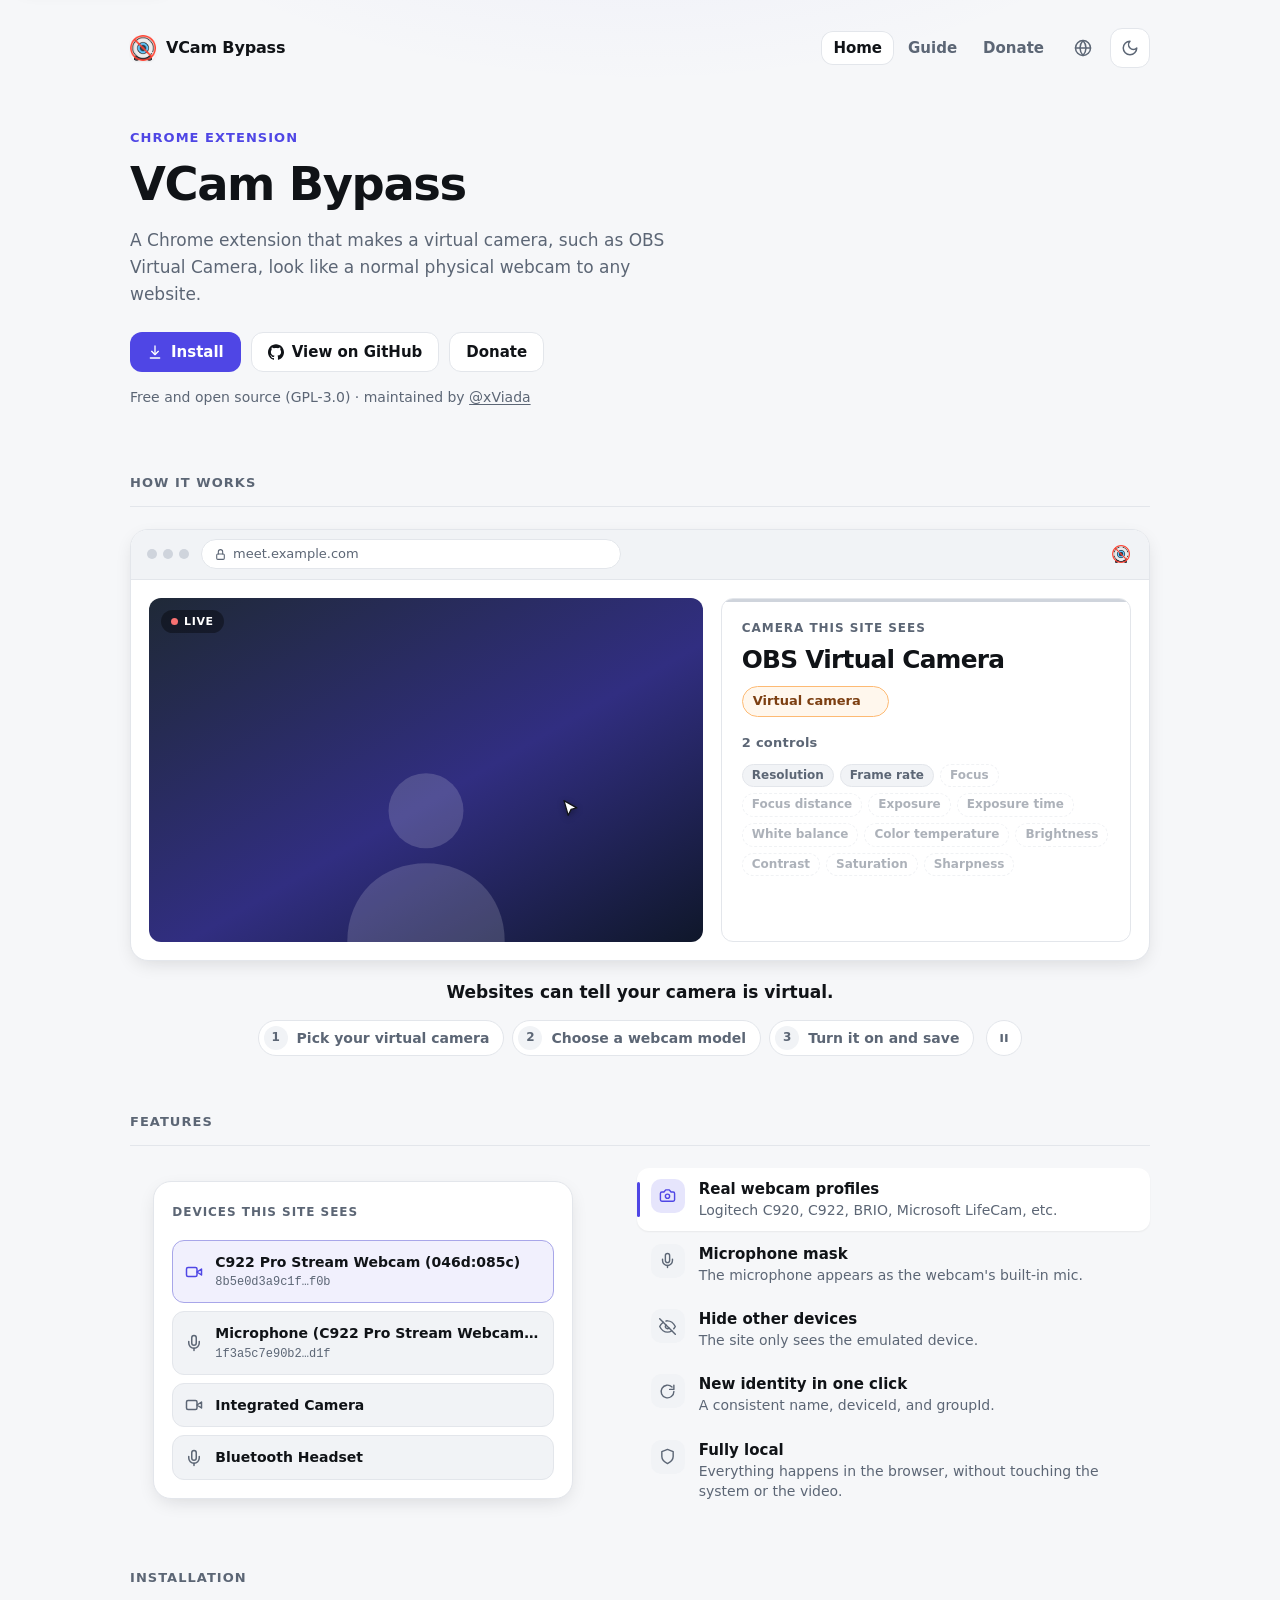
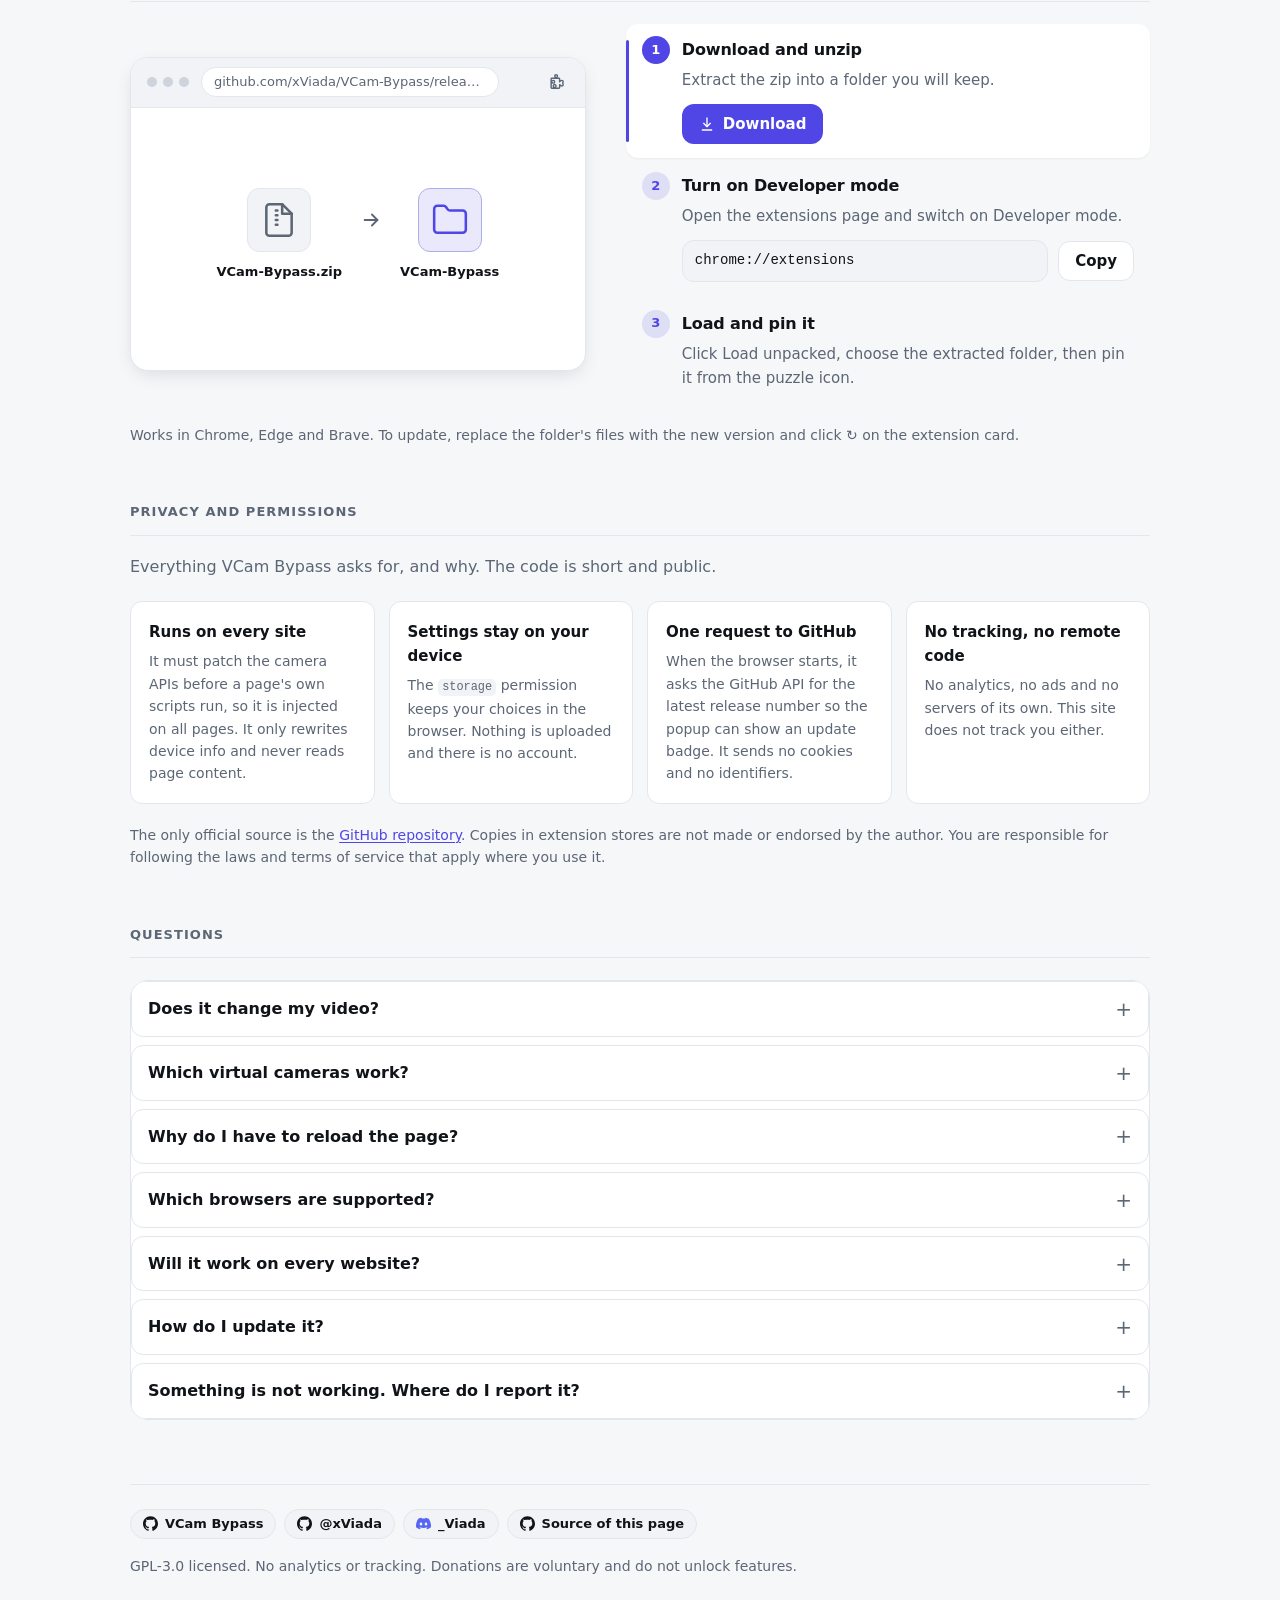
<file: index.html>
<!DOCTYPE html>
<html lang="en">
<head>
  <meta charset="utf-8">
  <meta name="viewport" content="width=device-width, initial-scale=1">
  <title>VCam Bypass</title>
  <meta name="description" content="A Chrome extension that makes any virtual camera appear to a website as a normal physical webcam.">
  <meta name="color-scheme" content="light dark">
  <meta name="theme-color" content="#ffffff" media="(prefers-color-scheme: light)">
  <meta name="theme-color" content="#0b0d10" media="(prefers-color-scheme: dark)">

  <link rel="canonical" href="https://xviada.github.io/VCam-Bypass/">
  <link rel="alternate" hreflang="en" href="https://xviada.github.io/VCam-Bypass/">
  <link rel="alternate" hreflang="es" href="https://xviada.github.io/VCam-Bypass/es/">
  <link rel="alternate" hreflang="pt-BR" href="https://xviada.github.io/VCam-Bypass/pt/">
  <link rel="alternate" hreflang="x-default" href="https://xviada.github.io/VCam-Bypass/">
  <meta property="og:type" content="website">
  <meta property="og:site_name" content="VCam Bypass">
  <meta property="og:url" content="https://xviada.github.io/VCam-Bypass/">
  <meta property="og:title" content="VCam Bypass">
  <meta property="og:description" content="A Chrome extension that makes any virtual camera appear to a website as a normal physical webcam.">
  <meta property="og:image" content="https://xviada.github.io/VCam-Bypass/assets/og-image.png">
  <meta property="og:image:width" content="1200">
  <meta property="og:image:height" content="630">
  <meta property="og:image:alt" content="VCam Bypass: virtual camera in, physical webcam out.">
  <meta name="twitter:card" content="summary_large_image">
  <meta name="twitter:image" content="https://xviada.github.io/VCam-Bypass/assets/og-image.png">

  <script type="application/ld+json">
  {
    "@context": "https://schema.org",
    "@type": "SoftwareApplication",
    "name": "VCam Bypass",
    "description": "A Chrome extension that makes any virtual camera appear to a website as a normal physical webcam.",
    "applicationCategory": "BrowserApplication",
    "operatingSystem": "Chrome, Edge, Brave",
    "url": "https://xviada.github.io/VCam-Bypass/",
    "license": "https://www.gnu.org/licenses/gpl-3.0.html",
    "codeRepository": "https://github.com/xViada/VCam-Bypass",
    "author": { "@type": "Person", "name": "xViada", "url": "https://github.com/xViada" },
    "offers": { "@type": "Offer", "price": "0", "priceCurrency": "USD" }
  }
  </script>

  <link rel="icon" href="assets/favicon.png" type="image/png">
  <link rel="stylesheet" href="assets/css/styles.css">

  <script>
    (function () {
      try {
        var saved = localStorage.getItem('funding-theme');
        if (saved === 'dark' || saved === 'light') {
          document.documentElement.setAttribute('data-theme', saved);
        }
      } catch (e) {}
    })();
  </script>
</head>
<body>
  <a class="skip-link" href="#main">Skip to content</a>

  <div class="page">
    <header class="topbar">
      <a class="brand" href="./">
        <img class="brand-mark" src="assets/favicon.png" alt="" width="26" height="26">
        <span class="brand-text">VCam Bypass</span>
      </a>
      <div class="topbar-actions">
        <nav class="nav" aria-label="Primary">
          <a href="./" aria-current="page">Home</a>
          <a href="guide/">Guide</a>
          <a href="donate/">Donate</a>
        </nav>
        <details class="lang"><summary aria-label="Language"><svg xmlns="http://www.w3.org/2000/svg" viewBox="0 0 24 24" fill="none" stroke="currentColor" stroke-width="2" stroke-linecap="round" stroke-linejoin="round" aria-hidden="true" focusable="false"><circle cx="12" cy="12" r="10"/><path d="M2 12h20"/><path d="M12 2a15.3 15.3 0 0 1 4 10 15.3 15.3 0 0 1-4 10 15.3 15.3 0 0 1-4-10 15.3 15.3 0 0 1 4-10z"/></svg></summary><div class="lang-menu"><a href="./" hreflang="en" lang="en" aria-current="true">English</a><a href="es/" hreflang="es" lang="es">Español</a><a href="pt/" hreflang="pt-BR" lang="pt-BR">Português</a></div></details>
        <button type="button" class="icon-button" id="theme-toggle" aria-label="Toggle theme" hidden>
          <span class="icon" id="theme-icon" aria-hidden="true"></span>
        </button>
      </div>
    </header>

    <main id="main">
      <section class="hero">
        <p class="eyebrow">Chrome extension</p>
        <h1 class="hero-title">VCam Bypass</h1>
        <p class="hero-lede">
          A Chrome extension that makes a virtual camera, such as OBS Virtual Camera, look like a normal physical webcam to any website.
        </p>
        <div class="hero-actions">
          <a class="button button-primary" href="#install">
            <span class="icon" aria-hidden="true"><svg xmlns="http://www.w3.org/2000/svg" viewBox="0 0 24 24" fill="none" stroke="currentColor" stroke-width="2" stroke-linecap="round" stroke-linejoin="round" aria-hidden="true" focusable="false"><path d="M12 3v12"/><path d="m7 11 5 5 5-5"/><path d="M5 21h14"/></svg></span>
            Install
          </a>
          <a class="button button-ghost" href="https://github.com/xViada/VCam-Bypass" target="_blank" rel="noopener noreferrer">
            <span class="icon" aria-hidden="true">
              <svg xmlns="http://www.w3.org/2000/svg" viewBox="0 0 24 24" fill="currentColor" aria-hidden="true" focusable="false"><path d="M12 .297c-6.63 0-12 5.373-12 12 0 5.303 3.438 9.8 8.205 11.385.6.113.82-.258.82-.577 0-.285-.01-1.04-.015-2.04-3.338.724-4.042-1.61-4.042-1.61C4.422 18.07 3.633 17.7 3.633 17.7c-1.087-.744.084-.729.084-.729 1.205.084 1.838 1.236 1.838 1.236 1.07 1.835 2.809 1.305 3.495.998.108-.776.417-1.305.76-1.605-2.665-.3-5.466-1.332-5.466-5.93 0-1.31.465-2.38 1.235-3.22-.135-.303-.54-1.523.105-3.176 0 0 1.005-.322 3.3 1.23.96-.267 1.98-.399 3-.405 1.02.006 2.04.138 3 .405 2.28-1.552 3.285-1.23 3.285-1.23.645 1.653.24 2.873.12 3.176.765.84 1.23 1.91 1.23 3.22 0 4.61-2.805 5.625-5.475 5.92.42.36.81 1.096.81 2.22 0 1.606-.015 2.896-.015 3.286 0 .315.21.69.825.57C20.565 22.092 24 17.592 24 12.297c0-6.627-5.373-12-12-12"/></svg>
            </span>
            View on GitHub<span class="hero-stars" id="hero-stars" hidden></span>
          </a>
          <a class="button button-ghost" href="donate/">Donate</a>
        </div>
        <p class="hero-meta">Free and open source (GPL-3.0) · <span id="hero-version" hidden>version <span data-release-version></span> · </span>maintained by <a href="https://github.com/xViada" target="_blank" rel="noopener noreferrer">@xViada</a></p>
      </section>

      <section class="section" id="how-it-works" aria-labelledby="how-it-works-title">
        <h2 class="section-title" id="how-it-works-title">How it works</h2>
        <div class="demo" id="demo" data-scene="before">
          <div class="browser" role="img" aria-label="Animation: a video call site detects OBS Virtual Camera with 2 controls. In the VCam Bypass popup the user selects OBS Virtual Camera as the target webcam, chooses the Logitech C920 model, turns the extension on and saves. The site now sees HD Pro Webcam C920, a physical webcam with 12 controls, while the video stays the same.">
            <div class="browser-bar">
              <span class="browser-dots" aria-hidden="true"><i></i><i></i><i></i></span>
              <span class="browser-address">
                <svg xmlns="http://www.w3.org/2000/svg" viewBox="0 0 24 24" fill="none" stroke="currentColor" stroke-width="2" stroke-linecap="round" stroke-linejoin="round" aria-hidden="true" focusable="false"><rect x="5" y="11" width="14" height="10" rx="2"/><path d="M8 11V7a4 4 0 0 1 8 0v4"/></svg>
                meet.example.com
              </span>
              <span class="browser-ext" data-demo-target="ext">
                <img src="assets/favicon.png" alt="" width="18" height="18">
              </span>
            </div>

            <div class="browser-page">
              <div class="call-video">
                <svg class="call-person" viewBox="0 0 160 120" aria-hidden="true" focusable="false"><circle cx="80" cy="50" r="20"/><path d="M38 120c0-26 19-42 42-42s42 16 42 42z"/></svg>
                <span class="call-live"><i></i>Live</span>
                <span class="call-note">Your video is never touched</span>
              </div>

              <div class="device">
                <p class="device-kicker">Camera this site sees</p>
                <p class="device-name">
                  <span class="device-swap is-before">OBS Virtual Camera</span>
                  <span class="device-swap is-after">HD Pro Webcam C920</span>
                </p>
                <p class="device-status">
                  <span class="device-swap is-before">Virtual camera</span>
                  <span class="device-swap is-after">Physical webcam</span>
                </p>
                <p class="device-count"><span id="demo-count">2</span> controls</p>
                <ul class="device-controls">
                  <li>Resolution</li>
                  <li>Frame rate</li>
                  <li class="is-extra" style="--i: 0">Focus</li>
                  <li class="is-extra" style="--i: 1">Focus distance</li>
                  <li class="is-extra" style="--i: 2">Exposure</li>
                  <li class="is-extra" style="--i: 3">Exposure time</li>
                  <li class="is-extra" style="--i: 4">White balance</li>
                  <li class="is-extra" style="--i: 5">Color temperature</li>
                  <li class="is-extra" style="--i: 6">Brightness</li>
                  <li class="is-extra" style="--i: 7">Contrast</li>
                  <li class="is-extra" style="--i: 8">Saturation</li>
                  <li class="is-extra" style="--i: 9">Sharpness</li>
                </ul>
              </div>
            </div>

            <div class="vp" aria-hidden="true">
              <div class="vp-header">
                <img src="assets/favicon.png" alt="" width="30" height="30">
                <div class="vp-header-text">
                  <div class="vp-h1">VCam Bypass</div>
                  <p>Rewrites the device info exposed</p>
                </div>
                <div class="vp-header-actions">
                  <span class="vp-switch" data-demo-target="switch"><span class="vp-slider"></span></span>
                </div>
              </div>

              <div class="vp-card">
                <div class="vp-card-title">
                  <svg xmlns="http://www.w3.org/2000/svg" width="13" height="13" viewBox="0 0 24 24" fill="none" stroke="currentColor" stroke-width="2" stroke-linecap="round" stroke-linejoin="round"><path d="m22 8-6 4 6 4V8Z"/><rect width="14" height="12" x="2" y="6" rx="2" ry="2"/></svg>
                  Camera
                </div>
                <div class="vp-row">
                  <div class="vp-label">Target webcam</div>
                  <div class="vp-select" data-demo-target="target" data-demo-menu="target">
                    <span class="vp-value" data-empty="Select a webcam" data-full="OBS Virtual Camera"></span>
                  </div>
                  <ul class="vp-menu" data-menu="target">
                    <li>Select a webcam</li>
                    <li>Integrated Camera</li>
                    <li data-demo-target="target-pick">OBS Virtual Camera</li>
                  </ul>
                </div>
                <div class="vp-row">
                  <div class="vp-label">Emulated model (capabilities)</div>
                  <div class="vp-select" data-demo-target="model" data-demo-menu="model">
                    <span class="vp-value" data-empty="Generic webcam" data-full="Logitech C920 (1080p)"></span>
                  </div>
                  <ul class="vp-menu" data-menu="model">
                    <li>Generic webcam</li>
                    <li data-demo-target="model-pick">Logitech C920 (1080p)</li>
                    <li>Logitech C922 Pro (1080p/720p60)</li>
                    <li>Logitech BRIO (4K)</li>
                    <li>Microsoft LifeCam HD-3000 (720p)</li>
                  </ul>
                </div>
              </div>

              <div class="vp-actions">
                <span class="vp-save" data-demo-target="save">Save changes</span>
              </div>
              <div class="vp-status">Saved. Reload the page to apply.</div>

              <p class="vp-gh-link">
                <svg xmlns="http://www.w3.org/2000/svg" width="12" height="12" viewBox="0 0 24 24" fill="currentColor"><path d="M12 0C5.37 0 0 5.37 0 12c0 5.3 3.438 9.8 8.205 11.385.6.113.82-.258.82-.577 0-.285-.01-1.04-.015-2.04-3.338.724-4.042-1.61-4.042-1.61-.546-1.385-1.335-1.755-1.335-1.755-1.087-.744.084-.729.084-.729 1.205.084 1.838 1.236 1.838 1.236 1.07 1.835 2.809 1.305 3.495.998.108-.776.417-1.305.76-1.605-2.665-.3-5.466-1.332-5.466-5.93 0-1.31.465-2.38 1.235-3.22-.135-.303-.54-1.523.105-3.176 0 0 1.005-.322 3.3 1.23.96-.267 1.98-.399 3-.405 1.02.006 2.04.138 3 .405 2.28-1.552 3.285-1.23 3.285-1.23.645 1.653.24 2.873.12 3.176.765.84 1.23 1.91 1.23 3.22 0 4.61-2.805 5.625-5.475 5.92.42.36.81 1.096.81 2.22 0 1.606-.015 2.896-.015 3.286 0 .315.21.69.825.57C20.565 21.795 24 17.295 24 12c0-6.63-5.37-12-12-12z"/></svg>
                VCam Bypass by xViada
              </p>
            </div>

            <span class="demo-cursor" aria-hidden="true"><svg viewBox="0 0 24 24" focusable="false"><path d="M5 3l14 8-6.2 1.6L9.6 19z"/></svg></span>
          </div>

          <p class="demo-caption" id="demo-caption" aria-live="polite"></p>

          <div class="demo-controls">
            <ol class="demo-steps">
              <li><button type="button" class="demo-step" data-step="1"><span class="demo-step-num">1</span>Pick your virtual camera</button></li>
              <li><button type="button" class="demo-step" data-step="2"><span class="demo-step-num">2</span>Choose a webcam model</button></li>
              <li><button type="button" class="demo-step" data-step="3"><span class="demo-step-num">3</span>Turn it on and save</button></li>
            </ol>
            <button type="button" class="icon-button demo-pause" id="demo-pause" aria-label="Pause animation" aria-pressed="false" hidden>
              <svg class="icon-pause" xmlns="http://www.w3.org/2000/svg" viewBox="0 0 24 24" fill="currentColor" aria-hidden="true" focusable="false"><rect x="6" y="5" width="4" height="14" rx="1"/><rect x="14" y="5" width="4" height="14" rx="1"/></svg>
              <svg class="icon-play" xmlns="http://www.w3.org/2000/svg" viewBox="0 0 24 24" fill="currentColor" aria-hidden="true" focusable="false"><path d="M8 5.5v13a1 1 0 0 0 1.5.86l10.5-6.5a1 1 0 0 0 0-1.72L9.5 4.64A1 1 0 0 0 8 5.5z"/></svg>
            </button>
          </div>
        </div>
      </section>

      <section class="section" id="features" aria-labelledby="features-title">
        <h2 class="section-title" id="features-title">Features</h2>
        <div class="feat" id="feat" data-feature="profiles">
          <div class="feat-visual" aria-hidden="true">
            <div class="feat-card">
              <div class="feat-card-head">
                <span>Devices this site sees</span>
                <span class="feat-badge feat-badge-local">
                  <svg xmlns="http://www.w3.org/2000/svg" viewBox="0 0 24 24" fill="none" stroke="currentColor" stroke-width="2" stroke-linecap="round" stroke-linejoin="round" focusable="false"><path d="M12 22s8-4 8-10V5l-8-3-8 3v7c0 6 8 10 8 10z"/></svg>
                  Local only
                </span>
              </div>
              <ul class="feat-rows">
                <li class="feat-row" data-row="camera">
                  <svg xmlns="http://www.w3.org/2000/svg" viewBox="0 0 24 24" fill="none" stroke="currentColor" stroke-width="2" stroke-linecap="round" stroke-linejoin="round" focusable="false"><path d="m22 8-6 4 6 4V8Z"/><rect width="14" height="12" x="2" y="6" rx="2"/></svg>
                  <span class="feat-row-text">
                    <span class="feat-row-label" id="feat-cam-label">HD Pro Webcam C920 (046d:082d)</span>
                    <span class="feat-row-id" id="feat-cam-id">8b5e0d3a9c1f…f0b</span>
                  </span>
                </li>
                <li class="feat-row" data-row="mic">
                  <svg xmlns="http://www.w3.org/2000/svg" viewBox="0 0 24 24" fill="none" stroke="currentColor" stroke-width="2" stroke-linecap="round" stroke-linejoin="round" focusable="false"><path d="M12 2a3 3 0 0 0-3 3v7a3 3 0 0 0 6 0V5a3 3 0 0 0-3-3z"/><path d="M19 10v2a7 7 0 0 1-14 0v-2"/><path d="M12 19v3"/></svg>
                  <span class="feat-row-text">
                    <span class="feat-row-label" id="feat-mic-label" data-real="Microphone (Realtek Audio)">Microphone (HD Pro Webcam C920) (046d:082d)</span>
                    <span class="feat-row-id" id="feat-mic-id">1f3a5c7e90b2…d1f</span>
                  </span>
                </li>
                <li class="feat-row feat-row-other" data-row="other">
                  <svg xmlns="http://www.w3.org/2000/svg" viewBox="0 0 24 24" fill="none" stroke="currentColor" stroke-width="2" stroke-linecap="round" stroke-linejoin="round" focusable="false"><path d="m22 8-6 4 6 4V8Z"/><rect width="14" height="12" x="2" y="6" rx="2"/></svg>
                  <span class="feat-row-text"><span class="feat-row-label">Integrated Camera</span></span>
                </li>
                <li class="feat-row feat-row-other" data-row="other">
                  <svg xmlns="http://www.w3.org/2000/svg" viewBox="0 0 24 24" fill="none" stroke="currentColor" stroke-width="2" stroke-linecap="round" stroke-linejoin="round" focusable="false"><path d="M12 2a3 3 0 0 0-3 3v7a3 3 0 0 0 6 0V5a3 3 0 0 0-3-3z"/><path d="M19 10v2a7 7 0 0 1-14 0v-2"/><path d="M12 19v3"/></svg>
                  <span class="feat-row-text"><span class="feat-row-label">Bluetooth Headset</span></span>
                </li>
              </ul>
            </div>
          </div>

          <ul class="feat-list">
            <li><button type="button" class="feat-item" data-feature="profiles">
              <span class="feat-icon" aria-hidden="true"><svg xmlns="http://www.w3.org/2000/svg" viewBox="0 0 24 24" fill="none" stroke="currentColor" stroke-width="2" stroke-linecap="round" stroke-linejoin="round" focusable="false"><path d="M14.5 4h-5L7 7H4a2 2 0 0 0-2 2v9a2 2 0 0 0 2 2h16a2 2 0 0 0 2-2V9a2 2 0 0 0-2-2h-3l-2.5-3z"/><circle cx="12" cy="13" r="3"/></svg></span>
              <span class="feat-copy"><strong>Real webcam profiles</strong><span>Logitech C920, C922, BRIO, Microsoft LifeCam, etc.</span></span>
            </button></li>
            <li><button type="button" class="feat-item" data-feature="mic">
              <span class="feat-icon" aria-hidden="true"><svg xmlns="http://www.w3.org/2000/svg" viewBox="0 0 24 24" fill="none" stroke="currentColor" stroke-width="2" stroke-linecap="round" stroke-linejoin="round" focusable="false"><path d="M12 2a3 3 0 0 0-3 3v7a3 3 0 0 0 6 0V5a3 3 0 0 0-3-3z"/><path d="M19 10v2a7 7 0 0 1-14 0v-2"/><path d="M12 19v3"/></svg></span>
              <span class="feat-copy"><strong>Microphone mask</strong><span>The microphone appears as the webcam's built-in mic.</span></span>
            </button></li>
            <li><button type="button" class="feat-item" data-feature="hide">
              <span class="feat-icon" aria-hidden="true"><svg xmlns="http://www.w3.org/2000/svg" viewBox="0 0 24 24" fill="none" stroke="currentColor" stroke-width="2" stroke-linecap="round" stroke-linejoin="round" focusable="false"><path d="M17.94 17.94A10.07 10.07 0 0 1 12 20c-7 0-11-8-11-8a18.45 18.45 0 0 1 5.06-5.94"/><path d="M9.9 4.24A9.12 9.12 0 0 1 12 4c7 0 11 8 11 8a18.5 18.5 0 0 1-2.16 3.19"/><path d="M1 1l22 22"/><path d="M14.12 14.12a3 3 0 1 1-4.24-4.24"/></svg></span>
              <span class="feat-copy"><strong>Hide other devices</strong><span>The site only sees the emulated device.</span></span>
            </button></li>
            <li><button type="button" class="feat-item" data-feature="identity">
              <span class="feat-icon" aria-hidden="true"><svg xmlns="http://www.w3.org/2000/svg" viewBox="0 0 24 24" fill="none" stroke="currentColor" stroke-width="2" stroke-linecap="round" stroke-linejoin="round" focusable="false"><path d="M21 12a9 9 0 1 1-2.64-6.36"/><path d="M21 3v6h-6"/></svg></span>
              <span class="feat-copy"><strong>New identity in one click</strong><span>A consistent name, deviceId, and groupId.</span></span>
            </button></li>
            <li><button type="button" class="feat-item" data-feature="local">
              <span class="feat-icon" aria-hidden="true"><svg xmlns="http://www.w3.org/2000/svg" viewBox="0 0 24 24" fill="none" stroke="currentColor" stroke-width="2" stroke-linecap="round" stroke-linejoin="round" focusable="false"><path d="M12 22s8-4 8-10V5l-8-3-8 3v7c0 6 8 10 8 10z"/></svg></span>
              <span class="feat-copy"><strong>Fully local</strong><span>Everything happens in the browser, without touching the system or the video.</span></span>
            </button></li>
          </ul>
        </div>
      </section>

      <section class="section" id="install" aria-labelledby="install-title">
        <h2 class="section-title" id="install-title">Installation</h2>
        <div class="inst" id="inst" data-step="1">
          <div class="inst-visual" aria-hidden="true">
            <div class="browser inst-browser">
              <div class="browser-bar">
                <span class="browser-dots"><i></i><i></i><i></i></span>
                <span class="browser-address">
                  <span class="inst-addr inst-addr-release">github.com/xViada/VCam-Bypass/releases</span>
                  <span class="inst-addr inst-addr-ext">chrome://extensions</span>
                </span>
                <span class="inst-toolbar">
                  <span class="inst-pinned"><img src="assets/favicon.png" alt="" width="18" height="18"></span>
                  <span class="inst-puzzle">
                    <svg xmlns="http://www.w3.org/2000/svg" viewBox="0 0 24 24" fill="none" stroke="currentColor" stroke-width="2" stroke-linecap="round" stroke-linejoin="round" focusable="false"><path d="M19.44 12.33c.36-.36.56-.85.56-1.37 0-1.07-.87-1.94-1.94-1.94-.52 0-1.01.2-1.37.56L15 11V7a1 1 0 0 0-1-1h-4l1.41-1.69c.36-.36.56-.85.56-1.37C11.97 1.87 11.1 1 10.03 1S8.09 1.87 8.09 2.94c0 .52.2 1.01.56 1.37L10 6H4a1 1 0 0 0-1 1v4l1.69-1.41c.36-.36.85-.56 1.37-.56 1.07 0 1.94.87 1.94 1.94S7.13 12.91 6.06 12.91c-.52 0-1.01-.2-1.37-.56L3 11v8a1 1 0 0 0 1 1h4l-1.41-1.69a1.94 1.94 0 1 1 2.75 0L8 20h6a1 1 0 0 0 1-1v-4l1.69 1.41c.36.36.85.56 1.37.56 1.07 0 1.94-.87 1.94-1.94 0-.52-.2-1.01-.56-1.37z"/></svg>
                  </span>
                </span>
              </div>

              <div class="inst-page">
                <div class="inst-files">
                  <div class="inst-file">
                    <svg xmlns="http://www.w3.org/2000/svg" viewBox="0 0 24 24" fill="none" stroke="currentColor" stroke-width="1.6" stroke-linecap="round" stroke-linejoin="round" focusable="false"><path d="M14 2H6a2 2 0 0 0-2 2v16a2 2 0 0 0 2 2h12a2 2 0 0 0 2-2V8z"/><path d="M14 2v6h6"/><path d="M10 6h1M10 9h1M10 12h1M10 15h1"/></svg>
                    <span data-release-file>VCam-Bypass.zip</span>
                  </div>
                  <svg class="inst-arrow" xmlns="http://www.w3.org/2000/svg" viewBox="0 0 24 24" fill="none" stroke="currentColor" stroke-width="2" stroke-linecap="round" stroke-linejoin="round" focusable="false"><path d="M5 12h14"/><path d="m13 6 6 6-6 6"/></svg>
                  <div class="inst-file inst-folder">
                    <svg xmlns="http://www.w3.org/2000/svg" viewBox="0 0 24 24" fill="none" stroke="currentColor" stroke-width="1.6" stroke-linecap="round" stroke-linejoin="round" focusable="false"><path d="M4 20h16a2 2 0 0 0 2-2V8a2 2 0 0 0-2-2h-7.93a2 2 0 0 1-1.66-.9l-.82-1.2A2 2 0 0 0 7.93 3H4a2 2 0 0 0-2 2v13c0 1.1.9 2 2 2z"/></svg>
                    <span data-release-folder>VCam-Bypass</span>
                  </div>
                </div>

                <div class="inst-ext">
                  <div class="xp-head">
                    <span class="xp-title">Extensions</span>
                    <span class="xp-search"></span>
                    <span class="xp-dev">Developer mode <span class="xp-toggle xp-dev-toggle"></span></span>
                  </div>
                  <div class="xp-tools">
                    <span class="xp-tool xp-load">Load unpacked</span>
                    <span class="xp-tool">Pack extension</span>
                    <span class="xp-tool">Update</span>
                  </div>
                  <div class="xp-cards">
                    <div class="xp-card xp-card-other">
                      <div class="xp-card-top"><span class="xp-icon"></span><span class="xp-lines"><i></i><i></i></span></div>
                      <div class="xp-card-foot"><span class="xp-link">Details</span><span class="xp-link">Remove</span><span class="xp-toggle is-on"></span></div>
                    </div>
                    <div class="xp-card xp-card-vcam">
                      <div class="xp-card-top">
                        <img src="assets/favicon.png" alt="" width="32" height="32">
                        <span class="xp-card-text">
                          <span class="xp-name">VCam Bypass <span class="xp-version" data-release-version></span></span>
                          <span class="xp-desc">Makes any virtual camera appear in the browser as a physical webcam.</span>
                        </span>
                      </div>
                      <div class="xp-card-foot">
                        <span class="xp-link">Details</span><span class="xp-link">Remove</span>
                        <svg class="xp-reload" xmlns="http://www.w3.org/2000/svg" viewBox="0 0 24 24" fill="none" stroke="currentColor" stroke-width="2" stroke-linecap="round" stroke-linejoin="round" focusable="false"><path d="M21 12a9 9 0 1 1-2.64-6.36"/><path d="M21 3v6h-6"/></svg>
                        <span class="xp-toggle is-on"></span>
                      </div>
                    </div>
                  </div>
                </div>
              </div>

              <div class="xp-menu">
                <div class="xp-menu-title">Extensions</div>
                <div class="xp-menu-row">
                  <img src="assets/favicon.png" alt="" width="16" height="16">
                  <span>VCam Bypass</span>
                  <svg class="xp-pin" xmlns="http://www.w3.org/2000/svg" viewBox="0 0 24 24" fill="none" stroke="currentColor" stroke-width="2" stroke-linecap="round" stroke-linejoin="round" focusable="false"><path d="M12 17v5"/><path d="M9 10.76a2 2 0 0 1-1.11 1.79l-1.78.9A2 2 0 0 0 5 15.24V16a1 1 0 0 0 1 1h12a1 1 0 0 0 1-1v-.76a2 2 0 0 0-1.11-1.79l-1.78-.9A2 2 0 0 1 15 10.76V7a1 1 0 0 1 1-1 2 2 0 0 0 0-4H8a2 2 0 0 0 0 4 1 1 0 0 1 1 1z"/></svg>
                </div>
              </div>
            </div>
          </div>

          <ol class="inst-list">
            <li class="inst-item" data-step="1">
              <button type="button" class="inst-head"><span class="inst-num">1</span>Download and unzip</button>
              <div class="inst-body">
                <p>Extract the zip into a folder you will keep.</p>
                <a class="button button-primary" id="download-latest" href="https://github.com/xViada/VCam-Bypass/releases/latest/download/VCam-Bypass.zip" target="_blank" rel="noopener noreferrer">
                  <span class="icon" aria-hidden="true"><svg xmlns="http://www.w3.org/2000/svg" viewBox="0 0 24 24" fill="none" stroke="currentColor" stroke-width="2" stroke-linecap="round" stroke-linejoin="round" focusable="false"><path d="M12 3v12"/><path d="m7 11 5 5 5-5"/><path d="M5 21h14"/></svg></span>
                  <span id="download-label">Download</span>
                </a>
              </div>
            </li>
            <li class="inst-item" data-step="2">
              <button type="button" class="inst-head"><span class="inst-num">2</span>Turn on Developer mode</button>
              <div class="inst-body">
                <p>Open the extensions page and switch on Developer mode.</p>
                <div class="code-copy">
                  <pre class="code-copy-block"><code>chrome://extensions</code></pre>
                  <button type="button" class="button button-ghost" id="copy-extensions" hidden>Copy</button>
                </div>
              </div>
            </li>
            <li class="inst-item" data-step="3">
              <button type="button" class="inst-head"><span class="inst-num">3</span>Load and pin it</button>
              <div class="inst-body">
                <p>Click Load unpacked, choose the extracted folder, then pin it from the puzzle icon.</p>
              </div>
            </li>
          </ol>
        </div>
        <p class="inst-note">Works in Chrome, Edge and Brave. To update, replace the folder's files with the new version and click <span aria-hidden="true">↻</span><span class="visually-hidden">reload</span> on the extension card.</p>
      </section>
      <section class="section" id="privacy" aria-labelledby="privacy-title">
        <h2 class="section-title" id="privacy-title">Privacy and permissions</h2>
        <p class="section-lede">Everything VCam Bypass asks for, and why. The code is short and public.</p>
        <ul class="facts">
          <li class="fact">
            <h3>Runs on every site</h3>
            <p>It must patch the camera APIs before a page's own scripts run, so it is injected on all pages. It only rewrites device info and never reads page content.</p>
          </li>
          <li class="fact">
            <h3>Settings stay on your device</h3>
            <p>The <code>storage</code> permission keeps your choices in the browser. Nothing is uploaded and there is no account.</p>
          </li>
          <li class="fact">
            <h3>One request to GitHub</h3>
            <p>When the browser starts, it asks the GitHub API for the latest release number so the popup can show an update badge. It sends no cookies and no identifiers.</p>
          </li>
          <li class="fact">
            <h3>No tracking, no remote code</h3>
            <p>No analytics, no ads and no servers of its own. This site does not track you either.</p>
          </li>
        </ul>
        <p class="inst-note">The only official source is the <a href="https://github.com/xViada/VCam-Bypass" target="_blank" rel="noopener noreferrer">GitHub repository</a>. Copies in extension stores are not made or endorsed by the author. You are responsible for following the laws and terms of service that apply where you use it.</p>
      </section>

      <section class="section" id="faq" aria-labelledby="faq-title">
        <h2 class="section-title" id="faq-title">Questions</h2>
        <div class="faq">
          <details>
            <summary>Does it change my video?</summary>
            <p>No. It only rewrites the device information the browser reports: name, IDs and capabilities. The stream keeps its real resolution and frame rate, so the video looks exactly as it does without the extension.</p>
          </details>
          <details>
            <summary>Which virtual cameras work?</summary>
            <p>Any virtual camera that shows up as a webcam in Chrome, such as OBS Virtual Camera, ManyCam, DroidCam, iVCam or Snap Camera. It must be installed and running before you pick it.</p>
          </details>
          <details>
            <summary>Why do I have to reload the page?</summary>
            <p>The mask is applied when a page starts loading. After installing the extension or changing a setting, reload the tab where you use the camera.</p>
          </details>
          <details>
            <summary>Which browsers are supported?</summary>
            <p>Chrome, Edge and Brave, or any Chromium browser that supports Manifest V3 extensions.</p>
          </details>
          <details>
            <summary>Will it work on every website?</summary>
            <p>It changes what the browser's camera APIs report to the page. A service that identifies virtual cameras in some other way, for example on its own servers or outside the browser, is out of its reach. Use the Test it button to check what a site sees.</p>
          </details>
          <details>
            <summary>How do I update it?</summary>
            <p>When a new release is out, the popup shows a badge. Replace the folder's files with the new version and click reload on the extension card.</p>
          </details>
          <details>
            <summary>Something is not working. Where do I report it?</summary>
            <p>Open an issue on <a href="https://github.com/xViada/VCam-Bypass/issues" target="_blank" rel="noopener noreferrer">GitHub</a> with your browser version, the virtual camera you use and what the Test it page shows.</p>
          </details>
        </div>
      </section>
    </main>

    <footer class="footer">
      <div class="chip-row" id="footer-links"><a class="chip chip-github" href="https://github.com/xViada/VCam-Bypass" target="_blank" rel="noopener noreferrer"><span class="icon" aria-hidden="true"><svg xmlns="http://www.w3.org/2000/svg" viewBox="0 0 24 24" fill="currentColor" aria-hidden="true" focusable="false"><path d="M12 .297c-6.63 0-12 5.373-12 12 0 5.303 3.438 9.8 8.205 11.385.6.113.82-.258.82-.577 0-.285-.01-1.04-.015-2.04-3.338.724-4.042-1.61-4.042-1.61C4.422 18.07 3.633 17.7 3.633 17.7c-1.087-.744.084-.729.084-.729 1.205.084 1.838 1.236 1.838 1.236 1.07 1.835 2.809 1.305 3.495.998.108-.776.417-1.305.76-1.605-2.665-.3-5.466-1.332-5.466-5.93 0-1.31.465-2.38 1.235-3.22-.135-.303-.54-1.523.105-3.176 0 0 1.005-.322 3.3 1.23.96-.267 1.98-.399 3-.405 1.02.006 2.04.138 3 .405 2.28-1.552 3.285-1.23 3.285-1.23.645 1.653.24 2.873.12 3.176.765.84 1.23 1.91 1.23 3.22 0 4.61-2.805 5.625-5.475 5.92.42.36.81 1.096.81 2.22 0 1.606-.015 2.896-.015 3.286 0 .315.21.69.825.57C20.565 22.092 24 17.592 24 12.297c0-6.627-5.373-12-12-12"></path></svg></span><span>VCam Bypass</span></a><a class="chip chip-github" href="https://github.com/xViada" target="_blank" rel="noopener noreferrer"><span class="icon" aria-hidden="true"><svg xmlns="http://www.w3.org/2000/svg" viewBox="0 0 24 24" fill="currentColor" aria-hidden="true" focusable="false"><path d="M12 .297c-6.63 0-12 5.373-12 12 0 5.303 3.438 9.8 8.205 11.385.6.113.82-.258.82-.577 0-.285-.01-1.04-.015-2.04-3.338.724-4.042-1.61-4.042-1.61C4.422 18.07 3.633 17.7 3.633 17.7c-1.087-.744.084-.729.084-.729 1.205.084 1.838 1.236 1.838 1.236 1.07 1.835 2.809 1.305 3.495.998.108-.776.417-1.305.76-1.605-2.665-.3-5.466-1.332-5.466-5.93 0-1.31.465-2.38 1.235-3.22-.135-.303-.54-1.523.105-3.176 0 0 1.005-.322 3.3 1.23.96-.267 1.98-.399 3-.405 1.02.006 2.04.138 3 .405 2.28-1.552 3.285-1.23 3.285-1.23.645 1.653.24 2.873.12 3.176.765.84 1.23 1.91 1.23 3.22 0 4.61-2.805 5.625-5.475 5.92.42.36.81 1.096.81 2.22 0 1.606-.015 2.896-.015 3.286 0 .315.21.69.825.57C20.565 22.092 24 17.592 24 12.297c0-6.627-5.373-12-12-12"></path></svg></span><span>@xViada</span></a><a class="chip chip-discord" href="https://discordapp.com/users/675421408612057089" target="_blank" rel="noopener noreferrer"><span class="icon" aria-hidden="true"><svg xmlns="http://www.w3.org/2000/svg" viewBox="0 0 24 24" fill="currentColor" aria-hidden="true" focusable="false"><path d="M20.317 4.3698a19.7913 19.7913 0 0 0-4.8851-1.5152.0741.0741 0 0 0-.0785.0371c-.211.3753-.4447.8648-.6083 1.2495-1.8447-.2762-3.68-.2762-5.4868 0-.1636-.3933-.4058-.8742-.6177-1.2495a.077.077 0 0 0-.0785-.037 19.7363 19.7363 0 0 0-4.8852 1.515.0699.0699 0 0 0-.0321.0277C.5334 9.0458-.319 13.5799.0992 18.0578a.0824.0824 0 0 0 .0312.0561c2.0528 1.5076 4.0413 2.4228 5.9929 3.0294a.0777.0777 0 0 0 .0842-.0276c.4616-.6304.8731-1.2952 1.226-1.9942a.076.076 0 0 0-.0416-.1057c-.6528-.2476-1.2743-.5495-1.8722-.8923a.077.077 0 0 1-.0076-.1277c.1258-.0943.2517-.1923.3718-.2914a.0743.0743 0 0 1 .0776-.0105c3.9278 1.7933 8.18 1.7933 12.0614 0a.0739.0739 0 0 1 .0785.0095c.1202.099.246.1981.3728.2924a.077.077 0 0 1-.0066.1276 12.2986 12.2986 0 0 1-1.873.8914.0766.0766 0 0 0-.0407.1067c.3604.698.7719 1.3628 1.225 1.9932a.076.076 0 0 0 .0842.0286c1.961-.6067 3.9495-1.5219 6.0023-3.0294a.077.077 0 0 0 .0313-.0552c.5004-5.177-.8382-9.6739-3.5485-13.6604a.061.061 0 0 0-.0312-.0286zM8.02 15.3312c-1.1825 0-2.1569-1.0857-2.1569-2.419 0-1.3332.9555-2.4189 2.157-2.4189 1.2108 0 2.1757 1.0952 2.1568 2.419 0 1.3332-.9555 2.4189-2.1569 2.4189zm7.9748 0c-1.1825 0-2.1569-1.0857-2.1569-2.419 0-1.3332.9554-2.4189 2.1569-2.4189 1.2108 0 2.1757 1.0952 2.1568 2.419 0 1.3332-.946 2.4189-2.1568 2.4189Z"></path></svg></span><span>_Viada</span></a><a class="chip chip-github" href="https://github.com/xViada/VCam-Bypass/tree/gh-pages" target="_blank" rel="noopener noreferrer"><span class="icon" aria-hidden="true"><svg xmlns="http://www.w3.org/2000/svg" viewBox="0 0 24 24" fill="currentColor" aria-hidden="true" focusable="false"><path d="M12 .297c-6.63 0-12 5.373-12 12 0 5.303 3.438 9.8 8.205 11.385.6.113.82-.258.82-.577 0-.285-.01-1.04-.015-2.04-3.338.724-4.042-1.61-4.042-1.61C4.422 18.07 3.633 17.7 3.633 17.7c-1.087-.744.084-.729.084-.729 1.205.084 1.838 1.236 1.838 1.236 1.07 1.835 2.809 1.305 3.495.998.108-.776.417-1.305.76-1.605-2.665-.3-5.466-1.332-5.466-5.93 0-1.31.465-2.38 1.235-3.22-.135-.303-.54-1.523.105-3.176 0 0 1.005-.322 3.3 1.23.96-.267 1.98-.399 3-.405 1.02.006 2.04.138 3 .405 2.28-1.552 3.285-1.23 3.285-1.23.645 1.653.24 2.873.12 3.176.765.84 1.23 1.91 1.23 3.22 0 4.61-2.805 5.625-5.475 5.92.42.36.81 1.096.81 2.22 0 1.606-.015 2.896-.015 3.286 0 .315.21.69.825.57C20.565 22.092 24 17.592 24 12.297c0-6.627-5.373-12-12-12"></path></svg></span><span>Source of this page</span></a></div>
      <p id="footer-text">GPL-3.0 licensed. No analytics or tracking. Donations are voluntary and do not unlock features.</p>
    
    </footer>
  </div>

  <script src="assets/js/theme.js"></script>
  <script src="assets/js/demo.js"></script>
  <script>
    (function () {
      var copyButton = document.getElementById('copy-extensions');
      if (copyButton) {
        copyButton.hidden = false;
        var copyTimer;
        copyButton.addEventListener('click', function () {
          var text = 'chrome://extensions';
          var original = 'Copy';

          function copied() {
            window.clearTimeout(copyTimer);
            copyButton.textContent = 'Copied!';
            copyTimer = window.setTimeout(function () {
              copyButton.textContent = original;
            }, 1500);
          }

          function fallbackCopy() {
            var area = document.createElement('textarea');
            area.value = text;
            area.setAttribute('readonly', '');
            area.style.position = 'fixed';
            area.style.left = '-9999px';
            document.body.appendChild(area);
            area.select();
            var ok = false;
            try {
              ok = document.execCommand('copy');
            } catch (e) {}
            document.body.removeChild(area);
            if (ok) copied();
          }

          if (navigator.clipboard && window.isSecureContext) {
            navigator.clipboard.writeText(text).then(copied).catch(fallbackCopy);
          } else {
            fallbackCopy();
          }
        });
      }
    })();
  </script>
</body>
</html>
</file>
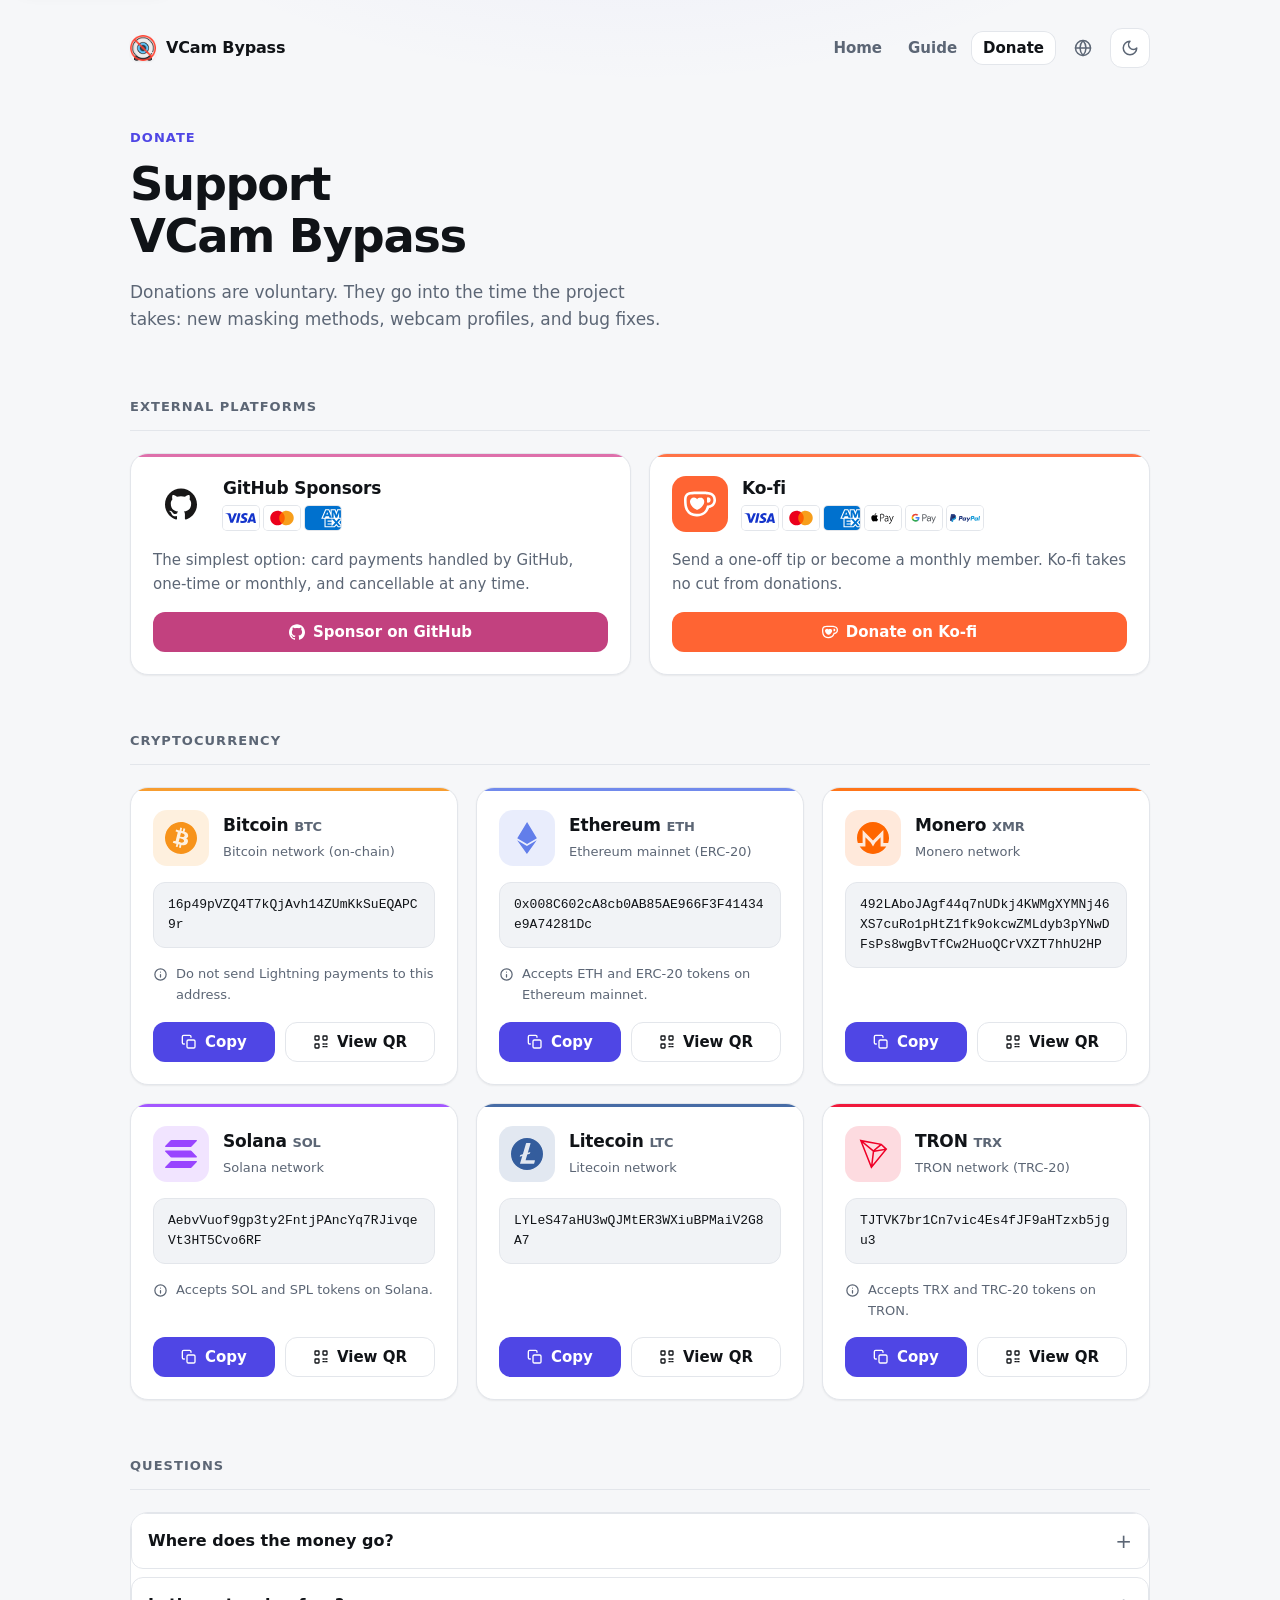
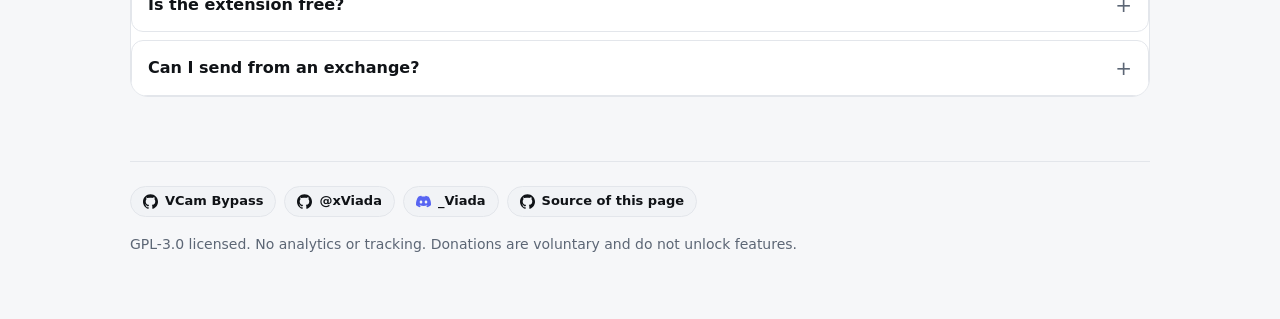
<file: donate/index.html>
<!DOCTYPE html>
<html lang="en">
<head>
  <meta charset="utf-8">
  <meta name="viewport" content="width=device-width, initial-scale=1">
  <title>Support VCam Bypass</title>
  <meta name="description" content="Ways to support VCam Bypass: GitHub Sponsors, Ko-fi and donations in Bitcoin, Ethereum, Monero, Solana, Litecoin, and TRON.">
  <meta name="color-scheme" content="light dark">
  <meta name="theme-color" content="#ffffff" media="(prefers-color-scheme: light)">
  <meta name="theme-color" content="#0b0d10" media="(prefers-color-scheme: dark)">

  <meta property="og:type" content="website">
  <meta property="og:title" content="Support VCam Bypass">
  <meta property="og:description" content="GitHub Sponsors, Ko-fi and donations in Bitcoin, Ethereum, Monero, Solana, Litecoin, and TRON.">
  <link rel="canonical" href="https://xviada.github.io/VCam-Bypass/donate/">
  <link rel="alternate" hreflang="en" href="https://xviada.github.io/VCam-Bypass/donate/">
  <link rel="alternate" hreflang="es" href="https://xviada.github.io/VCam-Bypass/es/donate/">
  <link rel="alternate" hreflang="pt-BR" href="https://xviada.github.io/VCam-Bypass/pt/donate/">
  <link rel="alternate" hreflang="x-default" href="https://xviada.github.io/VCam-Bypass/donate/">
  <meta property="og:url" content="https://xviada.github.io/VCam-Bypass/donate/">
  <meta property="og:image" content="https://xviada.github.io/VCam-Bypass/assets/og-image.png">
  <meta name="twitter:card" content="summary_large_image">
  <meta name="twitter:image" content="https://xviada.github.io/VCam-Bypass/assets/og-image.png">

  <link rel="icon" href="../assets/favicon.png" type="image/png">
  <link rel="stylesheet" href="../assets/css/styles.css">

  <script>
    (function () {
      try {
        var saved = localStorage.getItem('funding-theme');
        if (saved === 'dark' || saved === 'light') {
          document.documentElement.setAttribute('data-theme', saved);
        }
      } catch (e) {}
    })();
  </script>
</head>
<body>
  <a class="skip-link" href="#main">Skip to content</a>

  <div class="page">
    <header class="topbar">
      <a class="brand" href="../">
        <img class="brand-mark" src="../assets/favicon.png" alt="" width="26" height="26">
        <span class="brand-text" id="brand-text">VCam Bypass</span>
      </a>
      <div class="topbar-actions">
        <nav class="nav" aria-label="Primary">
          <a href="../">Home</a>
          <a href="../guide/">Guide</a>
          <a href="./" aria-current="page">Donate</a>
        </nav>
        <details class="lang"><summary aria-label="Language"><svg xmlns="http://www.w3.org/2000/svg" viewBox="0 0 24 24" fill="none" stroke="currentColor" stroke-width="2" stroke-linecap="round" stroke-linejoin="round" aria-hidden="true" focusable="false"><circle cx="12" cy="12" r="10"/><path d="M2 12h20"/><path d="M12 2a15.3 15.3 0 0 1 4 10 15.3 15.3 0 0 1-4 10 15.3 15.3 0 0 1-4-10 15.3 15.3 0 0 1 4-10z"/></svg></summary><div class="lang-menu"><a href="./" hreflang="en" lang="en" aria-current="true">English</a><a href="../es/donate/" hreflang="es" lang="es">Español</a><a href="../pt/donate/" hreflang="pt-BR" lang="pt-BR">Português</a></div></details>
        <button type="button" class="icon-button" id="theme-toggle" aria-label="Toggle theme" hidden>
          <span class="icon" id="theme-icon" aria-hidden="true"></span>
        </button>
      </div>
    </header>

    <main id="main">
      <section class="hero">
        <p class="eyebrow">Donate</p>
        <h1 class="hero-title" id="hero-title">Support VCam Bypass</h1>
        <p class="hero-lede" id="hero-summary">Donations are voluntary. They go into the time the project takes: new masking methods, webcam profiles, and bug fixes.</p>
      </section>

      <section class="section" id="platforms-section" aria-labelledby="platforms-title">
        <h2 class="section-title" id="platforms-title">External platforms</h2>
        <div class="grid" id="platforms"><article class="card card-sponsors"><div class="card-head"><span class="card-logo"><svg xmlns="http://www.w3.org/2000/svg" viewBox="0 0 24 24" fill="currentColor" aria-hidden="true" focusable="false"><path d="M12 .297c-6.63 0-12 5.373-12 12 0 5.303 3.438 9.8 8.205 11.385.6.113.82-.258.82-.577 0-.285-.01-1.04-.015-2.04-3.338.724-4.042-1.61-4.042-1.61C4.422 18.07 3.633 17.7 3.633 17.7c-1.087-.744.084-.729.084-.729 1.205.084 1.838 1.236 1.838 1.236 1.07 1.835 2.809 1.305 3.495.998.108-.776.417-1.305.76-1.605-2.665-.3-5.466-1.332-5.466-5.93 0-1.31.465-2.38 1.235-3.22-.135-.303-.54-1.523.105-3.176 0 0 1.005-.322 3.3 1.23.96-.267 1.98-.399 3-.405 1.02.006 2.04.138 3 .405 2.28-1.552 3.285-1.23 3.285-1.23.645 1.653.24 2.873.12 3.176.765.84 1.23 1.91 1.23 3.22 0 4.61-2.805 5.625-5.475 5.92.42.36.81 1.096.81 2.22 0 1.606-.015 2.896-.015 3.286 0 .315.21.69.825.57C20.565 22.092 24 17.592 24 12.297c0-6.627-5.373-12-12-12"></path></svg></span><div class="card-meta"><div class="card-name">GitHub Sponsors</div><div class="pay-methods" role="img" aria-label="Accepted: Visa, Mastercard, American Express"><span class="pay-mark pay-mark-visa" title="Visa"><svg aria-hidden="true" focusable="false" id="Ebene_1" data-name="Ebene 1" xmlns="http://www.w3.org/2000/svg" viewBox="0 0 120 80"> <rect width="120" height="80" rx="4" style="fill: #fff"></rect> <path d="M46.61,24.32,33.26,56.18H24.54L18,30.76c-.41-1.57-.75-2.14-2-2.8a34.65,34.65,0,0,0-8.14-2.71l.2-.93h14a3.84,3.84,0,0,1,3.8,3.25L29.38,46,38,24.32ZM80.75,45.78c0-8.41-11.63-8.86-11.55-12.62,0-1.15,1.11-2.37,3.49-2.67a15.46,15.46,0,0,1,8.13,1.42l1.45-6.76a22.2,22.2,0,0,0-7.71-1.41c-8.15,0-13.88,4.34-13.93,10.54-.05,4.58,4.09,7.14,7.22,8.67s4.28,2.56,4.27,4c0,2.14-2.56,3.07-4.93,3.11a17.23,17.23,0,0,1-8.47-2l-1.49,7a25.05,25.05,0,0,0,9.17,1.7c8.65,0,14.32-4.29,14.35-10.91m21.51,10.4h7.62l-6.65-31.86h-7a3.77,3.77,0,0,0-3.51,2.34L80.32,56.18H89l1.72-4.75h10.57ZM93.06,44.9l4.34-12,2.5,12ZM58.39,24.32,51.57,56.18H43.32l6.83-31.86Z" style="fill: #1434CB"></path> </svg></span><span class="pay-mark pay-mark-mastercard" title="Mastercard"><svg aria-hidden="true" focusable="false" id="Ebene_1" data-name="Ebene 1" xmlns="http://www.w3.org/2000/svg" viewBox="0 0 120 80"> <rect y="0" width="120" height="80" rx="4" ry="4" style="fill: #fff;"></rect> <g> <rect x="48.38" y="21.01" width="23.25" height="37.98" style="fill: #ff5f00;"></rect> <path d="M50.77,40c0-7.41,3.4-14.41,9.22-18.99-10.49-8.24-25.67-6.42-33.91,4.07-8.24,10.49-6.42,25.67,4.07,33.91,8.76,6.88,21.09,6.88,29.85,0-5.83-4.58-9.23-11.58-9.22-18.99Z" style="fill: #eb001b;"></path> <path d="M96.77,54.97v-.78h.34v-.16h-.8v.16h.32v.78h.15Zm1.55,0v-.94h-.24l-.28,.67-.28-.67h-.24v.94h.17v-.71l.26,.61h.18l.26-.61v.71h.17Z" style="fill: #f79e1b;"></path> <path d="M99.08,40c0,13.34-10.81,24.15-24.15,24.15-5.41,0-10.67-1.82-14.93-5.17,10.49-8.24,12.31-23.43,4.07-33.91-1.19-1.51-2.55-2.88-4.07-4.07,10.49-8.24,25.67-6.43,33.91,4.06,3.35,4.26,5.17,9.51,5.17,14.93h0Z" style="fill: #f79e1b;"></path> </g> </svg></span><span class="pay-mark pay-mark-amex" title="American Express"><svg aria-hidden="true" focusable="false" id="Ebene_1" data-name="Ebene 1" xmlns="http://www.w3.org/2000/svg" viewBox="0 0 120 80"> <rect x="48" y="7.34" width="72" height="66" style="fill: #fff;"></rect> <g> <g> <path d="M109.97,70.99l-5.32-6.13-5.53,6.13h-34.2v-28.55h-10.85l13.52-31.94h13.11l4.71,11V10.5h16.38l2.87,8.25,2.87-8.25h12.49V5.63c0-2.96-2.25-5.29-5.12-5.29H5.12C2.25,.34,0,2.67,0,5.63V74.37c0,2.96,2.25,5.29,5.12,5.29H114.88c2.87,0,5.12-2.33,5.12-5.29v-3.38h-10.03Z" style="fill: #0071ce;"></path> <g> <polygon points="111.4 67.6 120 67.6 108.74 55.12 120 42.86 111.6 42.86 104.44 50.89 97.47 42.86 88.87 42.86 100.34 55.33 88.87 67.6 97.27 67.6 104.44 59.56 111.4 67.6" style="fill: #0071ce;"></polygon> <polygon points="75.15 61.89 75.15 58.08 88.67 58.08 88.67 52.37 75.15 52.37 75.15 48.57 88.87 48.57 88.87 42.86 68.6 42.86 68.6 67.6 88.87 67.6 88.87 61.89 75.15 61.89" style="fill: #0071ce;"></polygon> <polygon points="113.65 39.26 119.8 39.26 119.8 14.3 109.97 14.51 104.64 29.95 99.11 14.51 88.87 14.51 88.87 39.26 95.43 39.26 95.43 21.92 101.57 39.26 107.3 39.26 113.65 21.92 113.65 39.26" style="fill: #0071ce;"></polygon> <path d="M78.43,14.51h-8.4l-10.65,24.75h7.17l2.05-4.86h11.06l2.05,4.86h7.37l-10.65-24.75Zm-7.58,14.17l3.28-8.04,3.28,8.04h-6.55Z" style="fill: #0071ce;"></path> </g> </g> <polygon points="114.06 54.49 120 61.26 120 47.72 114.06 54.49" style="fill: #0071ce;"></polygon> </g> </svg></span></div></div></div><p class="card-text">The simplest option: card payments handled by GitHub, one-time or monthly, and cancellable at any time.</p><div class="card-body"><a class="button button-brand" href="https://github.com/sponsors/xViada" target="_blank" rel="noopener noreferrer"><span class="icon"><svg xmlns="http://www.w3.org/2000/svg" viewBox="0 0 24 24" fill="currentColor" aria-hidden="true" focusable="false"><path d="M12 .297c-6.63 0-12 5.373-12 12 0 5.303 3.438 9.8 8.205 11.385.6.113.82-.258.82-.577 0-.285-.01-1.04-.015-2.04-3.338.724-4.042-1.61-4.042-1.61C4.422 18.07 3.633 17.7 3.633 17.7c-1.087-.744.084-.729.084-.729 1.205.084 1.838 1.236 1.838 1.236 1.07 1.835 2.809 1.305 3.495.998.108-.776.417-1.305.76-1.605-2.665-.3-5.466-1.332-5.466-5.93 0-1.31.465-2.38 1.235-3.22-.135-.303-.54-1.523.105-3.176 0 0 1.005-.322 3.3 1.23.96-.267 1.98-.399 3-.405 1.02.006 2.04.138 3 .405 2.28-1.552 3.285-1.23 3.285-1.23.645 1.653.24 2.873.12 3.176.765.84 1.23 1.91 1.23 3.22 0 4.61-2.805 5.625-5.475 5.92.42.36.81 1.096.81 2.22 0 1.606-.015 2.896-.015 3.286 0 .315.21.69.825.57C20.565 22.092 24 17.592 24 12.297c0-6.627-5.373-12-12-12"></path></svg></span><span>Sponsor on GitHub</span></a></div></article><article class="card card-kofi"><div class="card-head"><span class="card-logo"><svg xmlns="http://www.w3.org/2000/svg" viewBox="71.7 139 512 396.1" fill="currentColor" aria-hidden="true" focusable="false"><path d="M313.8 139C403.6 139 426.8 140.1 460.1 143.4C538.2 151.2 583.7 199.4 583.7 268.6L583.7 277.5C583.7 341.8 536.6 394.4 472.9 399.9C467.9 416.5 460.1 433.1 449.6 449.8C425.2 487.5 376.5 535.1 286.7 535.1L269 535.1C195.9 535.1 139.3 503.5 105.5 445.9C75.6 395.5 71.7 339.5 71.7 264.7C71.7 191 116.1 151.1 168.1 144.5C207.4 139.5 256.2 139 313.8 139zM313.8 180.6C253.4 180.6 210.2 181.1 177.5 186.1C131.5 192.8 113.2 218.8 113.2 265.3L113.4 291C114.6 348.3 120.5 388.1 140.9 425.5C167.5 474.8 215.7 493.7 270.6 493.7L287.8 493.7C359.8 493.7 394.8 458.8 414.1 428.3C423.5 412.8 431.8 395.6 436.3 374L439.6 360.2L459.5 360.2C503.8 360.2 542.1 324.2 542.1 278.2L542.1 269.9C542.1 218.4 509.9 191.2 454 184.6C422.4 181.8 403.6 180.7 313.8 180.7zM331 233.2C369.2 233.2 395.8 264.8 395.8 300.2C395.8 332.9 377.5 361.2 353.7 383.3C338.7 398.3 314.4 413.8 297.8 423.8C293.4 426.6 287.8 428.2 281.1 428.2C275.6 428.2 270.6 426.5 265.6 423.8C249 413.8 224.6 398.3 209.1 383.3C187.3 362.5 169.9 336.4 167.8 306.3L167.6 300.2C167.6 264.7 193.1 233.2 231.9 233.2C254.6 233.2 270.7 244.8 281.2 260.9C292.8 244.8 308.4 233.2 331.1 233.2zM453.5 229.3C481.8 229.3 497.3 245.9 497.3 272.5C497.3 299.1 481.8 315.2 453.5 315.2C444.6 315.2 439.7 310.2 439.7 303.5L439.7 240.9C439.7 234.2 444.7 229.3 453.5 229.3z"></path></svg></span><div class="card-meta"><div class="card-name">Ko-fi</div><div class="pay-methods" role="img" aria-label="Accepted: Visa, Mastercard, American Express, Apple Pay, Google Pay, PayPal"><span class="pay-mark pay-mark-visa" title="Visa"><svg aria-hidden="true" focusable="false" id="Ebene_1" data-name="Ebene 1" xmlns="http://www.w3.org/2000/svg" viewBox="0 0 120 80"> <rect width="120" height="80" rx="4" style="fill: #fff"></rect> <path d="M46.61,24.32,33.26,56.18H24.54L18,30.76c-.41-1.57-.75-2.14-2-2.8a34.65,34.65,0,0,0-8.14-2.71l.2-.93h14a3.84,3.84,0,0,1,3.8,3.25L29.38,46,38,24.32ZM80.75,45.78c0-8.41-11.63-8.86-11.55-12.62,0-1.15,1.11-2.37,3.49-2.67a15.46,15.46,0,0,1,8.13,1.42l1.45-6.76a22.2,22.2,0,0,0-7.71-1.41c-8.15,0-13.88,4.34-13.93,10.54-.05,4.58,4.09,7.14,7.22,8.67s4.28,2.56,4.27,4c0,2.14-2.56,3.07-4.93,3.11a17.23,17.23,0,0,1-8.47-2l-1.49,7a25.05,25.05,0,0,0,9.17,1.7c8.65,0,14.32-4.29,14.35-10.91m21.51,10.4h7.62l-6.65-31.86h-7a3.77,3.77,0,0,0-3.51,2.34L80.32,56.18H89l1.72-4.75h10.57ZM93.06,44.9l4.34-12,2.5,12ZM58.39,24.32,51.57,56.18H43.32l6.83-31.86Z" style="fill: #1434CB"></path> </svg></span><span class="pay-mark pay-mark-mastercard" title="Mastercard"><svg aria-hidden="true" focusable="false" id="Ebene_1" data-name="Ebene 1" xmlns="http://www.w3.org/2000/svg" viewBox="0 0 120 80"> <rect y="0" width="120" height="80" rx="4" ry="4" style="fill: #fff;"></rect> <g> <rect x="48.38" y="21.01" width="23.25" height="37.98" style="fill: #ff5f00;"></rect> <path d="M50.77,40c0-7.41,3.4-14.41,9.22-18.99-10.49-8.24-25.67-6.42-33.91,4.07-8.24,10.49-6.42,25.67,4.07,33.91,8.76,6.88,21.09,6.88,29.85,0-5.83-4.58-9.23-11.58-9.22-18.99Z" style="fill: #eb001b;"></path> <path d="M96.77,54.97v-.78h.34v-.16h-.8v.16h.32v.78h.15Zm1.55,0v-.94h-.24l-.28,.67-.28-.67h-.24v.94h.17v-.71l.26,.61h.18l.26-.61v.71h.17Z" style="fill: #f79e1b;"></path> <path d="M99.08,40c0,13.34-10.81,24.15-24.15,24.15-5.41,0-10.67-1.82-14.93-5.17,10.49-8.24,12.31-23.43,4.07-33.91-1.19-1.51-2.55-2.88-4.07-4.07,10.49-8.24,25.67-6.43,33.91,4.06,3.35,4.26,5.17,9.51,5.17,14.93h0Z" style="fill: #f79e1b;"></path> </g> </svg></span><span class="pay-mark pay-mark-amex" title="American Express"><svg aria-hidden="true" focusable="false" id="Ebene_1" data-name="Ebene 1" xmlns="http://www.w3.org/2000/svg" viewBox="0 0 120 80"> <rect x="48" y="7.34" width="72" height="66" style="fill: #fff;"></rect> <g> <g> <path d="M109.97,70.99l-5.32-6.13-5.53,6.13h-34.2v-28.55h-10.85l13.52-31.94h13.11l4.71,11V10.5h16.38l2.87,8.25,2.87-8.25h12.49V5.63c0-2.96-2.25-5.29-5.12-5.29H5.12C2.25,.34,0,2.67,0,5.63V74.37c0,2.96,2.25,5.29,5.12,5.29H114.88c2.87,0,5.12-2.33,5.12-5.29v-3.38h-10.03Z" style="fill: #0071ce;"></path> <g> <polygon points="111.4 67.6 120 67.6 108.74 55.12 120 42.86 111.6 42.86 104.44 50.89 97.47 42.86 88.87 42.86 100.34 55.33 88.87 67.6 97.27 67.6 104.44 59.56 111.4 67.6" style="fill: #0071ce;"></polygon> <polygon points="75.15 61.89 75.15 58.08 88.67 58.08 88.67 52.37 75.15 52.37 75.15 48.57 88.87 48.57 88.87 42.86 68.6 42.86 68.6 67.6 88.87 67.6 88.87 61.89 75.15 61.89" style="fill: #0071ce;"></polygon> <polygon points="113.65 39.26 119.8 39.26 119.8 14.3 109.97 14.51 104.64 29.95 99.11 14.51 88.87 14.51 88.87 39.26 95.43 39.26 95.43 21.92 101.57 39.26 107.3 39.26 113.65 21.92 113.65 39.26" style="fill: #0071ce;"></polygon> <path d="M78.43,14.51h-8.4l-10.65,24.75h7.17l2.05-4.86h11.06l2.05,4.86h7.37l-10.65-24.75Zm-7.58,14.17l3.28-8.04,3.28,8.04h-6.55Z" style="fill: #0071ce;"></path> </g> </g> <polygon points="114.06 54.49 120 61.26 120 47.72 114.06 54.49" style="fill: #0071ce;"></polygon> </g> </svg></span><span class="pay-mark pay-mark-applepay" title="Apple Pay"><svg aria-hidden="true" focusable="false" id="Ebene_1" xmlns="http://www.w3.org/2000/svg" x="0px" y="0px" viewBox="0 0 120 80"> <g id="export-badges"> <g id="production-final" transform="translate(-36.000000, -6018.000000)"> <g id="card_google_pay" transform="translate(36.000000, 6018.000000)"> <path id="Rectangle-11" style="fill-rule:evenodd;clip-rule:evenodd;fill:#FFFFFF;" d="M4,0h112c2.2,0,4,1.8,4,4v72c0,2.2-1.8,4-4,4H4c-2.2,0-4-1.8-4-4V4C0,1.8,1.8,0,4,0z"></path> </g> <g transform="translate(0.000000,400.000000) scale(0.100000,-0.100000)"> <path d="M726.4-56417.9c-21.4-5.5-41.9-28.7-45.5-51.8c-1.7-10.4-1.7-10.4,6-10.4c23.4,0,50.1,31.1,47.7,55.6 C733.9-56416.2,733.7-56416,726.4-56417.9z"></path> <path d="M903.7-56440.3c-1.9-0.5-10.8-1.7-19.8-2.4l-16.4-1.7v-126.2v-126.2h10.8h10.8v52.8v52.8l28.4,1 c24.1,0.7,30.1,1.7,41.4,7c18.5,8.7,29.9,19.3,37.8,35.4c5.5,11.8,6.5,16.9,6.7,35.4c0,17.8-1,23.6-5.5,33 c-7.5,14.9-23.6,28.9-39.3,34C947.1-56441.7,911.5-56438.4,903.7-56440.3z M956-56467.5c19-9.9,29.1-31.3,26-54.4 c-4.3-33-26.5-49.6-66.2-49.6c-10.4,0-20.5,0.7-22.6,1.4c-3.4,1.2-3.9,8.4-3.9,53.7c0,28.9,0.7,53.2,1.9,54.2 c1,1,13.7,1.4,28.2,1C940.8-56462,947.8-56463.2,956-56467.5z"></path> <path d="M623.1-56487c-48.7-12-67.5-74-42.6-140.9c7.5-20.2,25.3-47.9,38.5-59.7c12-10.8,23.1-12,43.4-4.3c16.1,6,34.7,6,48.4,0 c13.2-6,28.2-6,38.1-0.2c9.9,6.3,24.8,26,35.4,47.7c8.9,17.8,10.1,22.4,6.7,22.4c-1.2,0-6.7,4.1-12.5,8.9 c-28.7,24.6-28.9,70.1-0.5,94.9l8.7,7.7l-10.1,9.2c-19,16.6-44.3,21-69.9,11.6c-21-7.9-25.1-7.9-44.6-1.2 C643.6-56484.9,636.1-56483.9,623.1-56487z"></path> <path d="M1053.1-56512.3c-11.6-3.1-25.5-9.9-27.2-13c-1.7-2.4,5.1-18.1,7.2-16.9c27.2,14,48.4,16.4,63.6,7.7 c10.1-5.8,19-22.6,19-35.9v-9.9l-23.6-2.6c-13-1.7-29.9-5.3-37.6-8.2c-40-15.4-55.2-61.7-29.6-90.6 c10.4-11.8,23.8-17.6,41.4-17.6c15.4,0,33.7,7,43.8,16.6c2.9,2.7,6,5.1,6.5,5.1c0.7,0,2.2-4.3,2.9-9.9c1.7-9.6,1.7-9.6,11.6-8.9 c7.2,0.5,9.6,1.7,8.9,4.3c-0.2,1.9-1.4,34.4-2.4,72.3c-1.4,65.3-1.7,69.1-7.2,80.2C1117.9-56514,1086.8-56502.9,1053.1-56512.3z M1115.7-56623.4c0-25.1-2.2-31.8-13.7-42.6c-20.2-19.3-52.3-17.8-62.6,2.9c-4.8,9.6-3.9,28.4,1.9,37.8 c8.7,14,34.2,23.6,64.3,24.6l10.1,0.2V-56623.4z"></path> <path d="M1160.3-56516.2c0.7-1.2,16.1-40.7,34-87.2l32.3-84.8l-7-14.7c-9.6-20.5-24.3-38.1-39.7-47.5 c-7.5-4.3-13.5-9.2-13.5-10.8c0-5.1,5.5-15.2,8.2-15.2c5.3,0,27,14.2,35.7,23.4c12,12.3,28.9,42.4,40.2,71.8 c5.3,13.2,19.8,50.6,32.3,83.1c12.5,32.5,25.1,64.8,27.9,71.8l5.1,12.5h-11.8h-11.8l-7-18.6c-4.1-10.4-15.7-42.9-26.3-72.3 c-17.6-49.9-22.4-60.2-22.6-49.4c-0.2,2.2-11.8,34.4-26,71.5l-26,67.5l-12.8,0.7C1162.7-56513.8,1159.1-56514.3,1160.3-56516.2z"></path> </g> </g> </g> </svg></span><span class="pay-mark pay-mark-googlepay" title="Google Pay"><svg aria-hidden="true" focusable="false" viewBox="0 0 120 80" xmlns="http://www.w3.org/2000/svg"> <g id="export-badges" stroke="none" stroke-width="1" fill="none" fill-rule="evenodd"> <g id="production-final" transform="translate(-36.000000, -6018.000000)"> <g id="card_google_pay" transform="translate(36.000000, 6018.000000)"> <rect id="Rectangle-11" fill="#FFFFFF" x="0" y="0" width="120" height="80" rx="4"></rect> <g id="download" transform="translate(18.000000, 25.000000)"> <path d="M39.052,5.27 L39.052,13.436 L44.088,13.436 C45.288,13.436 46.28,13.032 47.064,12.226 C47.87,11.422 48.274,10.462 48.274,9.352 C48.274,8.264 47.87,7.316 47.064,6.508 C46.28,5.682 45.288,5.268 44.088,5.268 L39.052,5.268 L39.052,5.27 Z M39.052,16.31 L39.052,25.782 L36.044,25.782 L36.044,2.396 L44.024,2.396 C46.05,2.396 47.77,3.07 49.188,4.42 C50.628,5.77 51.348,7.414 51.348,9.352 C51.348,11.334 50.628,12.99 49.188,14.316 C47.794,15.646 46.07,16.308 44.022,16.308 L39.052,16.308 L39.052,16.31 Z M54.388,20.884 C54.388,21.668 54.72,22.32 55.386,22.844 C56.05,23.364 56.83,23.626 57.722,23.626 C58.988,23.626 60.114,23.158 61.106,22.224 C62.1,21.286 62.594,20.186 62.594,18.924 C61.656,18.184 60.348,17.814 58.67,17.814 C57.45,17.814 56.43,18.11 55.614,18.698 C54.796,19.286 54.388,20.012 54.388,20.884 Z M58.28,9.254 C60.504,9.254 62.258,9.848 63.546,11.034 C64.83,12.222 65.474,13.85 65.474,15.918 L65.474,25.782 L62.596,25.782 L62.596,23.562 L62.466,23.562 C61.222,25.39 59.566,26.306 57.494,26.306 C55.73,26.306 54.252,25.782 53.064,24.738 C51.876,23.692 51.282,22.386 51.282,20.818 C51.282,19.162 51.908,17.846 53.162,16.866 C54.416,15.886 56.088,15.396 58.182,15.396 C59.966,15.396 61.44,15.722 62.594,16.376 L62.594,15.688 C62.594,14.644 62.18,13.756 61.352,13.028 C60.5542391,12.3101177 59.5151104,11.9194625 58.442,11.934 C56.762,11.934 55.434,12.64 54.452,14.058 L51.804,12.39 C53.264,10.3 55.424,9.254 58.28,9.254 Z M81.986,9.778 L71.946,32.838 L68.84,32.838 L72.568,24.77 L65.964,9.778 L69.234,9.778 L74.008,21.276 L74.072,21.276 L78.716,9.776 L81.986,9.778 Z" id="Shape" fill="#5F6368" fill-rule="nonzero"></path> <path d="M26.896,14.268 C26.896,13.322 26.816,12.408 26.664,11.536 L13.976,11.536 L13.976,16.712 L21.244,16.712 C20.9430287,18.3831748 19.9719035,19.8586493 18.556,20.796 L18.556,24.156 L22.894,24.156 C25.434,21.816 26.896,18.356 26.896,14.268" id="Shape" fill="#4285F4" fill-rule="nonzero"></path> <path d="M13.976,27.4 C17.608,27.4 20.664,26.21 22.894,24.158 L18.556,20.796 C17.35,21.608 15.796,22.082 13.976,22.082 C10.468,22.082 7.488,19.718 6.424,16.534 L1.956,16.534 L1.956,19.996 C4.24184797,24.5371718 8.89197185,27.4022981 13.976,27.402" id="Shape" fill="#34A853" fill-rule="nonzero"></path> <path d="M6.424,16.534 C5.86273911,14.8652626 5.86273911,13.0587374 6.424,11.39 L6.424,7.928 L1.956,7.928 C1.0114615,9.79834617 0.520226421,11.8646851 0.522,13.96 C0.522,16.13 1.042,18.18 1.956,19.994 L6.424,16.532 L6.424,16.534 Z" id="Shape" fill="#FABB05" fill-rule="nonzero"></path> <path d="M13.976,5.842 C15.96,5.842 17.736,6.522 19.136,7.858 L19.136,7.86 L22.976,4.024 C20.648,1.856 17.608,0.524 13.978,0.524 C8.89441559,0.523321579 4.24440402,3.38760491 1.958,7.928 L6.426,11.39 C7.49,8.206 10.47,5.842 13.978,5.842" id="Shape" fill="#E94235" fill-rule="nonzero"></path> <polygon id="Shape" points="0 0 82.57 0 82.57 36 0 36"></polygon> </g> </g> </g> </g> </svg></span><span class="pay-mark pay-mark-paypal" title="PayPal"><svg aria-hidden="true" focusable="false" id="Ebene_1" data-name="Ebene 1" xmlns="http://www.w3.org/2000/svg" viewBox="0 0 120 80"> <rect y="0" width="120" height="80" rx="4" ry="4" style="fill: #fff;"></rect> <g> <path d="M47.39,33.25h-5.53c-.38,0-.7,.28-.76,.65l-2.24,14.19c-.04,.28,.17,.53,.46,.53h2.64c.38,0,.7-.28,.76-.65l.6-3.83c.06-.37,.38-.65,.76-.65h1.75c3.65,0,5.75-1.76,6.3-5.26,.25-1.53,.01-2.73-.71-3.57-.79-.92-2.18-1.41-4.03-1.41Zm.64,5.18c-.3,1.99-1.82,1.99-3.29,1.99h-.84l.59-3.71c.03-.22,.23-.39,.46-.39h.38c1,0,1.94,0,2.43,.57,.29,.34,.38,.84,.27,1.54Z" style="fill: #253b80;"></path> <path d="M63.93,38.37h-2.65c-.23,0-.42,.17-.46,.39l-.12,.74-.19-.27c-.57-.83-1.85-1.11-3.13-1.11-2.93,0-5.43,2.22-5.92,5.33-.25,1.55,.11,3.04,.99,4.07,.81,.95,1.96,1.35,3.34,1.35,2.36,0,3.67-1.52,3.67-1.52l-.12,.74c-.04,.28,.17,.53,.45,.53h2.39c.38,0,.7-.28,.76-.65l1.43-9.07c.05-.28-.17-.53-.45-.53Zm-3.69,5.16c-.26,1.51-1.46,2.53-2.99,2.53-.77,0-1.38-.25-1.78-.71-.39-.46-.54-1.13-.42-1.86,.24-1.5,1.46-2.55,2.97-2.55,.75,0,1.36,.25,1.77,.72,.4,.48,.56,1.14,.45,1.87Z" style="fill: #253b80;"></path> <path d="M78.05,38.37h-2.66c-.25,0-.49,.13-.64,.34l-3.67,5.41-1.56-5.2c-.1-.33-.4-.55-.74-.55h-2.62c-.32,0-.54,.31-.44,.61l2.93,8.61-2.76,3.89c-.22,.31,0,.73,.38,.73h2.66c.25,0,.49-.12,.63-.33l8.86-12.78c.21-.31,0-.72-.38-.72Z" style="fill: #253b80;"></path> <path d="M86.86,33.25h-5.53c-.38,0-.7,.28-.76,.65l-2.24,14.19c-.04,.28,.17,.53,.45,.53h2.84c.26,0,.49-.19,.53-.45l.64-4.02c.06-.37,.38-.65,.76-.65h1.75c3.65,0,5.75-1.76,6.3-5.26,.25-1.53,0-2.73-.71-3.57-.79-.92-2.18-1.41-4.03-1.41Zm.64,5.18c-.3,1.99-1.82,1.99-3.29,1.99h-.83l.59-3.71c.03-.22,.23-.39,.45-.39h.38c1,0,1.94,0,2.43,.57,.29,.34,.38,.84,.27,1.54Z" style="fill: #179bd7;"></path> <path d="M103.4,38.37h-2.65c-.23,0-.42,.17-.45,.39l-.12,.74-.19-.27c-.57-.83-1.85-1.11-3.13-1.11-2.93,0-5.43,2.22-5.92,5.33-.25,1.55,.11,3.04,.99,4.07,.81,.95,1.96,1.35,3.34,1.35,2.36,0,3.67-1.52,3.67-1.52l-.12,.74c-.04,.28,.17,.53,.46,.53h2.39c.38,0,.7-.28,.76-.65l1.43-9.07c.04-.28-.17-.53-.46-.53Zm-3.69,5.16c-.25,1.51-1.46,2.53-2.99,2.53-.77,0-1.38-.25-1.78-.71-.39-.46-.54-1.13-.42-1.86,.24-1.5,1.46-2.55,2.97-2.55,.75,0,1.36,.25,1.77,.72,.41,.48,.57,1.14,.45,1.87Z" style="fill: #179bd7;"></path> <path d="M106.53,33.64l-2.27,14.45c-.04,.28,.17,.53,.45,.53h2.28c.38,0,.7-.28,.76-.65l2.24-14.19c.04-.28-.17-.53-.45-.53h-2.56c-.23,0-.42,.17-.45,.39Z" style="fill: #179bd7;"></path> <path d="M15.88,51.38l.42-2.69-.94-.02h-4.5l3.13-19.83c0-.06,.04-.12,.09-.16,.05-.04,.11-.06,.17-.06h7.59c2.52,0,4.26,.52,5.17,1.56,.43,.49,.7,.99,.83,1.55,.14,.59,.14,1.29,0,2.14v.06s0,.55,0,.55l.43,.24c.36,.19,.64,.41,.86,.66,.36,.42,.6,.94,.7,1.57,.1,.64,.07,1.41-.1,2.28-.19,1-.51,1.87-.93,2.58-.39,.65-.89,1.2-1.48,1.62-.56,.4-1.23,.7-1.99,.9-.73,.19-1.57,.29-2.49,.29h-.59c-.42,0-.83,.15-1.15,.42-.32,.28-.54,.66-.6,1.07l-.04,.24-.75,4.74-.03,.17c0,.06-.02,.08-.05,.1-.02,.02-.05,.03-.08,.03h-3.65Z" style="fill: #253b80;"></path> <path d="M28.65,33.99h0c-.02,.14-.05,.29-.08,.45-1,5.14-4.43,6.91-8.8,6.91h-2.23c-.53,0-.99,.39-1.07,.92h0l-1.14,7.23-.32,2.05c-.05,.35,.21,.66,.56,.66h3.95c.47,0,.86-.34,.94-.8l.04-.2,.74-4.72,.05-.26c.07-.46,.47-.8,.94-.8h.59c3.83,0,6.82-1.55,7.7-6.05,.37-1.88,.18-3.45-.79-4.55-.29-.33-.66-.61-1.08-.83Z" style="fill: #179bd7;"></path> <path d="M27.6,33.58c-.15-.04-.31-.08-.47-.12-.16-.04-.33-.07-.5-.09-.6-.1-1.26-.14-1.96-.14h-5.95c-.15,0-.29,.03-.41,.09-.27,.13-.48,.39-.53,.71l-1.27,8.02-.04,.23c.08-.53,.53-.92,1.07-.92h2.23c4.37,0,7.8-1.78,8.8-6.91,.03-.15,.06-.3,.08-.45-.25-.13-.53-.25-.82-.35-.07-.02-.15-.05-.22-.07Z" style="fill: #222d65;"></path> <path d="M17.78,34.02c.05-.32,.25-.58,.53-.71,.13-.06,.26-.09,.41-.09h5.95c.7,0,1.36,.05,1.96,.14,.17,.03,.34,.06,.5,.09,.16,.04,.32,.08,.47,.12,.08,.02,.15,.05,.22,.07,.3,.1,.57,.21,.82,.35,.3-1.9,0-3.19-1.03-4.36-1.13-1.29-3.18-1.84-5.79-1.84h-7.59c-.53,0-.99,.39-1.07,.92l-3.16,20.04c-.06,.4,.24,.75,.64,.75h4.69l1.18-7.46,1.27-8.02Z" style="fill: #253b80;"></path> </g> </svg></span></div></div></div><p class="card-text">Send a one-off tip or become a monthly member. Ko-fi takes no cut from donations.</p><div class="card-body"><a class="button button-brand" href="https://ko-fi.com/Y8Y21TF3N2" target="_blank" rel="noopener noreferrer"><span class="icon"><svg xmlns="http://www.w3.org/2000/svg" viewBox="71.7 139 512 396.1" fill="currentColor" aria-hidden="true" focusable="false"><path d="M313.8 139C403.6 139 426.8 140.1 460.1 143.4C538.2 151.2 583.7 199.4 583.7 268.6L583.7 277.5C583.7 341.8 536.6 394.4 472.9 399.9C467.9 416.5 460.1 433.1 449.6 449.8C425.2 487.5 376.5 535.1 286.7 535.1L269 535.1C195.9 535.1 139.3 503.5 105.5 445.9C75.6 395.5 71.7 339.5 71.7 264.7C71.7 191 116.1 151.1 168.1 144.5C207.4 139.5 256.2 139 313.8 139zM313.8 180.6C253.4 180.6 210.2 181.1 177.5 186.1C131.5 192.8 113.2 218.8 113.2 265.3L113.4 291C114.6 348.3 120.5 388.1 140.9 425.5C167.5 474.8 215.7 493.7 270.6 493.7L287.8 493.7C359.8 493.7 394.8 458.8 414.1 428.3C423.5 412.8 431.8 395.6 436.3 374L439.6 360.2L459.5 360.2C503.8 360.2 542.1 324.2 542.1 278.2L542.1 269.9C542.1 218.4 509.9 191.2 454 184.6C422.4 181.8 403.6 180.7 313.8 180.7zM331 233.2C369.2 233.2 395.8 264.8 395.8 300.2C395.8 332.9 377.5 361.2 353.7 383.3C338.7 398.3 314.4 413.8 297.8 423.8C293.4 426.6 287.8 428.2 281.1 428.2C275.6 428.2 270.6 426.5 265.6 423.8C249 413.8 224.6 398.3 209.1 383.3C187.3 362.5 169.9 336.4 167.8 306.3L167.6 300.2C167.6 264.7 193.1 233.2 231.9 233.2C254.6 233.2 270.7 244.8 281.2 260.9C292.8 244.8 308.4 233.2 331.1 233.2zM453.5 229.3C481.8 229.3 497.3 245.9 497.3 272.5C497.3 299.1 481.8 315.2 453.5 315.2C444.6 315.2 439.7 310.2 439.7 303.5L439.7 240.9C439.7 234.2 444.7 229.3 453.5 229.3z"></path></svg></span><span>Donate on Ko-fi</span></a></div></article></div>
      </section>

      <section class="section" id="crypto-section" aria-labelledby="crypto-title">
        <h2 class="section-title" id="crypto-title">Cryptocurrency</h2>
        <div class="grid" id="wallets"><article class="card" style="--card-accent: #f7931a;"><div class="card-head"><span class="card-logo"><svg xmlns="http://www.w3.org/2000/svg" viewBox="0 0 24 24" fill="currentColor" aria-hidden="true" focusable="false"><path d="M23.638 14.904c-1.602 6.43-8.113 10.34-14.542 8.736C2.67 22.05-1.244 15.525.362 9.105 1.962 2.67 8.475-1.243 14.9.358c6.43 1.605 10.342 8.115 8.738 14.548zm-6.35-4.613c.24-1.59-.974-2.45-2.64-3.03l.54-2.153-1.315-.33-.525 2.107c-.345-.087-.705-.167-1.064-.25l.526-2.127-1.32-.33-.54 2.165c-.285-.067-.565-.132-.84-.2l-1.815-.45-.35 1.407s.975.225.955.236c.535.136.63.486.615.766l-.615 2.477c.037.01.084.023.138.043l-.14-.035-.86 3.437c-.065.162-.23.404-.6.313.02.03-.955-.24-.955-.24l-.655 1.51 1.815.45c.34.085.67.174.996.258l-.54 2.19 1.317.328.54-2.17c.36.1.705.19 1.05.273l-.51 2.154 1.32.33.545-2.19c2.24.427 3.93.257 4.64-1.774.57-1.637-.03-2.58-1.217-3.196.854-.193 1.5-.76 1.68-1.93zm-3.01 4.22c-.404 1.64-3.157.75-4.05.53l.72-2.9c.896.23 3.757.67 3.33 2.37zm.41-4.24c-.37 1.49-2.662.735-3.405.55l.66-2.65c.744.18 3.137.52 2.745 2.1z"></path></svg></span><div class="card-meta"><div class="card-name">Bitcoin <span class="card-network">BTC</span></div><div class="card-network">Bitcoin network (on-chain)</div></div></div><p class="address">16p49pVZQ4T7kQjAvh14ZUmKkSuEQAPC9r</p><p class="card-note"><span class="icon"><svg xmlns="http://www.w3.org/2000/svg" viewBox="0 0 24 24" fill="none" stroke="currentColor" stroke-width="2" stroke-linecap="round" stroke-linejoin="round" aria-hidden="true" focusable="false"><circle cx="12" cy="12" r="9"></circle><path d="M12 16v-4M12 8h.01"></path></svg></span><span>Do not send Lightning payments to this address.</span></p></article><article class="card" style="--card-accent: #627eea;"><div class="card-head"><span class="card-logo"><svg xmlns="http://www.w3.org/2000/svg" viewBox="0 0 24 24" fill="currentColor" aria-hidden="true" focusable="false"><path d="M11.944 17.97 4.58 13.62 11.943 24l7.37-10.38-7.372 4.35zM12.056 0 4.69 12.223l7.365 4.354 7.365-4.35z"></path></svg></span><div class="card-meta"><div class="card-name">Ethereum <span class="card-network">ETH</span></div><div class="card-network">Ethereum mainnet (ERC-20)</div></div></div><p class="address">0x008C602cA8cb0AB85AE966F3F41434e9A74281Dc</p><p class="card-note"><span class="icon"><svg xmlns="http://www.w3.org/2000/svg" viewBox="0 0 24 24" fill="none" stroke="currentColor" stroke-width="2" stroke-linecap="round" stroke-linejoin="round" aria-hidden="true" focusable="false"><circle cx="12" cy="12" r="9"></circle><path d="M12 16v-4M12 8h.01"></path></svg></span><span>Accepts ETH and ERC-20 tokens on Ethereum mainnet.</span></p></article><article class="card" style="--card-accent: #ff6600;"><div class="card-head"><span class="card-logo"><svg xmlns="http://www.w3.org/2000/svg" viewBox="0 0 24 24" fill="currentColor" aria-hidden="true" focusable="false"><path d="M12 0C5.373 0 0 5.373 0 12c0 1.335.228 2.607.629 3.8h3.585V6.006L12 13.792l7.786-7.786V15.8h3.585c.402-1.192.63-2.465.63-3.799C24 5.373 18.626 0 12 0m-1.629 15.585L6.31 11.522v6.939H2.032C4.153 21.812 7.82 24 12 24s7.847-2.188 9.968-5.539H17.69v-6.939l-4.062 4.063L12 18.309z"></path></svg></span><div class="card-meta"><div class="card-name">Monero <span class="card-network">XMR</span></div><div class="card-network">Monero network</div></div></div><p class="address">492LAboJAgf44q7nUDkj4KWMgXYMNj46XS7cuRo1pHtZ1fk9okcwZMLdyb3pYNwDFsPs8wgBvTfCw2HuoQCrVXZT7hhU2HP</p></article><article class="card" style="--card-accent: #9945ff;"><div class="card-head"><span class="card-logo"><svg xmlns="http://www.w3.org/2000/svg" viewBox="0 0 24 24" fill="currentColor" aria-hidden="true" focusable="false"><path d="m23.8764 18.0313-3.962 4.1393a.9201.9201 0 0 1-.306.2106.9407.9407 0 0 1-.367.0742H.4599a.4689.4689 0 0 1-.2522-.0733.4513.4513 0 0 1-.1696-.1962.4375.4375 0 0 1-.0314-.2545.4438.4438 0 0 1 .117-.2298l3.9649-4.1393a.92.92 0 0 1 .3052-.2102.9407.9407 0 0 1 .3658-.0746H23.54a.4692.4692 0 0 1 .2523.0734.4531.4531 0 0 1 .1697.196.438.438 0 0 1 .0313.2547.4442.4442 0 0 1-.1169.2297zm-3.962-8.3355a.9202.9202 0 0 0-.306-.2106.941.941 0 0 0-.367-.0742H.4599a.4687.4687 0 0 0-.2522.0734.4513.4513 0 0 0-.1696.1961.4376.4376 0 0 0-.0314.2546.444.444 0 0 0 .117.2297l3.9649 4.1394a.9204.9204 0 0 0 .3052.2102c.1154.049.24.0744.3658.0746H23.54a.469.469 0 0 0 .2523-.0734.453.453 0 0 0 .1697-.1961.4382.4382 0 0 0 .0313-.2546.4444.4444 0 0 0-.1169-.2297zM.46 6.7225h18.7815a.9411.9411 0 0 0 .367-.0742.9202.9202 0 0 0 .306-.2106l3.962-4.1394a.4442.4442 0 0 0 .117-.2297.4378.4378 0 0 0-.0314-.2546.453.453 0 0 0-.1697-.196.469.469 0 0 0-.2523-.0734H4.7596a.941.941 0 0 0-.3658.0745.9203.9203 0 0 0-.3052.2102L.1246 5.9687a.4438.4438 0 0 0-.1169.2295.4375.4375 0 0 0 .0312.2544.4512.4512 0 0 0 .1692.196.4689.4689 0 0 0 .2518.0739z"></path></svg></span><div class="card-meta"><div class="card-name">Solana <span class="card-network">SOL</span></div><div class="card-network">Solana network</div></div></div><p class="address">AebvVuof9gp3ty2FntjPAncYq7RJivqeVt3HT5Cvo6RF</p><p class="card-note"><span class="icon"><svg xmlns="http://www.w3.org/2000/svg" viewBox="0 0 24 24" fill="none" stroke="currentColor" stroke-width="2" stroke-linecap="round" stroke-linejoin="round" aria-hidden="true" focusable="false"><circle cx="12" cy="12" r="9"></circle><path d="M12 16v-4M12 8h.01"></path></svg></span><span>Accepts SOL and SPL tokens on Solana.</span></p></article><article class="card" style="--card-accent: #345d9d;"><div class="card-head"><span class="card-logo"><svg xmlns="http://www.w3.org/2000/svg" viewBox="0 0 24 24" fill="currentColor" aria-hidden="true" focusable="false"><path d="M12 0a12 12 0 1012 12A12 12 0 0012 0zm-.2617 3.6777h2.584a.3425.3425 0 01.33.4356l-2.0312 6.918 1.9062-.582-.4082 1.3847-1.9238.5605-1.248 4.213h6.6757a.3425.3425 0 01.3282.4374l-.582 2a.4586.4586 0 01-.4395.3301H6.7324l1.7227-5.8223-1.9063.5801.42-1.3613 1.9101-.58 2.4219-8.1798a.4557.4557 0 01.4375-.334Z"></path></svg></span><div class="card-meta"><div class="card-name">Litecoin <span class="card-network">LTC</span></div><div class="card-network">Litecoin network</div></div></div><p class="address">LYLeS47aHU3wQJMtER3WXiuBPMaiV2G8A7</p></article><article class="card" style="--card-accent: #ef0027;"><div class="card-head"><span class="card-logo"><svg xmlns="http://www.w3.org/2000/svg" viewBox="6.5 5.2 19.6 21" fill="currentColor" aria-hidden="true" focusable="false"><g transform="translate(7.5 6.25)"><path d="M14.432 2.663L0 .007 7.595 19.12 18.178 6.225l-3.746-3.562zm-.232 1.17l2.208 2.099-6.038 1.093 3.83-3.192zM9.058 6.806L2.694 1.528l10.402 1.914-4.038 3.364zm-.453.934l-1.038 8.58L1.972 2.237 8.605 7.74zm.96.455l6.687-1.21-7.67 9.343.983-8.133z"></path></g></svg></span><div class="card-meta"><div class="card-name">TRON <span class="card-network">TRX</span></div><div class="card-network">TRON network (TRC-20)</div></div></div><p class="address">TJTVK7br1Cn7vic4Es4fJF9aHTzxb5jgu3</p><p class="card-note"><span class="icon"><svg xmlns="http://www.w3.org/2000/svg" viewBox="0 0 24 24" fill="none" stroke="currentColor" stroke-width="2" stroke-linecap="round" stroke-linejoin="round" aria-hidden="true" focusable="false"><circle cx="12" cy="12" r="9"></circle><path d="M12 16v-4M12 8h.01"></path></svg></span><span>Accepts TRX and TRC-20 tokens on TRON.</span></p></article></div>
      </section>

      <section class="section" aria-labelledby="faq-title">
        <h2 class="section-title" id="faq-title">Questions</h2>
        <div class="faq">
          <details>
            <summary>Where does the money go?</summary>
            <p>
              Into the time the project takes: looking for new masking methods, adding 
              webcam profiles, keeping up with changes to the Chrome extension APIs, 
              fixing bugs, etc.
            </p>
          </details>
          <details>
            <summary>Is the extension free?</summary>
            <p>
              Yes, and it stays that way. It is GPL-3.0 licensed, so you can use, fork, and modify
              it. Donations are voluntary and do not unlock features or grant priority
              support. If you need something specific, open an issue on the repository or
              message me on Discord: <a class="chip chip-discord" href="https://discordapp.com/users/675421408612057089" target="_blank" rel="noopener noreferrer"><span class="icon" aria-hidden="true"><svg xmlns="http://www.w3.org/2000/svg" viewBox="0 0 24 24" fill="currentColor" aria-hidden="true" focusable="false"><path d="M20.317 4.3698a19.7913 19.7913 0 0 0-4.8851-1.5152.0741.0741 0 0 0-.0785.0371c-.211.3753-.4447.8648-.6083 1.2495-1.8447-.2762-3.68-.2762-5.4868 0-.1636-.3933-.4058-.8742-.6177-1.2495a.077.077 0 0 0-.0785-.037 19.7363 19.7363 0 0 0-4.8852 1.515.0699.0699 0 0 0-.0321.0277C.5334 9.0458-.319 13.5799.0992 18.0578a.0824.0824 0 0 0 .0312.0561c2.0528 1.5076 4.0413 2.4228 5.9929 3.0294a.0777.0777 0 0 0 .0842-.0276c.4616-.6304.8731-1.2952 1.226-1.9942a.076.076 0 0 0-.0416-.1057c-.6528-.2476-1.2743-.5495-1.8722-.8923a.077.077 0 0 1-.0076-.1277c.1258-.0943.2517-.1923.3718-.2914a.0743.0743 0 0 1 .0776-.0105c3.9278 1.7933 8.18 1.7933 12.0614 0a.0739.0739 0 0 1 .0785.0095c.1202.099.246.1981.3728.2924a.077.077 0 0 1-.0066.1276 12.2986 12.2986 0 0 1-1.873.8914.0766.0766 0 0 0-.0407.1067c.3604.698.7719 1.3628 1.225 1.9932a.076.076 0 0 0 .0842.0286c1.961-.6067 3.9495-1.5219 6.0023-3.0294a.077.077 0 0 0 .0313-.0552c.5004-5.177-.8382-9.6739-3.5485-13.6604a.061.061 0 0 0-.0312-.0286zM8.02 15.3312c-1.1825 0-2.1569-1.0857-2.1569-2.419 0-1.3332.9555-2.4189 2.157-2.4189 1.2108 0 2.1757 1.0952 2.1568 2.419 0 1.3332-.9555 2.4189-2.1569 2.4189zm7.9748 0c-1.1825 0-2.1569-1.0857-2.1569-2.419 0-1.3332.9554-2.4189 2.1569-2.4189 1.2108 0 2.1757 1.0952 2.1568 2.419 0 1.3332-.946 2.4189-2.1568 2.4189Z"></path></svg></span><span>_Viada</span></a>
            </p>
          </details>
          <details>
            <summary>Can I send from an exchange?</summary>
            <p>
              Yes, but confirm that the exchange allows withdrawals to an external wallet on that
              specific network. Sending an asset on the wrong network usually means the funds
              are lost for good.
            </p>
          </details>
        </div>
      </section>
    </main>

    <footer class="footer">
      <div class="chip-row" id="footer-links"><a class="chip chip-github" href="https://github.com/xViada/VCam-Bypass" target="_blank" rel="noopener noreferrer"><span class="icon" aria-hidden="true"><svg xmlns="http://www.w3.org/2000/svg" viewBox="0 0 24 24" fill="currentColor" aria-hidden="true" focusable="false"><path d="M12 .297c-6.63 0-12 5.373-12 12 0 5.303 3.438 9.8 8.205 11.385.6.113.82-.258.82-.577 0-.285-.01-1.04-.015-2.04-3.338.724-4.042-1.61-4.042-1.61C4.422 18.07 3.633 17.7 3.633 17.7c-1.087-.744.084-.729.084-.729 1.205.084 1.838 1.236 1.838 1.236 1.07 1.835 2.809 1.305 3.495.998.108-.776.417-1.305.76-1.605-2.665-.3-5.466-1.332-5.466-5.93 0-1.31.465-2.38 1.235-3.22-.135-.303-.54-1.523.105-3.176 0 0 1.005-.322 3.3 1.23.96-.267 1.98-.399 3-.405 1.02.006 2.04.138 3 .405 2.28-1.552 3.285-1.23 3.285-1.23.645 1.653.24 2.873.12 3.176.765.84 1.23 1.91 1.23 3.22 0 4.61-2.805 5.625-5.475 5.92.42.36.81 1.096.81 2.22 0 1.606-.015 2.896-.015 3.286 0 .315.21.69.825.57C20.565 22.092 24 17.592 24 12.297c0-6.627-5.373-12-12-12"></path></svg></span><span>VCam Bypass</span></a><a class="chip chip-github" href="https://github.com/xViada" target="_blank" rel="noopener noreferrer"><span class="icon" aria-hidden="true"><svg xmlns="http://www.w3.org/2000/svg" viewBox="0 0 24 24" fill="currentColor" aria-hidden="true" focusable="false"><path d="M12 .297c-6.63 0-12 5.373-12 12 0 5.303 3.438 9.8 8.205 11.385.6.113.82-.258.82-.577 0-.285-.01-1.04-.015-2.04-3.338.724-4.042-1.61-4.042-1.61C4.422 18.07 3.633 17.7 3.633 17.7c-1.087-.744.084-.729.084-.729 1.205.084 1.838 1.236 1.838 1.236 1.07 1.835 2.809 1.305 3.495.998.108-.776.417-1.305.76-1.605-2.665-.3-5.466-1.332-5.466-5.93 0-1.31.465-2.38 1.235-3.22-.135-.303-.54-1.523.105-3.176 0 0 1.005-.322 3.3 1.23.96-.267 1.98-.399 3-.405 1.02.006 2.04.138 3 .405 2.28-1.552 3.285-1.23 3.285-1.23.645 1.653.24 2.873.12 3.176.765.84 1.23 1.91 1.23 3.22 0 4.61-2.805 5.625-5.475 5.92.42.36.81 1.096.81 2.22 0 1.606-.015 2.896-.015 3.286 0 .315.21.69.825.57C20.565 22.092 24 17.592 24 12.297c0-6.627-5.373-12-12-12"></path></svg></span><span>@xViada</span></a><a class="chip chip-discord" href="https://discordapp.com/users/675421408612057089" target="_blank" rel="noopener noreferrer"><span class="icon" aria-hidden="true"><svg xmlns="http://www.w3.org/2000/svg" viewBox="0 0 24 24" fill="currentColor" aria-hidden="true" focusable="false"><path d="M20.317 4.3698a19.7913 19.7913 0 0 0-4.8851-1.5152.0741.0741 0 0 0-.0785.0371c-.211.3753-.4447.8648-.6083 1.2495-1.8447-.2762-3.68-.2762-5.4868 0-.1636-.3933-.4058-.8742-.6177-1.2495a.077.077 0 0 0-.0785-.037 19.7363 19.7363 0 0 0-4.8852 1.515.0699.0699 0 0 0-.0321.0277C.5334 9.0458-.319 13.5799.0992 18.0578a.0824.0824 0 0 0 .0312.0561c2.0528 1.5076 4.0413 2.4228 5.9929 3.0294a.0777.0777 0 0 0 .0842-.0276c.4616-.6304.8731-1.2952 1.226-1.9942a.076.076 0 0 0-.0416-.1057c-.6528-.2476-1.2743-.5495-1.8722-.8923a.077.077 0 0 1-.0076-.1277c.1258-.0943.2517-.1923.3718-.2914a.0743.0743 0 0 1 .0776-.0105c3.9278 1.7933 8.18 1.7933 12.0614 0a.0739.0739 0 0 1 .0785.0095c.1202.099.246.1981.3728.2924a.077.077 0 0 1-.0066.1276 12.2986 12.2986 0 0 1-1.873.8914.0766.0766 0 0 0-.0407.1067c.3604.698.7719 1.3628 1.225 1.9932a.076.076 0 0 0 .0842.0286c1.961-.6067 3.9495-1.5219 6.0023-3.0294a.077.077 0 0 0 .0313-.0552c.5004-5.177-.8382-9.6739-3.5485-13.6604a.061.061 0 0 0-.0312-.0286zM8.02 15.3312c-1.1825 0-2.1569-1.0857-2.1569-2.419 0-1.3332.9555-2.4189 2.157-2.4189 1.2108 0 2.1757 1.0952 2.1568 2.419 0 1.3332-.9555 2.4189-2.1569 2.4189zm7.9748 0c-1.1825 0-2.1569-1.0857-2.1569-2.419 0-1.3332.9554-2.4189 2.1569-2.4189 1.2108 0 2.1757 1.0952 2.1568 2.419 0 1.3332-.946 2.4189-2.1568 2.4189Z"></path></svg></span><span>_Viada</span></a><a class="chip chip-github" href="https://github.com/xViada/VCam-Bypass/tree/gh-pages" target="_blank" rel="noopener noreferrer"><span class="icon" aria-hidden="true"><svg xmlns="http://www.w3.org/2000/svg" viewBox="0 0 24 24" fill="currentColor" aria-hidden="true" focusable="false"><path d="M12 .297c-6.63 0-12 5.373-12 12 0 5.303 3.438 9.8 8.205 11.385.6.113.82-.258.82-.577 0-.285-.01-1.04-.015-2.04-3.338.724-4.042-1.61-4.042-1.61C4.422 18.07 3.633 17.7 3.633 17.7c-1.087-.744.084-.729.084-.729 1.205.084 1.838 1.236 1.838 1.236 1.07 1.835 2.809 1.305 3.495.998.108-.776.417-1.305.76-1.605-2.665-.3-5.466-1.332-5.466-5.93 0-1.31.465-2.38 1.235-3.22-.135-.303-.54-1.523.105-3.176 0 0 1.005-.322 3.3 1.23.96-.267 1.98-.399 3-.405 1.02.006 2.04.138 3 .405 2.28-1.552 3.285-1.23 3.285-1.23.645 1.653.24 2.873.12 3.176.765.84 1.23 1.91 1.23 3.22 0 4.61-2.805 5.625-5.475 5.92.42.36.81 1.096.81 2.22 0 1.606-.015 2.896-.015 3.286 0 .315.21.69.825.57C20.565 22.092 24 17.592 24 12.297c0-6.627-5.373-12-12-12"></path></svg></span><span>Source of this page</span></a></div>
      <p id="footer-text">GPL-3.0 licensed. No analytics or tracking. Donations are voluntary and do not unlock features.</p>
    
    </footer>
  </div>

  <div class="modal" id="qr-modal" hidden>
    <div class="modal-backdrop" data-close-modal></div>
    <div class="modal-dialog" role="dialog" aria-modal="true" aria-labelledby="modal-title">
      <div class="modal-header">
        <div>
          <h2 class="modal-title" id="modal-title"></h2>
          <p class="modal-subtitle" id="modal-network"></p>
        </div>
        <button type="button" class="icon-button" data-close-modal aria-label="Close">
          <span class="icon" id="modal-close-icon" aria-hidden="true"></span>
        </button>
      </div>
      <div class="qr-frame">
        <canvas id="qr-canvas" width="264" height="264" role="img"></canvas>
      </div>
      <p class="address address-modal" id="modal-address"></p>
      <div class="modal-actions">
        <button type="button" class="button button-primary" id="modal-copy"></button>
        <a class="button button-ghost" id="modal-open" href="#"></a>
        <button type="button" class="button button-ghost" id="modal-download"></button>
      </div>
    </div>
  </div>

  <div class="toast" id="toast" role="status" aria-live="polite"></div>

  <script src="../assets/js/theme.js"></script>
  <script src="../assets/vendor/qrcode.js"></script>
  <script src="../assets/js/config.js"></script>
  <script src="../assets/js/app.js"></script>
</body>
</html>
</file>
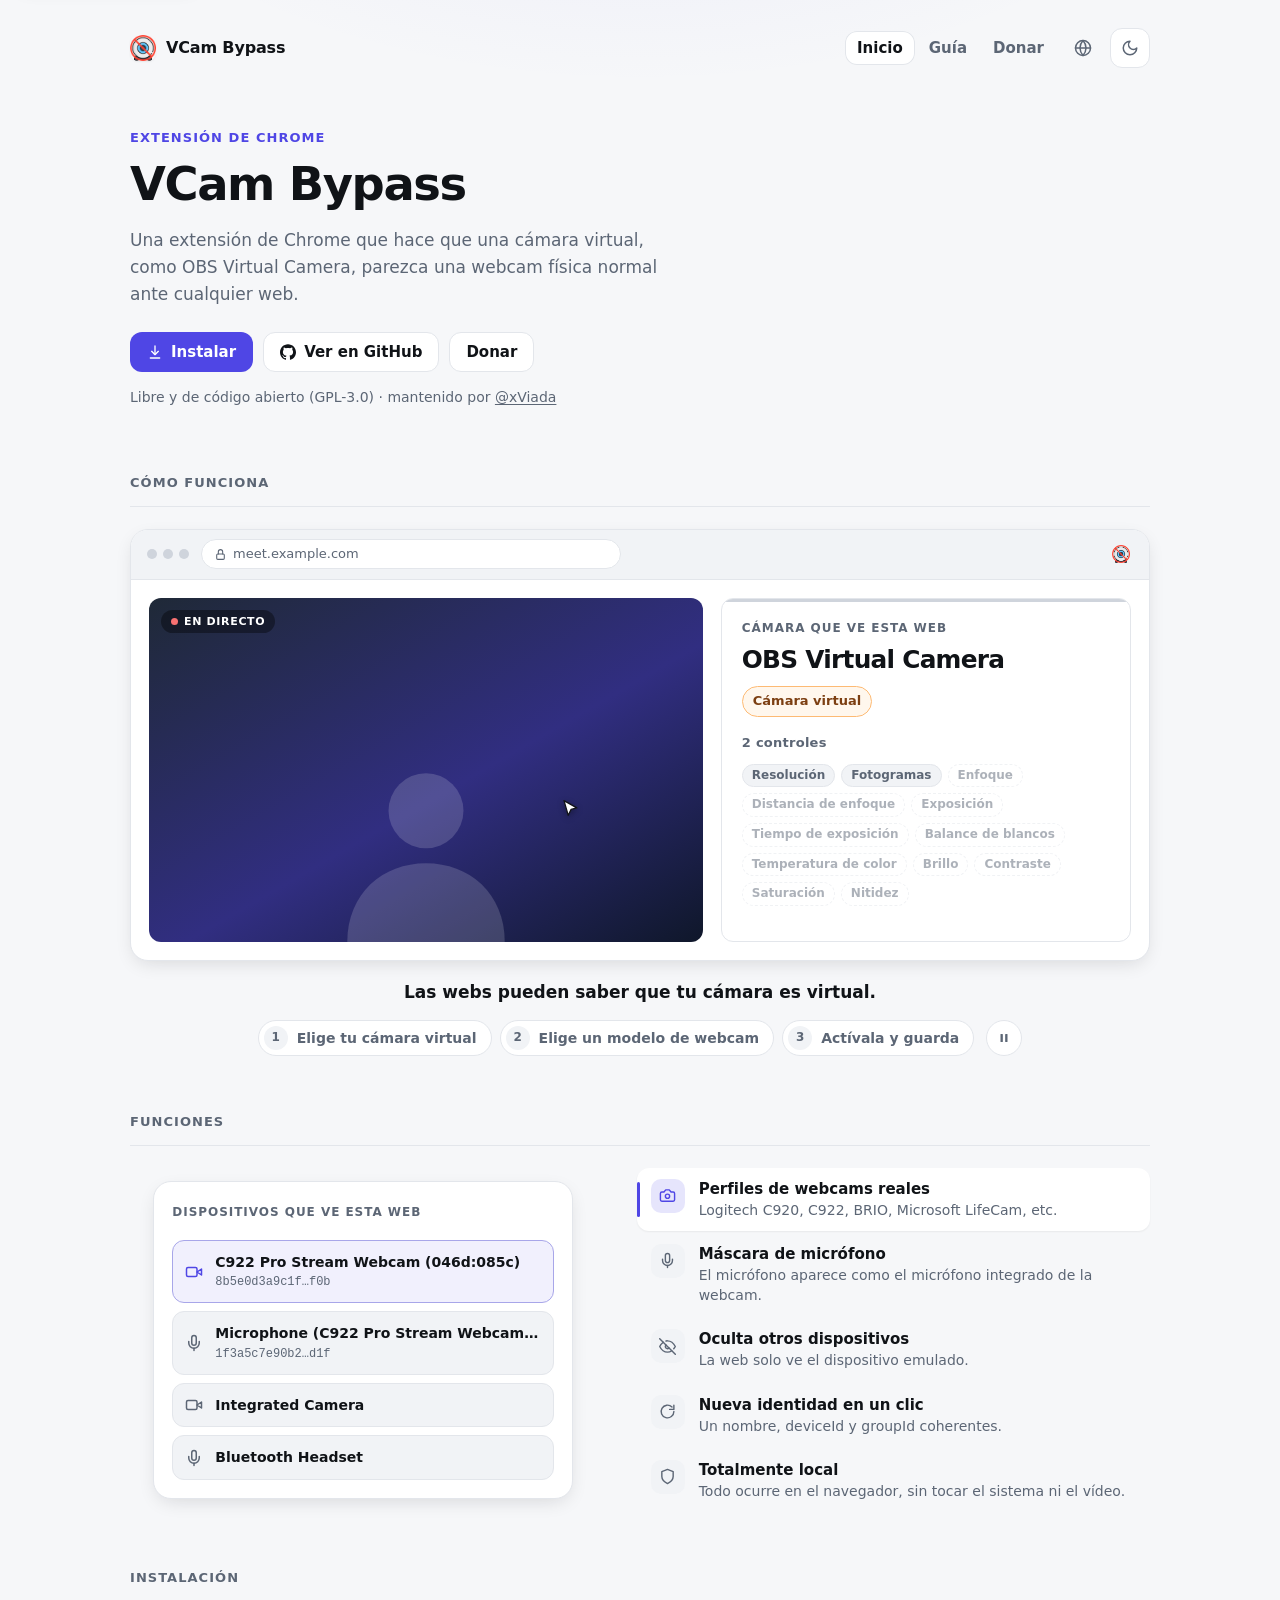
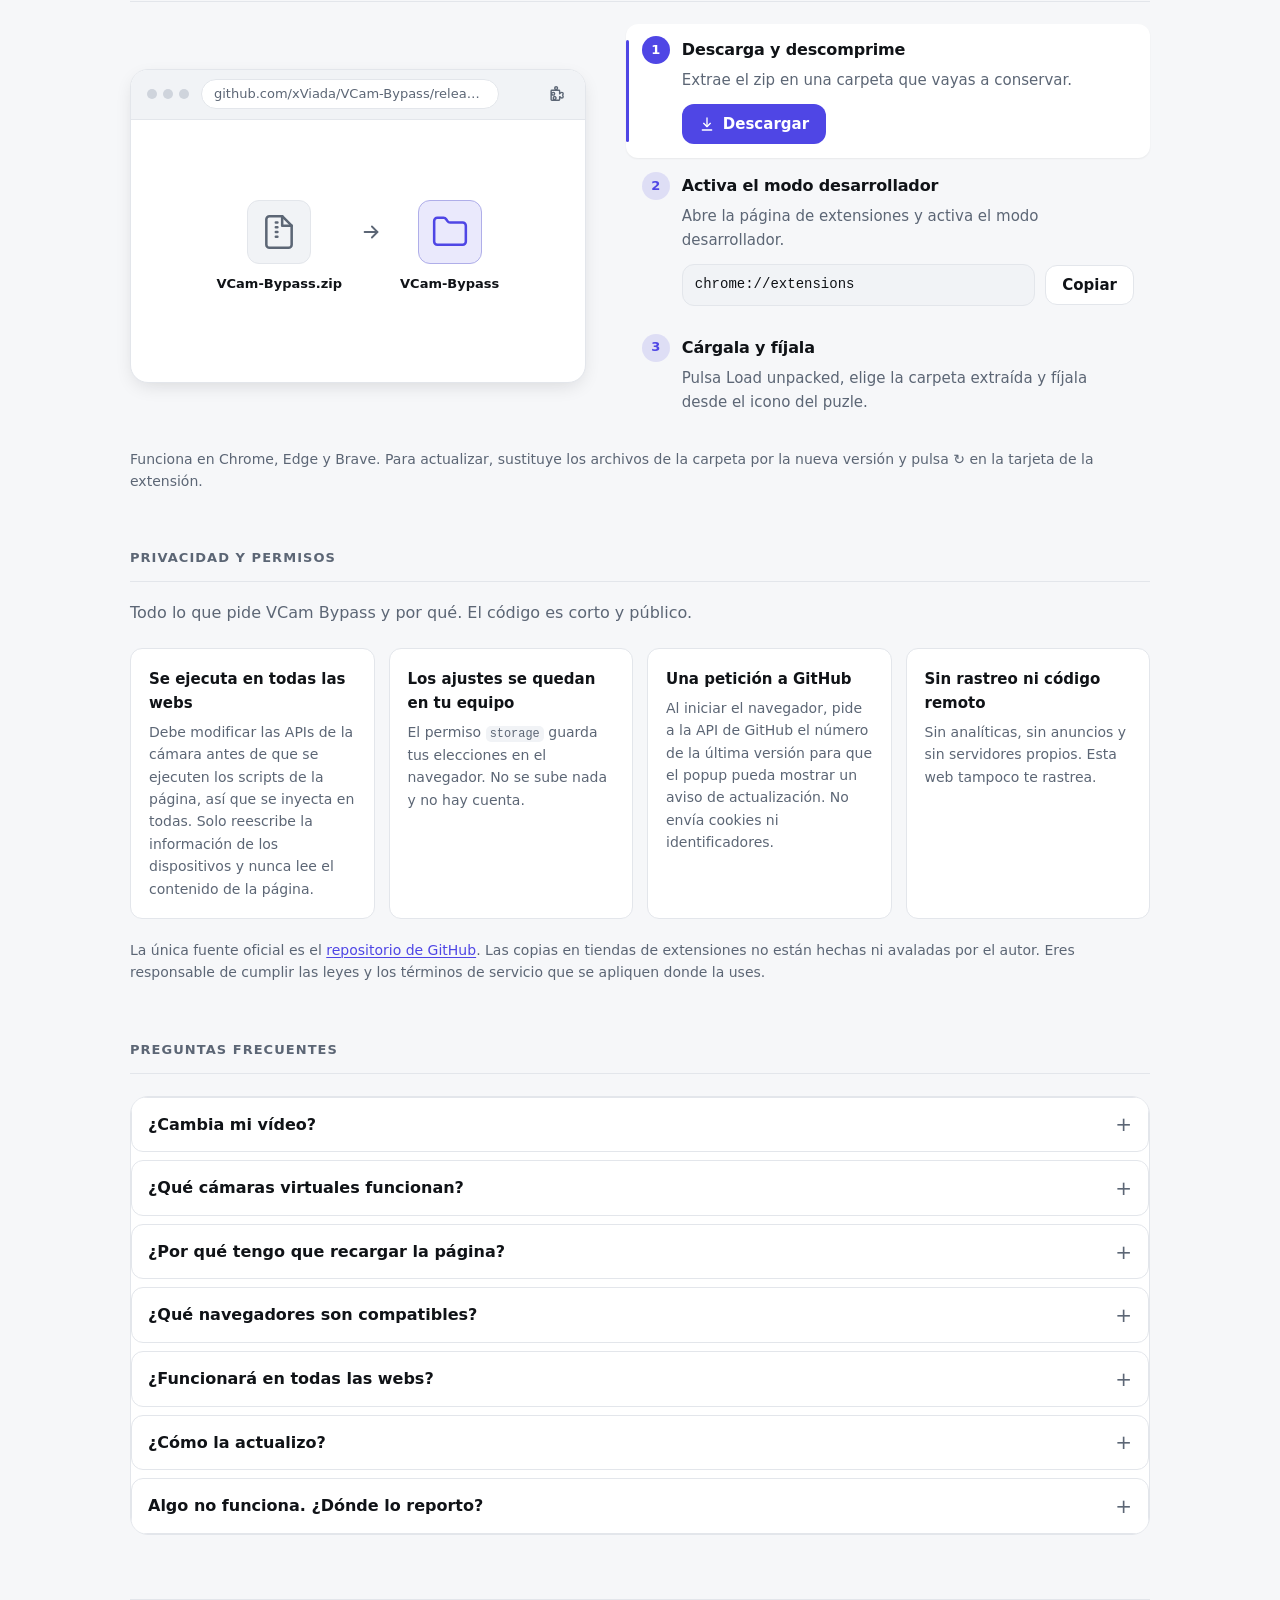
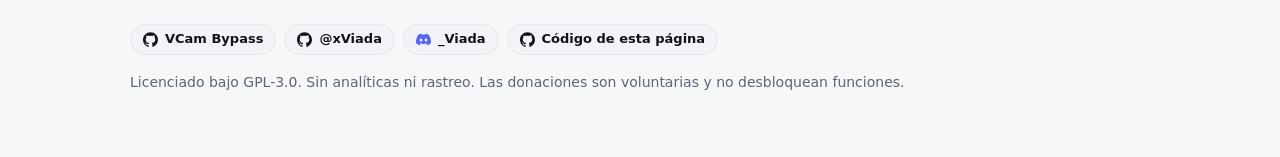
<file: es/index.html>
<!DOCTYPE html>
<html lang="es">
<head>
  <meta charset="utf-8">
  <meta name="viewport" content="width=device-width, initial-scale=1">
  <title>VCam Bypass: haz que tu cámara virtual parezca una webcam real</title>
  <meta name="description" content="Extensión de Chrome que hace que cualquier cámara virtual aparezca ante una web como una webcam física normal.">
  <meta name="color-scheme" content="light dark">
  <meta name="theme-color" content="#ffffff" media="(prefers-color-scheme: light)">
  <meta name="theme-color" content="#0b0d10" media="(prefers-color-scheme: dark)">

  <link rel="canonical" href="https://xviada.github.io/VCam-Bypass/es/">
  <link rel="alternate" hreflang="en" href="https://xviada.github.io/VCam-Bypass/">
  <link rel="alternate" hreflang="es" href="https://xviada.github.io/VCam-Bypass/es/">
  <link rel="alternate" hreflang="pt-BR" href="https://xviada.github.io/VCam-Bypass/pt/">
  <link rel="alternate" hreflang="x-default" href="https://xviada.github.io/VCam-Bypass/">
  <meta property="og:type" content="website">
  <meta property="og:locale" content="es_ES">
  <meta property="og:site_name" content="VCam Bypass">
  <meta property="og:url" content="https://xviada.github.io/VCam-Bypass/es/">
  <meta property="og:title" content="VCam Bypass">
  <meta property="og:description" content="Extensión de Chrome que hace que cualquier cámara virtual aparezca ante una web como una webcam física normal.">
  <meta property="og:image" content="https://xviada.github.io/VCam-Bypass/assets/og-image.png">
  <meta property="og:image:width" content="1200">
  <meta property="og:image:height" content="630">
  <meta property="og:image:alt" content="VCam Bypass: virtual camera in, physical webcam out.">
  <meta name="twitter:card" content="summary_large_image">
  <meta name="twitter:image" content="https://xviada.github.io/VCam-Bypass/assets/og-image.png">

  <script type="application/ld+json">
  {
    "@context": "https://schema.org",
    "@type": "SoftwareApplication",
    "inLanguage": "es",
    "name": "VCam Bypass",
    "description": "Extensión de Chrome que hace que cualquier cámara virtual aparezca ante una web como una webcam física normal.",
    "applicationCategory": "BrowserApplication",
    "operatingSystem": "Chrome, Edge, Brave",
    "url": "https://xviada.github.io/VCam-Bypass/",
    "license": "https://www.gnu.org/licenses/gpl-3.0.html",
    "codeRepository": "https://github.com/xViada/VCam-Bypass",
    "author": { "@type": "Person", "name": "xViada", "url": "https://github.com/xViada" },
    "offers": { "@type": "Offer", "price": "0", "priceCurrency": "USD" }
  }
  </script>

  <link rel="icon" href="../assets/favicon.png" type="image/png">
  <link rel="stylesheet" href="../assets/css/styles.css">

  <script>
    (function () {
      try {
        var saved = localStorage.getItem('funding-theme');
        if (saved === 'dark' || saved === 'light') {
          document.documentElement.setAttribute('data-theme', saved);
        }
      } catch (e) {}
    })();
  </script>
</head>
<body>
  <a class="skip-link" href="#main">Saltar al contenido</a>

  <div class="page">
    <header class="topbar">
      <a class="brand" href="./">
        <img class="brand-mark" src="../assets/favicon.png" alt="" width="26" height="26">
        <span class="brand-text">VCam Bypass</span>
      </a>
      <div class="topbar-actions">
        <nav class="nav" aria-label="Principal">
          <a href="./" aria-current="page">Inicio</a>
          <a href="guide/">Guía</a>
          <a href="donate/">Donar</a>
        </nav>
        <details class="lang"><summary aria-label="Idioma"><svg xmlns="http://www.w3.org/2000/svg" viewBox="0 0 24 24" fill="none" stroke="currentColor" stroke-width="2" stroke-linecap="round" stroke-linejoin="round" aria-hidden="true" focusable="false"><circle cx="12" cy="12" r="10"/><path d="M2 12h20"/><path d="M12 2a15.3 15.3 0 0 1 4 10 15.3 15.3 0 0 1-4 10 15.3 15.3 0 0 1-4-10 15.3 15.3 0 0 1 4-10z"/></svg></summary><div class="lang-menu"><a href="../" hreflang="en" lang="en">English</a><a href="./" hreflang="es" lang="es" aria-current="true">Español</a><a href="../pt/" hreflang="pt-BR" lang="pt-BR">Português</a></div></details>
        <button type="button" class="icon-button" id="theme-toggle" aria-label="Cambiar tema" hidden>
          <span class="icon" id="theme-icon" aria-hidden="true"></span>
        </button>
      </div>
    </header>

    <main id="main">
      <section class="hero">
        <p class="eyebrow">Extensión de Chrome</p>
        <h1 class="hero-title">VCam Bypass</h1>
        <p class="hero-lede">
          Una extensión de Chrome que hace que una cámara virtual, como OBS Virtual Camera, parezca una webcam física normal ante cualquier web.
        </p>
        <div class="hero-actions">
          <a class="button button-primary" href="#install">
            <span class="icon" aria-hidden="true"><svg xmlns="http://www.w3.org/2000/svg" viewBox="0 0 24 24" fill="none" stroke="currentColor" stroke-width="2" stroke-linecap="round" stroke-linejoin="round" aria-hidden="true" focusable="false"><path d="M12 3v12"/><path d="m7 11 5 5 5-5"/><path d="M5 21h14"/></svg></span>
            Instalar
          </a>
          <a class="button button-ghost" href="https://github.com/xViada/VCam-Bypass" target="_blank" rel="noopener noreferrer">
            <span class="icon" aria-hidden="true">
              <svg xmlns="http://www.w3.org/2000/svg" viewBox="0 0 24 24" fill="currentColor" aria-hidden="true" focusable="false"><path d="M12 .297c-6.63 0-12 5.373-12 12 0 5.303 3.438 9.8 8.205 11.385.6.113.82-.258.82-.577 0-.285-.01-1.04-.015-2.04-3.338.724-4.042-1.61-4.042-1.61C4.422 18.07 3.633 17.7 3.633 17.7c-1.087-.744.084-.729.084-.729 1.205.084 1.838 1.236 1.838 1.236 1.07 1.835 2.809 1.305 3.495.998.108-.776.417-1.305.76-1.605-2.665-.3-5.466-1.332-5.466-5.93 0-1.31.465-2.38 1.235-3.22-.135-.303-.54-1.523.105-3.176 0 0 1.005-.322 3.3 1.23.96-.267 1.98-.399 3-.405 1.02.006 2.04.138 3 .405 2.28-1.552 3.285-1.23 3.285-1.23.645 1.653.24 2.873.12 3.176.765.84 1.23 1.91 1.23 3.22 0 4.61-2.805 5.625-5.475 5.92.42.36.81 1.096.81 2.22 0 1.606-.015 2.896-.015 3.286 0 .315.21.69.825.57C20.565 22.092 24 17.592 24 12.297c0-6.627-5.373-12-12-12"/></svg>
            </span>
            Ver en GitHub<span class="hero-stars" id="hero-stars" hidden></span>
          </a>
          <a class="button button-ghost" href="donate/">Donar</a>
        </div>
        <p class="hero-meta">Libre y de código abierto (GPL-3.0) · <span id="hero-version" hidden>versión <span data-release-version></span> · </span>mantenido por <a href="https://github.com/xViada" target="_blank" rel="noopener noreferrer">@xViada</a></p>
      </section>

      <section class="section" id="how-it-works" aria-labelledby="how-it-works-title">
        <h2 class="section-title" id="how-it-works-title">Cómo funciona</h2>
        <div class="demo" id="demo" data-scene="before">
          <div class="browser" role="img" aria-label="Animación: una web de videollamadas detecta OBS Virtual Camera con 2 controles. En el popup de VCam Bypass el usuario elige OBS Virtual Camera como webcam objetivo, escoge el modelo Logitech C920, activa la extensión y guarda. La web ahora ve HD Pro Webcam C920, una webcam física con 12 controles, mientras el vídeo sigue igual.">
            <div class="browser-bar">
              <span class="browser-dots" aria-hidden="true"><i></i><i></i><i></i></span>
              <span class="browser-address">
                <svg xmlns="http://www.w3.org/2000/svg" viewBox="0 0 24 24" fill="none" stroke="currentColor" stroke-width="2" stroke-linecap="round" stroke-linejoin="round" aria-hidden="true" focusable="false"><rect x="5" y="11" width="14" height="10" rx="2"/><path d="M8 11V7a4 4 0 0 1 8 0v4"/></svg>
                meet.example.com
              </span>
              <span class="browser-ext" data-demo-target="ext">
                <img src="../assets/favicon.png" alt="" width="18" height="18">
              </span>
            </div>

            <div class="browser-page">
              <div class="call-video">
                <svg class="call-person" viewBox="0 0 160 120" aria-hidden="true" focusable="false"><circle cx="80" cy="50" r="20"/><path d="M38 120c0-26 19-42 42-42s42 16 42 42z"/></svg>
                <span class="call-live"><i></i>En directo</span>
                <span class="call-note">Tu vídeo nunca se toca</span>
              </div>

              <div class="device">
                <p class="device-kicker">Cámara que ve esta web</p>
                <p class="device-name">
                  <span class="device-swap is-before">OBS Virtual Camera</span>
                  <span class="device-swap is-after">HD Pro Webcam C920</span>
                </p>
                <p class="device-status">
                  <span class="device-swap is-before">Cámara virtual</span>
                  <span class="device-swap is-after">Webcam física</span>
                </p>
                <p class="device-count"><span id="demo-count">2</span> controles</p>
                <ul class="device-controls">
                  <li>Resolución</li>
                  <li>Fotogramas</li>
                  <li class="is-extra" style="--i: 0">Enfoque</li>
                  <li class="is-extra" style="--i: 1">Distancia de enfoque</li>
                  <li class="is-extra" style="--i: 2">Exposición</li>
                  <li class="is-extra" style="--i: 3">Tiempo de exposición</li>
                  <li class="is-extra" style="--i: 4">Balance de blancos</li>
                  <li class="is-extra" style="--i: 5">Temperatura de color</li>
                  <li class="is-extra" style="--i: 6">Brillo</li>
                  <li class="is-extra" style="--i: 7">Contraste</li>
                  <li class="is-extra" style="--i: 8">Saturación</li>
                  <li class="is-extra" style="--i: 9">Nitidez</li>
                </ul>
              </div>
            </div>

            <div class="vp" aria-hidden="true">
              <div class="vp-header">
                <img src="../assets/favicon.png" alt="" width="30" height="30">
                <div class="vp-header-text">
                  <div class="vp-h1">VCam Bypass</div>
                  <p>Rewrites the device info exposed</p>
                </div>
                <div class="vp-header-actions">
                  <span class="vp-switch" data-demo-target="switch"><span class="vp-slider"></span></span>
                </div>
              </div>

              <div class="vp-card">
                <div class="vp-card-title">
                  <svg xmlns="http://www.w3.org/2000/svg" width="13" height="13" viewBox="0 0 24 24" fill="none" stroke="currentColor" stroke-width="2" stroke-linecap="round" stroke-linejoin="round"><path d="m22 8-6 4 6 4V8Z"/><rect width="14" height="12" x="2" y="6" rx="2" ry="2"/></svg>
                  Camera
                </div>
                <div class="vp-row">
                  <div class="vp-label">Target webcam</div>
                  <div class="vp-select" data-demo-target="target" data-demo-menu="target">
                    <span class="vp-value" data-empty="Select a webcam" data-full="OBS Virtual Camera"></span>
                  </div>
                  <ul class="vp-menu" data-menu="target">
                    <li>Select a webcam</li>
                    <li>Integrated Camera</li>
                    <li data-demo-target="target-pick">OBS Virtual Camera</li>
                  </ul>
                </div>
                <div class="vp-row">
                  <div class="vp-label">Emulated model (capabilities)</div>
                  <div class="vp-select" data-demo-target="model" data-demo-menu="model">
                    <span class="vp-value" data-empty="Generic webcam" data-full="Logitech C920 (1080p)"></span>
                  </div>
                  <ul class="vp-menu" data-menu="model">
                    <li>Generic webcam</li>
                    <li data-demo-target="model-pick">Logitech C920 (1080p)</li>
                    <li>Logitech C922 Pro (1080p/720p60)</li>
                    <li>Logitech BRIO (4K)</li>
                    <li>Microsoft LifeCam HD-3000 (720p)</li>
                  </ul>
                </div>
              </div>

              <div class="vp-actions">
                <span class="vp-save" data-demo-target="save">Save changes</span>
              </div>
              <div class="vp-status">Saved. Reload the page to apply.</div>

              <p class="vp-gh-link">
                <svg xmlns="http://www.w3.org/2000/svg" width="12" height="12" viewBox="0 0 24 24" fill="currentColor"><path d="M12 0C5.37 0 0 5.37 0 12c0 5.3 3.438 9.8 8.205 11.385.6.113.82-.258.82-.577 0-.285-.01-1.04-.015-2.04-3.338.724-4.042-1.61-4.042-1.61-.546-1.385-1.335-1.755-1.335-1.755-1.087-.744.084-.729.084-.729 1.205.084 1.838 1.236 1.838 1.236 1.07 1.835 2.809 1.305 3.495.998.108-.776.417-1.305.76-1.605-2.665-.3-5.466-1.332-5.466-5.93 0-1.31.465-2.38 1.235-3.22-.135-.303-.54-1.523.105-3.176 0 0 1.005-.322 3.3 1.23.96-.267 1.98-.399 3-.405 1.02.006 2.04.138 3 .405 2.28-1.552 3.285-1.23 3.285-1.23.645 1.653.24 2.873.12 3.176.765.84 1.23 1.91 1.23 3.22 0 4.61-2.805 5.625-5.475 5.92.42.36.81 1.096.81 2.22 0 1.606-.015 2.896-.015 3.286 0 .315.21.69.825.57C20.565 21.795 24 17.295 24 12c0-6.63-5.37-12-12-12z"/></svg>
                VCam Bypass by xViada
              </p>
            </div>

            <span class="demo-cursor" aria-hidden="true"><svg viewBox="0 0 24 24" focusable="false"><path d="M5 3l14 8-6.2 1.6L9.6 19z"/></svg></span>
          </div>

          <p class="demo-caption" id="demo-caption" aria-live="polite"></p>

          <div class="demo-controls">
            <ol class="demo-steps">
              <li><button type="button" class="demo-step" data-step="1"><span class="demo-step-num">1</span>Elige tu cámara virtual</button></li>
              <li><button type="button" class="demo-step" data-step="2"><span class="demo-step-num">2</span>Elige un modelo de webcam</button></li>
              <li><button type="button" class="demo-step" data-step="3"><span class="demo-step-num">3</span>Actívala y guarda</button></li>
            </ol>
            <button type="button" class="icon-button demo-pause" id="demo-pause" aria-label="Pausar animación" aria-pressed="false" hidden>
              <svg class="icon-pause" xmlns="http://www.w3.org/2000/svg" viewBox="0 0 24 24" fill="currentColor" aria-hidden="true" focusable="false"><rect x="6" y="5" width="4" height="14" rx="1"/><rect x="14" y="5" width="4" height="14" rx="1"/></svg>
              <svg class="icon-play" xmlns="http://www.w3.org/2000/svg" viewBox="0 0 24 24" fill="currentColor" aria-hidden="true" focusable="false"><path d="M8 5.5v13a1 1 0 0 0 1.5.86l10.5-6.5a1 1 0 0 0 0-1.72L9.5 4.64A1 1 0 0 0 8 5.5z"/></svg>
            </button>
          </div>
        </div>
      </section>

      <section class="section" id="features" aria-labelledby="features-title">
        <h2 class="section-title" id="features-title">Funciones</h2>
        <div class="feat" id="feat" data-feature="profiles">
          <div class="feat-visual" aria-hidden="true">
            <div class="feat-card">
              <div class="feat-card-head">
                <span>Dispositivos que ve esta web</span>
                <span class="feat-badge feat-badge-local">
                  <svg xmlns="http://www.w3.org/2000/svg" viewBox="0 0 24 24" fill="none" stroke="currentColor" stroke-width="2" stroke-linecap="round" stroke-linejoin="round" focusable="false"><path d="M12 22s8-4 8-10V5l-8-3-8 3v7c0 6 8 10 8 10z"/></svg>
                  Solo local
                </span>
              </div>
              <ul class="feat-rows">
                <li class="feat-row" data-row="camera">
                  <svg xmlns="http://www.w3.org/2000/svg" viewBox="0 0 24 24" fill="none" stroke="currentColor" stroke-width="2" stroke-linecap="round" stroke-linejoin="round" focusable="false"><path d="m22 8-6 4 6 4V8Z"/><rect width="14" height="12" x="2" y="6" rx="2"/></svg>
                  <span class="feat-row-text">
                    <span class="feat-row-label" id="feat-cam-label">HD Pro Webcam C920 (046d:082d)</span>
                    <span class="feat-row-id" id="feat-cam-id">8b5e0d3a9c1f…f0b</span>
                  </span>
                </li>
                <li class="feat-row" data-row="mic">
                  <svg xmlns="http://www.w3.org/2000/svg" viewBox="0 0 24 24" fill="none" stroke="currentColor" stroke-width="2" stroke-linecap="round" stroke-linejoin="round" focusable="false"><path d="M12 2a3 3 0 0 0-3 3v7a3 3 0 0 0 6 0V5a3 3 0 0 0-3-3z"/><path d="M19 10v2a7 7 0 0 1-14 0v-2"/><path d="M12 19v3"/></svg>
                  <span class="feat-row-text">
                    <span class="feat-row-label" id="feat-mic-label" data-real="Microphone (Realtek Audio)">Microphone (HD Pro Webcam C920) (046d:082d)</span>
                    <span class="feat-row-id" id="feat-mic-id">1f3a5c7e90b2…d1f</span>
                  </span>
                </li>
                <li class="feat-row feat-row-other" data-row="other">
                  <svg xmlns="http://www.w3.org/2000/svg" viewBox="0 0 24 24" fill="none" stroke="currentColor" stroke-width="2" stroke-linecap="round" stroke-linejoin="round" focusable="false"><path d="m22 8-6 4 6 4V8Z"/><rect width="14" height="12" x="2" y="6" rx="2"/></svg>
                  <span class="feat-row-text"><span class="feat-row-label">Integrated Camera</span></span>
                </li>
                <li class="feat-row feat-row-other" data-row="other">
                  <svg xmlns="http://www.w3.org/2000/svg" viewBox="0 0 24 24" fill="none" stroke="currentColor" stroke-width="2" stroke-linecap="round" stroke-linejoin="round" focusable="false"><path d="M12 2a3 3 0 0 0-3 3v7a3 3 0 0 0 6 0V5a3 3 0 0 0-3-3z"/><path d="M19 10v2a7 7 0 0 1-14 0v-2"/><path d="M12 19v3"/></svg>
                  <span class="feat-row-text"><span class="feat-row-label">Bluetooth Headset</span></span>
                </li>
              </ul>
            </div>
          </div>

          <ul class="feat-list">
            <li><button type="button" class="feat-item" data-feature="profiles">
              <span class="feat-icon" aria-hidden="true"><svg xmlns="http://www.w3.org/2000/svg" viewBox="0 0 24 24" fill="none" stroke="currentColor" stroke-width="2" stroke-linecap="round" stroke-linejoin="round" focusable="false"><path d="M14.5 4h-5L7 7H4a2 2 0 0 0-2 2v9a2 2 0 0 0 2 2h16a2 2 0 0 0 2-2V9a2 2 0 0 0-2-2h-3l-2.5-3z"/><circle cx="12" cy="13" r="3"/></svg></span>
              <span class="feat-copy"><strong>Perfiles de webcams reales</strong><span>Logitech C920, C922, BRIO, Microsoft LifeCam, etc.</span></span>
            </button></li>
            <li><button type="button" class="feat-item" data-feature="mic">
              <span class="feat-icon" aria-hidden="true"><svg xmlns="http://www.w3.org/2000/svg" viewBox="0 0 24 24" fill="none" stroke="currentColor" stroke-width="2" stroke-linecap="round" stroke-linejoin="round" focusable="false"><path d="M12 2a3 3 0 0 0-3 3v7a3 3 0 0 0 6 0V5a3 3 0 0 0-3-3z"/><path d="M19 10v2a7 7 0 0 1-14 0v-2"/><path d="M12 19v3"/></svg></span>
              <span class="feat-copy"><strong>Máscara de micrófono</strong><span>El micrófono aparece como el micrófono integrado de la webcam.</span></span>
            </button></li>
            <li><button type="button" class="feat-item" data-feature="hide">
              <span class="feat-icon" aria-hidden="true"><svg xmlns="http://www.w3.org/2000/svg" viewBox="0 0 24 24" fill="none" stroke="currentColor" stroke-width="2" stroke-linecap="round" stroke-linejoin="round" focusable="false"><path d="M17.94 17.94A10.07 10.07 0 0 1 12 20c-7 0-11-8-11-8a18.45 18.45 0 0 1 5.06-5.94"/><path d="M9.9 4.24A9.12 9.12 0 0 1 12 4c7 0 11 8 11 8a18.5 18.5 0 0 1-2.16 3.19"/><path d="M1 1l22 22"/><path d="M14.12 14.12a3 3 0 1 1-4.24-4.24"/></svg></span>
              <span class="feat-copy"><strong>Oculta otros dispositivos</strong><span>La web solo ve el dispositivo emulado.</span></span>
            </button></li>
            <li><button type="button" class="feat-item" data-feature="identity">
              <span class="feat-icon" aria-hidden="true"><svg xmlns="http://www.w3.org/2000/svg" viewBox="0 0 24 24" fill="none" stroke="currentColor" stroke-width="2" stroke-linecap="round" stroke-linejoin="round" focusable="false"><path d="M21 12a9 9 0 1 1-2.64-6.36"/><path d="M21 3v6h-6"/></svg></span>
              <span class="feat-copy"><strong>Nueva identidad en un clic</strong><span>Un nombre, deviceId y groupId coherentes.</span></span>
            </button></li>
            <li><button type="button" class="feat-item" data-feature="local">
              <span class="feat-icon" aria-hidden="true"><svg xmlns="http://www.w3.org/2000/svg" viewBox="0 0 24 24" fill="none" stroke="currentColor" stroke-width="2" stroke-linecap="round" stroke-linejoin="round" focusable="false"><path d="M12 22s8-4 8-10V5l-8-3-8 3v7c0 6 8 10 8 10z"/></svg></span>
              <span class="feat-copy"><strong>Totalmente local</strong><span>Todo ocurre en el navegador, sin tocar el sistema ni el vídeo.</span></span>
            </button></li>
          </ul>
        </div>
      </section>

      <section class="section" id="install" aria-labelledby="install-title">
        <h2 class="section-title" id="install-title">Instalación</h2>
        <div class="inst" id="inst" data-step="1">
          <div class="inst-visual" aria-hidden="true">
            <div class="browser inst-browser">
              <div class="browser-bar">
                <span class="browser-dots"><i></i><i></i><i></i></span>
                <span class="browser-address">
                  <span class="inst-addr inst-addr-release">github.com/xViada/VCam-Bypass/releases</span>
                  <span class="inst-addr inst-addr-ext">chrome://extensions</span>
                </span>
                <span class="inst-toolbar">
                  <span class="inst-pinned"><img src="../assets/favicon.png" alt="" width="18" height="18"></span>
                  <span class="inst-puzzle">
                    <svg xmlns="http://www.w3.org/2000/svg" viewBox="0 0 24 24" fill="none" stroke="currentColor" stroke-width="2" stroke-linecap="round" stroke-linejoin="round" focusable="false"><path d="M19.44 12.33c.36-.36.56-.85.56-1.37 0-1.07-.87-1.94-1.94-1.94-.52 0-1.01.2-1.37.56L15 11V7a1 1 0 0 0-1-1h-4l1.41-1.69c.36-.36.56-.85.56-1.37C11.97 1.87 11.1 1 10.03 1S8.09 1.87 8.09 2.94c0 .52.2 1.01.56 1.37L10 6H4a1 1 0 0 0-1 1v4l1.69-1.41c.36-.36.85-.56 1.37-.56 1.07 0 1.94.87 1.94 1.94S7.13 12.91 6.06 12.91c-.52 0-1.01-.2-1.37-.56L3 11v8a1 1 0 0 0 1 1h4l-1.41-1.69a1.94 1.94 0 1 1 2.75 0L8 20h6a1 1 0 0 0 1-1v-4l1.69 1.41c.36.36.85.56 1.37.56 1.07 0 1.94-.87 1.94-1.94 0-.52-.2-1.01-.56-1.37z"/></svg>
                  </span>
                </span>
              </div>

              <div class="inst-page">
                <div class="inst-files">
                  <div class="inst-file">
                    <svg xmlns="http://www.w3.org/2000/svg" viewBox="0 0 24 24" fill="none" stroke="currentColor" stroke-width="1.6" stroke-linecap="round" stroke-linejoin="round" focusable="false"><path d="M14 2H6a2 2 0 0 0-2 2v16a2 2 0 0 0 2 2h12a2 2 0 0 0 2-2V8z"/><path d="M14 2v6h6"/><path d="M10 6h1M10 9h1M10 12h1M10 15h1"/></svg>
                    <span data-release-file>VCam-Bypass.zip</span>
                  </div>
                  <svg class="inst-arrow" xmlns="http://www.w3.org/2000/svg" viewBox="0 0 24 24" fill="none" stroke="currentColor" stroke-width="2" stroke-linecap="round" stroke-linejoin="round" focusable="false"><path d="M5 12h14"/><path d="m13 6 6 6-6 6"/></svg>
                  <div class="inst-file inst-folder">
                    <svg xmlns="http://www.w3.org/2000/svg" viewBox="0 0 24 24" fill="none" stroke="currentColor" stroke-width="1.6" stroke-linecap="round" stroke-linejoin="round" focusable="false"><path d="M4 20h16a2 2 0 0 0 2-2V8a2 2 0 0 0-2-2h-7.93a2 2 0 0 1-1.66-.9l-.82-1.2A2 2 0 0 0 7.93 3H4a2 2 0 0 0-2 2v13c0 1.1.9 2 2 2z"/></svg>
                    <span data-release-folder>VCam-Bypass</span>
                  </div>
                </div>

                <div class="inst-ext">
                  <div class="xp-head">
                    <span class="xp-title">Extensions</span>
                    <span class="xp-search"></span>
                    <span class="xp-dev">Developer mode <span class="xp-toggle xp-dev-toggle"></span></span>
                  </div>
                  <div class="xp-tools">
                    <span class="xp-tool xp-load">Load unpacked</span>
                    <span class="xp-tool">Pack extension</span>
                    <span class="xp-tool">Update</span>
                  </div>
                  <div class="xp-cards">
                    <div class="xp-card xp-card-other">
                      <div class="xp-card-top"><span class="xp-icon"></span><span class="xp-lines"><i></i><i></i></span></div>
                      <div class="xp-card-foot"><span class="xp-link">Details</span><span class="xp-link">Remove</span><span class="xp-toggle is-on"></span></div>
                    </div>
                    <div class="xp-card xp-card-vcam">
                      <div class="xp-card-top">
                        <img src="../assets/favicon.png" alt="" width="32" height="32">
                        <span class="xp-card-text">
                          <span class="xp-name">VCam Bypass <span class="xp-version" data-release-version></span></span>
                          <span class="xp-desc">Makes any virtual camera appear in the browser as a physical webcam.</span>
                        </span>
                      </div>
                      <div class="xp-card-foot">
                        <span class="xp-link">Details</span><span class="xp-link">Remove</span>
                        <svg class="xp-reload" xmlns="http://www.w3.org/2000/svg" viewBox="0 0 24 24" fill="none" stroke="currentColor" stroke-width="2" stroke-linecap="round" stroke-linejoin="round" focusable="false"><path d="M21 12a9 9 0 1 1-2.64-6.36"/><path d="M21 3v6h-6"/></svg>
                        <span class="xp-toggle is-on"></span>
                      </div>
                    </div>
                  </div>
                </div>
              </div>

              <div class="xp-menu">
                <div class="xp-menu-title">Extensions</div>
                <div class="xp-menu-row">
                  <img src="../assets/favicon.png" alt="" width="16" height="16">
                  <span>VCam Bypass</span>
                  <svg class="xp-pin" xmlns="http://www.w3.org/2000/svg" viewBox="0 0 24 24" fill="none" stroke="currentColor" stroke-width="2" stroke-linecap="round" stroke-linejoin="round" focusable="false"><path d="M12 17v5"/><path d="M9 10.76a2 2 0 0 1-1.11 1.79l-1.78.9A2 2 0 0 0 5 15.24V16a1 1 0 0 0 1 1h12a1 1 0 0 0 1-1v-.76a2 2 0 0 0-1.11-1.79l-1.78-.9A2 2 0 0 1 15 10.76V7a1 1 0 0 1 1-1 2 2 0 0 0 0-4H8a2 2 0 0 0 0 4 1 1 0 0 1 1 1z"/></svg>
                </div>
              </div>
            </div>
          </div>

          <ol class="inst-list">
            <li class="inst-item" data-step="1">
              <button type="button" class="inst-head"><span class="inst-num">1</span>Descarga y descomprime</button>
              <div class="inst-body">
                <p>Extrae el zip en una carpeta que vayas a conservar.</p>
                <a class="button button-primary" id="download-latest" href="https://github.com/xViada/VCam-Bypass/releases/latest/download/VCam-Bypass.zip" target="_blank" rel="noopener noreferrer">
                  <span class="icon" aria-hidden="true"><svg xmlns="http://www.w3.org/2000/svg" viewBox="0 0 24 24" fill="none" stroke="currentColor" stroke-width="2" stroke-linecap="round" stroke-linejoin="round" focusable="false"><path d="M12 3v12"/><path d="m7 11 5 5 5-5"/><path d="M5 21h14"/></svg></span>
                  <span id="download-label">Descargar</span>
                </a>
              </div>
            </li>
            <li class="inst-item" data-step="2">
              <button type="button" class="inst-head"><span class="inst-num">2</span>Activa el modo desarrollador</button>
              <div class="inst-body">
                <p>Abre la página de extensiones y activa el modo desarrollador.</p>
                <div class="code-copy">
                  <pre class="code-copy-block"><code>chrome://extensions</code></pre>
                  <button type="button" class="button button-ghost" id="copy-extensions" hidden>Copiar</button>
                </div>
              </div>
            </li>
            <li class="inst-item" data-step="3">
              <button type="button" class="inst-head"><span class="inst-num">3</span>Cárgala y fíjala</button>
              <div class="inst-body">
                <p>Pulsa Load unpacked, elige la carpeta extraída y fíjala desde el icono del puzle.</p>
              </div>
            </li>
          </ol>
        </div>
        <p class="inst-note">Funciona en Chrome, Edge y Brave. Para actualizar, sustituye los archivos de la carpeta por la nueva versión y pulsa <span aria-hidden="true">↻</span><span class="visually-hidden">recargar</span> en la tarjeta de la extensión.</p>
      </section>
      <section class="section" id="privacy" aria-labelledby="privacy-title">
        <h2 class="section-title" id="privacy-title">Privacidad y permisos</h2>
        <p class="section-lede">Todo lo que pide VCam Bypass y por qué. El código es corto y público.</p>
        <ul class="facts">
          <li class="fact">
            <h3>Se ejecuta en todas las webs</h3>
            <p>Debe modificar las APIs de la cámara antes de que se ejecuten los scripts de la página, así que se inyecta en todas. Solo reescribe la información de los dispositivos y nunca lee el contenido de la página.</p>
          </li>
          <li class="fact">
            <h3>Los ajustes se quedan en tu equipo</h3>
            <p>El permiso <code>storage</code> guarda tus elecciones en el navegador. No se sube nada y no hay cuenta.</p>
          </li>
          <li class="fact">
            <h3>Una petición a GitHub</h3>
            <p>Al iniciar el navegador, pide a la API de GitHub el número de la última versión para que el popup pueda mostrar un aviso de actualización. No envía cookies ni identificadores.</p>
          </li>
          <li class="fact">
            <h3>Sin rastreo ni código remoto</h3>
            <p>Sin analíticas, sin anuncios y sin servidores propios. Esta web tampoco te rastrea.</p>
          </li>
        </ul>
        <p class="inst-note">La única fuente oficial es el <a href="https://github.com/xViada/VCam-Bypass" target="_blank" rel="noopener noreferrer">repositorio de GitHub</a>. Las copias en tiendas de extensiones no están hechas ni avaladas por el autor. Eres responsable de cumplir las leyes y los términos de servicio que se apliquen donde la uses.</p>
      </section>

      <section class="section" id="faq" aria-labelledby="faq-title">
        <h2 class="section-title" id="faq-title">Preguntas frecuentes</h2>
        <div class="faq">
          <details>
            <summary>¿Cambia mi vídeo?</summary>
            <p>No. Solo reescribe la información de dispositivo que informa el navegador: nombre, IDs y capacidades. El flujo conserva su resolución y tasa de fotogramas reales, así que el vídeo se ve igual que sin la extensión.</p>
          </details>
          <details>
            <summary>¿Qué cámaras virtuales funcionan?</summary>
            <p>Cualquier cámara virtual que aparezca como webcam en Chrome, como OBS Virtual Camera, ManyCam, DroidCam, iVCam o Snap Camera. Debe estar instalada y en marcha antes de elegirla.</p>
          </details>
          <details>
            <summary>¿Por qué tengo que recargar la página?</summary>
            <p>La máscara se aplica cuando una página empieza a cargarse. Tras instalar la extensión o cambiar un ajuste, recarga la pestaña donde usas la cámara.</p>
          </details>
          <details>
            <summary>¿Qué navegadores son compatibles?</summary>
            <p>Chrome, Edge y Brave, o cualquier navegador Chromium que admita extensiones Manifest V3.</p>
          </details>
          <details>
            <summary>¿Funcionará en todas las webs?</summary>
            <p>Cambia lo que las APIs de cámara del navegador informan a la página. Un servicio que identifique cámaras virtuales de otra forma, por ejemplo en sus propios servidores o fuera del navegador, queda fuera de su alcance. Usa el botón Test it para comprobar lo que ve una web.</p>
          </details>
          <details>
            <summary>¿Cómo la actualizo?</summary>
            <p>Cuando hay una versión nueva, el popup muestra un aviso. Sustituye los archivos de la carpeta por la nueva versión y pulsa recargar en la tarjeta de la extensión.</p>
          </details>
          <details>
            <summary>Algo no funciona. ¿Dónde lo reporto?</summary>
            <p>Abre una incidencia en <a href="https://github.com/xViada/VCam-Bypass/issues" target="_blank" rel="noopener noreferrer">GitHub</a> con la versión de tu navegador, la cámara virtual que usas y lo que muestra la página Test it.</p>
          </details>
        </div>
      </section>
    </main>

    <footer class="footer">
      <div class="chip-row" id="footer-links"><a class="chip chip-github" href="https://github.com/xViada/VCam-Bypass" target="_blank" rel="noopener noreferrer"><span class="icon" aria-hidden="true"><svg xmlns="http://www.w3.org/2000/svg" viewBox="0 0 24 24" fill="currentColor" aria-hidden="true" focusable="false"><path d="M12 .297c-6.63 0-12 5.373-12 12 0 5.303 3.438 9.8 8.205 11.385.6.113.82-.258.82-.577 0-.285-.01-1.04-.015-2.04-3.338.724-4.042-1.61-4.042-1.61C4.422 18.07 3.633 17.7 3.633 17.7c-1.087-.744.084-.729.084-.729 1.205.084 1.838 1.236 1.838 1.236 1.07 1.835 2.809 1.305 3.495.998.108-.776.417-1.305.76-1.605-2.665-.3-5.466-1.332-5.466-5.93 0-1.31.465-2.38 1.235-3.22-.135-.303-.54-1.523.105-3.176 0 0 1.005-.322 3.3 1.23.96-.267 1.98-.399 3-.405 1.02.006 2.04.138 3 .405 2.28-1.552 3.285-1.23 3.285-1.23.645 1.653.24 2.873.12 3.176.765.84 1.23 1.91 1.23 3.22 0 4.61-2.805 5.625-5.475 5.92.42.36.81 1.096.81 2.22 0 1.606-.015 2.896-.015 3.286 0 .315.21.69.825.57C20.565 22.092 24 17.592 24 12.297c0-6.627-5.373-12-12-12"></path></svg></span><span>VCam Bypass</span></a><a class="chip chip-github" href="https://github.com/xViada" target="_blank" rel="noopener noreferrer"><span class="icon" aria-hidden="true"><svg xmlns="http://www.w3.org/2000/svg" viewBox="0 0 24 24" fill="currentColor" aria-hidden="true" focusable="false"><path d="M12 .297c-6.63 0-12 5.373-12 12 0 5.303 3.438 9.8 8.205 11.385.6.113.82-.258.82-.577 0-.285-.01-1.04-.015-2.04-3.338.724-4.042-1.61-4.042-1.61C4.422 18.07 3.633 17.7 3.633 17.7c-1.087-.744.084-.729.084-.729 1.205.084 1.838 1.236 1.838 1.236 1.07 1.835 2.809 1.305 3.495.998.108-.776.417-1.305.76-1.605-2.665-.3-5.466-1.332-5.466-5.93 0-1.31.465-2.38 1.235-3.22-.135-.303-.54-1.523.105-3.176 0 0 1.005-.322 3.3 1.23.96-.267 1.98-.399 3-.405 1.02.006 2.04.138 3 .405 2.28-1.552 3.285-1.23 3.285-1.23.645 1.653.24 2.873.12 3.176.765.84 1.23 1.91 1.23 3.22 0 4.61-2.805 5.625-5.475 5.92.42.36.81 1.096.81 2.22 0 1.606-.015 2.896-.015 3.286 0 .315.21.69.825.57C20.565 22.092 24 17.592 24 12.297c0-6.627-5.373-12-12-12"></path></svg></span><span>@xViada</span></a><a class="chip chip-discord" href="https://discordapp.com/users/675421408612057089" target="_blank" rel="noopener noreferrer"><span class="icon" aria-hidden="true"><svg xmlns="http://www.w3.org/2000/svg" viewBox="0 0 24 24" fill="currentColor" aria-hidden="true" focusable="false"><path d="M20.317 4.3698a19.7913 19.7913 0 0 0-4.8851-1.5152.0741.0741 0 0 0-.0785.0371c-.211.3753-.4447.8648-.6083 1.2495-1.8447-.2762-3.68-.2762-5.4868 0-.1636-.3933-.4058-.8742-.6177-1.2495a.077.077 0 0 0-.0785-.037 19.7363 19.7363 0 0 0-4.8852 1.515.0699.0699 0 0 0-.0321.0277C.5334 9.0458-.319 13.5799.0992 18.0578a.0824.0824 0 0 0 .0312.0561c2.0528 1.5076 4.0413 2.4228 5.9929 3.0294a.0777.0777 0 0 0 .0842-.0276c.4616-.6304.8731-1.2952 1.226-1.9942a.076.076 0 0 0-.0416-.1057c-.6528-.2476-1.2743-.5495-1.8722-.8923a.077.077 0 0 1-.0076-.1277c.1258-.0943.2517-.1923.3718-.2914a.0743.0743 0 0 1 .0776-.0105c3.9278 1.7933 8.18 1.7933 12.0614 0a.0739.0739 0 0 1 .0785.0095c.1202.099.246.1981.3728.2924a.077.077 0 0 1-.0066.1276 12.2986 12.2986 0 0 1-1.873.8914.0766.0766 0 0 0-.0407.1067c.3604.698.7719 1.3628 1.225 1.9932a.076.076 0 0 0 .0842.0286c1.961-.6067 3.9495-1.5219 6.0023-3.0294a.077.077 0 0 0 .0313-.0552c.5004-5.177-.8382-9.6739-3.5485-13.6604a.061.061 0 0 0-.0312-.0286zM8.02 15.3312c-1.1825 0-2.1569-1.0857-2.1569-2.419 0-1.3332.9555-2.4189 2.157-2.4189 1.2108 0 2.1757 1.0952 2.1568 2.419 0 1.3332-.9555 2.4189-2.1569 2.4189zm7.9748 0c-1.1825 0-2.1569-1.0857-2.1569-2.419 0-1.3332.9554-2.4189 2.1569-2.4189 1.2108 0 2.1757 1.0952 2.1568 2.419 0 1.3332-.946 2.4189-2.1568 2.4189Z"></path></svg></span><span>_Viada</span></a><a class="chip chip-github" href="https://github.com/xViada/VCam-Bypass/tree/gh-pages" target="_blank" rel="noopener noreferrer"><span class="icon" aria-hidden="true"><svg xmlns="http://www.w3.org/2000/svg" viewBox="0 0 24 24" fill="currentColor" aria-hidden="true" focusable="false"><path d="M12 .297c-6.63 0-12 5.373-12 12 0 5.303 3.438 9.8 8.205 11.385.6.113.82-.258.82-.577 0-.285-.01-1.04-.015-2.04-3.338.724-4.042-1.61-4.042-1.61C4.422 18.07 3.633 17.7 3.633 17.7c-1.087-.744.084-.729.084-.729 1.205.084 1.838 1.236 1.838 1.236 1.07 1.835 2.809 1.305 3.495.998.108-.776.417-1.305.76-1.605-2.665-.3-5.466-1.332-5.466-5.93 0-1.31.465-2.38 1.235-3.22-.135-.303-.54-1.523.105-3.176 0 0 1.005-.322 3.3 1.23.96-.267 1.98-.399 3-.405 1.02.006 2.04.138 3 .405 2.28-1.552 3.285-1.23 3.285-1.23.645 1.653.24 2.873.12 3.176.765.84 1.23 1.91 1.23 3.22 0 4.61-2.805 5.625-5.475 5.92.42.36.81 1.096.81 2.22 0 1.606-.015 2.896-.015 3.286 0 .315.21.69.825.57C20.565 22.092 24 17.592 24 12.297c0-6.627-5.373-12-12-12"></path></svg></span><span>Código de esta página</span></a></div>
      <p id="footer-text">Licenciado bajo GPL-3.0. Sin analíticas ni rastreo. Las donaciones son voluntarias y no desbloquean funciones.</p>
    
    </footer>
  </div>

  <script src="../assets/js/theme.js"></script>
  <script src="../assets/js/demo.js"></script>
  <script>
    (function () {
      var copyButton = document.getElementById('copy-extensions');
      if (copyButton) {
        copyButton.hidden = false;
        var copyTimer;
        copyButton.addEventListener('click', function () {
          var text = 'chrome://extensions';
          var original = 'Copiar';

          function copied() {
            window.clearTimeout(copyTimer);
            copyButton.textContent = '¡Copiado!';
            copyTimer = window.setTimeout(function () {
              copyButton.textContent = original;
            }, 1500);
          }

          function fallbackCopy() {
            var area = document.createElement('textarea');
            area.value = text;
            area.setAttribute('readonly', '');
            area.style.position = 'fixed';
            area.style.left = '-9999px';
            document.body.appendChild(area);
            area.select();
            var ok = false;
            try {
              ok = document.execCommand('copy');
            } catch (e) {}
            document.body.removeChild(area);
            if (ok) copied();
          }

          if (navigator.clipboard && window.isSecureContext) {
            navigator.clipboard.writeText(text).then(copied).catch(fallbackCopy);
          } else {
            fallbackCopy();
          }
        });
      }
    })();
  </script>
</body>
</html>
</file>
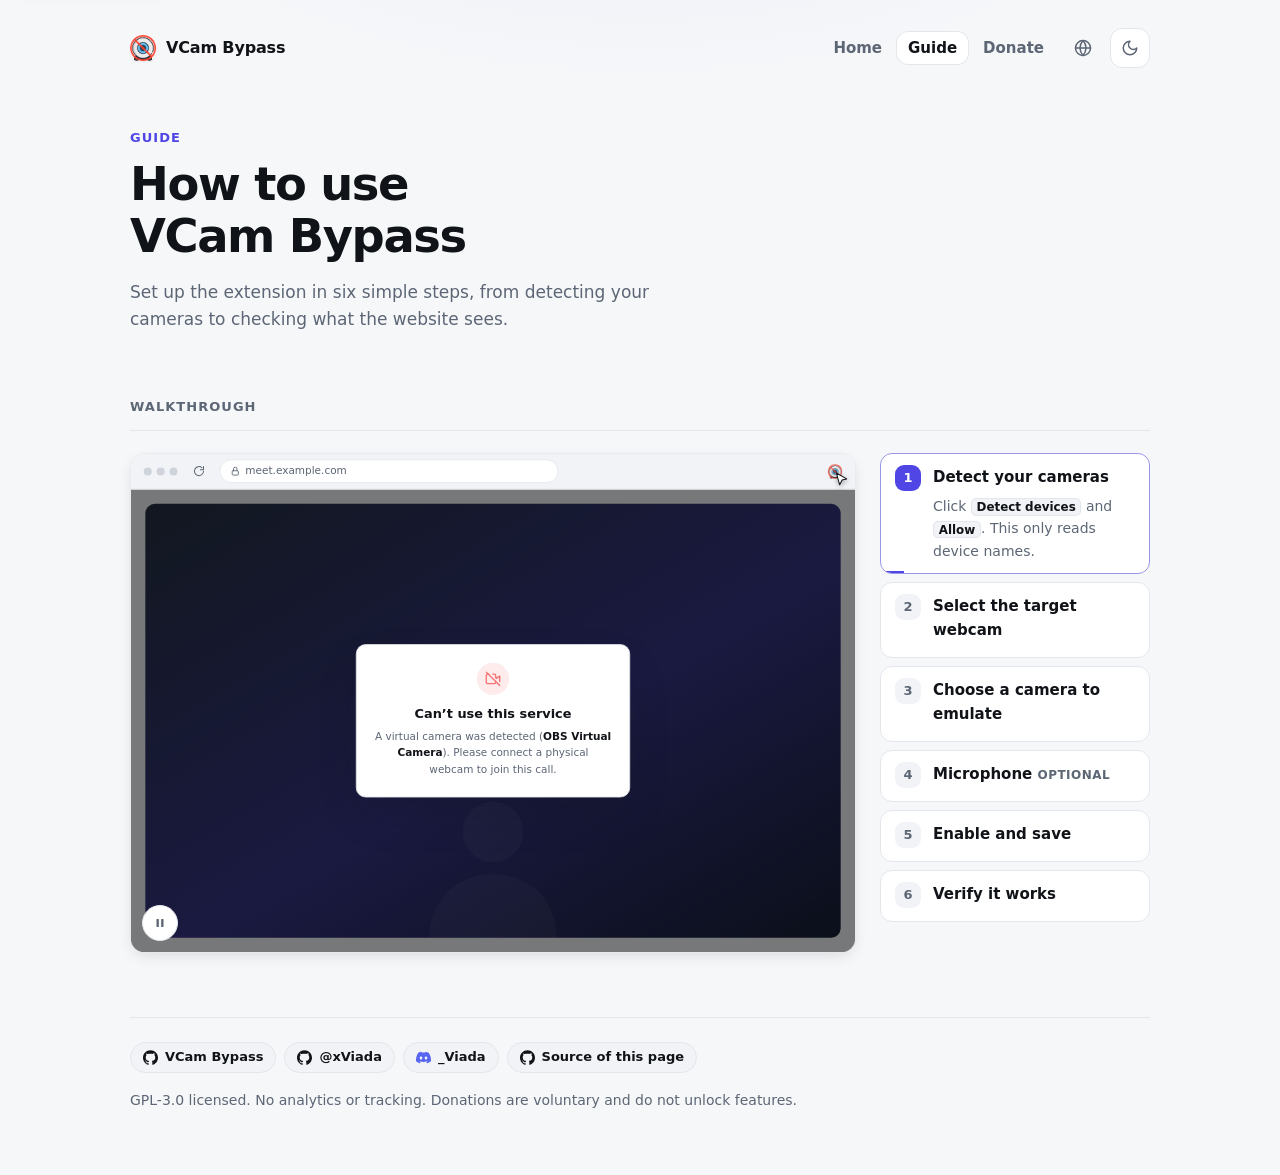
<file: guide/index.html>
<!DOCTYPE html>
<html lang="en">
<head>
  <meta charset="utf-8">
  <meta name="viewport" content="width=device-width, initial-scale=1">
  <title>How to use VCam Bypass</title>
  <meta name="description" content="How to make a virtual camera look like a real webcam with VCam Bypass.">
  <meta name="color-scheme" content="light dark">
  <meta name="theme-color" content="#ffffff" media="(prefers-color-scheme: light)">
  <meta name="theme-color" content="#0b0d10" media="(prefers-color-scheme: dark)">

  <meta property="og:type" content="website">
  <meta property="og:title" content="How to use VCam Bypass">
  <meta property="og:description" content="How to make a virtual camera look like a real webcam with VCam Bypass.">
  <link rel="canonical" href="https://xviada.github.io/VCam-Bypass/guide/">
  <link rel="alternate" hreflang="en" href="https://xviada.github.io/VCam-Bypass/guide/">
  <link rel="alternate" hreflang="es" href="https://xviada.github.io/VCam-Bypass/es/guide/">
  <link rel="alternate" hreflang="pt-BR" href="https://xviada.github.io/VCam-Bypass/pt/guide/">
  <link rel="alternate" hreflang="x-default" href="https://xviada.github.io/VCam-Bypass/guide/">
  <meta property="og:url" content="https://xviada.github.io/VCam-Bypass/guide/">
  <meta property="og:image" content="https://xviada.github.io/VCam-Bypass/assets/og-image.png">
  <meta name="twitter:card" content="summary_large_image">
  <meta name="twitter:image" content="https://xviada.github.io/VCam-Bypass/assets/og-image.png">

  <link rel="icon" href="../assets/favicon.png" type="image/png">
  <link rel="stylesheet" href="../assets/css/styles.css">
  <link rel="stylesheet" href="../assets/css/guide.css">

  <script>
    (function () {
      try {
        var saved = localStorage.getItem('funding-theme');
        if (saved === 'dark' || saved === 'light') {
          document.documentElement.setAttribute('data-theme', saved);
        }
      } catch (e) {}
    })();
  </script>
</head>
<body>
  <a class="skip-link" href="#main">Skip to content</a>

  <div class="page">
    <header class="topbar">
      <a class="brand" href="../">
        <img class="brand-mark" src="../assets/favicon.png" alt="" width="26" height="26">
        <span class="brand-text">VCam Bypass</span>
      </a>
      <div class="topbar-actions">
        <nav class="nav" aria-label="Primary">
          <a href="../">Home</a>
          <a href="./" aria-current="page">Guide</a>
          <a href="../donate/">Donate</a>
        </nav>
        <details class="lang"><summary aria-label="Language"><svg xmlns="http://www.w3.org/2000/svg" viewBox="0 0 24 24" fill="none" stroke="currentColor" stroke-width="2" stroke-linecap="round" stroke-linejoin="round" aria-hidden="true" focusable="false"><circle cx="12" cy="12" r="10"/><path d="M2 12h20"/><path d="M12 2a15.3 15.3 0 0 1 4 10 15.3 15.3 0 0 1-4 10 15.3 15.3 0 0 1-4-10 15.3 15.3 0 0 1 4-10z"/></svg></summary><div class="lang-menu"><a href="./" hreflang="en" lang="en" aria-current="true">English</a><a href="../es/guide/" hreflang="es" lang="es">Español</a><a href="../pt/guide/" hreflang="pt-BR" lang="pt-BR">Português</a></div></details>
        <button type="button" class="icon-button" id="theme-toggle" aria-label="Toggle theme" hidden>
          <span class="icon" id="theme-icon" aria-hidden="true"></span>
        </button>
      </div>
    </header>

    <main id="main">
      <section class="hero">
        <p class="eyebrow">Guide</p>
        <h1 class="hero-title">How to use VCam Bypass</h1>
        <p class="hero-lede">
          Set up the extension in six simple steps, from detecting your cameras to checking what the website sees.
        </p>
      </section>

      <section class="section" aria-labelledby="guide-title">
        <h2 class="section-title" id="guide-title">Walkthrough</h2>

        <div class="gd" id="gd" data-scene="site" data-site="idle">
          <div class="gd-main">
          <div class="gd-viewport">
            <div class="gd-stage" role="img" aria-label="Animated walkthrough of the six setup steps. In the VCam Bypass popup the user clicks Detect devices and allows camera access, picks the virtual camera as the target webcam, chooses a webcam model to emulate, optionally masks a microphone, turns the extension on, hides the other devices and saves, then opens the test page, which confirms the site sees the emulated webcam and microphone. Back on the site, which had blocked the virtual camera, a reload makes the warning disappear.">
              <div class="gd-bar">
                <span class="gd-dots" aria-hidden="true"><i></i><i></i><i></i></span>
                <span class="gd-reload" data-t="reload">
                  <svg xmlns="http://www.w3.org/2000/svg" viewBox="0 0 24 24" fill="none" stroke="currentColor" stroke-width="2" stroke-linecap="round" stroke-linejoin="round" focusable="false"><path d="M21 12a9 9 0 1 1-3-6.7"/><path d="M21 3v6h-6"/></svg>
                </span>
                <span class="gd-address">
                  <svg class="gd-address-lock" xmlns="http://www.w3.org/2000/svg" viewBox="0 0 24 24" fill="none" stroke="currentColor" stroke-width="2" stroke-linecap="round" stroke-linejoin="round" focusable="false"><rect x="5" y="11" width="14" height="10" rx="2"/><path d="M8 11V7a4 4 0 0 1 8 0v4"/></svg>
                  <svg class="gd-address-ext" xmlns="http://www.w3.org/2000/svg" viewBox="0 0 24 24" fill="none" stroke="currentColor" stroke-width="2" stroke-linecap="round" stroke-linejoin="round" focusable="false"><circle cx="12" cy="12" r="9"/><path d="M12 11v5M12 8h.01"/></svg>
                  <span class="gd-address-text">meet.example.com</span>
                </span>
                <span class="gd-ext" data-t="ext">
                  <img src="../assets/favicon.png" alt="" width="18" height="18">
                </span>
              </div>

              <div class="gd-view">
                <!-- Any site: shows what the page sees before and after the mask. -->
                <div class="gd-layer gd-site">
                  <div class="gd-call">
                    <svg class="gd-person" viewBox="0 0 160 120" aria-hidden="true" focusable="false"><circle cx="80" cy="50" r="20"/><path d="M38 120c0-26 19-42 42-42s42 16 42 42z"/></svg>
                    <span class="gd-live"><i></i>Live</span>
                    <span class="gd-cam-chip">HD Pro Webcam C920</span>
                  </div>
                  <div class="gd-block">
                    <div class="gd-block-card">
                      <span class="gd-block-icon">
                        <svg xmlns="http://www.w3.org/2000/svg" viewBox="0 0 24 24" fill="none" stroke="currentColor" stroke-width="2" stroke-linecap="round" stroke-linejoin="round" focusable="false"><path d="M16 16v1a2 2 0 0 1-2 2H4a2 2 0 0 1-2-2V7a2 2 0 0 1 2-2h2m5.66 0H14a2 2 0 0 1 2 2v3.34l1 1L22 8v8"/><path d="m2 2 20 20"/></svg>
                      </span>
                      <h4 class="gd-block-title">Can’t use this service</h4>
                      <p>A virtual camera was detected (<strong>OBS Virtual Camera</strong>). Please connect a physical webcam to join this call.</p>
                    </div>
                  </div>
                </div>

                <!-- request.html -->
                <div class="gd-layer gd-ext-page xr">
                  <div class="xr-card">
                    <h4 class="xr-title">Detect devices</h4>
                    <p>When Chrome asks, click <strong>Allow</strong> to grant camera and microphone access. This is only used to read the names of your devices so you can choose which ones to mask. Nothing is recorded or sent anywhere.</p>
                    <div class="xr-status">
                      <span class="xr-wait">Requesting permission...</span>
                      <span class="xr-done">Permission granted. Detected devices:</span>
                    </div>
                    <div class="xr-list">
                      <p>Cameras:</p>
                      <ul><li>Integrated Camera</li><li>OBS Virtual Camera</li></ul>
                      <p>Microphones:</p>
                      <ul><li>Microphone (Realtek Audio)</li><li>CABLE Output (VB-Audio Virtual Cable)</li></ul>
                      <p>You can now close this tab and pick devices in the popup.</p>
                    </div>
                    <span class="xr-retry">Retry</span>
                  </div>
                </div>

                <!-- test.html -->
                <div class="gd-layer gd-ext-page xt">
                  <div class="xt-scroll">
                    <div class="xt-hero">
                      <img src="../assets/favicon.png" alt="" width="44" height="44">
                      <div>
                        <h4 class="xt-h1">Test the mask</h4>
                        <p>This page shows exactly what a website sees when it opens your camera and microphone.</p>
                      </div>
                    </div>

                    <div class="xt-label" data-t="cam">
                      <svg xmlns="http://www.w3.org/2000/svg" width="14" height="14" viewBox="0 0 24 24" fill="none" stroke="currentColor" stroke-width="2" stroke-linecap="round" stroke-linejoin="round"><path d="m22 8-6 4 6 4V8Z"/><rect width="14" height="12" x="2" y="6" rx="2" ry="2"/></svg>
                      Camera
                    </div>
                    <div class="xt-card">
                      <div class="xt-verdict pending" data-v="cam">
                        <span class="xt-dot"></span>
                        <span class="xt-vbody"><span class="xt-vtitle"></span><span class="xt-vtext"></span></span>
                      </div>
                      <div class="xt-controls">
                        <span class="xt-clabel">Camera</span>
                        <span class="xt-select">HD Pro Webcam C920 (046d:082d)</span>
                        <span class="xt-btn">Refresh devices</span>
                      </div>
                      <p class="xt-hint">Pick the camera you masked (it appears with the fake name) and the values below update on the spot.</p>
                    </div>
                    <div class="xt-grid" data-t="camreport">
                      <div class="xt-card">
                        <p class="xt-ctitle">Live preview</p>
                        <div class="xt-video">
                          <svg viewBox="0 0 160 120" aria-hidden="true" focusable="false"><circle cx="80" cy="50" r="20"/><path d="M38 120c0-26 19-42 42-42s42 16 42 42z"/></svg>
                        </div>
                      </div>
                      <div class="xt-card">
                        <p class="xt-ctitle">What the site sees (camera)</p>
                        <p class="xt-empty">Run the test to see the reported identity, settings and capabilities.</p>
                        <div class="xt-rows">
                          <div class="xt-kv"><span class="k">label</span><span class="v">HD Pro Webcam C920 (046d:082d)</span></div>
                          <div class="xt-kv"><span class="k">deviceId</span><span class="v">e41b7c09…5d2a8f</span></div>
                          <div class="xt-kv"><span class="k">groupId</span><span class="v">a27f03d1…c96e14</span></div>
                          <div class="xt-kv"><span class="k">resolution</span><span class="v">1920 × 1080 @ 30 fps</span></div>
                          <div class="xt-kv"><span class="k">facingMode</span><span class="v">(none)</span></div>
                          <div class="xt-kv"><span class="k">image controls</span><span class="v good">10 exposed</span></div>
                          <div class="xt-kv"><span class="k">⤷ which</span><span class="v muted">brightness, contrast, saturation, sharpness, colorTemperature, exposureTime, exposureMode, whiteBalanceMode, focusMode, focusDistance</span></div>
                        </div>
                      </div>
                    </div>

                    <div class="xt-label" data-t="mic">
                      <svg xmlns="http://www.w3.org/2000/svg" width="14" height="14" viewBox="0 0 24 24" fill="none" stroke="currentColor" stroke-width="2" stroke-linecap="round" stroke-linejoin="round"><path d="M12 2a3 3 0 0 0-3 3v7a3 3 0 0 0 6 0V5a3 3 0 0 0-3-3Z"/><path d="M19 10v2a7 7 0 0 1-14 0v-2"/><line x1="12" x2="12" y1="19" y2="22"/></svg>
                      Microphone
                    </div>
                    <div class="xt-card">
                      <div class="xt-verdict pending" data-v="mic">
                        <span class="xt-dot"></span>
                        <span class="xt-vbody"><span class="xt-vtitle"></span><span class="xt-vtext"></span></span>
                      </div>
                      <div class="xt-controls">
                        <span class="xt-clabel">Microphone</span>
                        <span class="xt-select">Microphone (HD Pro Webcam C920) (046d:082d)</span>
                      </div>
                      <p class="xt-hint">Pick the microphone you masked (it appears with the fake name). If mic mask is off, this shows your real mic identity.</p>
                    </div>
                    <div class="xt-grid">
                      <div class="xt-card">
                        <p class="xt-ctitle">Audio input</p>
                        <div class="xt-meter">
                          <svg viewBox="0 0 400 100" preserveAspectRatio="none" aria-hidden="true" focusable="false">
                            <defs>
                              <linearGradient id="gd-wave-grad" x1="0" x2="1" y1="0" y2="0">
                                <stop offset="0" stop-color="rgba(91,140,255,0.6)"/>
                                <stop offset="0.5" stop-color="rgba(138,108,255,0.8)"/>
                                <stop offset="1" stop-color="rgba(74,222,128,0.6)"/>
                              </linearGradient>
                            </defs>
                            <g class="xt-wave"><path class="xt-wave-path" fill="none" stroke="url(#gd-wave-grad)" stroke-width="2" stroke-linecap="round" stroke-linejoin="round" vector-effect="non-scaling-stroke"/></g>
                          </svg>
                          <div class="xt-meter-over"><span class="xt-meter-hint">Speak or make a sound</span><span class="xt-meter-level">—</span></div>
                        </div>
                      </div>
                      <div class="xt-card">
                        <p class="xt-ctitle">What the site sees (microphone)</p>
                        <p class="xt-empty">Run the test to see the reported identity and settings.</p>
                        <div class="xt-rows">
                          <div class="xt-kv"><span class="k">label</span><span class="v">Microphone (HD Pro Webcam C920) (046d:082d)</span></div>
                          <div class="xt-kv"><span class="k">deviceId</span><span class="v">7c20e5b8…19f3a0</span></div>
                          <div class="xt-kv"><span class="k">groupId</span><span class="v">a27f03d1…c96e14</span></div>
                          <div class="xt-kv"><span class="k">sampleRate</span><span class="v">48000 Hz</span></div>
                          <div class="xt-kv"><span class="k">channels</span><span class="v">1</span></div>
                          <div class="xt-kv"><span class="k">processing</span><span class="v muted">echo cancel, noise suppress, auto gain</span></div>
                        </div>
                      </div>
                    </div>
                  </div>
                </div>

                <!-- Chrome's permission prompt -->
                <div class="gd-perm">
                  <p class="gd-perm-title">This extension wants to</p>
                  <ul>
                    <li><svg xmlns="http://www.w3.org/2000/svg" viewBox="0 0 24 24" fill="none" stroke="currentColor" stroke-width="2" stroke-linecap="round" stroke-linejoin="round"><path d="m22 8-6 4 6 4V8Z"/><rect width="14" height="12" x="2" y="6" rx="2" ry="2"/></svg>Use your cameras</li>
                    <li><svg xmlns="http://www.w3.org/2000/svg" viewBox="0 0 24 24" fill="none" stroke="currentColor" stroke-width="2" stroke-linecap="round" stroke-linejoin="round"><path d="M12 2a3 3 0 0 0-3 3v7a3 3 0 0 0 6 0V5a3 3 0 0 0-3-3Z"/><path d="M19 10v2a7 7 0 0 1-14 0v-2"/><line x1="12" x2="12" y1="19" y2="22"/></svg>Use your microphones</li>
                  </ul>
                  <div class="gd-perm-actions">
                    <span class="gd-perm-allow" data-t="allow">Allow</span>
                    <span class="gd-perm-deny">Don’t allow</span>
                  </div>
                </div>

                <!-- popup.html -->
                <div class="gd-popup gp">
                  <div class="gp-header">
                    <img src="../assets/favicon.png" alt="" width="30" height="30">
                    <div class="gp-header-text">
                      <div class="gp-h1">VCam Bypass</div>
                      <p>Rewrites the device info exposed</p>
                    </div>
                    <div class="gp-header-actions">
                      <span class="gp-icon">
                        <svg xmlns="http://www.w3.org/2000/svg" width="14" height="14" viewBox="0 0 24 24" fill="none" stroke="currentColor" stroke-width="2" stroke-linecap="round" stroke-linejoin="round"><path d="M19 14c1.49-1.46 3-3.21 3-5.5A5.5 5.5 0 0 0 16.5 3c-1.76 0-3 .5-4.5 2-1.5-1.5-2.74-2-4.5-2A5.5 5.5 0 0 0 2 8.5c0 2.3 1.5 4.05 3 5.5l7 7Z"/></svg>
                      </span>
                      <span class="gp-icon" data-t="eye">
                        <svg xmlns="http://www.w3.org/2000/svg" width="14" height="14" viewBox="0 0 24 24" fill="none" stroke="currentColor" stroke-width="2" stroke-linecap="round" stroke-linejoin="round"><path d="M2 12s3.6-7 10-7 10 7 10 7-3.6 7-10 7-10-7-10-7Z"/><circle cx="12" cy="12" r="3"/></svg>
                      </span>
                      <span class="gp-switch" data-t="switch"><span class="gp-slider"></span></span>
                    </div>
                  </div>

                  <div class="gp-card">
                    <div class="gp-card-title">
                      <svg xmlns="http://www.w3.org/2000/svg" width="13" height="13" viewBox="0 0 24 24" fill="none" stroke="currentColor" stroke-width="2" stroke-linecap="round" stroke-linejoin="round"><path d="m22 8-6 4 6 4V8Z"/><rect width="14" height="12" x="2" y="6" rx="2" ry="2"/></svg>
                      Camera
                    </div>
                    <div class="gp-row">
                      <div class="gp-label">Target webcam</div>
                      <div class="gp-select" data-t="target"><span class="gp-value"></span></div>
                      <ul class="gp-menu" data-menu="target">
                        <li>Select a webcam</li>
                        <li>Integrated Camera</li>
                        <li data-t="target-pick">OBS Virtual Camera</li>
                      </ul>
                      <span class="gp-detect" data-t="detect">Detect devices (grant permission)</span>
                    </div>
                    <div class="gp-row">
                      <div class="gp-row-head">
                        <div class="gp-label">Emulated model (capabilities)</div>
                        <span class="gp-id-btn" data-t="newid"><span class="gp-dice">&#127922;</span><span>New identity</span></span>
                      </div>
                      <div class="gp-select" data-t="model"><span class="gp-value"></span></div>
                      <ul class="gp-menu" data-menu="model">
                        <li>Generic webcam</li>
                        <li data-t="model-pick">Logitech C920 (1080p)</li>
                        <li>Logitech C922 Pro (1080p/720p60)</li>
                        <li>Logitech BRIO (4K)</li>
                        <li>Microsoft LifeCam HD-3000 (720p)</li>
                        <li>Integrated laptop webcam (720p)</li>
                      </ul>
                      <span class="gp-advanced"><span>&#9656;</span> Advanced capabilities</span>
                    </div>
                  </div>

                  <div class="gp-card">
                    <div class="gp-card-title">
                      <svg xmlns="http://www.w3.org/2000/svg" width="13" height="13" viewBox="0 0 24 24" fill="none" stroke="currentColor" stroke-width="2" stroke-linecap="round" stroke-linejoin="round"><path d="M12 2a3 3 0 0 0-3 3v7a3 3 0 0 0 6 0V5a3 3 0 0 0-3-3Z"/><path d="M19 10v2a7 7 0 0 1-14 0v-2"/><line x1="12" x2="12" y1="19" y2="22"/></svg>
                      Microphone
                    </div>
                    <div class="gp-row">
                      <div class="gp-mic-grid">
                        <div class="gp-mic-mode">
                          <div class="gp-label">Mic mask</div>
                          <div class="gp-select" data-t="micmode"><span class="gp-value"></span></div>
                          <ul class="gp-menu" data-menu="micmode">
                            <li>Off</li>
                            <li data-t="micmode-pick">Auto</li>
                            <li>Custom</li>
                          </ul>
                        </div>
                        <div class="gp-mic-target">
                          <div class="gp-label">Target microphone</div>
                          <div class="gp-select" data-t="micsel"><span class="gp-value"></span></div>
                          <ul class="gp-menu gp-menu-wide" data-menu="micsel">
                            <li>Select a microphone</li>
                            <li data-t="micsel-pick">Microphone (Realtek Audio)</li>
                            <li>CABLE Output (VB-Audio Virtual Cable)</li>
                          </ul>
                        </div>
                      </div>
                      <p class="gp-hint"></p>
                    </div>
                  </div>

                  <div class="gp-tools">
                    <span class="gp-tool" data-t="test">
                      <svg xmlns="http://www.w3.org/2000/svg" width="13" height="13" viewBox="0 0 24 24" fill="none" stroke="currentColor" stroke-width="2" stroke-linecap="round" stroke-linejoin="round"><path d="M9 12l2 2 4-4"/><path d="M12 3a9 9 0 1 0 9 9"/><path d="M21 3v6h-6"/></svg>
                      Test it
                    </span>
                    <span class="gp-tool">
                      <svg xmlns="http://www.w3.org/2000/svg" width="13" height="13" viewBox="0 0 24 24" fill="none" stroke="currentColor" stroke-width="2" stroke-linecap="round" stroke-linejoin="round"><path d="M2 3h6a4 4 0 0 1 4 4v14a3 3 0 0 0-3-3H2z"/><path d="M22 3h-6a4 4 0 0 0-4 4v14a3 3 0 0 1 3-3h7z"/></svg>
                      How to use
                    </span>
                  </div>

                  <div class="gp-actions"><span class="gp-save" data-t="save">Save changes</span></div>
                  <div class="gp-status">Saved. Reload the page to apply.</div>

                  <p class="gp-gh">
                    <svg xmlns="http://www.w3.org/2000/svg" width="12" height="12" viewBox="0 0 24 24" fill="currentColor"><path d="M12 0C5.37 0 0 5.37 0 12c0 5.3 3.438 9.8 8.205 11.385.6.113.82-.258.82-.577 0-.285-.01-1.04-.015-2.04-3.338.724-4.042-1.61-4.042-1.61-.546-1.385-1.335-1.755-1.335-1.755-1.087-.744.084-.729.084-.729 1.205.084 1.838 1.236 1.838 1.236 1.07 1.835 2.809 1.305 3.495.998.108-.776.417-1.305.76-1.605-2.665-.3-5.466-1.332-5.466-5.93 0-1.31.465-2.38 1.235-3.22-.135-.303-.54-1.523.105-3.176 0 0 1.005-.322 3.3 1.23.96-.267 1.98-.399 3-.405 1.02.006 2.04.138 3 .405 2.28-1.552 3.285-1.23 3.285-1.23.645 1.653.24 2.873.12 3.176.765.84 1.23 1.91 1.23 3.22 0 4.61-2.805 5.625-5.475 5.92.42.36.81 1.096.81 2.22 0 1.606-.015 2.896-.015 3.286 0 .315.21.69.825.57C20.565 21.795 24 17.295 24 12c0-6.63-5.37-12-12-12z"/></svg>
                    VCam Bypass by xViada · © 2026 · GPL-3.0
                  </p>
                </div>
              </div>

              <span class="gd-cursor" aria-hidden="true"><svg viewBox="0 0 24 24" focusable="false"><path d="M5 3l14 8-6.2 1.6L9.6 19z"/></svg></span>
            </div>
            <button type="button" class="icon-button gd-pause" id="gd-pause" aria-label="Pause animation" aria-pressed="false" hidden>
              <svg class="icon-pause" xmlns="http://www.w3.org/2000/svg" viewBox="0 0 24 24" fill="currentColor" aria-hidden="true" focusable="false"><rect x="6" y="5" width="4" height="14" rx="1"/><rect x="14" y="5" width="4" height="14" rx="1"/></svg>
              <svg class="icon-play" xmlns="http://www.w3.org/2000/svg" viewBox="0 0 24 24" fill="currentColor" aria-hidden="true" focusable="false"><path d="M8 5.5v13a1 1 0 0 0 1.5.86l10.5-6.5a1 1 0 0 0 0-1.72L9.5 4.64A1 1 0 0 0 8 5.5z"/></svg>
            </button>
          </div>
          </div>

          <div class="gd-controls">
            <div class="gd-caption" aria-live="polite">
              <span class="gd-step-num gd-caption-num">1</span>
              <div class="gd-step-body">
                <span class="gd-step-title gd-caption-title"></span>
                <span class="gd-step-text gd-caption-text"></span>
              </div>
            </div>
            <ol class="gd-steps">
              <li>
                <button type="button" class="gd-step" data-step="1">
                  <span class="gd-step-num">1</span>
                  <span class="gd-step-body">
                    <span class="gd-step-title">Detect your cameras</span>
                    <span class="gd-step-text">Click <span class="pill">Detect devices</span> and <span class="pill">Allow</span>. This only reads device names.</span>
                  </span>
                </button>
              </li>
              <li>
                <button type="button" class="gd-step" data-step="2">
                  <span class="gd-step-num">2</span>
                  <span class="gd-step-body">
                    <span class="gd-step-title">Select the target webcam</span>
                    <span class="gd-step-text">Open <span class="pill">Target webcam</span> and pick your virtual camera. A target is required.</span>
                  </span>
                </button>
              </li>
              <li>
                <button type="button" class="gd-step" data-step="3">
                  <span class="gd-step-num">3</span>
                  <span class="gd-step-body">
                    <span class="gd-step-title">Choose a camera to emulate</span>
                    <span class="gd-step-text">Pick a real model under <span class="pill">Emulated model</span>, or hit <span class="pill">New identity</span>.</span>
                  </span>
                </button>
              </li>
              <li>
                <button type="button" class="gd-step" data-step="4">
                  <span class="gd-step-num">4</span>
                  <span class="gd-step-body">
                    <span class="gd-step-title">Microphone <span class="guide-optional">optional</span></span>
                    <span class="gd-step-text">Pick the mic to mask. <span class="pill">Auto</span> passes it off as the emulated camera's built-in mic, <span class="pill">Custom</span> gives it a name and IDs of your own, and <span class="pill">Off</span> leaves microphones alone.</span>
                  </span>
                </button>
              </li>
              <li>
                <button type="button" class="gd-step" data-step="5">
                  <span class="gd-step-num">5</span>
                  <span class="gd-step-body">
                    <span class="gd-step-title">Enable and save</span>
                    <span class="gd-step-text">Flip the switch <span class="pill">on</span> and click <span class="pill">Save changes</span>. The eye button hides your other cameras and mics from websites, so they only see the emulated ones.</span>
                  </span>
                </button>
              </li>
              <li>
                <button type="button" class="gd-step" data-step="6">
                  <span class="gd-step-num">6</span>
                  <span class="gd-step-body">
                    <span class="gd-step-title">Verify it works</span>
                    <span class="gd-step-text">Open <span class="pill">Test it</span> from the popup to confirm the site sees the emulated webcam. Reload the page to apply the changes.</span>
                  </span>
                </button>
              </li>
            </ol>
          </div>
        </div>
      </section>
    </main>

    <footer class="footer">
      <div class="chip-row" id="footer-links"><a class="chip chip-github" href="https://github.com/xViada/VCam-Bypass" target="_blank" rel="noopener noreferrer"><span class="icon" aria-hidden="true"><svg xmlns="http://www.w3.org/2000/svg" viewBox="0 0 24 24" fill="currentColor" aria-hidden="true" focusable="false"><path d="M12 .297c-6.63 0-12 5.373-12 12 0 5.303 3.438 9.8 8.205 11.385.6.113.82-.258.82-.577 0-.285-.01-1.04-.015-2.04-3.338.724-4.042-1.61-4.042-1.61C4.422 18.07 3.633 17.7 3.633 17.7c-1.087-.744.084-.729.084-.729 1.205.084 1.838 1.236 1.838 1.236 1.07 1.835 2.809 1.305 3.495.998.108-.776.417-1.305.76-1.605-2.665-.3-5.466-1.332-5.466-5.93 0-1.31.465-2.38 1.235-3.22-.135-.303-.54-1.523.105-3.176 0 0 1.005-.322 3.3 1.23.96-.267 1.98-.399 3-.405 1.02.006 2.04.138 3 .405 2.28-1.552 3.285-1.23 3.285-1.23.645 1.653.24 2.873.12 3.176.765.84 1.23 1.91 1.23 3.22 0 4.61-2.805 5.625-5.475 5.92.42.36.81 1.096.81 2.22 0 1.606-.015 2.896-.015 3.286 0 .315.21.69.825.57C20.565 22.092 24 17.592 24 12.297c0-6.627-5.373-12-12-12"></path></svg></span><span>VCam Bypass</span></a><a class="chip chip-github" href="https://github.com/xViada" target="_blank" rel="noopener noreferrer"><span class="icon" aria-hidden="true"><svg xmlns="http://www.w3.org/2000/svg" viewBox="0 0 24 24" fill="currentColor" aria-hidden="true" focusable="false"><path d="M12 .297c-6.63 0-12 5.373-12 12 0 5.303 3.438 9.8 8.205 11.385.6.113.82-.258.82-.577 0-.285-.01-1.04-.015-2.04-3.338.724-4.042-1.61-4.042-1.61C4.422 18.07 3.633 17.7 3.633 17.7c-1.087-.744.084-.729.084-.729 1.205.084 1.838 1.236 1.838 1.236 1.07 1.835 2.809 1.305 3.495.998.108-.776.417-1.305.76-1.605-2.665-.3-5.466-1.332-5.466-5.93 0-1.31.465-2.38 1.235-3.22-.135-.303-.54-1.523.105-3.176 0 0 1.005-.322 3.3 1.23.96-.267 1.98-.399 3-.405 1.02.006 2.04.138 3 .405 2.28-1.552 3.285-1.23 3.285-1.23.645 1.653.24 2.873.12 3.176.765.84 1.23 1.91 1.23 3.22 0 4.61-2.805 5.625-5.475 5.92.42.36.81 1.096.81 2.22 0 1.606-.015 2.896-.015 3.286 0 .315.21.69.825.57C20.565 22.092 24 17.592 24 12.297c0-6.627-5.373-12-12-12"></path></svg></span><span>@xViada</span></a><a class="chip chip-discord" href="https://discordapp.com/users/675421408612057089" target="_blank" rel="noopener noreferrer"><span class="icon" aria-hidden="true"><svg xmlns="http://www.w3.org/2000/svg" viewBox="0 0 24 24" fill="currentColor" aria-hidden="true" focusable="false"><path d="M20.317 4.3698a19.7913 19.7913 0 0 0-4.8851-1.5152.0741.0741 0 0 0-.0785.0371c-.211.3753-.4447.8648-.6083 1.2495-1.8447-.2762-3.68-.2762-5.4868 0-.1636-.3933-.4058-.8742-.6177-1.2495a.077.077 0 0 0-.0785-.037 19.7363 19.7363 0 0 0-4.8852 1.515.0699.0699 0 0 0-.0321.0277C.5334 9.0458-.319 13.5799.0992 18.0578a.0824.0824 0 0 0 .0312.0561c2.0528 1.5076 4.0413 2.4228 5.9929 3.0294a.0777.0777 0 0 0 .0842-.0276c.4616-.6304.8731-1.2952 1.226-1.9942a.076.076 0 0 0-.0416-.1057c-.6528-.2476-1.2743-.5495-1.8722-.8923a.077.077 0 0 1-.0076-.1277c.1258-.0943.2517-.1923.3718-.2914a.0743.0743 0 0 1 .0776-.0105c3.9278 1.7933 8.18 1.7933 12.0614 0a.0739.0739 0 0 1 .0785.0095c.1202.099.246.1981.3728.2924a.077.077 0 0 1-.0066.1276 12.2986 12.2986 0 0 1-1.873.8914.0766.0766 0 0 0-.0407.1067c.3604.698.7719 1.3628 1.225 1.9932a.076.076 0 0 0 .0842.0286c1.961-.6067 3.9495-1.5219 6.0023-3.0294a.077.077 0 0 0 .0313-.0552c.5004-5.177-.8382-9.6739-3.5485-13.6604a.061.061 0 0 0-.0312-.0286zM8.02 15.3312c-1.1825 0-2.1569-1.0857-2.1569-2.419 0-1.3332.9555-2.4189 2.157-2.4189 1.2108 0 2.1757 1.0952 2.1568 2.419 0 1.3332-.9555 2.4189-2.1569 2.4189zm7.9748 0c-1.1825 0-2.1569-1.0857-2.1569-2.419 0-1.3332.9554-2.4189 2.1569-2.4189 1.2108 0 2.1757 1.0952 2.1568 2.419 0 1.3332-.946 2.4189-2.1568 2.4189Z"></path></svg></span><span>_Viada</span></a><a class="chip chip-github" href="https://github.com/xViada/VCam-Bypass/tree/gh-pages" target="_blank" rel="noopener noreferrer"><span class="icon" aria-hidden="true"><svg xmlns="http://www.w3.org/2000/svg" viewBox="0 0 24 24" fill="currentColor" aria-hidden="true" focusable="false"><path d="M12 .297c-6.63 0-12 5.373-12 12 0 5.303 3.438 9.8 8.205 11.385.6.113.82-.258.82-.577 0-.285-.01-1.04-.015-2.04-3.338.724-4.042-1.61-4.042-1.61C4.422 18.07 3.633 17.7 3.633 17.7c-1.087-.744.084-.729.084-.729 1.205.084 1.838 1.236 1.838 1.236 1.07 1.835 2.809 1.305 3.495.998.108-.776.417-1.305.76-1.605-2.665-.3-5.466-1.332-5.466-5.93 0-1.31.465-2.38 1.235-3.22-.135-.303-.54-1.523.105-3.176 0 0 1.005-.322 3.3 1.23.96-.267 1.98-.399 3-.405 1.02.006 2.04.138 3 .405 2.28-1.552 3.285-1.23 3.285-1.23.645 1.653.24 2.873.12 3.176.765.84 1.23 1.91 1.23 3.22 0 4.61-2.805 5.625-5.475 5.92.42.36.81 1.096.81 2.22 0 1.606-.015 2.896-.015 3.286 0 .315.21.69.825.57C20.565 22.092 24 17.592 24 12.297c0-6.627-5.373-12-12-12"></path></svg></span><span>Source of this page</span></a></div>
      <p id="footer-text">GPL-3.0 licensed. No analytics or tracking. Donations are voluntary and do not unlock features.</p>
    
    </footer>
  </div>

  <script src="../assets/js/theme.js"></script>
  <script src="../assets/js/guide.js"></script>
</body>
</html>
</file>
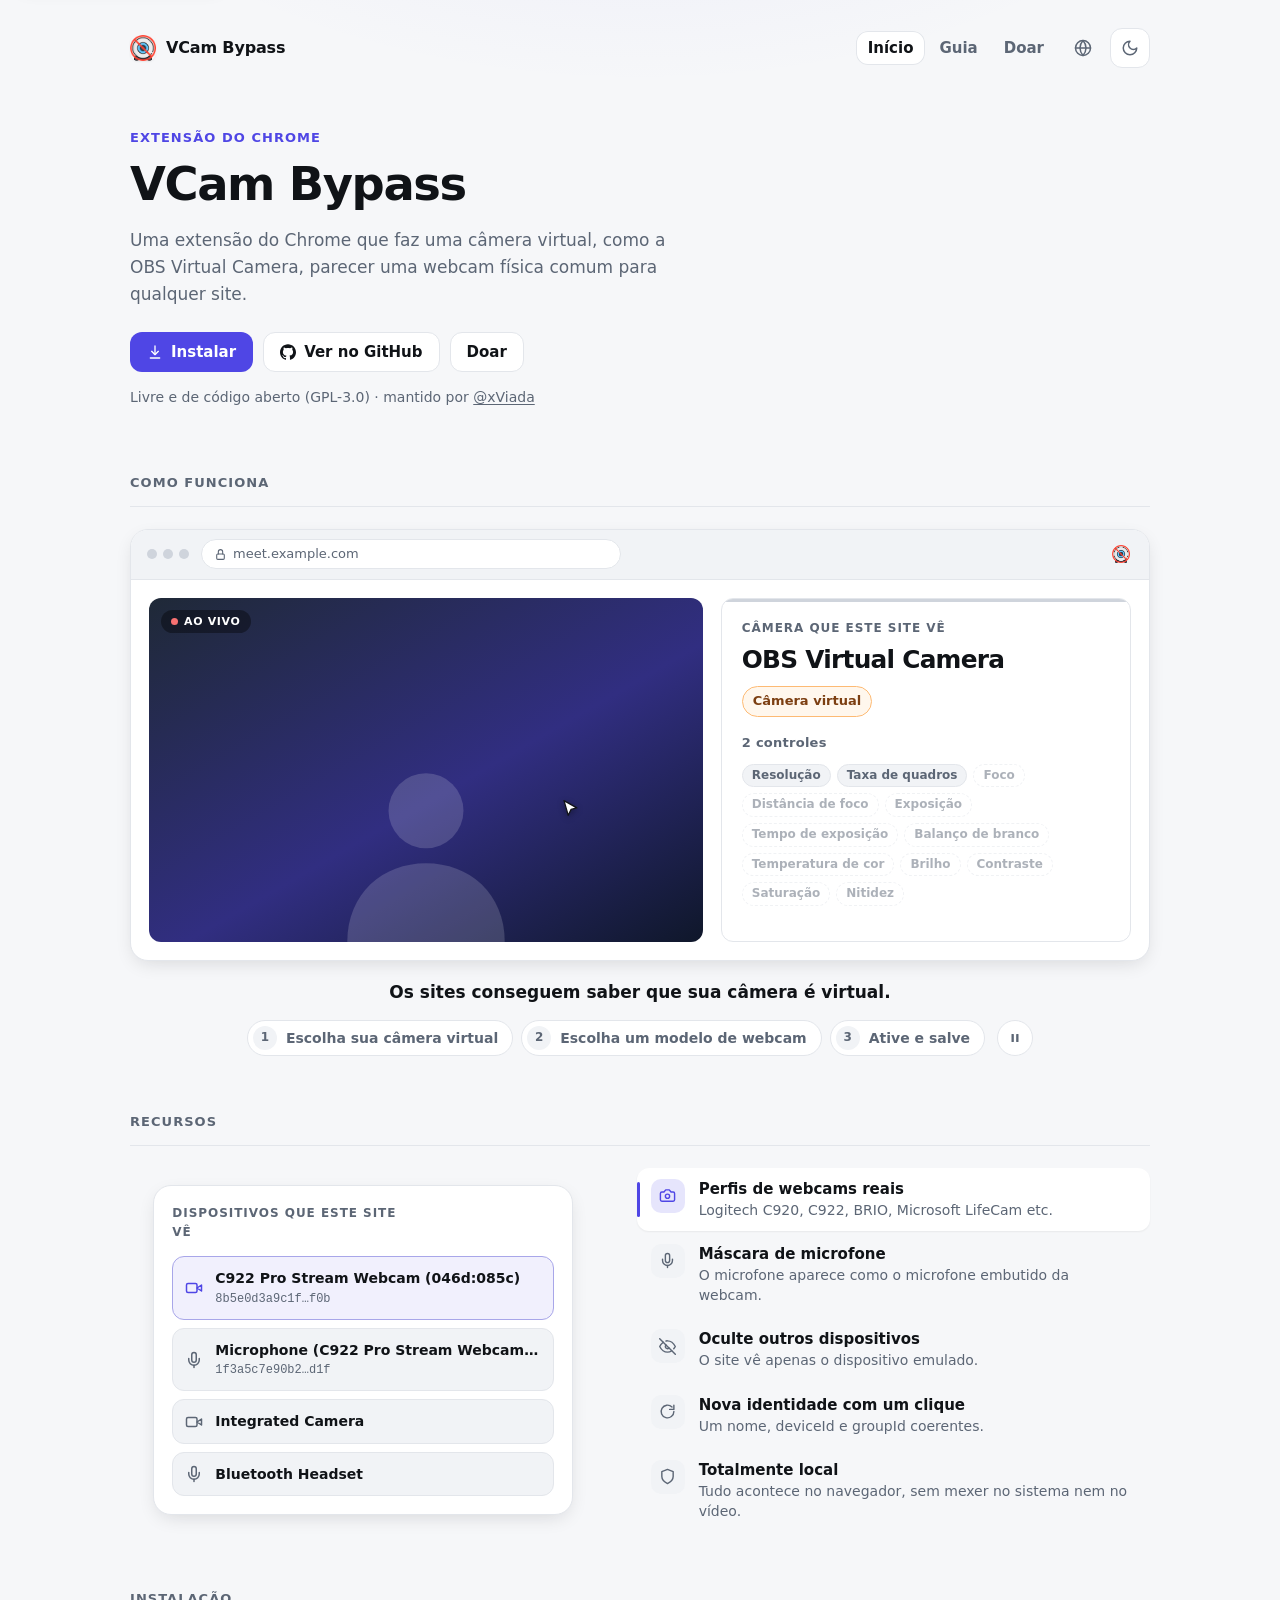
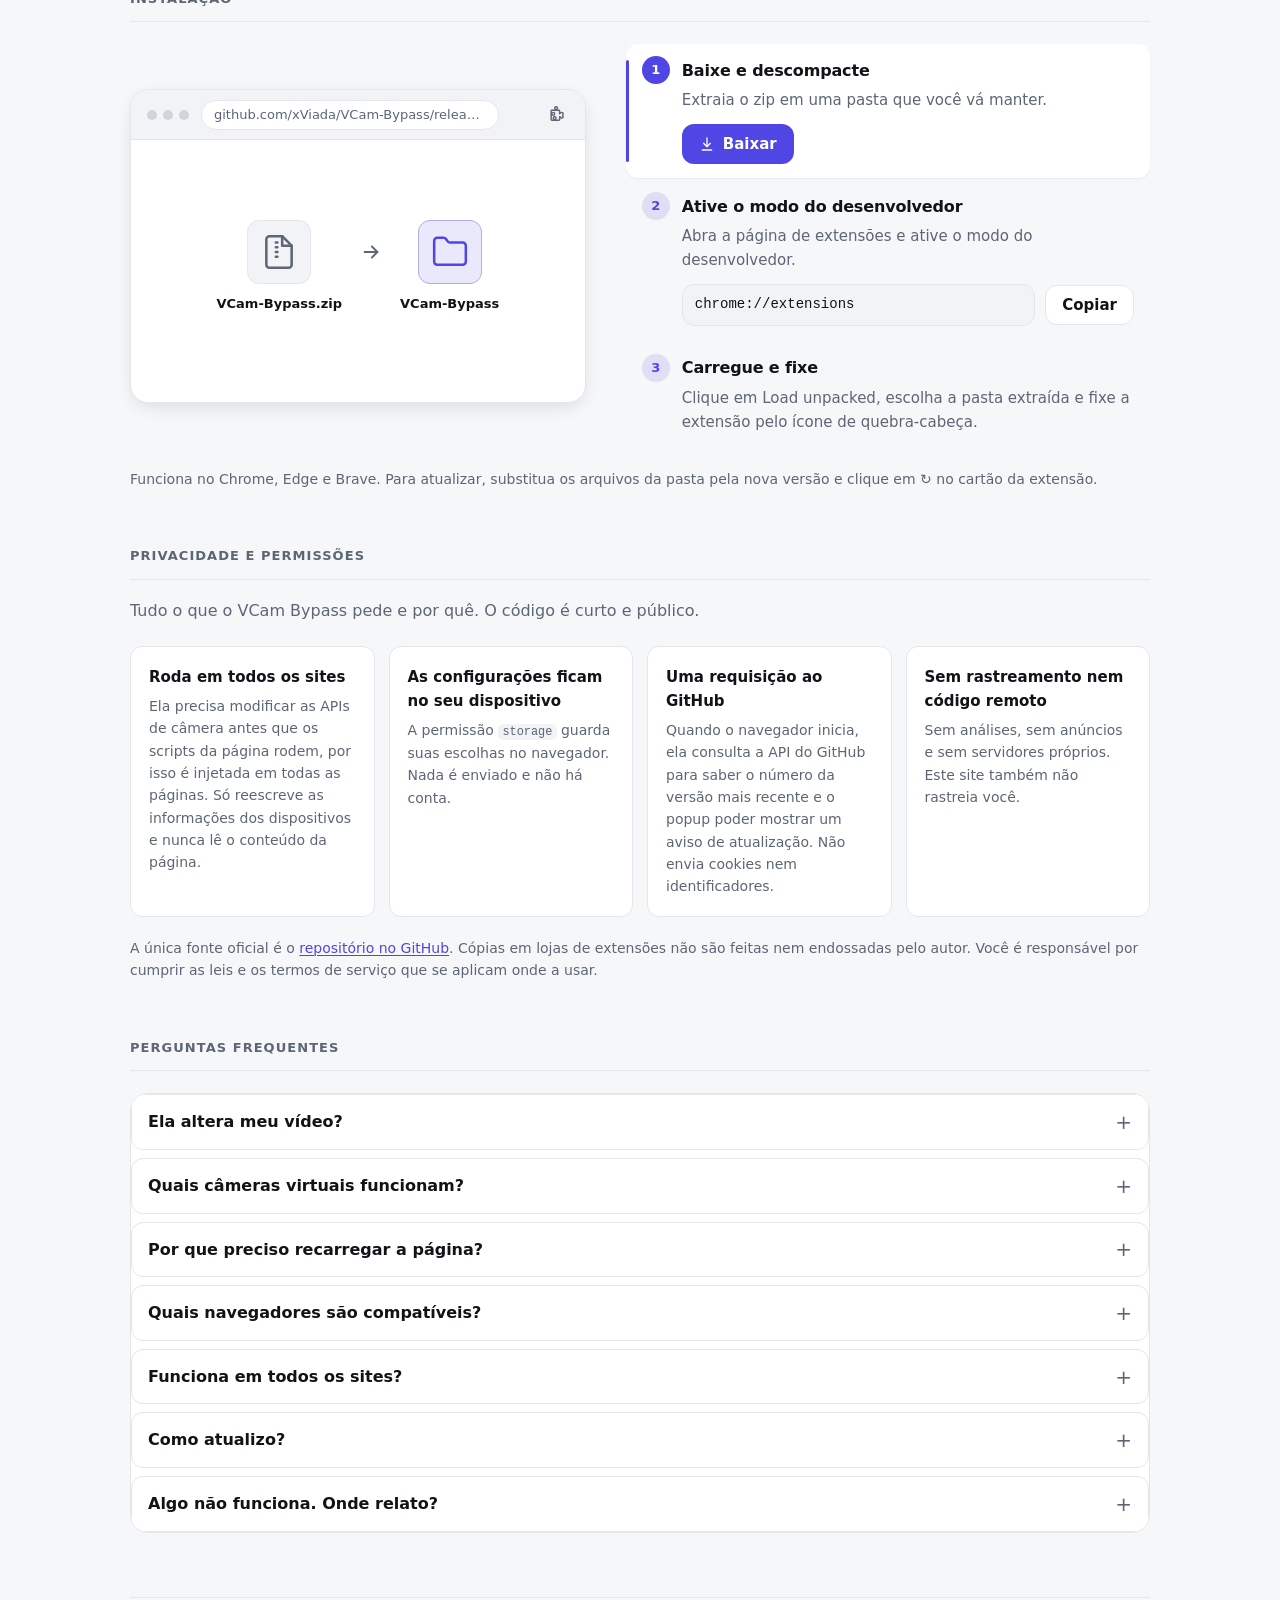
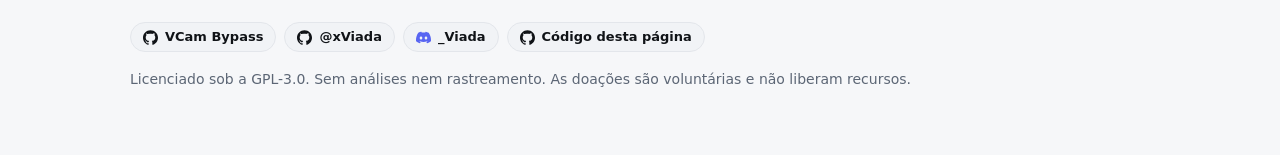
<file: pt/index.html>
<!DOCTYPE html>
<html lang="pt-BR">
<head>
  <meta charset="utf-8">
  <meta name="viewport" content="width=device-width, initial-scale=1">
  <title>VCam Bypass: faça sua câmera virtual parecer uma webcam real</title>
  <meta name="description" content="Extensão do Chrome que faz qualquer câmera virtual aparecer para um site como uma webcam física comum.">
  <meta name="color-scheme" content="light dark">
  <meta name="theme-color" content="#ffffff" media="(prefers-color-scheme: light)">
  <meta name="theme-color" content="#0b0d10" media="(prefers-color-scheme: dark)">

  <link rel="canonical" href="https://xviada.github.io/VCam-Bypass/pt/">
  <link rel="alternate" hreflang="en" href="https://xviada.github.io/VCam-Bypass/">
  <link rel="alternate" hreflang="es" href="https://xviada.github.io/VCam-Bypass/es/">
  <link rel="alternate" hreflang="pt-BR" href="https://xviada.github.io/VCam-Bypass/pt/">
  <link rel="alternate" hreflang="x-default" href="https://xviada.github.io/VCam-Bypass/">
  <meta property="og:type" content="website">
  <meta property="og:locale" content="pt_BR">
  <meta property="og:site_name" content="VCam Bypass">
  <meta property="og:url" content="https://xviada.github.io/VCam-Bypass/pt/">
  <meta property="og:title" content="VCam Bypass">
  <meta property="og:description" content="Extensão do Chrome que faz qualquer câmera virtual aparecer para um site como uma webcam física comum.">
  <meta property="og:image" content="https://xviada.github.io/VCam-Bypass/assets/og-image.png">
  <meta property="og:image:width" content="1200">
  <meta property="og:image:height" content="630">
  <meta property="og:image:alt" content="VCam Bypass: virtual camera in, physical webcam out.">
  <meta name="twitter:card" content="summary_large_image">
  <meta name="twitter:image" content="https://xviada.github.io/VCam-Bypass/assets/og-image.png">

  <script type="application/ld+json">
  {
    "@context": "https://schema.org",
    "@type": "SoftwareApplication",
    "inLanguage": "pt-BR",
    "name": "VCam Bypass",
    "description": "Extensão do Chrome que faz qualquer câmera virtual aparecer para um site como uma webcam física comum.",
    "applicationCategory": "BrowserApplication",
    "operatingSystem": "Chrome, Edge, Brave",
    "url": "https://xviada.github.io/VCam-Bypass/",
    "license": "https://www.gnu.org/licenses/gpl-3.0.html",
    "codeRepository": "https://github.com/xViada/VCam-Bypass",
    "author": { "@type": "Person", "name": "xViada", "url": "https://github.com/xViada" },
    "offers": { "@type": "Offer", "price": "0", "priceCurrency": "USD" }
  }
  </script>

  <link rel="icon" href="../assets/favicon.png" type="image/png">
  <link rel="stylesheet" href="../assets/css/styles.css">

  <script>
    (function () {
      try {
        var saved = localStorage.getItem('funding-theme');
        if (saved === 'dark' || saved === 'light') {
          document.documentElement.setAttribute('data-theme', saved);
        }
      } catch (e) {}
    })();
  </script>
</head>
<body>
  <a class="skip-link" href="#main">Pular para o conteúdo</a>

  <div class="page">
    <header class="topbar">
      <a class="brand" href="./">
        <img class="brand-mark" src="../assets/favicon.png" alt="" width="26" height="26">
        <span class="brand-text">VCam Bypass</span>
      </a>
      <div class="topbar-actions">
        <nav class="nav" aria-label="Principal">
          <a href="./" aria-current="page">Início</a>
          <a href="guide/">Guia</a>
          <a href="donate/">Doar</a>
        </nav>
        <details class="lang"><summary aria-label="Idioma"><svg xmlns="http://www.w3.org/2000/svg" viewBox="0 0 24 24" fill="none" stroke="currentColor" stroke-width="2" stroke-linecap="round" stroke-linejoin="round" aria-hidden="true" focusable="false"><circle cx="12" cy="12" r="10"/><path d="M2 12h20"/><path d="M12 2a15.3 15.3 0 0 1 4 10 15.3 15.3 0 0 1-4 10 15.3 15.3 0 0 1-4-10 15.3 15.3 0 0 1 4-10z"/></svg></summary><div class="lang-menu"><a href="../" hreflang="en" lang="en">English</a><a href="../es/" hreflang="es" lang="es">Español</a><a href="./" hreflang="pt-BR" lang="pt-BR" aria-current="true">Português</a></div></details>
        <button type="button" class="icon-button" id="theme-toggle" aria-label="Alternar tema" hidden>
          <span class="icon" id="theme-icon" aria-hidden="true"></span>
        </button>
      </div>
    </header>

    <main id="main">
      <section class="hero">
        <p class="eyebrow">Extensão do Chrome</p>
        <h1 class="hero-title">VCam Bypass</h1>
        <p class="hero-lede">
          Uma extensão do Chrome que faz uma câmera virtual, como a OBS Virtual Camera, parecer uma webcam física comum para qualquer site.
        </p>
        <div class="hero-actions">
          <a class="button button-primary" href="#install">
            <span class="icon" aria-hidden="true"><svg xmlns="http://www.w3.org/2000/svg" viewBox="0 0 24 24" fill="none" stroke="currentColor" stroke-width="2" stroke-linecap="round" stroke-linejoin="round" aria-hidden="true" focusable="false"><path d="M12 3v12"/><path d="m7 11 5 5 5-5"/><path d="M5 21h14"/></svg></span>
            Instalar
          </a>
          <a class="button button-ghost" href="https://github.com/xViada/VCam-Bypass" target="_blank" rel="noopener noreferrer">
            <span class="icon" aria-hidden="true">
              <svg xmlns="http://www.w3.org/2000/svg" viewBox="0 0 24 24" fill="currentColor" aria-hidden="true" focusable="false"><path d="M12 .297c-6.63 0-12 5.373-12 12 0 5.303 3.438 9.8 8.205 11.385.6.113.82-.258.82-.577 0-.285-.01-1.04-.015-2.04-3.338.724-4.042-1.61-4.042-1.61C4.422 18.07 3.633 17.7 3.633 17.7c-1.087-.744.084-.729.084-.729 1.205.084 1.838 1.236 1.838 1.236 1.07 1.835 2.809 1.305 3.495.998.108-.776.417-1.305.76-1.605-2.665-.3-5.466-1.332-5.466-5.93 0-1.31.465-2.38 1.235-3.22-.135-.303-.54-1.523.105-3.176 0 0 1.005-.322 3.3 1.23.96-.267 1.98-.399 3-.405 1.02.006 2.04.138 3 .405 2.28-1.552 3.285-1.23 3.285-1.23.645 1.653.24 2.873.12 3.176.765.84 1.23 1.91 1.23 3.22 0 4.61-2.805 5.625-5.475 5.92.42.36.81 1.096.81 2.22 0 1.606-.015 2.896-.015 3.286 0 .315.21.69.825.57C20.565 22.092 24 17.592 24 12.297c0-6.627-5.373-12-12-12"/></svg>
            </span>
            Ver no GitHub<span class="hero-stars" id="hero-stars" hidden></span>
          </a>
          <a class="button button-ghost" href="donate/">Doar</a>
        </div>
        <p class="hero-meta">Livre e de código aberto (GPL-3.0) · <span id="hero-version" hidden>versão <span data-release-version></span> · </span>mantido por <a href="https://github.com/xViada" target="_blank" rel="noopener noreferrer">@xViada</a></p>
      </section>

      <section class="section" id="how-it-works" aria-labelledby="how-it-works-title">
        <h2 class="section-title" id="how-it-works-title">Como funciona</h2>
        <div class="demo" id="demo" data-scene="before">
          <div class="browser" role="img" aria-label="Animação: um site de videochamada detecta a OBS Virtual Camera com 2 controles. No popup do VCam Bypass, o usuário escolhe a OBS Virtual Camera como webcam alvo, seleciona o modelo Logitech C920, ativa a extensão e salva. O site passa a ver a HD Pro Webcam C920, uma webcam física com 12 controles, enquanto o vídeo continua o mesmo.">
            <div class="browser-bar">
              <span class="browser-dots" aria-hidden="true"><i></i><i></i><i></i></span>
              <span class="browser-address">
                <svg xmlns="http://www.w3.org/2000/svg" viewBox="0 0 24 24" fill="none" stroke="currentColor" stroke-width="2" stroke-linecap="round" stroke-linejoin="round" aria-hidden="true" focusable="false"><rect x="5" y="11" width="14" height="10" rx="2"/><path d="M8 11V7a4 4 0 0 1 8 0v4"/></svg>
                meet.example.com
              </span>
              <span class="browser-ext" data-demo-target="ext">
                <img src="../assets/favicon.png" alt="" width="18" height="18">
              </span>
            </div>

            <div class="browser-page">
              <div class="call-video">
                <svg class="call-person" viewBox="0 0 160 120" aria-hidden="true" focusable="false"><circle cx="80" cy="50" r="20"/><path d="M38 120c0-26 19-42 42-42s42 16 42 42z"/></svg>
                <span class="call-live"><i></i>Ao vivo</span>
                <span class="call-note">Seu vídeo nunca é alterado</span>
              </div>

              <div class="device">
                <p class="device-kicker">Câmera que este site vê</p>
                <p class="device-name">
                  <span class="device-swap is-before">OBS Virtual Camera</span>
                  <span class="device-swap is-after">HD Pro Webcam C920</span>
                </p>
                <p class="device-status">
                  <span class="device-swap is-before">Câmera virtual</span>
                  <span class="device-swap is-after">Webcam física</span>
                </p>
                <p class="device-count"><span id="demo-count">2</span> controles</p>
                <ul class="device-controls">
                  <li>Resolução</li>
                  <li>Taxa de quadros</li>
                  <li class="is-extra" style="--i: 0">Foco</li>
                  <li class="is-extra" style="--i: 1">Distância de foco</li>
                  <li class="is-extra" style="--i: 2">Exposição</li>
                  <li class="is-extra" style="--i: 3">Tempo de exposição</li>
                  <li class="is-extra" style="--i: 4">Balanço de branco</li>
                  <li class="is-extra" style="--i: 5">Temperatura de cor</li>
                  <li class="is-extra" style="--i: 6">Brilho</li>
                  <li class="is-extra" style="--i: 7">Contraste</li>
                  <li class="is-extra" style="--i: 8">Saturação</li>
                  <li class="is-extra" style="--i: 9">Nitidez</li>
                </ul>
              </div>
            </div>

            <div class="vp" aria-hidden="true">
              <div class="vp-header">
                <img src="../assets/favicon.png" alt="" width="30" height="30">
                <div class="vp-header-text">
                  <div class="vp-h1">VCam Bypass</div>
                  <p>Rewrites the device info exposed</p>
                </div>
                <div class="vp-header-actions">
                  <span class="vp-switch" data-demo-target="switch"><span class="vp-slider"></span></span>
                </div>
              </div>

              <div class="vp-card">
                <div class="vp-card-title">
                  <svg xmlns="http://www.w3.org/2000/svg" width="13" height="13" viewBox="0 0 24 24" fill="none" stroke="currentColor" stroke-width="2" stroke-linecap="round" stroke-linejoin="round"><path d="m22 8-6 4 6 4V8Z"/><rect width="14" height="12" x="2" y="6" rx="2" ry="2"/></svg>
                  Camera
                </div>
                <div class="vp-row">
                  <div class="vp-label">Target webcam</div>
                  <div class="vp-select" data-demo-target="target" data-demo-menu="target">
                    <span class="vp-value" data-empty="Select a webcam" data-full="OBS Virtual Camera"></span>
                  </div>
                  <ul class="vp-menu" data-menu="target">
                    <li>Select a webcam</li>
                    <li>Integrated Camera</li>
                    <li data-demo-target="target-pick">OBS Virtual Camera</li>
                  </ul>
                </div>
                <div class="vp-row">
                  <div class="vp-label">Emulated model (capabilities)</div>
                  <div class="vp-select" data-demo-target="model" data-demo-menu="model">
                    <span class="vp-value" data-empty="Generic webcam" data-full="Logitech C920 (1080p)"></span>
                  </div>
                  <ul class="vp-menu" data-menu="model">
                    <li>Generic webcam</li>
                    <li data-demo-target="model-pick">Logitech C920 (1080p)</li>
                    <li>Logitech C922 Pro (1080p/720p60)</li>
                    <li>Logitech BRIO (4K)</li>
                    <li>Microsoft LifeCam HD-3000 (720p)</li>
                  </ul>
                </div>
              </div>

              <div class="vp-actions">
                <span class="vp-save" data-demo-target="save">Save changes</span>
              </div>
              <div class="vp-status">Saved. Reload the page to apply.</div>

              <p class="vp-gh-link">
                <svg xmlns="http://www.w3.org/2000/svg" width="12" height="12" viewBox="0 0 24 24" fill="currentColor"><path d="M12 0C5.37 0 0 5.37 0 12c0 5.3 3.438 9.8 8.205 11.385.6.113.82-.258.82-.577 0-.285-.01-1.04-.015-2.04-3.338.724-4.042-1.61-4.042-1.61-.546-1.385-1.335-1.755-1.335-1.755-1.087-.744.084-.729.084-.729 1.205.084 1.838 1.236 1.838 1.236 1.07 1.835 2.809 1.305 3.495.998.108-.776.417-1.305.76-1.605-2.665-.3-5.466-1.332-5.466-5.93 0-1.31.465-2.38 1.235-3.22-.135-.303-.54-1.523.105-3.176 0 0 1.005-.322 3.3 1.23.96-.267 1.98-.399 3-.405 1.02.006 2.04.138 3 .405 2.28-1.552 3.285-1.23 3.285-1.23.645 1.653.24 2.873.12 3.176.765.84 1.23 1.91 1.23 3.22 0 4.61-2.805 5.625-5.475 5.92.42.36.81 1.096.81 2.22 0 1.606-.015 2.896-.015 3.286 0 .315.21.69.825.57C20.565 21.795 24 17.295 24 12c0-6.63-5.37-12-12-12z"/></svg>
                VCam Bypass by xViada
              </p>
            </div>

            <span class="demo-cursor" aria-hidden="true"><svg viewBox="0 0 24 24" focusable="false"><path d="M5 3l14 8-6.2 1.6L9.6 19z"/></svg></span>
          </div>

          <p class="demo-caption" id="demo-caption" aria-live="polite"></p>

          <div class="demo-controls">
            <ol class="demo-steps">
              <li><button type="button" class="demo-step" data-step="1"><span class="demo-step-num">1</span>Escolha sua câmera virtual</button></li>
              <li><button type="button" class="demo-step" data-step="2"><span class="demo-step-num">2</span>Escolha um modelo de webcam</button></li>
              <li><button type="button" class="demo-step" data-step="3"><span class="demo-step-num">3</span>Ative e salve</button></li>
            </ol>
            <button type="button" class="icon-button demo-pause" id="demo-pause" aria-label="Pausar animação" aria-pressed="false" hidden>
              <svg class="icon-pause" xmlns="http://www.w3.org/2000/svg" viewBox="0 0 24 24" fill="currentColor" aria-hidden="true" focusable="false"><rect x="6" y="5" width="4" height="14" rx="1"/><rect x="14" y="5" width="4" height="14" rx="1"/></svg>
              <svg class="icon-play" xmlns="http://www.w3.org/2000/svg" viewBox="0 0 24 24" fill="currentColor" aria-hidden="true" focusable="false"><path d="M8 5.5v13a1 1 0 0 0 1.5.86l10.5-6.5a1 1 0 0 0 0-1.72L9.5 4.64A1 1 0 0 0 8 5.5z"/></svg>
            </button>
          </div>
        </div>
      </section>

      <section class="section" id="features" aria-labelledby="features-title">
        <h2 class="section-title" id="features-title">Recursos</h2>
        <div class="feat" id="feat" data-feature="profiles">
          <div class="feat-visual" aria-hidden="true">
            <div class="feat-card">
              <div class="feat-card-head">
                <span>Dispositivos que este site vê</span>
                <span class="feat-badge feat-badge-local">
                  <svg xmlns="http://www.w3.org/2000/svg" viewBox="0 0 24 24" fill="none" stroke="currentColor" stroke-width="2" stroke-linecap="round" stroke-linejoin="round" focusable="false"><path d="M12 22s8-4 8-10V5l-8-3-8 3v7c0 6 8 10 8 10z"/></svg>
                  Somente local
                </span>
              </div>
              <ul class="feat-rows">
                <li class="feat-row" data-row="camera">
                  <svg xmlns="http://www.w3.org/2000/svg" viewBox="0 0 24 24" fill="none" stroke="currentColor" stroke-width="2" stroke-linecap="round" stroke-linejoin="round" focusable="false"><path d="m22 8-6 4 6 4V8Z"/><rect width="14" height="12" x="2" y="6" rx="2"/></svg>
                  <span class="feat-row-text">
                    <span class="feat-row-label" id="feat-cam-label">HD Pro Webcam C920 (046d:082d)</span>
                    <span class="feat-row-id" id="feat-cam-id">8b5e0d3a9c1f…f0b</span>
                  </span>
                </li>
                <li class="feat-row" data-row="mic">
                  <svg xmlns="http://www.w3.org/2000/svg" viewBox="0 0 24 24" fill="none" stroke="currentColor" stroke-width="2" stroke-linecap="round" stroke-linejoin="round" focusable="false"><path d="M12 2a3 3 0 0 0-3 3v7a3 3 0 0 0 6 0V5a3 3 0 0 0-3-3z"/><path d="M19 10v2a7 7 0 0 1-14 0v-2"/><path d="M12 19v3"/></svg>
                  <span class="feat-row-text">
                    <span class="feat-row-label" id="feat-mic-label" data-real="Microphone (Realtek Audio)">Microphone (HD Pro Webcam C920) (046d:082d)</span>
                    <span class="feat-row-id" id="feat-mic-id">1f3a5c7e90b2…d1f</span>
                  </span>
                </li>
                <li class="feat-row feat-row-other" data-row="other">
                  <svg xmlns="http://www.w3.org/2000/svg" viewBox="0 0 24 24" fill="none" stroke="currentColor" stroke-width="2" stroke-linecap="round" stroke-linejoin="round" focusable="false"><path d="m22 8-6 4 6 4V8Z"/><rect width="14" height="12" x="2" y="6" rx="2"/></svg>
                  <span class="feat-row-text"><span class="feat-row-label">Integrated Camera</span></span>
                </li>
                <li class="feat-row feat-row-other" data-row="other">
                  <svg xmlns="http://www.w3.org/2000/svg" viewBox="0 0 24 24" fill="none" stroke="currentColor" stroke-width="2" stroke-linecap="round" stroke-linejoin="round" focusable="false"><path d="M12 2a3 3 0 0 0-3 3v7a3 3 0 0 0 6 0V5a3 3 0 0 0-3-3z"/><path d="M19 10v2a7 7 0 0 1-14 0v-2"/><path d="M12 19v3"/></svg>
                  <span class="feat-row-text"><span class="feat-row-label">Bluetooth Headset</span></span>
                </li>
              </ul>
            </div>
          </div>

          <ul class="feat-list">
            <li><button type="button" class="feat-item" data-feature="profiles">
              <span class="feat-icon" aria-hidden="true"><svg xmlns="http://www.w3.org/2000/svg" viewBox="0 0 24 24" fill="none" stroke="currentColor" stroke-width="2" stroke-linecap="round" stroke-linejoin="round" focusable="false"><path d="M14.5 4h-5L7 7H4a2 2 0 0 0-2 2v9a2 2 0 0 0 2 2h16a2 2 0 0 0 2-2V9a2 2 0 0 0-2-2h-3l-2.5-3z"/><circle cx="12" cy="13" r="3"/></svg></span>
              <span class="feat-copy"><strong>Perfis de webcams reais</strong><span>Logitech C920, C922, BRIO, Microsoft LifeCam etc.</span></span>
            </button></li>
            <li><button type="button" class="feat-item" data-feature="mic">
              <span class="feat-icon" aria-hidden="true"><svg xmlns="http://www.w3.org/2000/svg" viewBox="0 0 24 24" fill="none" stroke="currentColor" stroke-width="2" stroke-linecap="round" stroke-linejoin="round" focusable="false"><path d="M12 2a3 3 0 0 0-3 3v7a3 3 0 0 0 6 0V5a3 3 0 0 0-3-3z"/><path d="M19 10v2a7 7 0 0 1-14 0v-2"/><path d="M12 19v3"/></svg></span>
              <span class="feat-copy"><strong>Máscara de microfone</strong><span>O microfone aparece como o microfone embutido da webcam.</span></span>
            </button></li>
            <li><button type="button" class="feat-item" data-feature="hide">
              <span class="feat-icon" aria-hidden="true"><svg xmlns="http://www.w3.org/2000/svg" viewBox="0 0 24 24" fill="none" stroke="currentColor" stroke-width="2" stroke-linecap="round" stroke-linejoin="round" focusable="false"><path d="M17.94 17.94A10.07 10.07 0 0 1 12 20c-7 0-11-8-11-8a18.45 18.45 0 0 1 5.06-5.94"/><path d="M9.9 4.24A9.12 9.12 0 0 1 12 4c7 0 11 8 11 8a18.5 18.5 0 0 1-2.16 3.19"/><path d="M1 1l22 22"/><path d="M14.12 14.12a3 3 0 1 1-4.24-4.24"/></svg></span>
              <span class="feat-copy"><strong>Oculte outros dispositivos</strong><span>O site vê apenas o dispositivo emulado.</span></span>
            </button></li>
            <li><button type="button" class="feat-item" data-feature="identity">
              <span class="feat-icon" aria-hidden="true"><svg xmlns="http://www.w3.org/2000/svg" viewBox="0 0 24 24" fill="none" stroke="currentColor" stroke-width="2" stroke-linecap="round" stroke-linejoin="round" focusable="false"><path d="M21 12a9 9 0 1 1-2.64-6.36"/><path d="M21 3v6h-6"/></svg></span>
              <span class="feat-copy"><strong>Nova identidade com um clique</strong><span>Um nome, deviceId e groupId coerentes.</span></span>
            </button></li>
            <li><button type="button" class="feat-item" data-feature="local">
              <span class="feat-icon" aria-hidden="true"><svg xmlns="http://www.w3.org/2000/svg" viewBox="0 0 24 24" fill="none" stroke="currentColor" stroke-width="2" stroke-linecap="round" stroke-linejoin="round" focusable="false"><path d="M12 22s8-4 8-10V5l-8-3-8 3v7c0 6 8 10 8 10z"/></svg></span>
              <span class="feat-copy"><strong>Totalmente local</strong><span>Tudo acontece no navegador, sem mexer no sistema nem no vídeo.</span></span>
            </button></li>
          </ul>
        </div>
      </section>

      <section class="section" id="install" aria-labelledby="install-title">
        <h2 class="section-title" id="install-title">Instalação</h2>
        <div class="inst" id="inst" data-step="1">
          <div class="inst-visual" aria-hidden="true">
            <div class="browser inst-browser">
              <div class="browser-bar">
                <span class="browser-dots"><i></i><i></i><i></i></span>
                <span class="browser-address">
                  <span class="inst-addr inst-addr-release">github.com/xViada/VCam-Bypass/releases</span>
                  <span class="inst-addr inst-addr-ext">chrome://extensions</span>
                </span>
                <span class="inst-toolbar">
                  <span class="inst-pinned"><img src="../assets/favicon.png" alt="" width="18" height="18"></span>
                  <span class="inst-puzzle">
                    <svg xmlns="http://www.w3.org/2000/svg" viewBox="0 0 24 24" fill="none" stroke="currentColor" stroke-width="2" stroke-linecap="round" stroke-linejoin="round" focusable="false"><path d="M19.44 12.33c.36-.36.56-.85.56-1.37 0-1.07-.87-1.94-1.94-1.94-.52 0-1.01.2-1.37.56L15 11V7a1 1 0 0 0-1-1h-4l1.41-1.69c.36-.36.56-.85.56-1.37C11.97 1.87 11.1 1 10.03 1S8.09 1.87 8.09 2.94c0 .52.2 1.01.56 1.37L10 6H4a1 1 0 0 0-1 1v4l1.69-1.41c.36-.36.85-.56 1.37-.56 1.07 0 1.94.87 1.94 1.94S7.13 12.91 6.06 12.91c-.52 0-1.01-.2-1.37-.56L3 11v8a1 1 0 0 0 1 1h4l-1.41-1.69a1.94 1.94 0 1 1 2.75 0L8 20h6a1 1 0 0 0 1-1v-4l1.69 1.41c.36.36.85.56 1.37.56 1.07 0 1.94-.87 1.94-1.94 0-.52-.2-1.01-.56-1.37z"/></svg>
                  </span>
                </span>
              </div>

              <div class="inst-page">
                <div class="inst-files">
                  <div class="inst-file">
                    <svg xmlns="http://www.w3.org/2000/svg" viewBox="0 0 24 24" fill="none" stroke="currentColor" stroke-width="1.6" stroke-linecap="round" stroke-linejoin="round" focusable="false"><path d="M14 2H6a2 2 0 0 0-2 2v16a2 2 0 0 0 2 2h12a2 2 0 0 0 2-2V8z"/><path d="M14 2v6h6"/><path d="M10 6h1M10 9h1M10 12h1M10 15h1"/></svg>
                    <span data-release-file>VCam-Bypass.zip</span>
                  </div>
                  <svg class="inst-arrow" xmlns="http://www.w3.org/2000/svg" viewBox="0 0 24 24" fill="none" stroke="currentColor" stroke-width="2" stroke-linecap="round" stroke-linejoin="round" focusable="false"><path d="M5 12h14"/><path d="m13 6 6 6-6 6"/></svg>
                  <div class="inst-file inst-folder">
                    <svg xmlns="http://www.w3.org/2000/svg" viewBox="0 0 24 24" fill="none" stroke="currentColor" stroke-width="1.6" stroke-linecap="round" stroke-linejoin="round" focusable="false"><path d="M4 20h16a2 2 0 0 0 2-2V8a2 2 0 0 0-2-2h-7.93a2 2 0 0 1-1.66-.9l-.82-1.2A2 2 0 0 0 7.93 3H4a2 2 0 0 0-2 2v13c0 1.1.9 2 2 2z"/></svg>
                    <span data-release-folder>VCam-Bypass</span>
                  </div>
                </div>

                <div class="inst-ext">
                  <div class="xp-head">
                    <span class="xp-title">Extensions</span>
                    <span class="xp-search"></span>
                    <span class="xp-dev">Developer mode <span class="xp-toggle xp-dev-toggle"></span></span>
                  </div>
                  <div class="xp-tools">
                    <span class="xp-tool xp-load">Load unpacked</span>
                    <span class="xp-tool">Pack extension</span>
                    <span class="xp-tool">Update</span>
                  </div>
                  <div class="xp-cards">
                    <div class="xp-card xp-card-other">
                      <div class="xp-card-top"><span class="xp-icon"></span><span class="xp-lines"><i></i><i></i></span></div>
                      <div class="xp-card-foot"><span class="xp-link">Details</span><span class="xp-link">Remove</span><span class="xp-toggle is-on"></span></div>
                    </div>
                    <div class="xp-card xp-card-vcam">
                      <div class="xp-card-top">
                        <img src="../assets/favicon.png" alt="" width="32" height="32">
                        <span class="xp-card-text">
                          <span class="xp-name">VCam Bypass <span class="xp-version" data-release-version></span></span>
                          <span class="xp-desc">Makes any virtual camera appear in the browser as a physical webcam.</span>
                        </span>
                      </div>
                      <div class="xp-card-foot">
                        <span class="xp-link">Details</span><span class="xp-link">Remove</span>
                        <svg class="xp-reload" xmlns="http://www.w3.org/2000/svg" viewBox="0 0 24 24" fill="none" stroke="currentColor" stroke-width="2" stroke-linecap="round" stroke-linejoin="round" focusable="false"><path d="M21 12a9 9 0 1 1-2.64-6.36"/><path d="M21 3v6h-6"/></svg>
                        <span class="xp-toggle is-on"></span>
                      </div>
                    </div>
                  </div>
                </div>
              </div>

              <div class="xp-menu">
                <div class="xp-menu-title">Extensions</div>
                <div class="xp-menu-row">
                  <img src="../assets/favicon.png" alt="" width="16" height="16">
                  <span>VCam Bypass</span>
                  <svg class="xp-pin" xmlns="http://www.w3.org/2000/svg" viewBox="0 0 24 24" fill="none" stroke="currentColor" stroke-width="2" stroke-linecap="round" stroke-linejoin="round" focusable="false"><path d="M12 17v5"/><path d="M9 10.76a2 2 0 0 1-1.11 1.79l-1.78.9A2 2 0 0 0 5 15.24V16a1 1 0 0 0 1 1h12a1 1 0 0 0 1-1v-.76a2 2 0 0 0-1.11-1.79l-1.78-.9A2 2 0 0 1 15 10.76V7a1 1 0 0 1 1-1 2 2 0 0 0 0-4H8a2 2 0 0 0 0 4 1 1 0 0 1 1 1z"/></svg>
                </div>
              </div>
            </div>
          </div>

          <ol class="inst-list">
            <li class="inst-item" data-step="1">
              <button type="button" class="inst-head"><span class="inst-num">1</span>Baixe e descompacte</button>
              <div class="inst-body">
                <p>Extraia o zip em uma pasta que você vá manter.</p>
                <a class="button button-primary" id="download-latest" href="https://github.com/xViada/VCam-Bypass/releases/latest/download/VCam-Bypass.zip" target="_blank" rel="noopener noreferrer">
                  <span class="icon" aria-hidden="true"><svg xmlns="http://www.w3.org/2000/svg" viewBox="0 0 24 24" fill="none" stroke="currentColor" stroke-width="2" stroke-linecap="round" stroke-linejoin="round" focusable="false"><path d="M12 3v12"/><path d="m7 11 5 5 5-5"/><path d="M5 21h14"/></svg></span>
                  <span id="download-label">Baixar</span>
                </a>
              </div>
            </li>
            <li class="inst-item" data-step="2">
              <button type="button" class="inst-head"><span class="inst-num">2</span>Ative o modo do desenvolvedor</button>
              <div class="inst-body">
                <p>Abra a página de extensões e ative o modo do desenvolvedor.</p>
                <div class="code-copy">
                  <pre class="code-copy-block"><code>chrome://extensions</code></pre>
                  <button type="button" class="button button-ghost" id="copy-extensions" hidden>Copiar</button>
                </div>
              </div>
            </li>
            <li class="inst-item" data-step="3">
              <button type="button" class="inst-head"><span class="inst-num">3</span>Carregue e fixe</button>
              <div class="inst-body">
                <p>Clique em Load unpacked, escolha a pasta extraída e fixe a extensão pelo ícone de quebra-cabeça.</p>
              </div>
            </li>
          </ol>
        </div>
        <p class="inst-note">Funciona no Chrome, Edge e Brave. Para atualizar, substitua os arquivos da pasta pela nova versão e clique em <span aria-hidden="true">↻</span><span class="visually-hidden">recarregar</span> no cartão da extensão.</p>
      </section>
      <section class="section" id="privacy" aria-labelledby="privacy-title">
        <h2 class="section-title" id="privacy-title">Privacidade e permissões</h2>
        <p class="section-lede">Tudo o que o VCam Bypass pede e por quê. O código é curto e público.</p>
        <ul class="facts">
          <li class="fact">
            <h3>Roda em todos os sites</h3>
            <p>Ela precisa modificar as APIs de câmera antes que os scripts da página rodem, por isso é injetada em todas as páginas. Só reescreve as informações dos dispositivos e nunca lê o conteúdo da página.</p>
          </li>
          <li class="fact">
            <h3>As configurações ficam no seu dispositivo</h3>
            <p>A permissão <code>storage</code> guarda suas escolhas no navegador. Nada é enviado e não há conta.</p>
          </li>
          <li class="fact">
            <h3>Uma requisição ao GitHub</h3>
            <p>Quando o navegador inicia, ela consulta a API do GitHub para saber o número da versão mais recente e o popup poder mostrar um aviso de atualização. Não envia cookies nem identificadores.</p>
          </li>
          <li class="fact">
            <h3>Sem rastreamento nem código remoto</h3>
            <p>Sem análises, sem anúncios e sem servidores próprios. Este site também não rastreia você.</p>
          </li>
        </ul>
        <p class="inst-note">A única fonte oficial é o <a href="https://github.com/xViada/VCam-Bypass" target="_blank" rel="noopener noreferrer">repositório no GitHub</a>. Cópias em lojas de extensões não são feitas nem endossadas pelo autor. Você é responsável por cumprir as leis e os termos de serviço que se aplicam onde a usar.</p>
      </section>

      <section class="section" id="faq" aria-labelledby="faq-title">
        <h2 class="section-title" id="faq-title">Perguntas frequentes</h2>
        <div class="faq">
          <details>
            <summary>Ela altera meu vídeo?</summary>
            <p>Não. Ela apenas reescreve as informações de dispositivo que o navegador informa: nome, IDs e capacidades. O fluxo mantém sua resolução e taxa de quadros reais, então o vídeo fica igual ao que seria sem a extensão.</p>
          </details>
          <details>
            <summary>Quais câmeras virtuais funcionam?</summary>
            <p>Qualquer câmera virtual que apareça como webcam no Chrome, como OBS Virtual Camera, ManyCam, DroidCam, iVCam ou Snap Camera. Ela precisa estar instalada e em execução antes de você escolhê-la.</p>
          </details>
          <details>
            <summary>Por que preciso recarregar a página?</summary>
            <p>A máscara é aplicada quando uma página começa a carregar. Depois de instalar a extensão ou mudar uma configuração, recarregue a aba onde você usa a câmera.</p>
          </details>
          <details>
            <summary>Quais navegadores são compatíveis?</summary>
            <p>Chrome, Edge e Brave, ou qualquer navegador Chromium que ofereça suporte a extensões Manifest V3.</p>
          </details>
          <details>
            <summary>Funciona em todos os sites?</summary>
            <p>Ela muda o que as APIs de câmera do navegador informam à página. Um serviço que identifique câmeras virtuais de outra forma, por exemplo nos próprios servidores ou fora do navegador, está fora do seu alcance. Use o botão Test it para conferir o que um site vê.</p>
          </details>
          <details>
            <summary>Como atualizo?</summary>
            <p>Quando há uma nova versão, o popup mostra um aviso. Substitua os arquivos da pasta pela nova versão e clique em recarregar no cartão da extensão.</p>
          </details>
          <details>
            <summary>Algo não funciona. Onde relato?</summary>
            <p>Abra uma issue no <a href="https://github.com/xViada/VCam-Bypass/issues" target="_blank" rel="noopener noreferrer">GitHub</a> com a versão do seu navegador, a câmera virtual que você usa e o que a página Test it mostra.</p>
          </details>
        </div>
      </section>
    </main>

    <footer class="footer">
      <div class="chip-row" id="footer-links"><a class="chip chip-github" href="https://github.com/xViada/VCam-Bypass" target="_blank" rel="noopener noreferrer"><span class="icon" aria-hidden="true"><svg xmlns="http://www.w3.org/2000/svg" viewBox="0 0 24 24" fill="currentColor" aria-hidden="true" focusable="false"><path d="M12 .297c-6.63 0-12 5.373-12 12 0 5.303 3.438 9.8 8.205 11.385.6.113.82-.258.82-.577 0-.285-.01-1.04-.015-2.04-3.338.724-4.042-1.61-4.042-1.61C4.422 18.07 3.633 17.7 3.633 17.7c-1.087-.744.084-.729.084-.729 1.205.084 1.838 1.236 1.838 1.236 1.07 1.835 2.809 1.305 3.495.998.108-.776.417-1.305.76-1.605-2.665-.3-5.466-1.332-5.466-5.93 0-1.31.465-2.38 1.235-3.22-.135-.303-.54-1.523.105-3.176 0 0 1.005-.322 3.3 1.23.96-.267 1.98-.399 3-.405 1.02.006 2.04.138 3 .405 2.28-1.552 3.285-1.23 3.285-1.23.645 1.653.24 2.873.12 3.176.765.84 1.23 1.91 1.23 3.22 0 4.61-2.805 5.625-5.475 5.92.42.36.81 1.096.81 2.22 0 1.606-.015 2.896-.015 3.286 0 .315.21.69.825.57C20.565 22.092 24 17.592 24 12.297c0-6.627-5.373-12-12-12"></path></svg></span><span>VCam Bypass</span></a><a class="chip chip-github" href="https://github.com/xViada" target="_blank" rel="noopener noreferrer"><span class="icon" aria-hidden="true"><svg xmlns="http://www.w3.org/2000/svg" viewBox="0 0 24 24" fill="currentColor" aria-hidden="true" focusable="false"><path d="M12 .297c-6.63 0-12 5.373-12 12 0 5.303 3.438 9.8 8.205 11.385.6.113.82-.258.82-.577 0-.285-.01-1.04-.015-2.04-3.338.724-4.042-1.61-4.042-1.61C4.422 18.07 3.633 17.7 3.633 17.7c-1.087-.744.084-.729.084-.729 1.205.084 1.838 1.236 1.838 1.236 1.07 1.835 2.809 1.305 3.495.998.108-.776.417-1.305.76-1.605-2.665-.3-5.466-1.332-5.466-5.93 0-1.31.465-2.38 1.235-3.22-.135-.303-.54-1.523.105-3.176 0 0 1.005-.322 3.3 1.23.96-.267 1.98-.399 3-.405 1.02.006 2.04.138 3 .405 2.28-1.552 3.285-1.23 3.285-1.23.645 1.653.24 2.873.12 3.176.765.84 1.23 1.91 1.23 3.22 0 4.61-2.805 5.625-5.475 5.92.42.36.81 1.096.81 2.22 0 1.606-.015 2.896-.015 3.286 0 .315.21.69.825.57C20.565 22.092 24 17.592 24 12.297c0-6.627-5.373-12-12-12"></path></svg></span><span>@xViada</span></a><a class="chip chip-discord" href="https://discordapp.com/users/675421408612057089" target="_blank" rel="noopener noreferrer"><span class="icon" aria-hidden="true"><svg xmlns="http://www.w3.org/2000/svg" viewBox="0 0 24 24" fill="currentColor" aria-hidden="true" focusable="false"><path d="M20.317 4.3698a19.7913 19.7913 0 0 0-4.8851-1.5152.0741.0741 0 0 0-.0785.0371c-.211.3753-.4447.8648-.6083 1.2495-1.8447-.2762-3.68-.2762-5.4868 0-.1636-.3933-.4058-.8742-.6177-1.2495a.077.077 0 0 0-.0785-.037 19.7363 19.7363 0 0 0-4.8852 1.515.0699.0699 0 0 0-.0321.0277C.5334 9.0458-.319 13.5799.0992 18.0578a.0824.0824 0 0 0 .0312.0561c2.0528 1.5076 4.0413 2.4228 5.9929 3.0294a.0777.0777 0 0 0 .0842-.0276c.4616-.6304.8731-1.2952 1.226-1.9942a.076.076 0 0 0-.0416-.1057c-.6528-.2476-1.2743-.5495-1.8722-.8923a.077.077 0 0 1-.0076-.1277c.1258-.0943.2517-.1923.3718-.2914a.0743.0743 0 0 1 .0776-.0105c3.9278 1.7933 8.18 1.7933 12.0614 0a.0739.0739 0 0 1 .0785.0095c.1202.099.246.1981.3728.2924a.077.077 0 0 1-.0066.1276 12.2986 12.2986 0 0 1-1.873.8914.0766.0766 0 0 0-.0407.1067c.3604.698.7719 1.3628 1.225 1.9932a.076.076 0 0 0 .0842.0286c1.961-.6067 3.9495-1.5219 6.0023-3.0294a.077.077 0 0 0 .0313-.0552c.5004-5.177-.8382-9.6739-3.5485-13.6604a.061.061 0 0 0-.0312-.0286zM8.02 15.3312c-1.1825 0-2.1569-1.0857-2.1569-2.419 0-1.3332.9555-2.4189 2.157-2.4189 1.2108 0 2.1757 1.0952 2.1568 2.419 0 1.3332-.9555 2.4189-2.1569 2.4189zm7.9748 0c-1.1825 0-2.1569-1.0857-2.1569-2.419 0-1.3332.9554-2.4189 2.1569-2.4189 1.2108 0 2.1757 1.0952 2.1568 2.419 0 1.3332-.946 2.4189-2.1568 2.4189Z"></path></svg></span><span>_Viada</span></a><a class="chip chip-github" href="https://github.com/xViada/VCam-Bypass/tree/gh-pages" target="_blank" rel="noopener noreferrer"><span class="icon" aria-hidden="true"><svg xmlns="http://www.w3.org/2000/svg" viewBox="0 0 24 24" fill="currentColor" aria-hidden="true" focusable="false"><path d="M12 .297c-6.63 0-12 5.373-12 12 0 5.303 3.438 9.8 8.205 11.385.6.113.82-.258.82-.577 0-.285-.01-1.04-.015-2.04-3.338.724-4.042-1.61-4.042-1.61C4.422 18.07 3.633 17.7 3.633 17.7c-1.087-.744.084-.729.084-.729 1.205.084 1.838 1.236 1.838 1.236 1.07 1.835 2.809 1.305 3.495.998.108-.776.417-1.305.76-1.605-2.665-.3-5.466-1.332-5.466-5.93 0-1.31.465-2.38 1.235-3.22-.135-.303-.54-1.523.105-3.176 0 0 1.005-.322 3.3 1.23.96-.267 1.98-.399 3-.405 1.02.006 2.04.138 3 .405 2.28-1.552 3.285-1.23 3.285-1.23.645 1.653.24 2.873.12 3.176.765.84 1.23 1.91 1.23 3.22 0 4.61-2.805 5.625-5.475 5.92.42.36.81 1.096.81 2.22 0 1.606-.015 2.896-.015 3.286 0 .315.21.69.825.57C20.565 22.092 24 17.592 24 12.297c0-6.627-5.373-12-12-12"></path></svg></span><span>Código desta página</span></a></div>
      <p id="footer-text">Licenciado sob a GPL-3.0. Sem análises nem rastreamento. As doações são voluntárias e não liberam recursos.</p>
    
    </footer>
  </div>

  <script src="../assets/js/theme.js"></script>
  <script src="../assets/js/demo.js"></script>
  <script>
    (function () {
      var copyButton = document.getElementById('copy-extensions');
      if (copyButton) {
        copyButton.hidden = false;
        var copyTimer;
        copyButton.addEventListener('click', function () {
          var text = 'chrome://extensions';
          var original = 'Copiar';

          function copied() {
            window.clearTimeout(copyTimer);
            copyButton.textContent = 'Copiado!';
            copyTimer = window.setTimeout(function () {
              copyButton.textContent = original;
            }, 1500);
          }

          function fallbackCopy() {
            var area = document.createElement('textarea');
            area.value = text;
            area.setAttribute('readonly', '');
            area.style.position = 'fixed';
            area.style.left = '-9999px';
            document.body.appendChild(area);
            area.select();
            var ok = false;
            try {
              ok = document.execCommand('copy');
            } catch (e) {}
            document.body.removeChild(area);
            if (ok) copied();
          }

          if (navigator.clipboard && window.isSecureContext) {
            navigator.clipboard.writeText(text).then(copied).catch(fallbackCopy);
          } else {
            fallbackCopy();
          }
        });
      }
    })();
  </script>
</body>
</html>
</file>
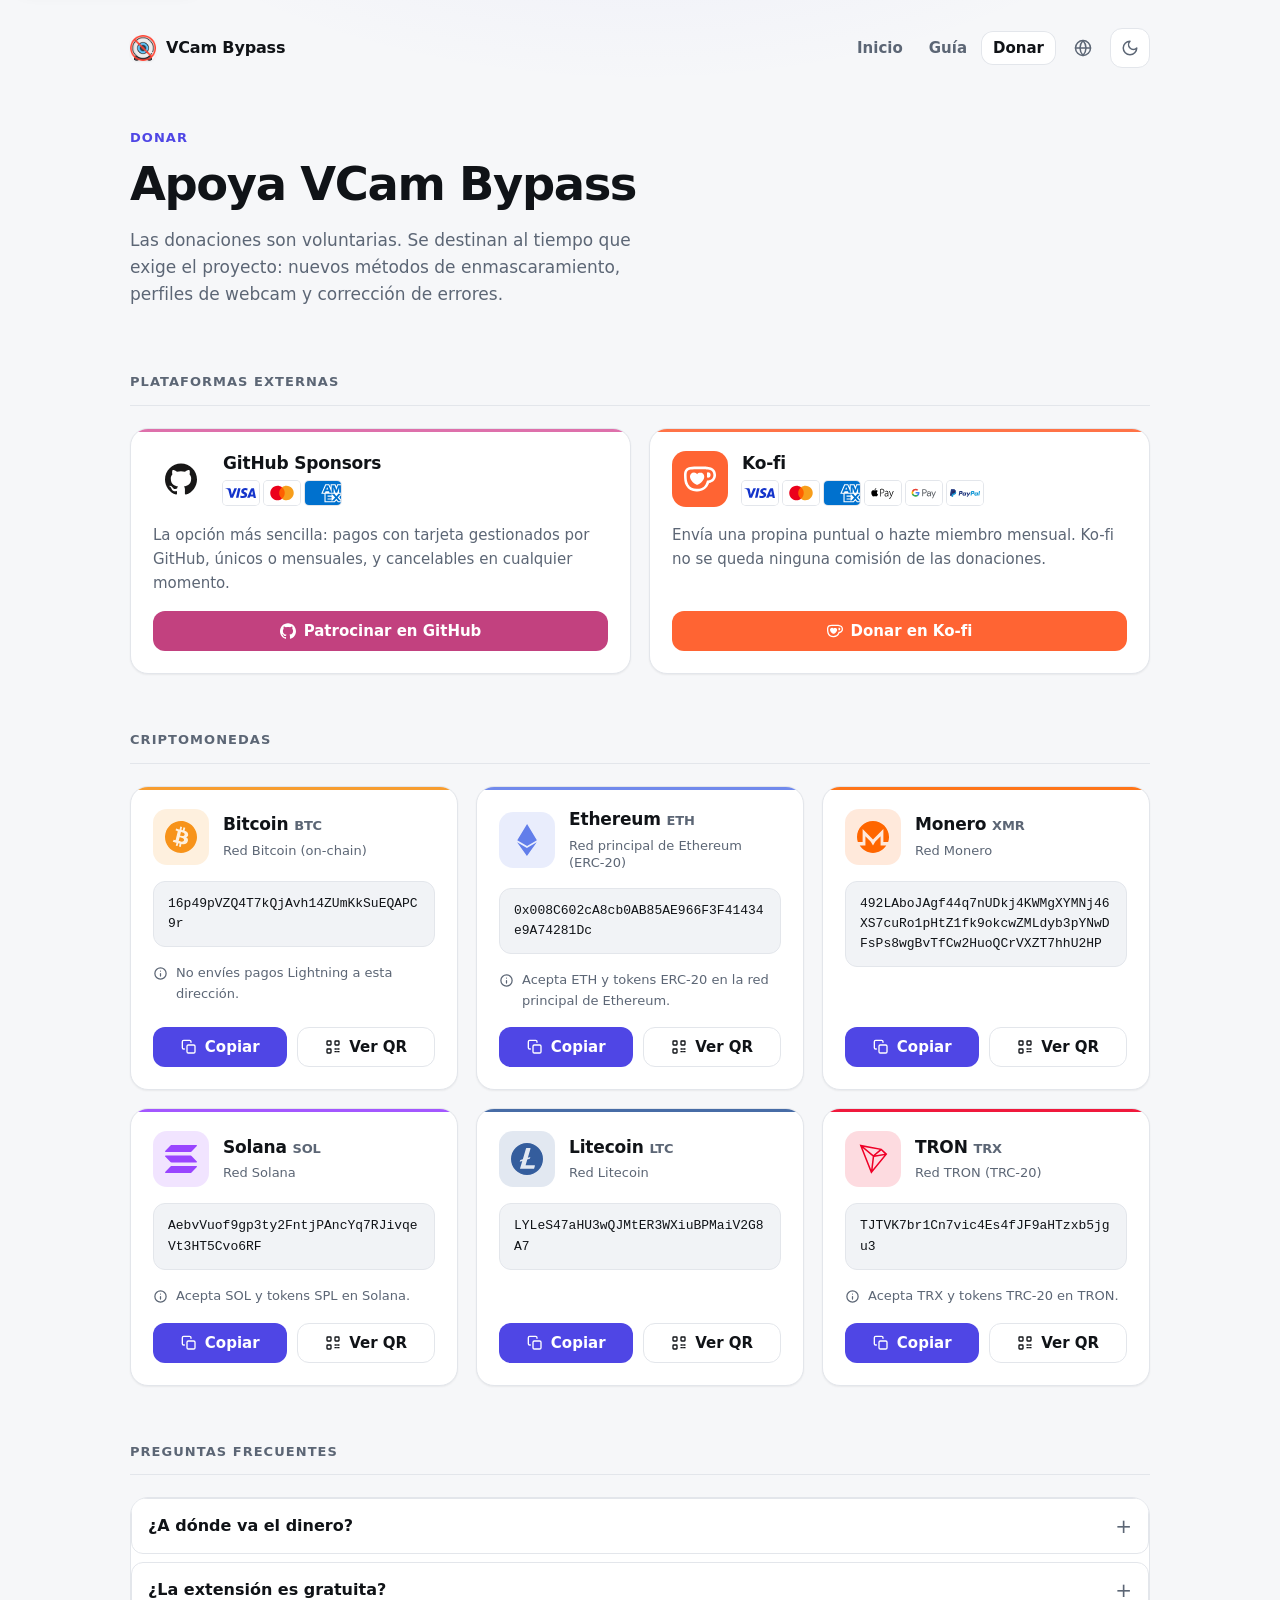
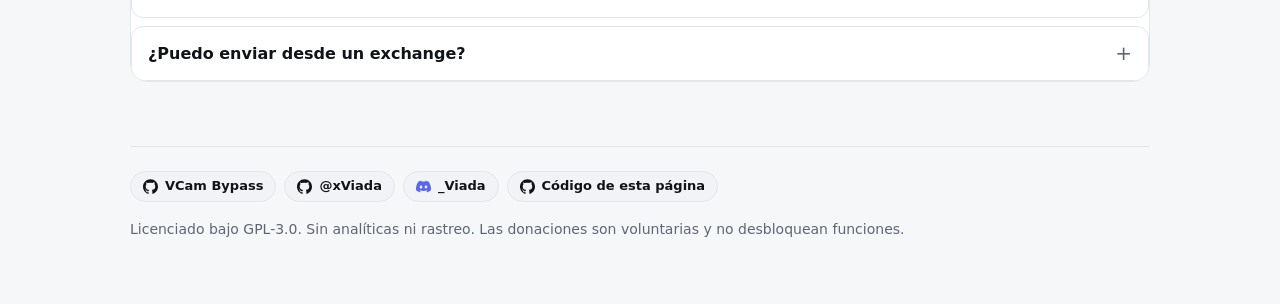
<file: es/donate/index.html>
<!DOCTYPE html>
<html lang="es">
<head>
  <meta charset="utf-8">
  <meta name="viewport" content="width=device-width, initial-scale=1">
  <title>Apoya VCam Bypass</title>
  <meta name="description" content="Formas de apoyar VCam Bypass: GitHub Sponsors, Ko-fi y donaciones en Bitcoin, Ethereum, Monero, Solana, Litecoin y TRON.">
  <meta name="color-scheme" content="light dark">
  <meta name="theme-color" content="#ffffff" media="(prefers-color-scheme: light)">
  <meta name="theme-color" content="#0b0d10" media="(prefers-color-scheme: dark)">

  <meta property="og:type" content="website">
  <meta property="og:locale" content="es_ES">
  <meta property="og:title" content="Apoya VCam Bypass">
  <meta property="og:description" content="GitHub Sponsors, Ko-fi y donaciones en Bitcoin, Ethereum, Monero, Solana, Litecoin y TRON.">
  <link rel="canonical" href="https://xviada.github.io/VCam-Bypass/es/donate/">
  <link rel="alternate" hreflang="en" href="https://xviada.github.io/VCam-Bypass/donate/">
  <link rel="alternate" hreflang="es" href="https://xviada.github.io/VCam-Bypass/es/donate/">
  <link rel="alternate" hreflang="pt-BR" href="https://xviada.github.io/VCam-Bypass/pt/donate/">
  <link rel="alternate" hreflang="x-default" href="https://xviada.github.io/VCam-Bypass/donate/">
  <meta property="og:url" content="https://xviada.github.io/VCam-Bypass/es/donate/">
  <meta property="og:image" content="https://xviada.github.io/VCam-Bypass/assets/og-image.png">
  <meta name="twitter:card" content="summary_large_image">
  <meta name="twitter:image" content="https://xviada.github.io/VCam-Bypass/assets/og-image.png">

  <link rel="icon" href="../../assets/favicon.png" type="image/png">
  <link rel="stylesheet" href="../../assets/css/styles.css">

  <script>
    (function () {
      try {
        var saved = localStorage.getItem('funding-theme');
        if (saved === 'dark' || saved === 'light') {
          document.documentElement.setAttribute('data-theme', saved);
        }
      } catch (e) {}
    })();
  </script>
</head>
<body>
  <a class="skip-link" href="#main">Saltar al contenido</a>

  <div class="page">
    <header class="topbar">
      <a class="brand" href="../">
        <img class="brand-mark" src="../../assets/favicon.png" alt="" width="26" height="26">
        <span class="brand-text" id="brand-text">VCam Bypass</span>
      </a>
      <div class="topbar-actions">
        <nav class="nav" aria-label="Principal">
          <a href="../">Inicio</a>
          <a href="../guide/">Guía</a>
          <a href="./" aria-current="page">Donar</a>
        </nav>
        <details class="lang"><summary aria-label="Idioma"><svg xmlns="http://www.w3.org/2000/svg" viewBox="0 0 24 24" fill="none" stroke="currentColor" stroke-width="2" stroke-linecap="round" stroke-linejoin="round" aria-hidden="true" focusable="false"><circle cx="12" cy="12" r="10"/><path d="M2 12h20"/><path d="M12 2a15.3 15.3 0 0 1 4 10 15.3 15.3 0 0 1-4 10 15.3 15.3 0 0 1-4-10 15.3 15.3 0 0 1 4-10z"/></svg></summary><div class="lang-menu"><a href="../../donate/" hreflang="en" lang="en">English</a><a href="./" hreflang="es" lang="es" aria-current="true">Español</a><a href="../../pt/donate/" hreflang="pt-BR" lang="pt-BR">Português</a></div></details>
        <button type="button" class="icon-button" id="theme-toggle" aria-label="Cambiar tema" hidden>
          <span class="icon" id="theme-icon" aria-hidden="true"></span>
        </button>
      </div>
    </header>

    <main id="main">
      <section class="hero">
        <p class="eyebrow">Donar</p>
        <h1 class="hero-title" id="hero-title">Apoya VCam Bypass</h1>
        <p class="hero-lede" id="hero-summary">Las donaciones son voluntarias. Se destinan al tiempo que exige el proyecto: nuevos métodos de enmascaramiento, perfiles de webcam y corrección de errores.</p>
      </section>

      <section class="section" id="platforms-section" aria-labelledby="platforms-title">
        <h2 class="section-title" id="platforms-title">Plataformas externas</h2>
        <div class="grid" id="platforms"><article class="card card-sponsors"><div class="card-head"><span class="card-logo"><svg xmlns="http://www.w3.org/2000/svg" viewBox="0 0 24 24" fill="currentColor" aria-hidden="true" focusable="false"><path d="M12 .297c-6.63 0-12 5.373-12 12 0 5.303 3.438 9.8 8.205 11.385.6.113.82-.258.82-.577 0-.285-.01-1.04-.015-2.04-3.338.724-4.042-1.61-4.042-1.61C4.422 18.07 3.633 17.7 3.633 17.7c-1.087-.744.084-.729.084-.729 1.205.084 1.838 1.236 1.838 1.236 1.07 1.835 2.809 1.305 3.495.998.108-.776.417-1.305.76-1.605-2.665-.3-5.466-1.332-5.466-5.93 0-1.31.465-2.38 1.235-3.22-.135-.303-.54-1.523.105-3.176 0 0 1.005-.322 3.3 1.23.96-.267 1.98-.399 3-.405 1.02.006 2.04.138 3 .405 2.28-1.552 3.285-1.23 3.285-1.23.645 1.653.24 2.873.12 3.176.765.84 1.23 1.91 1.23 3.22 0 4.61-2.805 5.625-5.475 5.92.42.36.81 1.096.81 2.22 0 1.606-.015 2.896-.015 3.286 0 .315.21.69.825.57C20.565 22.092 24 17.592 24 12.297c0-6.627-5.373-12-12-12"></path></svg></span><div class="card-meta"><div class="card-name">GitHub Sponsors</div><div class="pay-methods" role="img" aria-label="Aceptados: Visa, Mastercard, American Express"><span class="pay-mark pay-mark-visa" title="Visa"><svg aria-hidden="true" focusable="false" id="Ebene_1" data-name="Ebene 1" xmlns="http://www.w3.org/2000/svg" viewBox="0 0 120 80"> <rect width="120" height="80" rx="4" style="fill: #fff"></rect> <path d="M46.61,24.32,33.26,56.18H24.54L18,30.76c-.41-1.57-.75-2.14-2-2.8a34.65,34.65,0,0,0-8.14-2.71l.2-.93h14a3.84,3.84,0,0,1,3.8,3.25L29.38,46,38,24.32ZM80.75,45.78c0-8.41-11.63-8.86-11.55-12.62,0-1.15,1.11-2.37,3.49-2.67a15.46,15.46,0,0,1,8.13,1.42l1.45-6.76a22.2,22.2,0,0,0-7.71-1.41c-8.15,0-13.88,4.34-13.93,10.54-.05,4.58,4.09,7.14,7.22,8.67s4.28,2.56,4.27,4c0,2.14-2.56,3.07-4.93,3.11a17.23,17.23,0,0,1-8.47-2l-1.49,7a25.05,25.05,0,0,0,9.17,1.7c8.65,0,14.32-4.29,14.35-10.91m21.51,10.4h7.62l-6.65-31.86h-7a3.77,3.77,0,0,0-3.51,2.34L80.32,56.18H89l1.72-4.75h10.57ZM93.06,44.9l4.34-12,2.5,12ZM58.39,24.32,51.57,56.18H43.32l6.83-31.86Z" style="fill: #1434CB"></path> </svg></span><span class="pay-mark pay-mark-mastercard" title="Mastercard"><svg aria-hidden="true" focusable="false" id="Ebene_1" data-name="Ebene 1" xmlns="http://www.w3.org/2000/svg" viewBox="0 0 120 80"> <rect y="0" width="120" height="80" rx="4" ry="4" style="fill: #fff;"></rect> <g> <rect x="48.38" y="21.01" width="23.25" height="37.98" style="fill: #ff5f00;"></rect> <path d="M50.77,40c0-7.41,3.4-14.41,9.22-18.99-10.49-8.24-25.67-6.42-33.91,4.07-8.24,10.49-6.42,25.67,4.07,33.91,8.76,6.88,21.09,6.88,29.85,0-5.83-4.58-9.23-11.58-9.22-18.99Z" style="fill: #eb001b;"></path> <path d="M96.77,54.97v-.78h.34v-.16h-.8v.16h.32v.78h.15Zm1.55,0v-.94h-.24l-.28,.67-.28-.67h-.24v.94h.17v-.71l.26,.61h.18l.26-.61v.71h.17Z" style="fill: #f79e1b;"></path> <path d="M99.08,40c0,13.34-10.81,24.15-24.15,24.15-5.41,0-10.67-1.82-14.93-5.17,10.49-8.24,12.31-23.43,4.07-33.91-1.19-1.51-2.55-2.88-4.07-4.07,10.49-8.24,25.67-6.43,33.91,4.06,3.35,4.26,5.17,9.51,5.17,14.93h0Z" style="fill: #f79e1b;"></path> </g> </svg></span><span class="pay-mark pay-mark-amex" title="American Express"><svg aria-hidden="true" focusable="false" id="Ebene_1" data-name="Ebene 1" xmlns="http://www.w3.org/2000/svg" viewBox="0 0 120 80"> <rect x="48" y="7.34" width="72" height="66" style="fill: #fff;"></rect> <g> <g> <path d="M109.97,70.99l-5.32-6.13-5.53,6.13h-34.2v-28.55h-10.85l13.52-31.94h13.11l4.71,11V10.5h16.38l2.87,8.25,2.87-8.25h12.49V5.63c0-2.96-2.25-5.29-5.12-5.29H5.12C2.25,.34,0,2.67,0,5.63V74.37c0,2.96,2.25,5.29,5.12,5.29H114.88c2.87,0,5.12-2.33,5.12-5.29v-3.38h-10.03Z" style="fill: #0071ce;"></path> <g> <polygon points="111.4 67.6 120 67.6 108.74 55.12 120 42.86 111.6 42.86 104.44 50.89 97.47 42.86 88.87 42.86 100.34 55.33 88.87 67.6 97.27 67.6 104.44 59.56 111.4 67.6" style="fill: #0071ce;"></polygon> <polygon points="75.15 61.89 75.15 58.08 88.67 58.08 88.67 52.37 75.15 52.37 75.15 48.57 88.87 48.57 88.87 42.86 68.6 42.86 68.6 67.6 88.87 67.6 88.87 61.89 75.15 61.89" style="fill: #0071ce;"></polygon> <polygon points="113.65 39.26 119.8 39.26 119.8 14.3 109.97 14.51 104.64 29.95 99.11 14.51 88.87 14.51 88.87 39.26 95.43 39.26 95.43 21.92 101.57 39.26 107.3 39.26 113.65 21.92 113.65 39.26" style="fill: #0071ce;"></polygon> <path d="M78.43,14.51h-8.4l-10.65,24.75h7.17l2.05-4.86h11.06l2.05,4.86h7.37l-10.65-24.75Zm-7.58,14.17l3.28-8.04,3.28,8.04h-6.55Z" style="fill: #0071ce;"></path> </g> </g> <polygon points="114.06 54.49 120 61.26 120 47.72 114.06 54.49" style="fill: #0071ce;"></polygon> </g> </svg></span></div></div></div><p class="card-text">La opción más sencilla: pagos con tarjeta gestionados por GitHub, únicos o mensuales, y cancelables en cualquier momento.</p><div class="card-body"><a class="button button-brand" href="https://github.com/sponsors/xViada" target="_blank" rel="noopener noreferrer"><span class="icon"><svg xmlns="http://www.w3.org/2000/svg" viewBox="0 0 24 24" fill="currentColor" aria-hidden="true" focusable="false"><path d="M12 .297c-6.63 0-12 5.373-12 12 0 5.303 3.438 9.8 8.205 11.385.6.113.82-.258.82-.577 0-.285-.01-1.04-.015-2.04-3.338.724-4.042-1.61-4.042-1.61C4.422 18.07 3.633 17.7 3.633 17.7c-1.087-.744.084-.729.084-.729 1.205.084 1.838 1.236 1.838 1.236 1.07 1.835 2.809 1.305 3.495.998.108-.776.417-1.305.76-1.605-2.665-.3-5.466-1.332-5.466-5.93 0-1.31.465-2.38 1.235-3.22-.135-.303-.54-1.523.105-3.176 0 0 1.005-.322 3.3 1.23.96-.267 1.98-.399 3-.405 1.02.006 2.04.138 3 .405 2.28-1.552 3.285-1.23 3.285-1.23.645 1.653.24 2.873.12 3.176.765.84 1.23 1.91 1.23 3.22 0 4.61-2.805 5.625-5.475 5.92.42.36.81 1.096.81 2.22 0 1.606-.015 2.896-.015 3.286 0 .315.21.69.825.57C20.565 22.092 24 17.592 24 12.297c0-6.627-5.373-12-12-12"></path></svg></span><span>Patrocinar en GitHub</span></a></div></article><article class="card card-kofi"><div class="card-head"><span class="card-logo"><svg xmlns="http://www.w3.org/2000/svg" viewBox="71.7 139 512 396.1" fill="currentColor" aria-hidden="true" focusable="false"><path d="M313.8 139C403.6 139 426.8 140.1 460.1 143.4C538.2 151.2 583.7 199.4 583.7 268.6L583.7 277.5C583.7 341.8 536.6 394.4 472.9 399.9C467.9 416.5 460.1 433.1 449.6 449.8C425.2 487.5 376.5 535.1 286.7 535.1L269 535.1C195.9 535.1 139.3 503.5 105.5 445.9C75.6 395.5 71.7 339.5 71.7 264.7C71.7 191 116.1 151.1 168.1 144.5C207.4 139.5 256.2 139 313.8 139zM313.8 180.6C253.4 180.6 210.2 181.1 177.5 186.1C131.5 192.8 113.2 218.8 113.2 265.3L113.4 291C114.6 348.3 120.5 388.1 140.9 425.5C167.5 474.8 215.7 493.7 270.6 493.7L287.8 493.7C359.8 493.7 394.8 458.8 414.1 428.3C423.5 412.8 431.8 395.6 436.3 374L439.6 360.2L459.5 360.2C503.8 360.2 542.1 324.2 542.1 278.2L542.1 269.9C542.1 218.4 509.9 191.2 454 184.6C422.4 181.8 403.6 180.7 313.8 180.7zM331 233.2C369.2 233.2 395.8 264.8 395.8 300.2C395.8 332.9 377.5 361.2 353.7 383.3C338.7 398.3 314.4 413.8 297.8 423.8C293.4 426.6 287.8 428.2 281.1 428.2C275.6 428.2 270.6 426.5 265.6 423.8C249 413.8 224.6 398.3 209.1 383.3C187.3 362.5 169.9 336.4 167.8 306.3L167.6 300.2C167.6 264.7 193.1 233.2 231.9 233.2C254.6 233.2 270.7 244.8 281.2 260.9C292.8 244.8 308.4 233.2 331.1 233.2zM453.5 229.3C481.8 229.3 497.3 245.9 497.3 272.5C497.3 299.1 481.8 315.2 453.5 315.2C444.6 315.2 439.7 310.2 439.7 303.5L439.7 240.9C439.7 234.2 444.7 229.3 453.5 229.3z"></path></svg></span><div class="card-meta"><div class="card-name">Ko-fi</div><div class="pay-methods" role="img" aria-label="Aceptados: Visa, Mastercard, American Express, Apple Pay, Google Pay, PayPal"><span class="pay-mark pay-mark-visa" title="Visa"><svg aria-hidden="true" focusable="false" id="Ebene_1" data-name="Ebene 1" xmlns="http://www.w3.org/2000/svg" viewBox="0 0 120 80"> <rect width="120" height="80" rx="4" style="fill: #fff"></rect> <path d="M46.61,24.32,33.26,56.18H24.54L18,30.76c-.41-1.57-.75-2.14-2-2.8a34.65,34.65,0,0,0-8.14-2.71l.2-.93h14a3.84,3.84,0,0,1,3.8,3.25L29.38,46,38,24.32ZM80.75,45.78c0-8.41-11.63-8.86-11.55-12.62,0-1.15,1.11-2.37,3.49-2.67a15.46,15.46,0,0,1,8.13,1.42l1.45-6.76a22.2,22.2,0,0,0-7.71-1.41c-8.15,0-13.88,4.34-13.93,10.54-.05,4.58,4.09,7.14,7.22,8.67s4.28,2.56,4.27,4c0,2.14-2.56,3.07-4.93,3.11a17.23,17.23,0,0,1-8.47-2l-1.49,7a25.05,25.05,0,0,0,9.17,1.7c8.65,0,14.32-4.29,14.35-10.91m21.51,10.4h7.62l-6.65-31.86h-7a3.77,3.77,0,0,0-3.51,2.34L80.32,56.18H89l1.72-4.75h10.57ZM93.06,44.9l4.34-12,2.5,12ZM58.39,24.32,51.57,56.18H43.32l6.83-31.86Z" style="fill: #1434CB"></path> </svg></span><span class="pay-mark pay-mark-mastercard" title="Mastercard"><svg aria-hidden="true" focusable="false" id="Ebene_1" data-name="Ebene 1" xmlns="http://www.w3.org/2000/svg" viewBox="0 0 120 80"> <rect y="0" width="120" height="80" rx="4" ry="4" style="fill: #fff;"></rect> <g> <rect x="48.38" y="21.01" width="23.25" height="37.98" style="fill: #ff5f00;"></rect> <path d="M50.77,40c0-7.41,3.4-14.41,9.22-18.99-10.49-8.24-25.67-6.42-33.91,4.07-8.24,10.49-6.42,25.67,4.07,33.91,8.76,6.88,21.09,6.88,29.85,0-5.83-4.58-9.23-11.58-9.22-18.99Z" style="fill: #eb001b;"></path> <path d="M96.77,54.97v-.78h.34v-.16h-.8v.16h.32v.78h.15Zm1.55,0v-.94h-.24l-.28,.67-.28-.67h-.24v.94h.17v-.71l.26,.61h.18l.26-.61v.71h.17Z" style="fill: #f79e1b;"></path> <path d="M99.08,40c0,13.34-10.81,24.15-24.15,24.15-5.41,0-10.67-1.82-14.93-5.17,10.49-8.24,12.31-23.43,4.07-33.91-1.19-1.51-2.55-2.88-4.07-4.07,10.49-8.24,25.67-6.43,33.91,4.06,3.35,4.26,5.17,9.51,5.17,14.93h0Z" style="fill: #f79e1b;"></path> </g> </svg></span><span class="pay-mark pay-mark-amex" title="American Express"><svg aria-hidden="true" focusable="false" id="Ebene_1" data-name="Ebene 1" xmlns="http://www.w3.org/2000/svg" viewBox="0 0 120 80"> <rect x="48" y="7.34" width="72" height="66" style="fill: #fff;"></rect> <g> <g> <path d="M109.97,70.99l-5.32-6.13-5.53,6.13h-34.2v-28.55h-10.85l13.52-31.94h13.11l4.71,11V10.5h16.38l2.87,8.25,2.87-8.25h12.49V5.63c0-2.96-2.25-5.29-5.12-5.29H5.12C2.25,.34,0,2.67,0,5.63V74.37c0,2.96,2.25,5.29,5.12,5.29H114.88c2.87,0,5.12-2.33,5.12-5.29v-3.38h-10.03Z" style="fill: #0071ce;"></path> <g> <polygon points="111.4 67.6 120 67.6 108.74 55.12 120 42.86 111.6 42.86 104.44 50.89 97.47 42.86 88.87 42.86 100.34 55.33 88.87 67.6 97.27 67.6 104.44 59.56 111.4 67.6" style="fill: #0071ce;"></polygon> <polygon points="75.15 61.89 75.15 58.08 88.67 58.08 88.67 52.37 75.15 52.37 75.15 48.57 88.87 48.57 88.87 42.86 68.6 42.86 68.6 67.6 88.87 67.6 88.87 61.89 75.15 61.89" style="fill: #0071ce;"></polygon> <polygon points="113.65 39.26 119.8 39.26 119.8 14.3 109.97 14.51 104.64 29.95 99.11 14.51 88.87 14.51 88.87 39.26 95.43 39.26 95.43 21.92 101.57 39.26 107.3 39.26 113.65 21.92 113.65 39.26" style="fill: #0071ce;"></polygon> <path d="M78.43,14.51h-8.4l-10.65,24.75h7.17l2.05-4.86h11.06l2.05,4.86h7.37l-10.65-24.75Zm-7.58,14.17l3.28-8.04,3.28,8.04h-6.55Z" style="fill: #0071ce;"></path> </g> </g> <polygon points="114.06 54.49 120 61.26 120 47.72 114.06 54.49" style="fill: #0071ce;"></polygon> </g> </svg></span><span class="pay-mark pay-mark-applepay" title="Apple Pay"><svg aria-hidden="true" focusable="false" id="Ebene_1" xmlns="http://www.w3.org/2000/svg" x="0px" y="0px" viewBox="0 0 120 80"> <g id="export-badges"> <g id="production-final" transform="translate(-36.000000, -6018.000000)"> <g id="card_google_pay" transform="translate(36.000000, 6018.000000)"> <path id="Rectangle-11" style="fill-rule:evenodd;clip-rule:evenodd;fill:#FFFFFF;" d="M4,0h112c2.2,0,4,1.8,4,4v72c0,2.2-1.8,4-4,4H4c-2.2,0-4-1.8-4-4V4C0,1.8,1.8,0,4,0z"></path> </g> <g transform="translate(0.000000,400.000000) scale(0.100000,-0.100000)"> <path d="M726.4-56417.9c-21.4-5.5-41.9-28.7-45.5-51.8c-1.7-10.4-1.7-10.4,6-10.4c23.4,0,50.1,31.1,47.7,55.6 C733.9-56416.2,733.7-56416,726.4-56417.9z"></path> <path d="M903.7-56440.3c-1.9-0.5-10.8-1.7-19.8-2.4l-16.4-1.7v-126.2v-126.2h10.8h10.8v52.8v52.8l28.4,1 c24.1,0.7,30.1,1.7,41.4,7c18.5,8.7,29.9,19.3,37.8,35.4c5.5,11.8,6.5,16.9,6.7,35.4c0,17.8-1,23.6-5.5,33 c-7.5,14.9-23.6,28.9-39.3,34C947.1-56441.7,911.5-56438.4,903.7-56440.3z M956-56467.5c19-9.9,29.1-31.3,26-54.4 c-4.3-33-26.5-49.6-66.2-49.6c-10.4,0-20.5,0.7-22.6,1.4c-3.4,1.2-3.9,8.4-3.9,53.7c0,28.9,0.7,53.2,1.9,54.2 c1,1,13.7,1.4,28.2,1C940.8-56462,947.8-56463.2,956-56467.5z"></path> <path d="M623.1-56487c-48.7-12-67.5-74-42.6-140.9c7.5-20.2,25.3-47.9,38.5-59.7c12-10.8,23.1-12,43.4-4.3c16.1,6,34.7,6,48.4,0 c13.2-6,28.2-6,38.1-0.2c9.9,6.3,24.8,26,35.4,47.7c8.9,17.8,10.1,22.4,6.7,22.4c-1.2,0-6.7,4.1-12.5,8.9 c-28.7,24.6-28.9,70.1-0.5,94.9l8.7,7.7l-10.1,9.2c-19,16.6-44.3,21-69.9,11.6c-21-7.9-25.1-7.9-44.6-1.2 C643.6-56484.9,636.1-56483.9,623.1-56487z"></path> <path d="M1053.1-56512.3c-11.6-3.1-25.5-9.9-27.2-13c-1.7-2.4,5.1-18.1,7.2-16.9c27.2,14,48.4,16.4,63.6,7.7 c10.1-5.8,19-22.6,19-35.9v-9.9l-23.6-2.6c-13-1.7-29.9-5.3-37.6-8.2c-40-15.4-55.2-61.7-29.6-90.6 c10.4-11.8,23.8-17.6,41.4-17.6c15.4,0,33.7,7,43.8,16.6c2.9,2.7,6,5.1,6.5,5.1c0.7,0,2.2-4.3,2.9-9.9c1.7-9.6,1.7-9.6,11.6-8.9 c7.2,0.5,9.6,1.7,8.9,4.3c-0.2,1.9-1.4,34.4-2.4,72.3c-1.4,65.3-1.7,69.1-7.2,80.2C1117.9-56514,1086.8-56502.9,1053.1-56512.3z M1115.7-56623.4c0-25.1-2.2-31.8-13.7-42.6c-20.2-19.3-52.3-17.8-62.6,2.9c-4.8,9.6-3.9,28.4,1.9,37.8 c8.7,14,34.2,23.6,64.3,24.6l10.1,0.2V-56623.4z"></path> <path d="M1160.3-56516.2c0.7-1.2,16.1-40.7,34-87.2l32.3-84.8l-7-14.7c-9.6-20.5-24.3-38.1-39.7-47.5 c-7.5-4.3-13.5-9.2-13.5-10.8c0-5.1,5.5-15.2,8.2-15.2c5.3,0,27,14.2,35.7,23.4c12,12.3,28.9,42.4,40.2,71.8 c5.3,13.2,19.8,50.6,32.3,83.1c12.5,32.5,25.1,64.8,27.9,71.8l5.1,12.5h-11.8h-11.8l-7-18.6c-4.1-10.4-15.7-42.9-26.3-72.3 c-17.6-49.9-22.4-60.2-22.6-49.4c-0.2,2.2-11.8,34.4-26,71.5l-26,67.5l-12.8,0.7C1162.7-56513.8,1159.1-56514.3,1160.3-56516.2z"></path> </g> </g> </g> </svg></span><span class="pay-mark pay-mark-googlepay" title="Google Pay"><svg aria-hidden="true" focusable="false" viewBox="0 0 120 80" xmlns="http://www.w3.org/2000/svg"> <g id="export-badges" stroke="none" stroke-width="1" fill="none" fill-rule="evenodd"> <g id="production-final" transform="translate(-36.000000, -6018.000000)"> <g id="card_google_pay" transform="translate(36.000000, 6018.000000)"> <rect id="Rectangle-11" fill="#FFFFFF" x="0" y="0" width="120" height="80" rx="4"></rect> <g id="download" transform="translate(18.000000, 25.000000)"> <path d="M39.052,5.27 L39.052,13.436 L44.088,13.436 C45.288,13.436 46.28,13.032 47.064,12.226 C47.87,11.422 48.274,10.462 48.274,9.352 C48.274,8.264 47.87,7.316 47.064,6.508 C46.28,5.682 45.288,5.268 44.088,5.268 L39.052,5.268 L39.052,5.27 Z M39.052,16.31 L39.052,25.782 L36.044,25.782 L36.044,2.396 L44.024,2.396 C46.05,2.396 47.77,3.07 49.188,4.42 C50.628,5.77 51.348,7.414 51.348,9.352 C51.348,11.334 50.628,12.99 49.188,14.316 C47.794,15.646 46.07,16.308 44.022,16.308 L39.052,16.308 L39.052,16.31 Z M54.388,20.884 C54.388,21.668 54.72,22.32 55.386,22.844 C56.05,23.364 56.83,23.626 57.722,23.626 C58.988,23.626 60.114,23.158 61.106,22.224 C62.1,21.286 62.594,20.186 62.594,18.924 C61.656,18.184 60.348,17.814 58.67,17.814 C57.45,17.814 56.43,18.11 55.614,18.698 C54.796,19.286 54.388,20.012 54.388,20.884 Z M58.28,9.254 C60.504,9.254 62.258,9.848 63.546,11.034 C64.83,12.222 65.474,13.85 65.474,15.918 L65.474,25.782 L62.596,25.782 L62.596,23.562 L62.466,23.562 C61.222,25.39 59.566,26.306 57.494,26.306 C55.73,26.306 54.252,25.782 53.064,24.738 C51.876,23.692 51.282,22.386 51.282,20.818 C51.282,19.162 51.908,17.846 53.162,16.866 C54.416,15.886 56.088,15.396 58.182,15.396 C59.966,15.396 61.44,15.722 62.594,16.376 L62.594,15.688 C62.594,14.644 62.18,13.756 61.352,13.028 C60.5542391,12.3101177 59.5151104,11.9194625 58.442,11.934 C56.762,11.934 55.434,12.64 54.452,14.058 L51.804,12.39 C53.264,10.3 55.424,9.254 58.28,9.254 Z M81.986,9.778 L71.946,32.838 L68.84,32.838 L72.568,24.77 L65.964,9.778 L69.234,9.778 L74.008,21.276 L74.072,21.276 L78.716,9.776 L81.986,9.778 Z" id="Shape" fill="#5F6368" fill-rule="nonzero"></path> <path d="M26.896,14.268 C26.896,13.322 26.816,12.408 26.664,11.536 L13.976,11.536 L13.976,16.712 L21.244,16.712 C20.9430287,18.3831748 19.9719035,19.8586493 18.556,20.796 L18.556,24.156 L22.894,24.156 C25.434,21.816 26.896,18.356 26.896,14.268" id="Shape" fill="#4285F4" fill-rule="nonzero"></path> <path d="M13.976,27.4 C17.608,27.4 20.664,26.21 22.894,24.158 L18.556,20.796 C17.35,21.608 15.796,22.082 13.976,22.082 C10.468,22.082 7.488,19.718 6.424,16.534 L1.956,16.534 L1.956,19.996 C4.24184797,24.5371718 8.89197185,27.4022981 13.976,27.402" id="Shape" fill="#34A853" fill-rule="nonzero"></path> <path d="M6.424,16.534 C5.86273911,14.8652626 5.86273911,13.0587374 6.424,11.39 L6.424,7.928 L1.956,7.928 C1.0114615,9.79834617 0.520226421,11.8646851 0.522,13.96 C0.522,16.13 1.042,18.18 1.956,19.994 L6.424,16.532 L6.424,16.534 Z" id="Shape" fill="#FABB05" fill-rule="nonzero"></path> <path d="M13.976,5.842 C15.96,5.842 17.736,6.522 19.136,7.858 L19.136,7.86 L22.976,4.024 C20.648,1.856 17.608,0.524 13.978,0.524 C8.89441559,0.523321579 4.24440402,3.38760491 1.958,7.928 L6.426,11.39 C7.49,8.206 10.47,5.842 13.978,5.842" id="Shape" fill="#E94235" fill-rule="nonzero"></path> <polygon id="Shape" points="0 0 82.57 0 82.57 36 0 36"></polygon> </g> </g> </g> </g> </svg></span><span class="pay-mark pay-mark-paypal" title="PayPal"><svg aria-hidden="true" focusable="false" id="Ebene_1" data-name="Ebene 1" xmlns="http://www.w3.org/2000/svg" viewBox="0 0 120 80"> <rect y="0" width="120" height="80" rx="4" ry="4" style="fill: #fff;"></rect> <g> <path d="M47.39,33.25h-5.53c-.38,0-.7,.28-.76,.65l-2.24,14.19c-.04,.28,.17,.53,.46,.53h2.64c.38,0,.7-.28,.76-.65l.6-3.83c.06-.37,.38-.65,.76-.65h1.75c3.65,0,5.75-1.76,6.3-5.26,.25-1.53,.01-2.73-.71-3.57-.79-.92-2.18-1.41-4.03-1.41Zm.64,5.18c-.3,1.99-1.82,1.99-3.29,1.99h-.84l.59-3.71c.03-.22,.23-.39,.46-.39h.38c1,0,1.94,0,2.43,.57,.29,.34,.38,.84,.27,1.54Z" style="fill: #253b80;"></path> <path d="M63.93,38.37h-2.65c-.23,0-.42,.17-.46,.39l-.12,.74-.19-.27c-.57-.83-1.85-1.11-3.13-1.11-2.93,0-5.43,2.22-5.92,5.33-.25,1.55,.11,3.04,.99,4.07,.81,.95,1.96,1.35,3.34,1.35,2.36,0,3.67-1.52,3.67-1.52l-.12,.74c-.04,.28,.17,.53,.45,.53h2.39c.38,0,.7-.28,.76-.65l1.43-9.07c.05-.28-.17-.53-.45-.53Zm-3.69,5.16c-.26,1.51-1.46,2.53-2.99,2.53-.77,0-1.38-.25-1.78-.71-.39-.46-.54-1.13-.42-1.86,.24-1.5,1.46-2.55,2.97-2.55,.75,0,1.36,.25,1.77,.72,.4,.48,.56,1.14,.45,1.87Z" style="fill: #253b80;"></path> <path d="M78.05,38.37h-2.66c-.25,0-.49,.13-.64,.34l-3.67,5.41-1.56-5.2c-.1-.33-.4-.55-.74-.55h-2.62c-.32,0-.54,.31-.44,.61l2.93,8.61-2.76,3.89c-.22,.31,0,.73,.38,.73h2.66c.25,0,.49-.12,.63-.33l8.86-12.78c.21-.31,0-.72-.38-.72Z" style="fill: #253b80;"></path> <path d="M86.86,33.25h-5.53c-.38,0-.7,.28-.76,.65l-2.24,14.19c-.04,.28,.17,.53,.45,.53h2.84c.26,0,.49-.19,.53-.45l.64-4.02c.06-.37,.38-.65,.76-.65h1.75c3.65,0,5.75-1.76,6.3-5.26,.25-1.53,0-2.73-.71-3.57-.79-.92-2.18-1.41-4.03-1.41Zm.64,5.18c-.3,1.99-1.82,1.99-3.29,1.99h-.83l.59-3.71c.03-.22,.23-.39,.45-.39h.38c1,0,1.94,0,2.43,.57,.29,.34,.38,.84,.27,1.54Z" style="fill: #179bd7;"></path> <path d="M103.4,38.37h-2.65c-.23,0-.42,.17-.45,.39l-.12,.74-.19-.27c-.57-.83-1.85-1.11-3.13-1.11-2.93,0-5.43,2.22-5.92,5.33-.25,1.55,.11,3.04,.99,4.07,.81,.95,1.96,1.35,3.34,1.35,2.36,0,3.67-1.52,3.67-1.52l-.12,.74c-.04,.28,.17,.53,.46,.53h2.39c.38,0,.7-.28,.76-.65l1.43-9.07c.04-.28-.17-.53-.46-.53Zm-3.69,5.16c-.25,1.51-1.46,2.53-2.99,2.53-.77,0-1.38-.25-1.78-.71-.39-.46-.54-1.13-.42-1.86,.24-1.5,1.46-2.55,2.97-2.55,.75,0,1.36,.25,1.77,.72,.41,.48,.57,1.14,.45,1.87Z" style="fill: #179bd7;"></path> <path d="M106.53,33.64l-2.27,14.45c-.04,.28,.17,.53,.45,.53h2.28c.38,0,.7-.28,.76-.65l2.24-14.19c.04-.28-.17-.53-.45-.53h-2.56c-.23,0-.42,.17-.45,.39Z" style="fill: #179bd7;"></path> <path d="M15.88,51.38l.42-2.69-.94-.02h-4.5l3.13-19.83c0-.06,.04-.12,.09-.16,.05-.04,.11-.06,.17-.06h7.59c2.52,0,4.26,.52,5.17,1.56,.43,.49,.7,.99,.83,1.55,.14,.59,.14,1.29,0,2.14v.06s0,.55,0,.55l.43,.24c.36,.19,.64,.41,.86,.66,.36,.42,.6,.94,.7,1.57,.1,.64,.07,1.41-.1,2.28-.19,1-.51,1.87-.93,2.58-.39,.65-.89,1.2-1.48,1.62-.56,.4-1.23,.7-1.99,.9-.73,.19-1.57,.29-2.49,.29h-.59c-.42,0-.83,.15-1.15,.42-.32,.28-.54,.66-.6,1.07l-.04,.24-.75,4.74-.03,.17c0,.06-.02,.08-.05,.1-.02,.02-.05,.03-.08,.03h-3.65Z" style="fill: #253b80;"></path> <path d="M28.65,33.99h0c-.02,.14-.05,.29-.08,.45-1,5.14-4.43,6.91-8.8,6.91h-2.23c-.53,0-.99,.39-1.07,.92h0l-1.14,7.23-.32,2.05c-.05,.35,.21,.66,.56,.66h3.95c.47,0,.86-.34,.94-.8l.04-.2,.74-4.72,.05-.26c.07-.46,.47-.8,.94-.8h.59c3.83,0,6.82-1.55,7.7-6.05,.37-1.88,.18-3.45-.79-4.55-.29-.33-.66-.61-1.08-.83Z" style="fill: #179bd7;"></path> <path d="M27.6,33.58c-.15-.04-.31-.08-.47-.12-.16-.04-.33-.07-.5-.09-.6-.1-1.26-.14-1.96-.14h-5.95c-.15,0-.29,.03-.41,.09-.27,.13-.48,.39-.53,.71l-1.27,8.02-.04,.23c.08-.53,.53-.92,1.07-.92h2.23c4.37,0,7.8-1.78,8.8-6.91,.03-.15,.06-.3,.08-.45-.25-.13-.53-.25-.82-.35-.07-.02-.15-.05-.22-.07Z" style="fill: #222d65;"></path> <path d="M17.78,34.02c.05-.32,.25-.58,.53-.71,.13-.06,.26-.09,.41-.09h5.95c.7,0,1.36,.05,1.96,.14,.17,.03,.34,.06,.5,.09,.16,.04,.32,.08,.47,.12,.08,.02,.15,.05,.22,.07,.3,.1,.57,.21,.82,.35,.3-1.9,0-3.19-1.03-4.36-1.13-1.29-3.18-1.84-5.79-1.84h-7.59c-.53,0-.99,.39-1.07,.92l-3.16,20.04c-.06,.4,.24,.75,.64,.75h4.69l1.18-7.46,1.27-8.02Z" style="fill: #253b80;"></path> </g> </svg></span></div></div></div><p class="card-text">Envía una propina puntual o hazte miembro mensual. Ko-fi no se queda ninguna comisión de las donaciones.</p><div class="card-body"><a class="button button-brand" href="https://ko-fi.com/Y8Y21TF3N2" target="_blank" rel="noopener noreferrer"><span class="icon"><svg xmlns="http://www.w3.org/2000/svg" viewBox="71.7 139 512 396.1" fill="currentColor" aria-hidden="true" focusable="false"><path d="M313.8 139C403.6 139 426.8 140.1 460.1 143.4C538.2 151.2 583.7 199.4 583.7 268.6L583.7 277.5C583.7 341.8 536.6 394.4 472.9 399.9C467.9 416.5 460.1 433.1 449.6 449.8C425.2 487.5 376.5 535.1 286.7 535.1L269 535.1C195.9 535.1 139.3 503.5 105.5 445.9C75.6 395.5 71.7 339.5 71.7 264.7C71.7 191 116.1 151.1 168.1 144.5C207.4 139.5 256.2 139 313.8 139zM313.8 180.6C253.4 180.6 210.2 181.1 177.5 186.1C131.5 192.8 113.2 218.8 113.2 265.3L113.4 291C114.6 348.3 120.5 388.1 140.9 425.5C167.5 474.8 215.7 493.7 270.6 493.7L287.8 493.7C359.8 493.7 394.8 458.8 414.1 428.3C423.5 412.8 431.8 395.6 436.3 374L439.6 360.2L459.5 360.2C503.8 360.2 542.1 324.2 542.1 278.2L542.1 269.9C542.1 218.4 509.9 191.2 454 184.6C422.4 181.8 403.6 180.7 313.8 180.7zM331 233.2C369.2 233.2 395.8 264.8 395.8 300.2C395.8 332.9 377.5 361.2 353.7 383.3C338.7 398.3 314.4 413.8 297.8 423.8C293.4 426.6 287.8 428.2 281.1 428.2C275.6 428.2 270.6 426.5 265.6 423.8C249 413.8 224.6 398.3 209.1 383.3C187.3 362.5 169.9 336.4 167.8 306.3L167.6 300.2C167.6 264.7 193.1 233.2 231.9 233.2C254.6 233.2 270.7 244.8 281.2 260.9C292.8 244.8 308.4 233.2 331.1 233.2zM453.5 229.3C481.8 229.3 497.3 245.9 497.3 272.5C497.3 299.1 481.8 315.2 453.5 315.2C444.6 315.2 439.7 310.2 439.7 303.5L439.7 240.9C439.7 234.2 444.7 229.3 453.5 229.3z"></path></svg></span><span>Donar en Ko-fi</span></a></div></article></div>
      </section>

      <section class="section" id="crypto-section" aria-labelledby="crypto-title">
        <h2 class="section-title" id="crypto-title">Criptomonedas</h2>
        <div class="grid" id="wallets"><article class="card" style="--card-accent: #f7931a;"><div class="card-head"><span class="card-logo"><svg xmlns="http://www.w3.org/2000/svg" viewBox="0 0 24 24" fill="currentColor" aria-hidden="true" focusable="false"><path d="M23.638 14.904c-1.602 6.43-8.113 10.34-14.542 8.736C2.67 22.05-1.244 15.525.362 9.105 1.962 2.67 8.475-1.243 14.9.358c6.43 1.605 10.342 8.115 8.738 14.548zm-6.35-4.613c.24-1.59-.974-2.45-2.64-3.03l.54-2.153-1.315-.33-.525 2.107c-.345-.087-.705-.167-1.064-.25l.526-2.127-1.32-.33-.54 2.165c-.285-.067-.565-.132-.84-.2l-1.815-.45-.35 1.407s.975.225.955.236c.535.136.63.486.615.766l-.615 2.477c.037.01.084.023.138.043l-.14-.035-.86 3.437c-.065.162-.23.404-.6.313.02.03-.955-.24-.955-.24l-.655 1.51 1.815.45c.34.085.67.174.996.258l-.54 2.19 1.317.328.54-2.17c.36.1.705.19 1.05.273l-.51 2.154 1.32.33.545-2.19c2.24.427 3.93.257 4.64-1.774.57-1.637-.03-2.58-1.217-3.196.854-.193 1.5-.76 1.68-1.93zm-3.01 4.22c-.404 1.64-3.157.75-4.05.53l.72-2.9c.896.23 3.757.67 3.33 2.37zm.41-4.24c-.37 1.49-2.662.735-3.405.55l.66-2.65c.744.18 3.137.52 2.745 2.1z"></path></svg></span><div class="card-meta"><div class="card-name">Bitcoin <span class="card-network">BTC</span></div><div class="card-network">Red Bitcoin (on-chain)</div></div></div><p class="address">16p49pVZQ4T7kQjAvh14ZUmKkSuEQAPC9r</p><p class="card-note"><span class="icon"><svg xmlns="http://www.w3.org/2000/svg" viewBox="0 0 24 24" fill="none" stroke="currentColor" stroke-width="2" stroke-linecap="round" stroke-linejoin="round" aria-hidden="true" focusable="false"><circle cx="12" cy="12" r="9"></circle><path d="M12 16v-4M12 8h.01"></path></svg></span><span>No envíes pagos Lightning a esta dirección.</span></p></article><article class="card" style="--card-accent: #627eea;"><div class="card-head"><span class="card-logo"><svg xmlns="http://www.w3.org/2000/svg" viewBox="0 0 24 24" fill="currentColor" aria-hidden="true" focusable="false"><path d="M11.944 17.97 4.58 13.62 11.943 24l7.37-10.38-7.372 4.35zM12.056 0 4.69 12.223l7.365 4.354 7.365-4.35z"></path></svg></span><div class="card-meta"><div class="card-name">Ethereum <span class="card-network">ETH</span></div><div class="card-network">Red principal de Ethereum (ERC-20)</div></div></div><p class="address">0x008C602cA8cb0AB85AE966F3F41434e9A74281Dc</p><p class="card-note"><span class="icon"><svg xmlns="http://www.w3.org/2000/svg" viewBox="0 0 24 24" fill="none" stroke="currentColor" stroke-width="2" stroke-linecap="round" stroke-linejoin="round" aria-hidden="true" focusable="false"><circle cx="12" cy="12" r="9"></circle><path d="M12 16v-4M12 8h.01"></path></svg></span><span>Acepta ETH y tokens ERC-20 en la red principal de Ethereum.</span></p></article><article class="card" style="--card-accent: #ff6600;"><div class="card-head"><span class="card-logo"><svg xmlns="http://www.w3.org/2000/svg" viewBox="0 0 24 24" fill="currentColor" aria-hidden="true" focusable="false"><path d="M12 0C5.373 0 0 5.373 0 12c0 1.335.228 2.607.629 3.8h3.585V6.006L12 13.792l7.786-7.786V15.8h3.585c.402-1.192.63-2.465.63-3.799C24 5.373 18.626 0 12 0m-1.629 15.585L6.31 11.522v6.939H2.032C4.153 21.812 7.82 24 12 24s7.847-2.188 9.968-5.539H17.69v-6.939l-4.062 4.063L12 18.309z"></path></svg></span><div class="card-meta"><div class="card-name">Monero <span class="card-network">XMR</span></div><div class="card-network">Red Monero</div></div></div><p class="address">492LAboJAgf44q7nUDkj4KWMgXYMNj46XS7cuRo1pHtZ1fk9okcwZMLdyb3pYNwDFsPs8wgBvTfCw2HuoQCrVXZT7hhU2HP</p></article><article class="card" style="--card-accent: #9945ff;"><div class="card-head"><span class="card-logo"><svg xmlns="http://www.w3.org/2000/svg" viewBox="0 0 24 24" fill="currentColor" aria-hidden="true" focusable="false"><path d="m23.8764 18.0313-3.962 4.1393a.9201.9201 0 0 1-.306.2106.9407.9407 0 0 1-.367.0742H.4599a.4689.4689 0 0 1-.2522-.0733.4513.4513 0 0 1-.1696-.1962.4375.4375 0 0 1-.0314-.2545.4438.4438 0 0 1 .117-.2298l3.9649-4.1393a.92.92 0 0 1 .3052-.2102.9407.9407 0 0 1 .3658-.0746H23.54a.4692.4692 0 0 1 .2523.0734.4531.4531 0 0 1 .1697.196.438.438 0 0 1 .0313.2547.4442.4442 0 0 1-.1169.2297zm-3.962-8.3355a.9202.9202 0 0 0-.306-.2106.941.941 0 0 0-.367-.0742H.4599a.4687.4687 0 0 0-.2522.0734.4513.4513 0 0 0-.1696.1961.4376.4376 0 0 0-.0314.2546.444.444 0 0 0 .117.2297l3.9649 4.1394a.9204.9204 0 0 0 .3052.2102c.1154.049.24.0744.3658.0746H23.54a.469.469 0 0 0 .2523-.0734.453.453 0 0 0 .1697-.1961.4382.4382 0 0 0 .0313-.2546.4444.4444 0 0 0-.1169-.2297zM.46 6.7225h18.7815a.9411.9411 0 0 0 .367-.0742.9202.9202 0 0 0 .306-.2106l3.962-4.1394a.4442.4442 0 0 0 .117-.2297.4378.4378 0 0 0-.0314-.2546.453.453 0 0 0-.1697-.196.469.469 0 0 0-.2523-.0734H4.7596a.941.941 0 0 0-.3658.0745.9203.9203 0 0 0-.3052.2102L.1246 5.9687a.4438.4438 0 0 0-.1169.2295.4375.4375 0 0 0 .0312.2544.4512.4512 0 0 0 .1692.196.4689.4689 0 0 0 .2518.0739z"></path></svg></span><div class="card-meta"><div class="card-name">Solana <span class="card-network">SOL</span></div><div class="card-network">Red Solana</div></div></div><p class="address">AebvVuof9gp3ty2FntjPAncYq7RJivqeVt3HT5Cvo6RF</p><p class="card-note"><span class="icon"><svg xmlns="http://www.w3.org/2000/svg" viewBox="0 0 24 24" fill="none" stroke="currentColor" stroke-width="2" stroke-linecap="round" stroke-linejoin="round" aria-hidden="true" focusable="false"><circle cx="12" cy="12" r="9"></circle><path d="M12 16v-4M12 8h.01"></path></svg></span><span>Acepta SOL y tokens SPL en Solana.</span></p></article><article class="card" style="--card-accent: #345d9d;"><div class="card-head"><span class="card-logo"><svg xmlns="http://www.w3.org/2000/svg" viewBox="0 0 24 24" fill="currentColor" aria-hidden="true" focusable="false"><path d="M12 0a12 12 0 1012 12A12 12 0 0012 0zm-.2617 3.6777h2.584a.3425.3425 0 01.33.4356l-2.0312 6.918 1.9062-.582-.4082 1.3847-1.9238.5605-1.248 4.213h6.6757a.3425.3425 0 01.3282.4374l-.582 2a.4586.4586 0 01-.4395.3301H6.7324l1.7227-5.8223-1.9063.5801.42-1.3613 1.9101-.58 2.4219-8.1798a.4557.4557 0 01.4375-.334Z"></path></svg></span><div class="card-meta"><div class="card-name">Litecoin <span class="card-network">LTC</span></div><div class="card-network">Red Litecoin</div></div></div><p class="address">LYLeS47aHU3wQJMtER3WXiuBPMaiV2G8A7</p></article><article class="card" style="--card-accent: #ef0027;"><div class="card-head"><span class="card-logo"><svg xmlns="http://www.w3.org/2000/svg" viewBox="6.5 5.2 19.6 21" fill="currentColor" aria-hidden="true" focusable="false"><g transform="translate(7.5 6.25)"><path d="M14.432 2.663L0 .007 7.595 19.12 18.178 6.225l-3.746-3.562zm-.232 1.17l2.208 2.099-6.038 1.093 3.83-3.192zM9.058 6.806L2.694 1.528l10.402 1.914-4.038 3.364zm-.453.934l-1.038 8.58L1.972 2.237 8.605 7.74zm.96.455l6.687-1.21-7.67 9.343.983-8.133z"></path></g></svg></span><div class="card-meta"><div class="card-name">TRON <span class="card-network">TRX</span></div><div class="card-network">Red TRON (TRC-20)</div></div></div><p class="address">TJTVK7br1Cn7vic4Es4fJF9aHTzxb5jgu3</p><p class="card-note"><span class="icon"><svg xmlns="http://www.w3.org/2000/svg" viewBox="0 0 24 24" fill="none" stroke="currentColor" stroke-width="2" stroke-linecap="round" stroke-linejoin="round" aria-hidden="true" focusable="false"><circle cx="12" cy="12" r="9"></circle><path d="M12 16v-4M12 8h.01"></path></svg></span><span>Acepta TRX y tokens TRC-20 en TRON.</span></p></article></div>
      </section>

      <section class="section" aria-labelledby="faq-title">
        <h2 class="section-title" id="faq-title">Preguntas frecuentes</h2>
        <div class="faq">
          <details>
            <summary>¿A dónde va el dinero?</summary>
            <p>
              Al tiempo que exige el proyecto: buscar nuevos métodos de enmascaramiento, añadir perfiles de webcam, seguir los cambios en las APIs de extensiones de Chrome, corregir errores, etc.
            </p>
          </details>
          <details>
            <summary>¿La extensión es gratuita?</summary>
            <p>
              Sí, y seguirá siéndolo. Tiene licencia GPL-3.0, así que puedes usarla, bifurcarla y modificarla. Las donaciones son voluntarias y no desbloquean funciones ni dan soporte prioritario. Si necesitas algo concreto, abre una incidencia en el repositorio o escríbeme por Discord: <a class="chip chip-discord" href="https://discordapp.com/users/675421408612057089" target="_blank" rel="noopener noreferrer"><span class="icon" aria-hidden="true"><svg xmlns="http://www.w3.org/2000/svg" viewBox="0 0 24 24" fill="currentColor" aria-hidden="true" focusable="false"><path d="M20.317 4.3698a19.7913 19.7913 0 0 0-4.8851-1.5152.0741.0741 0 0 0-.0785.0371c-.211.3753-.4447.8648-.6083 1.2495-1.8447-.2762-3.68-.2762-5.4868 0-.1636-.3933-.4058-.8742-.6177-1.2495a.077.077 0 0 0-.0785-.037 19.7363 19.7363 0 0 0-4.8852 1.515.0699.0699 0 0 0-.0321.0277C.5334 9.0458-.319 13.5799.0992 18.0578a.0824.0824 0 0 0 .0312.0561c2.0528 1.5076 4.0413 2.4228 5.9929 3.0294a.0777.0777 0 0 0 .0842-.0276c.4616-.6304.8731-1.2952 1.226-1.9942a.076.076 0 0 0-.0416-.1057c-.6528-.2476-1.2743-.5495-1.8722-.8923a.077.077 0 0 1-.0076-.1277c.1258-.0943.2517-.1923.3718-.2914a.0743.0743 0 0 1 .0776-.0105c3.9278 1.7933 8.18 1.7933 12.0614 0a.0739.0739 0 0 1 .0785.0095c.1202.099.246.1981.3728.2924a.077.077 0 0 1-.0066.1276 12.2986 12.2986 0 0 1-1.873.8914.0766.0766 0 0 0-.0407.1067c.3604.698.7719 1.3628 1.225 1.9932a.076.076 0 0 0 .0842.0286c1.961-.6067 3.9495-1.5219 6.0023-3.0294a.077.077 0 0 0 .0313-.0552c.5004-5.177-.8382-9.6739-3.5485-13.6604a.061.061 0 0 0-.0312-.0286zM8.02 15.3312c-1.1825 0-2.1569-1.0857-2.1569-2.419 0-1.3332.9555-2.4189 2.157-2.4189 1.2108 0 2.1757 1.0952 2.1568 2.419 0 1.3332-.9555 2.4189-2.1569 2.4189zm7.9748 0c-1.1825 0-2.1569-1.0857-2.1569-2.419 0-1.3332.9554-2.4189 2.1569-2.4189 1.2108 0 2.1757 1.0952 2.1568 2.419 0 1.3332-.946 2.4189-2.1568 2.4189Z"></path></svg></span><span>_Viada</span></a>
            </p>
          </details>
          <details>
            <summary>¿Puedo enviar desde un exchange?</summary>
            <p>
              Sí, pero confirma que el exchange permite retiros a una cartera externa en esa red concreta. Enviar un activo por la red equivocada suele significar que los fondos se pierden para siempre.
            </p>
          </details>
        </div>
      </section>
    </main>

    <footer class="footer">
      <div class="chip-row" id="footer-links"><a class="chip chip-github" href="https://github.com/xViada/VCam-Bypass" target="_blank" rel="noopener noreferrer"><span class="icon" aria-hidden="true"><svg xmlns="http://www.w3.org/2000/svg" viewBox="0 0 24 24" fill="currentColor" aria-hidden="true" focusable="false"><path d="M12 .297c-6.63 0-12 5.373-12 12 0 5.303 3.438 9.8 8.205 11.385.6.113.82-.258.82-.577 0-.285-.01-1.04-.015-2.04-3.338.724-4.042-1.61-4.042-1.61C4.422 18.07 3.633 17.7 3.633 17.7c-1.087-.744.084-.729.084-.729 1.205.084 1.838 1.236 1.838 1.236 1.07 1.835 2.809 1.305 3.495.998.108-.776.417-1.305.76-1.605-2.665-.3-5.466-1.332-5.466-5.93 0-1.31.465-2.38 1.235-3.22-.135-.303-.54-1.523.105-3.176 0 0 1.005-.322 3.3 1.23.96-.267 1.98-.399 3-.405 1.02.006 2.04.138 3 .405 2.28-1.552 3.285-1.23 3.285-1.23.645 1.653.24 2.873.12 3.176.765.84 1.23 1.91 1.23 3.22 0 4.61-2.805 5.625-5.475 5.92.42.36.81 1.096.81 2.22 0 1.606-.015 2.896-.015 3.286 0 .315.21.69.825.57C20.565 22.092 24 17.592 24 12.297c0-6.627-5.373-12-12-12"></path></svg></span><span>VCam Bypass</span></a><a class="chip chip-github" href="https://github.com/xViada" target="_blank" rel="noopener noreferrer"><span class="icon" aria-hidden="true"><svg xmlns="http://www.w3.org/2000/svg" viewBox="0 0 24 24" fill="currentColor" aria-hidden="true" focusable="false"><path d="M12 .297c-6.63 0-12 5.373-12 12 0 5.303 3.438 9.8 8.205 11.385.6.113.82-.258.82-.577 0-.285-.01-1.04-.015-2.04-3.338.724-4.042-1.61-4.042-1.61C4.422 18.07 3.633 17.7 3.633 17.7c-1.087-.744.084-.729.084-.729 1.205.084 1.838 1.236 1.838 1.236 1.07 1.835 2.809 1.305 3.495.998.108-.776.417-1.305.76-1.605-2.665-.3-5.466-1.332-5.466-5.93 0-1.31.465-2.38 1.235-3.22-.135-.303-.54-1.523.105-3.176 0 0 1.005-.322 3.3 1.23.96-.267 1.98-.399 3-.405 1.02.006 2.04.138 3 .405 2.28-1.552 3.285-1.23 3.285-1.23.645 1.653.24 2.873.12 3.176.765.84 1.23 1.91 1.23 3.22 0 4.61-2.805 5.625-5.475 5.92.42.36.81 1.096.81 2.22 0 1.606-.015 2.896-.015 3.286 0 .315.21.69.825.57C20.565 22.092 24 17.592 24 12.297c0-6.627-5.373-12-12-12"></path></svg></span><span>@xViada</span></a><a class="chip chip-discord" href="https://discordapp.com/users/675421408612057089" target="_blank" rel="noopener noreferrer"><span class="icon" aria-hidden="true"><svg xmlns="http://www.w3.org/2000/svg" viewBox="0 0 24 24" fill="currentColor" aria-hidden="true" focusable="false"><path d="M20.317 4.3698a19.7913 19.7913 0 0 0-4.8851-1.5152.0741.0741 0 0 0-.0785.0371c-.211.3753-.4447.8648-.6083 1.2495-1.8447-.2762-3.68-.2762-5.4868 0-.1636-.3933-.4058-.8742-.6177-1.2495a.077.077 0 0 0-.0785-.037 19.7363 19.7363 0 0 0-4.8852 1.515.0699.0699 0 0 0-.0321.0277C.5334 9.0458-.319 13.5799.0992 18.0578a.0824.0824 0 0 0 .0312.0561c2.0528 1.5076 4.0413 2.4228 5.9929 3.0294a.0777.0777 0 0 0 .0842-.0276c.4616-.6304.8731-1.2952 1.226-1.9942a.076.076 0 0 0-.0416-.1057c-.6528-.2476-1.2743-.5495-1.8722-.8923a.077.077 0 0 1-.0076-.1277c.1258-.0943.2517-.1923.3718-.2914a.0743.0743 0 0 1 .0776-.0105c3.9278 1.7933 8.18 1.7933 12.0614 0a.0739.0739 0 0 1 .0785.0095c.1202.099.246.1981.3728.2924a.077.077 0 0 1-.0066.1276 12.2986 12.2986 0 0 1-1.873.8914.0766.0766 0 0 0-.0407.1067c.3604.698.7719 1.3628 1.225 1.9932a.076.076 0 0 0 .0842.0286c1.961-.6067 3.9495-1.5219 6.0023-3.0294a.077.077 0 0 0 .0313-.0552c.5004-5.177-.8382-9.6739-3.5485-13.6604a.061.061 0 0 0-.0312-.0286zM8.02 15.3312c-1.1825 0-2.1569-1.0857-2.1569-2.419 0-1.3332.9555-2.4189 2.157-2.4189 1.2108 0 2.1757 1.0952 2.1568 2.419 0 1.3332-.9555 2.4189-2.1569 2.4189zm7.9748 0c-1.1825 0-2.1569-1.0857-2.1569-2.419 0-1.3332.9554-2.4189 2.1569-2.4189 1.2108 0 2.1757 1.0952 2.1568 2.419 0 1.3332-.946 2.4189-2.1568 2.4189Z"></path></svg></span><span>_Viada</span></a><a class="chip chip-github" href="https://github.com/xViada/VCam-Bypass/tree/gh-pages" target="_blank" rel="noopener noreferrer"><span class="icon" aria-hidden="true"><svg xmlns="http://www.w3.org/2000/svg" viewBox="0 0 24 24" fill="currentColor" aria-hidden="true" focusable="false"><path d="M12 .297c-6.63 0-12 5.373-12 12 0 5.303 3.438 9.8 8.205 11.385.6.113.82-.258.82-.577 0-.285-.01-1.04-.015-2.04-3.338.724-4.042-1.61-4.042-1.61C4.422 18.07 3.633 17.7 3.633 17.7c-1.087-.744.084-.729.084-.729 1.205.084 1.838 1.236 1.838 1.236 1.07 1.835 2.809 1.305 3.495.998.108-.776.417-1.305.76-1.605-2.665-.3-5.466-1.332-5.466-5.93 0-1.31.465-2.38 1.235-3.22-.135-.303-.54-1.523.105-3.176 0 0 1.005-.322 3.3 1.23.96-.267 1.98-.399 3-.405 1.02.006 2.04.138 3 .405 2.28-1.552 3.285-1.23 3.285-1.23.645 1.653.24 2.873.12 3.176.765.84 1.23 1.91 1.23 3.22 0 4.61-2.805 5.625-5.475 5.92.42.36.81 1.096.81 2.22 0 1.606-.015 2.896-.015 3.286 0 .315.21.69.825.57C20.565 22.092 24 17.592 24 12.297c0-6.627-5.373-12-12-12"></path></svg></span><span>Código de esta página</span></a></div>
      <p id="footer-text">Licenciado bajo GPL-3.0. Sin analíticas ni rastreo. Las donaciones son voluntarias y no desbloquean funciones.</p>
    
    </footer>
  </div>

  <div class="modal" id="qr-modal" hidden>
    <div class="modal-backdrop" data-close-modal></div>
    <div class="modal-dialog" role="dialog" aria-modal="true" aria-labelledby="modal-title">
      <div class="modal-header">
        <div>
          <h2 class="modal-title" id="modal-title"></h2>
          <p class="modal-subtitle" id="modal-network"></p>
        </div>
        <button type="button" class="icon-button" data-close-modal aria-label="Cerrar">
          <span class="icon" id="modal-close-icon" aria-hidden="true"></span>
        </button>
      </div>
      <div class="qr-frame">
        <canvas id="qr-canvas" width="264" height="264" role="img"></canvas>
      </div>
      <p class="address address-modal" id="modal-address"></p>
      <div class="modal-actions">
        <button type="button" class="button button-primary" id="modal-copy"></button>
        <a class="button button-ghost" id="modal-open" href="#"></a>
        <button type="button" class="button button-ghost" id="modal-download"></button>
      </div>
    </div>
  </div>

  <div class="toast" id="toast" role="status" aria-live="polite"></div>

  <script src="../../assets/js/theme.js"></script>
  <script src="../../assets/vendor/qrcode.js"></script>
  <script src="../../assets/js/config.js"></script>
  <script src="../../assets/js/app.js"></script>
</body>
</html>
</file>
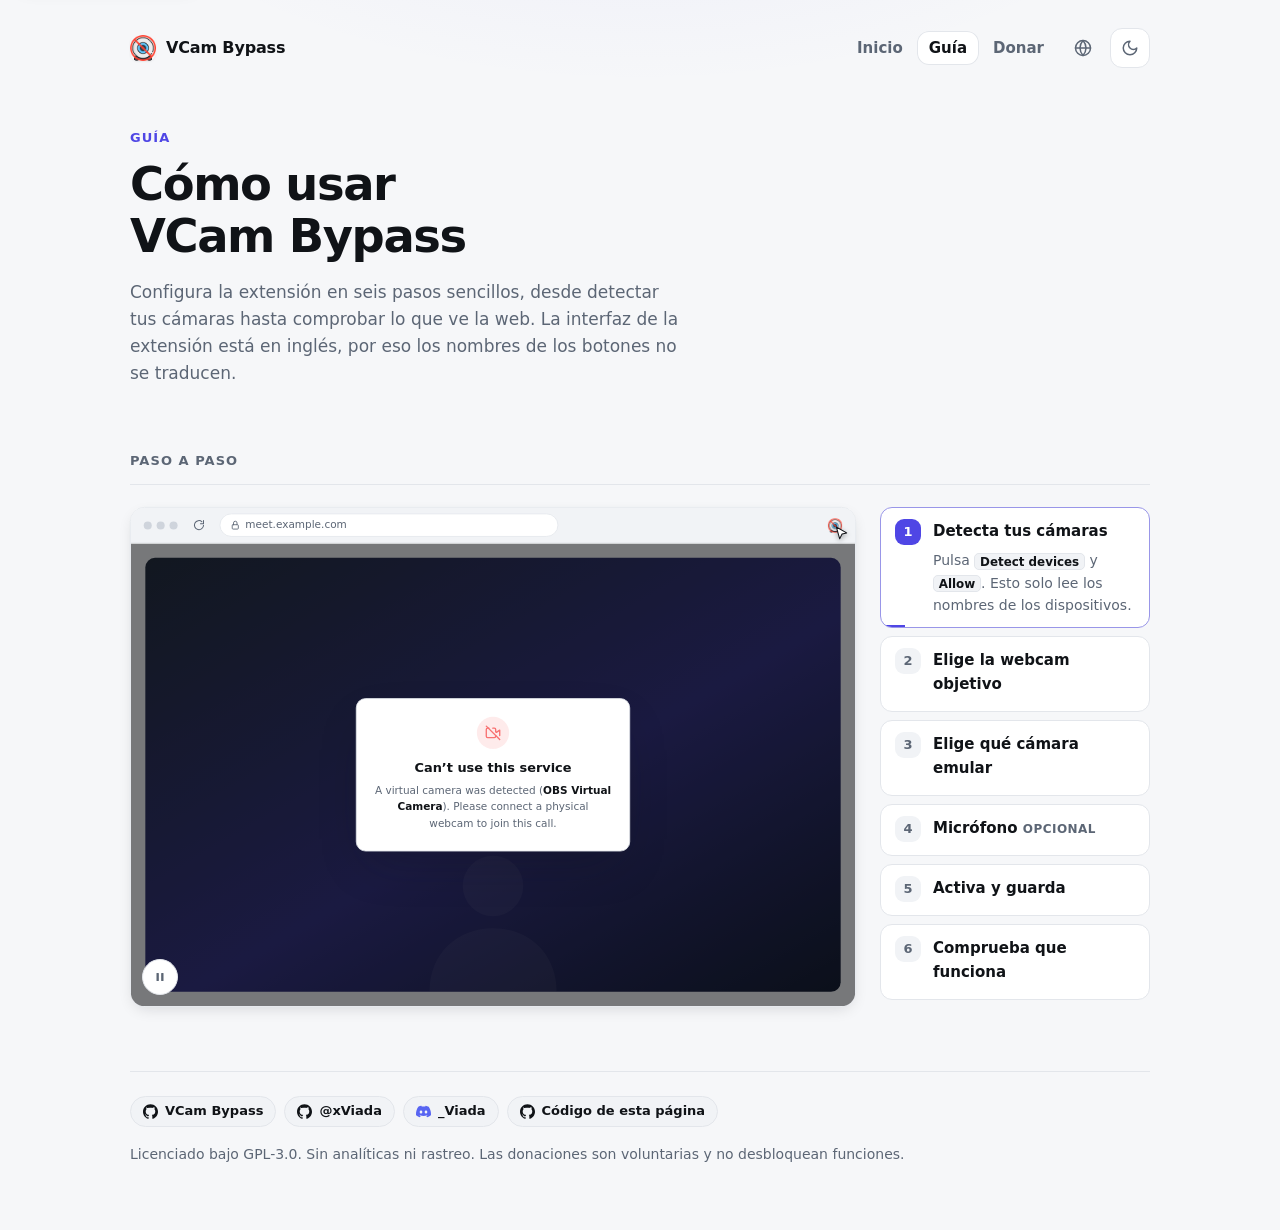
<file: es/guide/index.html>
<!DOCTYPE html>
<html lang="es">
<head>
  <meta charset="utf-8">
  <meta name="viewport" content="width=device-width, initial-scale=1">
  <title>Cómo usar VCam Bypass</title>
  <meta name="description" content="Cómo hacer que una cámara virtual parezca una webcam real con VCam Bypass.">
  <meta name="color-scheme" content="light dark">
  <meta name="theme-color" content="#ffffff" media="(prefers-color-scheme: light)">
  <meta name="theme-color" content="#0b0d10" media="(prefers-color-scheme: dark)">

  <meta property="og:type" content="website">
  <meta property="og:locale" content="es_ES">
  <meta property="og:title" content="Cómo usar VCam Bypass">
  <meta property="og:description" content="Cómo hacer que una cámara virtual parezca una webcam real con VCam Bypass.">
  <link rel="canonical" href="https://xviada.github.io/VCam-Bypass/es/guide/">
  <link rel="alternate" hreflang="en" href="https://xviada.github.io/VCam-Bypass/guide/">
  <link rel="alternate" hreflang="es" href="https://xviada.github.io/VCam-Bypass/es/guide/">
  <link rel="alternate" hreflang="pt-BR" href="https://xviada.github.io/VCam-Bypass/pt/guide/">
  <link rel="alternate" hreflang="x-default" href="https://xviada.github.io/VCam-Bypass/guide/">
  <meta property="og:url" content="https://xviada.github.io/VCam-Bypass/es/guide/">
  <meta property="og:image" content="https://xviada.github.io/VCam-Bypass/assets/og-image.png">
  <meta name="twitter:card" content="summary_large_image">
  <meta name="twitter:image" content="https://xviada.github.io/VCam-Bypass/assets/og-image.png">

  <link rel="icon" href="../../assets/favicon.png" type="image/png">
  <link rel="stylesheet" href="../../assets/css/styles.css">
  <link rel="stylesheet" href="../../assets/css/guide.css">

  <script>
    (function () {
      try {
        var saved = localStorage.getItem('funding-theme');
        if (saved === 'dark' || saved === 'light') {
          document.documentElement.setAttribute('data-theme', saved);
        }
      } catch (e) {}
    })();
  </script>
</head>
<body>
  <a class="skip-link" href="#main">Saltar al contenido</a>

  <div class="page">
    <header class="topbar">
      <a class="brand" href="../">
        <img class="brand-mark" src="../../assets/favicon.png" alt="" width="26" height="26">
        <span class="brand-text">VCam Bypass</span>
      </a>
      <div class="topbar-actions">
        <nav class="nav" aria-label="Principal">
          <a href="../">Inicio</a>
          <a href="./" aria-current="page">Guía</a>
          <a href="../donate/">Donar</a>
        </nav>
        <details class="lang"><summary aria-label="Idioma"><svg xmlns="http://www.w3.org/2000/svg" viewBox="0 0 24 24" fill="none" stroke="currentColor" stroke-width="2" stroke-linecap="round" stroke-linejoin="round" aria-hidden="true" focusable="false"><circle cx="12" cy="12" r="10"/><path d="M2 12h20"/><path d="M12 2a15.3 15.3 0 0 1 4 10 15.3 15.3 0 0 1-4 10 15.3 15.3 0 0 1-4-10 15.3 15.3 0 0 1 4-10z"/></svg></summary><div class="lang-menu"><a href="../../guide/" hreflang="en" lang="en">English</a><a href="./" hreflang="es" lang="es" aria-current="true">Español</a><a href="../../pt/guide/" hreflang="pt-BR" lang="pt-BR">Português</a></div></details>
        <button type="button" class="icon-button" id="theme-toggle" aria-label="Cambiar tema" hidden>
          <span class="icon" id="theme-icon" aria-hidden="true"></span>
        </button>
      </div>
    </header>

    <main id="main">
      <section class="hero">
        <p class="eyebrow">Guía</p>
        <h1 class="hero-title">Cómo usar VCam Bypass</h1>
        <p class="hero-lede">
          Configura la extensión en seis pasos sencillos, desde detectar tus cámaras hasta comprobar lo que ve la web. La interfaz de la extensión está en inglés, por eso los nombres de los botones no se traducen.
        </p>
      </section>

      <section class="section" aria-labelledby="guide-title">
        <h2 class="section-title" id="guide-title">Paso a paso</h2>

        <div class="gd" id="gd" data-scene="site" data-site="idle">
          <div class="gd-main">
          <div class="gd-viewport">
            <div class="gd-stage" role="img" aria-label="Animación de los seis pasos de configuración. En el popup de VCam Bypass el usuario pulsa Detect devices y permite el acceso a la cámara, elige la cámara virtual como webcam objetivo, escoge un modelo de webcam a emular, opcionalmente enmascara un micrófono, activa la extensión, oculta los demás dispositivos y guarda; luego abre la página de prueba, que confirma que la web ve la webcam y el micrófono emulados. De vuelta en la web, que había bloqueado la cámara virtual, al recargar desaparece el aviso.">
              <div class="gd-bar">
                <span class="gd-dots" aria-hidden="true"><i></i><i></i><i></i></span>
                <span class="gd-reload" data-t="reload">
                  <svg xmlns="http://www.w3.org/2000/svg" viewBox="0 0 24 24" fill="none" stroke="currentColor" stroke-width="2" stroke-linecap="round" stroke-linejoin="round" focusable="false"><path d="M21 12a9 9 0 1 1-3-6.7"/><path d="M21 3v6h-6"/></svg>
                </span>
                <span class="gd-address">
                  <svg class="gd-address-lock" xmlns="http://www.w3.org/2000/svg" viewBox="0 0 24 24" fill="none" stroke="currentColor" stroke-width="2" stroke-linecap="round" stroke-linejoin="round" focusable="false"><rect x="5" y="11" width="14" height="10" rx="2"/><path d="M8 11V7a4 4 0 0 1 8 0v4"/></svg>
                  <svg class="gd-address-ext" xmlns="http://www.w3.org/2000/svg" viewBox="0 0 24 24" fill="none" stroke="currentColor" stroke-width="2" stroke-linecap="round" stroke-linejoin="round" focusable="false"><circle cx="12" cy="12" r="9"/><path d="M12 11v5M12 8h.01"/></svg>
                  <span class="gd-address-text">meet.example.com</span>
                </span>
                <span class="gd-ext" data-t="ext">
                  <img src="../../assets/favicon.png" alt="" width="18" height="18">
                </span>
              </div>

              <div class="gd-view">
                <!-- Any site: shows what the page sees before and after the mask. -->
                <div class="gd-layer gd-site">
                  <div class="gd-call">
                    <svg class="gd-person" viewBox="0 0 160 120" aria-hidden="true" focusable="false"><circle cx="80" cy="50" r="20"/><path d="M38 120c0-26 19-42 42-42s42 16 42 42z"/></svg>
                    <span class="gd-live"><i></i>Live</span>
                    <span class="gd-cam-chip">HD Pro Webcam C920</span>
                  </div>
                  <div class="gd-block">
                    <div class="gd-block-card">
                      <span class="gd-block-icon">
                        <svg xmlns="http://www.w3.org/2000/svg" viewBox="0 0 24 24" fill="none" stroke="currentColor" stroke-width="2" stroke-linecap="round" stroke-linejoin="round" focusable="false"><path d="M16 16v1a2 2 0 0 1-2 2H4a2 2 0 0 1-2-2V7a2 2 0 0 1 2-2h2m5.66 0H14a2 2 0 0 1 2 2v3.34l1 1L22 8v8"/><path d="m2 2 20 20"/></svg>
                      </span>
                      <h4 class="gd-block-title">Can’t use this service</h4>
                      <p>A virtual camera was detected (<strong>OBS Virtual Camera</strong>). Please connect a physical webcam to join this call.</p>
                    </div>
                  </div>
                </div>

                <!-- request.html -->
                <div class="gd-layer gd-ext-page xr">
                  <div class="xr-card">
                    <h4 class="xr-title">Detect devices</h4>
                    <p>When Chrome asks, click <strong>Allow</strong> to grant camera and microphone access. This is only used to read the names of your devices so you can choose which ones to mask. Nothing is recorded or sent anywhere.</p>
                    <div class="xr-status">
                      <span class="xr-wait">Requesting permission...</span>
                      <span class="xr-done">Permission granted. Detected devices:</span>
                    </div>
                    <div class="xr-list">
                      <p>Cameras:</p>
                      <ul><li>Integrated Camera</li><li>OBS Virtual Camera</li></ul>
                      <p>Microphones:</p>
                      <ul><li>Microphone (Realtek Audio)</li><li>CABLE Output (VB-Audio Virtual Cable)</li></ul>
                      <p>You can now close this tab and pick devices in the popup.</p>
                    </div>
                    <span class="xr-retry">Retry</span>
                  </div>
                </div>

                <!-- test.html -->
                <div class="gd-layer gd-ext-page xt">
                  <div class="xt-scroll">
                    <div class="xt-hero">
                      <img src="../../assets/favicon.png" alt="" width="44" height="44">
                      <div>
                        <h4 class="xt-h1">Test the mask</h4>
                        <p>This page shows exactly what a website sees when it opens your camera and microphone.</p>
                      </div>
                    </div>

                    <div class="xt-label" data-t="cam">
                      <svg xmlns="http://www.w3.org/2000/svg" width="14" height="14" viewBox="0 0 24 24" fill="none" stroke="currentColor" stroke-width="2" stroke-linecap="round" stroke-linejoin="round"><path d="m22 8-6 4 6 4V8Z"/><rect width="14" height="12" x="2" y="6" rx="2" ry="2"/></svg>
                      Camera
                    </div>
                    <div class="xt-card">
                      <div class="xt-verdict pending" data-v="cam">
                        <span class="xt-dot"></span>
                        <span class="xt-vbody"><span class="xt-vtitle"></span><span class="xt-vtext"></span></span>
                      </div>
                      <div class="xt-controls">
                        <span class="xt-clabel">Camera</span>
                        <span class="xt-select">HD Pro Webcam C920 (046d:082d)</span>
                        <span class="xt-btn">Refresh devices</span>
                      </div>
                      <p class="xt-hint">Pick the camera you masked (it appears with the fake name) and the values below update on the spot.</p>
                    </div>
                    <div class="xt-grid" data-t="camreport">
                      <div class="xt-card">
                        <p class="xt-ctitle">Live preview</p>
                        <div class="xt-video">
                          <svg viewBox="0 0 160 120" aria-hidden="true" focusable="false"><circle cx="80" cy="50" r="20"/><path d="M38 120c0-26 19-42 42-42s42 16 42 42z"/></svg>
                        </div>
                      </div>
                      <div class="xt-card">
                        <p class="xt-ctitle">What the site sees (camera)</p>
                        <p class="xt-empty">Run the test to see the reported identity, settings and capabilities.</p>
                        <div class="xt-rows">
                          <div class="xt-kv"><span class="k">label</span><span class="v">HD Pro Webcam C920 (046d:082d)</span></div>
                          <div class="xt-kv"><span class="k">deviceId</span><span class="v">e41b7c09…5d2a8f</span></div>
                          <div class="xt-kv"><span class="k">groupId</span><span class="v">a27f03d1…c96e14</span></div>
                          <div class="xt-kv"><span class="k">resolution</span><span class="v">1920 × 1080 @ 30 fps</span></div>
                          <div class="xt-kv"><span class="k">facingMode</span><span class="v">(none)</span></div>
                          <div class="xt-kv"><span class="k">image controls</span><span class="v good">10 exposed</span></div>
                          <div class="xt-kv"><span class="k">⤷ which</span><span class="v muted">brightness, contrast, saturation, sharpness, colorTemperature, exposureTime, exposureMode, whiteBalanceMode, focusMode, focusDistance</span></div>
                        </div>
                      </div>
                    </div>

                    <div class="xt-label" data-t="mic">
                      <svg xmlns="http://www.w3.org/2000/svg" width="14" height="14" viewBox="0 0 24 24" fill="none" stroke="currentColor" stroke-width="2" stroke-linecap="round" stroke-linejoin="round"><path d="M12 2a3 3 0 0 0-3 3v7a3 3 0 0 0 6 0V5a3 3 0 0 0-3-3Z"/><path d="M19 10v2a7 7 0 0 1-14 0v-2"/><line x1="12" x2="12" y1="19" y2="22"/></svg>
                      Microphone
                    </div>
                    <div class="xt-card">
                      <div class="xt-verdict pending" data-v="mic">
                        <span class="xt-dot"></span>
                        <span class="xt-vbody"><span class="xt-vtitle"></span><span class="xt-vtext"></span></span>
                      </div>
                      <div class="xt-controls">
                        <span class="xt-clabel">Microphone</span>
                        <span class="xt-select">Microphone (HD Pro Webcam C920) (046d:082d)</span>
                      </div>
                      <p class="xt-hint">Pick the microphone you masked (it appears with the fake name). If mic mask is off, this shows your real mic identity.</p>
                    </div>
                    <div class="xt-grid">
                      <div class="xt-card">
                        <p class="xt-ctitle">Audio input</p>
                        <div class="xt-meter">
                          <svg viewBox="0 0 400 100" preserveAspectRatio="none" aria-hidden="true" focusable="false">
                            <defs>
                              <linearGradient id="gd-wave-grad" x1="0" x2="1" y1="0" y2="0">
                                <stop offset="0" stop-color="rgba(91,140,255,0.6)"/>
                                <stop offset="0.5" stop-color="rgba(138,108,255,0.8)"/>
                                <stop offset="1" stop-color="rgba(74,222,128,0.6)"/>
                              </linearGradient>
                            </defs>
                            <g class="xt-wave"><path class="xt-wave-path" fill="none" stroke="url(#gd-wave-grad)" stroke-width="2" stroke-linecap="round" stroke-linejoin="round" vector-effect="non-scaling-stroke"/></g>
                          </svg>
                          <div class="xt-meter-over"><span class="xt-meter-hint">Speak or make a sound</span><span class="xt-meter-level">—</span></div>
                        </div>
                      </div>
                      <div class="xt-card">
                        <p class="xt-ctitle">What the site sees (microphone)</p>
                        <p class="xt-empty">Run the test to see the reported identity and settings.</p>
                        <div class="xt-rows">
                          <div class="xt-kv"><span class="k">label</span><span class="v">Microphone (HD Pro Webcam C920) (046d:082d)</span></div>
                          <div class="xt-kv"><span class="k">deviceId</span><span class="v">7c20e5b8…19f3a0</span></div>
                          <div class="xt-kv"><span class="k">groupId</span><span class="v">a27f03d1…c96e14</span></div>
                          <div class="xt-kv"><span class="k">sampleRate</span><span class="v">48000 Hz</span></div>
                          <div class="xt-kv"><span class="k">channels</span><span class="v">1</span></div>
                          <div class="xt-kv"><span class="k">processing</span><span class="v muted">echo cancel, noise suppress, auto gain</span></div>
                        </div>
                      </div>
                    </div>
                  </div>
                </div>

                <!-- Chrome's permission prompt -->
                <div class="gd-perm">
                  <p class="gd-perm-title">This extension wants to</p>
                  <ul>
                    <li><svg xmlns="http://www.w3.org/2000/svg" viewBox="0 0 24 24" fill="none" stroke="currentColor" stroke-width="2" stroke-linecap="round" stroke-linejoin="round"><path d="m22 8-6 4 6 4V8Z"/><rect width="14" height="12" x="2" y="6" rx="2" ry="2"/></svg>Use your cameras</li>
                    <li><svg xmlns="http://www.w3.org/2000/svg" viewBox="0 0 24 24" fill="none" stroke="currentColor" stroke-width="2" stroke-linecap="round" stroke-linejoin="round"><path d="M12 2a3 3 0 0 0-3 3v7a3 3 0 0 0 6 0V5a3 3 0 0 0-3-3Z"/><path d="M19 10v2a7 7 0 0 1-14 0v-2"/><line x1="12" x2="12" y1="19" y2="22"/></svg>Use your microphones</li>
                  </ul>
                  <div class="gd-perm-actions">
                    <span class="gd-perm-allow" data-t="allow">Allow</span>
                    <span class="gd-perm-deny">Don’t allow</span>
                  </div>
                </div>

                <!-- popup.html -->
                <div class="gd-popup gp">
                  <div class="gp-header">
                    <img src="../../assets/favicon.png" alt="" width="30" height="30">
                    <div class="gp-header-text">
                      <div class="gp-h1">VCam Bypass</div>
                      <p>Rewrites the device info exposed</p>
                    </div>
                    <div class="gp-header-actions">
                      <span class="gp-icon">
                        <svg xmlns="http://www.w3.org/2000/svg" width="14" height="14" viewBox="0 0 24 24" fill="none" stroke="currentColor" stroke-width="2" stroke-linecap="round" stroke-linejoin="round"><path d="M19 14c1.49-1.46 3-3.21 3-5.5A5.5 5.5 0 0 0 16.5 3c-1.76 0-3 .5-4.5 2-1.5-1.5-2.74-2-4.5-2A5.5 5.5 0 0 0 2 8.5c0 2.3 1.5 4.05 3 5.5l7 7Z"/></svg>
                      </span>
                      <span class="gp-icon" data-t="eye">
                        <svg xmlns="http://www.w3.org/2000/svg" width="14" height="14" viewBox="0 0 24 24" fill="none" stroke="currentColor" stroke-width="2" stroke-linecap="round" stroke-linejoin="round"><path d="M2 12s3.6-7 10-7 10 7 10 7-3.6 7-10 7-10-7-10-7Z"/><circle cx="12" cy="12" r="3"/></svg>
                      </span>
                      <span class="gp-switch" data-t="switch"><span class="gp-slider"></span></span>
                    </div>
                  </div>

                  <div class="gp-card">
                    <div class="gp-card-title">
                      <svg xmlns="http://www.w3.org/2000/svg" width="13" height="13" viewBox="0 0 24 24" fill="none" stroke="currentColor" stroke-width="2" stroke-linecap="round" stroke-linejoin="round"><path d="m22 8-6 4 6 4V8Z"/><rect width="14" height="12" x="2" y="6" rx="2" ry="2"/></svg>
                      Camera
                    </div>
                    <div class="gp-row">
                      <div class="gp-label">Target webcam</div>
                      <div class="gp-select" data-t="target"><span class="gp-value"></span></div>
                      <ul class="gp-menu" data-menu="target">
                        <li>Select a webcam</li>
                        <li>Integrated Camera</li>
                        <li data-t="target-pick">OBS Virtual Camera</li>
                      </ul>
                      <span class="gp-detect" data-t="detect">Detect devices (grant permission)</span>
                    </div>
                    <div class="gp-row">
                      <div class="gp-row-head">
                        <div class="gp-label">Emulated model (capabilities)</div>
                        <span class="gp-id-btn" data-t="newid"><span class="gp-dice">&#127922;</span><span>New identity</span></span>
                      </div>
                      <div class="gp-select" data-t="model"><span class="gp-value"></span></div>
                      <ul class="gp-menu" data-menu="model">
                        <li>Generic webcam</li>
                        <li data-t="model-pick">Logitech C920 (1080p)</li>
                        <li>Logitech C922 Pro (1080p/720p60)</li>
                        <li>Logitech BRIO (4K)</li>
                        <li>Microsoft LifeCam HD-3000 (720p)</li>
                        <li>Integrated laptop webcam (720p)</li>
                      </ul>
                      <span class="gp-advanced"><span>&#9656;</span> Advanced capabilities</span>
                    </div>
                  </div>

                  <div class="gp-card">
                    <div class="gp-card-title">
                      <svg xmlns="http://www.w3.org/2000/svg" width="13" height="13" viewBox="0 0 24 24" fill="none" stroke="currentColor" stroke-width="2" stroke-linecap="round" stroke-linejoin="round"><path d="M12 2a3 3 0 0 0-3 3v7a3 3 0 0 0 6 0V5a3 3 0 0 0-3-3Z"/><path d="M19 10v2a7 7 0 0 1-14 0v-2"/><line x1="12" x2="12" y1="19" y2="22"/></svg>
                      Microphone
                    </div>
                    <div class="gp-row">
                      <div class="gp-mic-grid">
                        <div class="gp-mic-mode">
                          <div class="gp-label">Mic mask</div>
                          <div class="gp-select" data-t="micmode"><span class="gp-value"></span></div>
                          <ul class="gp-menu" data-menu="micmode">
                            <li>Off</li>
                            <li data-t="micmode-pick">Auto</li>
                            <li>Custom</li>
                          </ul>
                        </div>
                        <div class="gp-mic-target">
                          <div class="gp-label">Target microphone</div>
                          <div class="gp-select" data-t="micsel"><span class="gp-value"></span></div>
                          <ul class="gp-menu gp-menu-wide" data-menu="micsel">
                            <li>Select a microphone</li>
                            <li data-t="micsel-pick">Microphone (Realtek Audio)</li>
                            <li>CABLE Output (VB-Audio Virtual Cable)</li>
                          </ul>
                        </div>
                      </div>
                      <p class="gp-hint"></p>
                    </div>
                  </div>

                  <div class="gp-tools">
                    <span class="gp-tool" data-t="test">
                      <svg xmlns="http://www.w3.org/2000/svg" width="13" height="13" viewBox="0 0 24 24" fill="none" stroke="currentColor" stroke-width="2" stroke-linecap="round" stroke-linejoin="round"><path d="M9 12l2 2 4-4"/><path d="M12 3a9 9 0 1 0 9 9"/><path d="M21 3v6h-6"/></svg>
                      Test it
                    </span>
                    <span class="gp-tool">
                      <svg xmlns="http://www.w3.org/2000/svg" width="13" height="13" viewBox="0 0 24 24" fill="none" stroke="currentColor" stroke-width="2" stroke-linecap="round" stroke-linejoin="round"><path d="M2 3h6a4 4 0 0 1 4 4v14a3 3 0 0 0-3-3H2z"/><path d="M22 3h-6a4 4 0 0 0-4 4v14a3 3 0 0 1 3-3h7z"/></svg>
                      How to use
                    </span>
                  </div>

                  <div class="gp-actions"><span class="gp-save" data-t="save">Save changes</span></div>
                  <div class="gp-status">Saved. Reload the page to apply.</div>

                  <p class="gp-gh">
                    <svg xmlns="http://www.w3.org/2000/svg" width="12" height="12" viewBox="0 0 24 24" fill="currentColor"><path d="M12 0C5.37 0 0 5.37 0 12c0 5.3 3.438 9.8 8.205 11.385.6.113.82-.258.82-.577 0-.285-.01-1.04-.015-2.04-3.338.724-4.042-1.61-4.042-1.61-.546-1.385-1.335-1.755-1.335-1.755-1.087-.744.084-.729.084-.729 1.205.084 1.838 1.236 1.838 1.236 1.07 1.835 2.809 1.305 3.495.998.108-.776.417-1.305.76-1.605-2.665-.3-5.466-1.332-5.466-5.93 0-1.31.465-2.38 1.235-3.22-.135-.303-.54-1.523.105-3.176 0 0 1.005-.322 3.3 1.23.96-.267 1.98-.399 3-.405 1.02.006 2.04.138 3 .405 2.28-1.552 3.285-1.23 3.285-1.23.645 1.653.24 2.873.12 3.176.765.84 1.23 1.91 1.23 3.22 0 4.61-2.805 5.625-5.475 5.92.42.36.81 1.096.81 2.22 0 1.606-.015 2.896-.015 3.286 0 .315.21.69.825.57C20.565 21.795 24 17.295 24 12c0-6.63-5.37-12-12-12z"/></svg>
                    VCam Bypass by xViada · © 2026 · GPL-3.0
                  </p>
                </div>
              </div>

              <span class="gd-cursor" aria-hidden="true"><svg viewBox="0 0 24 24" focusable="false"><path d="M5 3l14 8-6.2 1.6L9.6 19z"/></svg></span>
            </div>
            <button type="button" class="icon-button gd-pause" id="gd-pause" aria-label="Pausar animación" aria-pressed="false" hidden>
              <svg class="icon-pause" xmlns="http://www.w3.org/2000/svg" viewBox="0 0 24 24" fill="currentColor" aria-hidden="true" focusable="false"><rect x="6" y="5" width="4" height="14" rx="1"/><rect x="14" y="5" width="4" height="14" rx="1"/></svg>
              <svg class="icon-play" xmlns="http://www.w3.org/2000/svg" viewBox="0 0 24 24" fill="currentColor" aria-hidden="true" focusable="false"><path d="M8 5.5v13a1 1 0 0 0 1.5.86l10.5-6.5a1 1 0 0 0 0-1.72L9.5 4.64A1 1 0 0 0 8 5.5z"/></svg>
            </button>
          </div>
          </div>

          <div class="gd-controls">
            <div class="gd-caption" aria-live="polite">
              <span class="gd-step-num gd-caption-num">1</span>
              <div class="gd-step-body">
                <span class="gd-step-title gd-caption-title"></span>
                <span class="gd-step-text gd-caption-text"></span>
              </div>
            </div>
            <ol class="gd-steps">
              <li>
                <button type="button" class="gd-step" data-step="1">
                  <span class="gd-step-num">1</span>
                  <span class="gd-step-body">
                    <span class="gd-step-title">Detecta tus cámaras</span>
                    <span class="gd-step-text">Pulsa <span class="pill">Detect devices</span> y <span class="pill">Allow</span>. Esto solo lee los nombres de los dispositivos.</span>
                  </span>
                </button>
              </li>
              <li>
                <button type="button" class="gd-step" data-step="2">
                  <span class="gd-step-num">2</span>
                  <span class="gd-step-body">
                    <span class="gd-step-title">Elige la webcam objetivo</span>
                    <span class="gd-step-text">Abre <span class="pill">Target webcam</span> y elige tu cámara virtual. Es obligatorio elegir un objetivo.</span>
                  </span>
                </button>
              </li>
              <li>
                <button type="button" class="gd-step" data-step="3">
                  <span class="gd-step-num">3</span>
                  <span class="gd-step-body">
                    <span class="gd-step-title">Elige qué cámara emular</span>
                    <span class="gd-step-text">Elige un modelo real en <span class="pill">Emulated model</span>, o pulsa <span class="pill">New identity</span>.</span>
                  </span>
                </button>
              </li>
              <li>
                <button type="button" class="gd-step" data-step="4">
                  <span class="gd-step-num">4</span>
                  <span class="gd-step-body">
                    <span class="gd-step-title">Micrófono <span class="guide-optional">opcional</span></span>
                    <span class="gd-step-text">Elige el micrófono a enmascarar. <span class="pill">Auto</span> lo hace pasar por el micrófono integrado de la cámara emulada, <span class="pill">Custom</span> le da un nombre e IDs propios y <span class="pill">Off</span> deja los micrófonos como están.</span>
                  </span>
                </button>
              </li>
              <li>
                <button type="button" class="gd-step" data-step="5">
                  <span class="gd-step-num">5</span>
                  <span class="gd-step-body">
                    <span class="gd-step-title">Activa y guarda</span>
                    <span class="gd-step-text">Activa el interruptor <span class="pill">on</span> y pulsa <span class="pill">Save changes</span>. El botón del ojo oculta tus otras cámaras y micrófonos a las webs, que solo verán los emulados.</span>
                  </span>
                </button>
              </li>
              <li>
                <button type="button" class="gd-step" data-step="6">
                  <span class="gd-step-num">6</span>
                  <span class="gd-step-body">
                    <span class="gd-step-title">Comprueba que funciona</span>
                    <span class="gd-step-text">Abre <span class="pill">Test it</span> desde el popup para confirmar que la web ve la webcam emulada. Recarga la página para aplicar los cambios.</span>
                  </span>
                </button>
              </li>
            </ol>
          </div>
        </div>
      </section>
    </main>

    <footer class="footer">
      <div class="chip-row" id="footer-links"><a class="chip chip-github" href="https://github.com/xViada/VCam-Bypass" target="_blank" rel="noopener noreferrer"><span class="icon" aria-hidden="true"><svg xmlns="http://www.w3.org/2000/svg" viewBox="0 0 24 24" fill="currentColor" aria-hidden="true" focusable="false"><path d="M12 .297c-6.63 0-12 5.373-12 12 0 5.303 3.438 9.8 8.205 11.385.6.113.82-.258.82-.577 0-.285-.01-1.04-.015-2.04-3.338.724-4.042-1.61-4.042-1.61C4.422 18.07 3.633 17.7 3.633 17.7c-1.087-.744.084-.729.084-.729 1.205.084 1.838 1.236 1.838 1.236 1.07 1.835 2.809 1.305 3.495.998.108-.776.417-1.305.76-1.605-2.665-.3-5.466-1.332-5.466-5.93 0-1.31.465-2.38 1.235-3.22-.135-.303-.54-1.523.105-3.176 0 0 1.005-.322 3.3 1.23.96-.267 1.98-.399 3-.405 1.02.006 2.04.138 3 .405 2.28-1.552 3.285-1.23 3.285-1.23.645 1.653.24 2.873.12 3.176.765.84 1.23 1.91 1.23 3.22 0 4.61-2.805 5.625-5.475 5.92.42.36.81 1.096.81 2.22 0 1.606-.015 2.896-.015 3.286 0 .315.21.69.825.57C20.565 22.092 24 17.592 24 12.297c0-6.627-5.373-12-12-12"></path></svg></span><span>VCam Bypass</span></a><a class="chip chip-github" href="https://github.com/xViada" target="_blank" rel="noopener noreferrer"><span class="icon" aria-hidden="true"><svg xmlns="http://www.w3.org/2000/svg" viewBox="0 0 24 24" fill="currentColor" aria-hidden="true" focusable="false"><path d="M12 .297c-6.63 0-12 5.373-12 12 0 5.303 3.438 9.8 8.205 11.385.6.113.82-.258.82-.577 0-.285-.01-1.04-.015-2.04-3.338.724-4.042-1.61-4.042-1.61C4.422 18.07 3.633 17.7 3.633 17.7c-1.087-.744.084-.729.084-.729 1.205.084 1.838 1.236 1.838 1.236 1.07 1.835 2.809 1.305 3.495.998.108-.776.417-1.305.76-1.605-2.665-.3-5.466-1.332-5.466-5.93 0-1.31.465-2.38 1.235-3.22-.135-.303-.54-1.523.105-3.176 0 0 1.005-.322 3.3 1.23.96-.267 1.98-.399 3-.405 1.02.006 2.04.138 3 .405 2.28-1.552 3.285-1.23 3.285-1.23.645 1.653.24 2.873.12 3.176.765.84 1.23 1.91 1.23 3.22 0 4.61-2.805 5.625-5.475 5.92.42.36.81 1.096.81 2.22 0 1.606-.015 2.896-.015 3.286 0 .315.21.69.825.57C20.565 22.092 24 17.592 24 12.297c0-6.627-5.373-12-12-12"></path></svg></span><span>@xViada</span></a><a class="chip chip-discord" href="https://discordapp.com/users/675421408612057089" target="_blank" rel="noopener noreferrer"><span class="icon" aria-hidden="true"><svg xmlns="http://www.w3.org/2000/svg" viewBox="0 0 24 24" fill="currentColor" aria-hidden="true" focusable="false"><path d="M20.317 4.3698a19.7913 19.7913 0 0 0-4.8851-1.5152.0741.0741 0 0 0-.0785.0371c-.211.3753-.4447.8648-.6083 1.2495-1.8447-.2762-3.68-.2762-5.4868 0-.1636-.3933-.4058-.8742-.6177-1.2495a.077.077 0 0 0-.0785-.037 19.7363 19.7363 0 0 0-4.8852 1.515.0699.0699 0 0 0-.0321.0277C.5334 9.0458-.319 13.5799.0992 18.0578a.0824.0824 0 0 0 .0312.0561c2.0528 1.5076 4.0413 2.4228 5.9929 3.0294a.0777.0777 0 0 0 .0842-.0276c.4616-.6304.8731-1.2952 1.226-1.9942a.076.076 0 0 0-.0416-.1057c-.6528-.2476-1.2743-.5495-1.8722-.8923a.077.077 0 0 1-.0076-.1277c.1258-.0943.2517-.1923.3718-.2914a.0743.0743 0 0 1 .0776-.0105c3.9278 1.7933 8.18 1.7933 12.0614 0a.0739.0739 0 0 1 .0785.0095c.1202.099.246.1981.3728.2924a.077.077 0 0 1-.0066.1276 12.2986 12.2986 0 0 1-1.873.8914.0766.0766 0 0 0-.0407.1067c.3604.698.7719 1.3628 1.225 1.9932a.076.076 0 0 0 .0842.0286c1.961-.6067 3.9495-1.5219 6.0023-3.0294a.077.077 0 0 0 .0313-.0552c.5004-5.177-.8382-9.6739-3.5485-13.6604a.061.061 0 0 0-.0312-.0286zM8.02 15.3312c-1.1825 0-2.1569-1.0857-2.1569-2.419 0-1.3332.9555-2.4189 2.157-2.4189 1.2108 0 2.1757 1.0952 2.1568 2.419 0 1.3332-.9555 2.4189-2.1569 2.4189zm7.9748 0c-1.1825 0-2.1569-1.0857-2.1569-2.419 0-1.3332.9554-2.4189 2.1569-2.4189 1.2108 0 2.1757 1.0952 2.1568 2.419 0 1.3332-.946 2.4189-2.1568 2.4189Z"></path></svg></span><span>_Viada</span></a><a class="chip chip-github" href="https://github.com/xViada/VCam-Bypass/tree/gh-pages" target="_blank" rel="noopener noreferrer"><span class="icon" aria-hidden="true"><svg xmlns="http://www.w3.org/2000/svg" viewBox="0 0 24 24" fill="currentColor" aria-hidden="true" focusable="false"><path d="M12 .297c-6.63 0-12 5.373-12 12 0 5.303 3.438 9.8 8.205 11.385.6.113.82-.258.82-.577 0-.285-.01-1.04-.015-2.04-3.338.724-4.042-1.61-4.042-1.61C4.422 18.07 3.633 17.7 3.633 17.7c-1.087-.744.084-.729.084-.729 1.205.084 1.838 1.236 1.838 1.236 1.07 1.835 2.809 1.305 3.495.998.108-.776.417-1.305.76-1.605-2.665-.3-5.466-1.332-5.466-5.93 0-1.31.465-2.38 1.235-3.22-.135-.303-.54-1.523.105-3.176 0 0 1.005-.322 3.3 1.23.96-.267 1.98-.399 3-.405 1.02.006 2.04.138 3 .405 2.28-1.552 3.285-1.23 3.285-1.23.645 1.653.24 2.873.12 3.176.765.84 1.23 1.91 1.23 3.22 0 4.61-2.805 5.625-5.475 5.92.42.36.81 1.096.81 2.22 0 1.606-.015 2.896-.015 3.286 0 .315.21.69.825.57C20.565 22.092 24 17.592 24 12.297c0-6.627-5.373-12-12-12"></path></svg></span><span>Código de esta página</span></a></div>
      <p id="footer-text">Licenciado bajo GPL-3.0. Sin analíticas ni rastreo. Las donaciones son voluntarias y no desbloquean funciones.</p>
    
    </footer>
  </div>

  <script src="../../assets/js/theme.js"></script>
  <script src="../../assets/js/guide.js"></script>
</body>
</html>
</file>
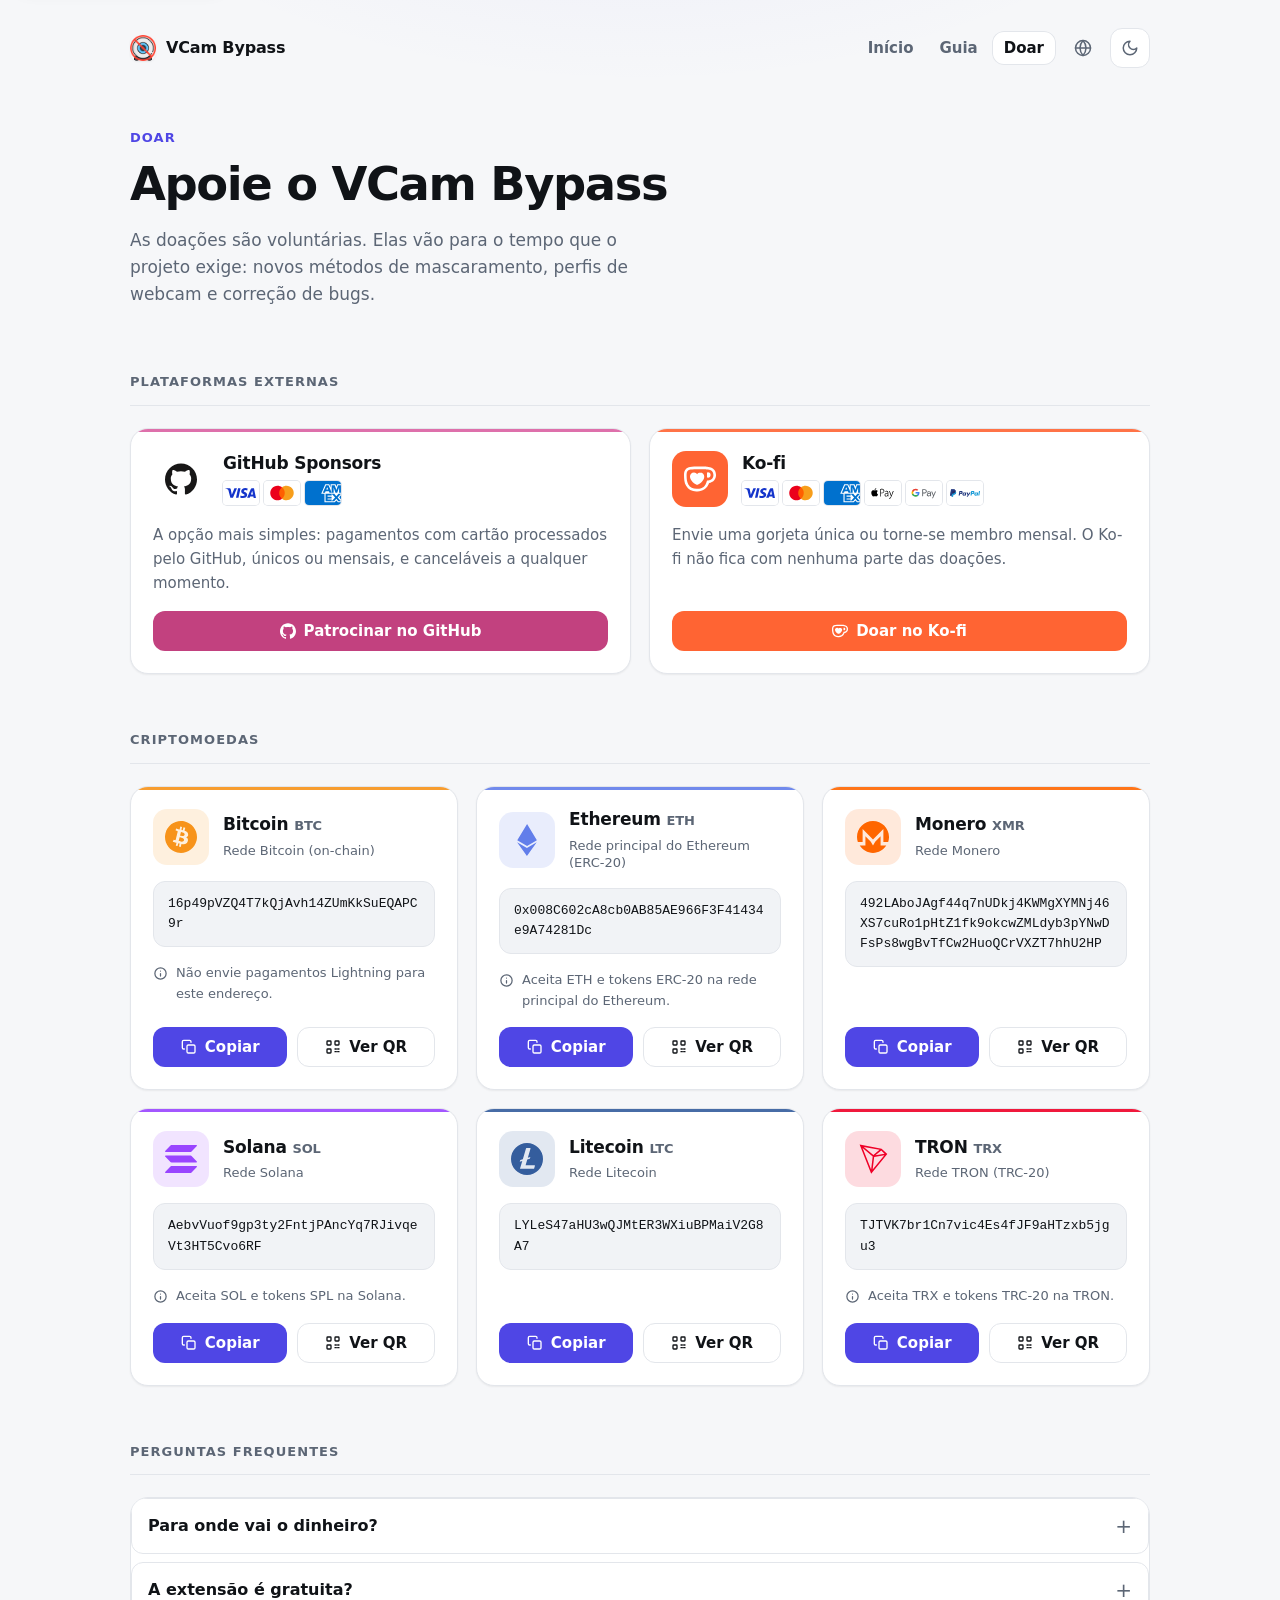
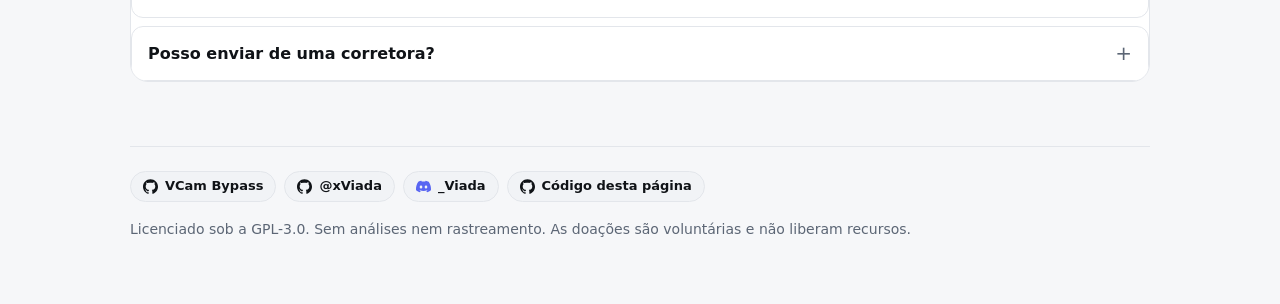
<file: pt/donate/index.html>
<!DOCTYPE html>
<html lang="pt-BR">
<head>
  <meta charset="utf-8">
  <meta name="viewport" content="width=device-width, initial-scale=1">
  <title>Apoie o VCam Bypass</title>
  <meta name="description" content="Formas de apoiar o VCam Bypass: GitHub Sponsors, Ko-fi e doações em Bitcoin, Ethereum, Monero, Solana, Litecoin e TRON.">
  <meta name="color-scheme" content="light dark">
  <meta name="theme-color" content="#ffffff" media="(prefers-color-scheme: light)">
  <meta name="theme-color" content="#0b0d10" media="(prefers-color-scheme: dark)">

  <meta property="og:type" content="website">
  <meta property="og:locale" content="pt_BR">
  <meta property="og:title" content="Apoie o VCam Bypass">
  <meta property="og:description" content="GitHub Sponsors, Ko-fi e doações em Bitcoin, Ethereum, Monero, Solana, Litecoin e TRON.">
  <link rel="canonical" href="https://xviada.github.io/VCam-Bypass/pt/donate/">
  <link rel="alternate" hreflang="en" href="https://xviada.github.io/VCam-Bypass/donate/">
  <link rel="alternate" hreflang="es" href="https://xviada.github.io/VCam-Bypass/es/donate/">
  <link rel="alternate" hreflang="pt-BR" href="https://xviada.github.io/VCam-Bypass/pt/donate/">
  <link rel="alternate" hreflang="x-default" href="https://xviada.github.io/VCam-Bypass/donate/">
  <meta property="og:url" content="https://xviada.github.io/VCam-Bypass/pt/donate/">
  <meta property="og:image" content="https://xviada.github.io/VCam-Bypass/assets/og-image.png">
  <meta name="twitter:card" content="summary_large_image">
  <meta name="twitter:image" content="https://xviada.github.io/VCam-Bypass/assets/og-image.png">

  <link rel="icon" href="../../assets/favicon.png" type="image/png">
  <link rel="stylesheet" href="../../assets/css/styles.css">

  <script>
    (function () {
      try {
        var saved = localStorage.getItem('funding-theme');
        if (saved === 'dark' || saved === 'light') {
          document.documentElement.setAttribute('data-theme', saved);
        }
      } catch (e) {}
    })();
  </script>
</head>
<body>
  <a class="skip-link" href="#main">Pular para o conteúdo</a>

  <div class="page">
    <header class="topbar">
      <a class="brand" href="../">
        <img class="brand-mark" src="../../assets/favicon.png" alt="" width="26" height="26">
        <span class="brand-text" id="brand-text">VCam Bypass</span>
      </a>
      <div class="topbar-actions">
        <nav class="nav" aria-label="Principal">
          <a href="../">Início</a>
          <a href="../guide/">Guia</a>
          <a href="./" aria-current="page">Doar</a>
        </nav>
        <details class="lang"><summary aria-label="Idioma"><svg xmlns="http://www.w3.org/2000/svg" viewBox="0 0 24 24" fill="none" stroke="currentColor" stroke-width="2" stroke-linecap="round" stroke-linejoin="round" aria-hidden="true" focusable="false"><circle cx="12" cy="12" r="10"/><path d="M2 12h20"/><path d="M12 2a15.3 15.3 0 0 1 4 10 15.3 15.3 0 0 1-4 10 15.3 15.3 0 0 1-4-10 15.3 15.3 0 0 1 4-10z"/></svg></summary><div class="lang-menu"><a href="../../donate/" hreflang="en" lang="en">English</a><a href="../../es/donate/" hreflang="es" lang="es">Español</a><a href="./" hreflang="pt-BR" lang="pt-BR" aria-current="true">Português</a></div></details>
        <button type="button" class="icon-button" id="theme-toggle" aria-label="Alternar tema" hidden>
          <span class="icon" id="theme-icon" aria-hidden="true"></span>
        </button>
      </div>
    </header>

    <main id="main">
      <section class="hero">
        <p class="eyebrow">Doar</p>
        <h1 class="hero-title" id="hero-title">Apoie o VCam Bypass</h1>
        <p class="hero-lede" id="hero-summary">As doações são voluntárias. Elas vão para o tempo que o projeto exige: novos métodos de mascaramento, perfis de webcam e correção de bugs.</p>
      </section>

      <section class="section" id="platforms-section" aria-labelledby="platforms-title">
        <h2 class="section-title" id="platforms-title">Plataformas externas</h2>
        <div class="grid" id="platforms"><article class="card card-sponsors"><div class="card-head"><span class="card-logo"><svg xmlns="http://www.w3.org/2000/svg" viewBox="0 0 24 24" fill="currentColor" aria-hidden="true" focusable="false"><path d="M12 .297c-6.63 0-12 5.373-12 12 0 5.303 3.438 9.8 8.205 11.385.6.113.82-.258.82-.577 0-.285-.01-1.04-.015-2.04-3.338.724-4.042-1.61-4.042-1.61C4.422 18.07 3.633 17.7 3.633 17.7c-1.087-.744.084-.729.084-.729 1.205.084 1.838 1.236 1.838 1.236 1.07 1.835 2.809 1.305 3.495.998.108-.776.417-1.305.76-1.605-2.665-.3-5.466-1.332-5.466-5.93 0-1.31.465-2.38 1.235-3.22-.135-.303-.54-1.523.105-3.176 0 0 1.005-.322 3.3 1.23.96-.267 1.98-.399 3-.405 1.02.006 2.04.138 3 .405 2.28-1.552 3.285-1.23 3.285-1.23.645 1.653.24 2.873.12 3.176.765.84 1.23 1.91 1.23 3.22 0 4.61-2.805 5.625-5.475 5.92.42.36.81 1.096.81 2.22 0 1.606-.015 2.896-.015 3.286 0 .315.21.69.825.57C20.565 22.092 24 17.592 24 12.297c0-6.627-5.373-12-12-12"></path></svg></span><div class="card-meta"><div class="card-name">GitHub Sponsors</div><div class="pay-methods" role="img" aria-label="Aceitos: Visa, Mastercard, American Express"><span class="pay-mark pay-mark-visa" title="Visa"><svg aria-hidden="true" focusable="false" id="Ebene_1" data-name="Ebene 1" xmlns="http://www.w3.org/2000/svg" viewBox="0 0 120 80"> <rect width="120" height="80" rx="4" style="fill: #fff"></rect> <path d="M46.61,24.32,33.26,56.18H24.54L18,30.76c-.41-1.57-.75-2.14-2-2.8a34.65,34.65,0,0,0-8.14-2.71l.2-.93h14a3.84,3.84,0,0,1,3.8,3.25L29.38,46,38,24.32ZM80.75,45.78c0-8.41-11.63-8.86-11.55-12.62,0-1.15,1.11-2.37,3.49-2.67a15.46,15.46,0,0,1,8.13,1.42l1.45-6.76a22.2,22.2,0,0,0-7.71-1.41c-8.15,0-13.88,4.34-13.93,10.54-.05,4.58,4.09,7.14,7.22,8.67s4.28,2.56,4.27,4c0,2.14-2.56,3.07-4.93,3.11a17.23,17.23,0,0,1-8.47-2l-1.49,7a25.05,25.05,0,0,0,9.17,1.7c8.65,0,14.32-4.29,14.35-10.91m21.51,10.4h7.62l-6.65-31.86h-7a3.77,3.77,0,0,0-3.51,2.34L80.32,56.18H89l1.72-4.75h10.57ZM93.06,44.9l4.34-12,2.5,12ZM58.39,24.32,51.57,56.18H43.32l6.83-31.86Z" style="fill: #1434CB"></path> </svg></span><span class="pay-mark pay-mark-mastercard" title="Mastercard"><svg aria-hidden="true" focusable="false" id="Ebene_1" data-name="Ebene 1" xmlns="http://www.w3.org/2000/svg" viewBox="0 0 120 80"> <rect y="0" width="120" height="80" rx="4" ry="4" style="fill: #fff;"></rect> <g> <rect x="48.38" y="21.01" width="23.25" height="37.98" style="fill: #ff5f00;"></rect> <path d="M50.77,40c0-7.41,3.4-14.41,9.22-18.99-10.49-8.24-25.67-6.42-33.91,4.07-8.24,10.49-6.42,25.67,4.07,33.91,8.76,6.88,21.09,6.88,29.85,0-5.83-4.58-9.23-11.58-9.22-18.99Z" style="fill: #eb001b;"></path> <path d="M96.77,54.97v-.78h.34v-.16h-.8v.16h.32v.78h.15Zm1.55,0v-.94h-.24l-.28,.67-.28-.67h-.24v.94h.17v-.71l.26,.61h.18l.26-.61v.71h.17Z" style="fill: #f79e1b;"></path> <path d="M99.08,40c0,13.34-10.81,24.15-24.15,24.15-5.41,0-10.67-1.82-14.93-5.17,10.49-8.24,12.31-23.43,4.07-33.91-1.19-1.51-2.55-2.88-4.07-4.07,10.49-8.24,25.67-6.43,33.91,4.06,3.35,4.26,5.17,9.51,5.17,14.93h0Z" style="fill: #f79e1b;"></path> </g> </svg></span><span class="pay-mark pay-mark-amex" title="American Express"><svg aria-hidden="true" focusable="false" id="Ebene_1" data-name="Ebene 1" xmlns="http://www.w3.org/2000/svg" viewBox="0 0 120 80"> <rect x="48" y="7.34" width="72" height="66" style="fill: #fff;"></rect> <g> <g> <path d="M109.97,70.99l-5.32-6.13-5.53,6.13h-34.2v-28.55h-10.85l13.52-31.94h13.11l4.71,11V10.5h16.38l2.87,8.25,2.87-8.25h12.49V5.63c0-2.96-2.25-5.29-5.12-5.29H5.12C2.25,.34,0,2.67,0,5.63V74.37c0,2.96,2.25,5.29,5.12,5.29H114.88c2.87,0,5.12-2.33,5.12-5.29v-3.38h-10.03Z" style="fill: #0071ce;"></path> <g> <polygon points="111.4 67.6 120 67.6 108.74 55.12 120 42.86 111.6 42.86 104.44 50.89 97.47 42.86 88.87 42.86 100.34 55.33 88.87 67.6 97.27 67.6 104.44 59.56 111.4 67.6" style="fill: #0071ce;"></polygon> <polygon points="75.15 61.89 75.15 58.08 88.67 58.08 88.67 52.37 75.15 52.37 75.15 48.57 88.87 48.57 88.87 42.86 68.6 42.86 68.6 67.6 88.87 67.6 88.87 61.89 75.15 61.89" style="fill: #0071ce;"></polygon> <polygon points="113.65 39.26 119.8 39.26 119.8 14.3 109.97 14.51 104.64 29.95 99.11 14.51 88.87 14.51 88.87 39.26 95.43 39.26 95.43 21.92 101.57 39.26 107.3 39.26 113.65 21.92 113.65 39.26" style="fill: #0071ce;"></polygon> <path d="M78.43,14.51h-8.4l-10.65,24.75h7.17l2.05-4.86h11.06l2.05,4.86h7.37l-10.65-24.75Zm-7.58,14.17l3.28-8.04,3.28,8.04h-6.55Z" style="fill: #0071ce;"></path> </g> </g> <polygon points="114.06 54.49 120 61.26 120 47.72 114.06 54.49" style="fill: #0071ce;"></polygon> </g> </svg></span></div></div></div><p class="card-text">A opção mais simples: pagamentos com cartão processados pelo GitHub, únicos ou mensais, e canceláveis a qualquer momento.</p><div class="card-body"><a class="button button-brand" href="https://github.com/sponsors/xViada" target="_blank" rel="noopener noreferrer"><span class="icon"><svg xmlns="http://www.w3.org/2000/svg" viewBox="0 0 24 24" fill="currentColor" aria-hidden="true" focusable="false"><path d="M12 .297c-6.63 0-12 5.373-12 12 0 5.303 3.438 9.8 8.205 11.385.6.113.82-.258.82-.577 0-.285-.01-1.04-.015-2.04-3.338.724-4.042-1.61-4.042-1.61C4.422 18.07 3.633 17.7 3.633 17.7c-1.087-.744.084-.729.084-.729 1.205.084 1.838 1.236 1.838 1.236 1.07 1.835 2.809 1.305 3.495.998.108-.776.417-1.305.76-1.605-2.665-.3-5.466-1.332-5.466-5.93 0-1.31.465-2.38 1.235-3.22-.135-.303-.54-1.523.105-3.176 0 0 1.005-.322 3.3 1.23.96-.267 1.98-.399 3-.405 1.02.006 2.04.138 3 .405 2.28-1.552 3.285-1.23 3.285-1.23.645 1.653.24 2.873.12 3.176.765.84 1.23 1.91 1.23 3.22 0 4.61-2.805 5.625-5.475 5.92.42.36.81 1.096.81 2.22 0 1.606-.015 2.896-.015 3.286 0 .315.21.69.825.57C20.565 22.092 24 17.592 24 12.297c0-6.627-5.373-12-12-12"></path></svg></span><span>Patrocinar no GitHub</span></a></div></article><article class="card card-kofi"><div class="card-head"><span class="card-logo"><svg xmlns="http://www.w3.org/2000/svg" viewBox="71.7 139 512 396.1" fill="currentColor" aria-hidden="true" focusable="false"><path d="M313.8 139C403.6 139 426.8 140.1 460.1 143.4C538.2 151.2 583.7 199.4 583.7 268.6L583.7 277.5C583.7 341.8 536.6 394.4 472.9 399.9C467.9 416.5 460.1 433.1 449.6 449.8C425.2 487.5 376.5 535.1 286.7 535.1L269 535.1C195.9 535.1 139.3 503.5 105.5 445.9C75.6 395.5 71.7 339.5 71.7 264.7C71.7 191 116.1 151.1 168.1 144.5C207.4 139.5 256.2 139 313.8 139zM313.8 180.6C253.4 180.6 210.2 181.1 177.5 186.1C131.5 192.8 113.2 218.8 113.2 265.3L113.4 291C114.6 348.3 120.5 388.1 140.9 425.5C167.5 474.8 215.7 493.7 270.6 493.7L287.8 493.7C359.8 493.7 394.8 458.8 414.1 428.3C423.5 412.8 431.8 395.6 436.3 374L439.6 360.2L459.5 360.2C503.8 360.2 542.1 324.2 542.1 278.2L542.1 269.9C542.1 218.4 509.9 191.2 454 184.6C422.4 181.8 403.6 180.7 313.8 180.7zM331 233.2C369.2 233.2 395.8 264.8 395.8 300.2C395.8 332.9 377.5 361.2 353.7 383.3C338.7 398.3 314.4 413.8 297.8 423.8C293.4 426.6 287.8 428.2 281.1 428.2C275.6 428.2 270.6 426.5 265.6 423.8C249 413.8 224.6 398.3 209.1 383.3C187.3 362.5 169.9 336.4 167.8 306.3L167.6 300.2C167.6 264.7 193.1 233.2 231.9 233.2C254.6 233.2 270.7 244.8 281.2 260.9C292.8 244.8 308.4 233.2 331.1 233.2zM453.5 229.3C481.8 229.3 497.3 245.9 497.3 272.5C497.3 299.1 481.8 315.2 453.5 315.2C444.6 315.2 439.7 310.2 439.7 303.5L439.7 240.9C439.7 234.2 444.7 229.3 453.5 229.3z"></path></svg></span><div class="card-meta"><div class="card-name">Ko-fi</div><div class="pay-methods" role="img" aria-label="Aceitos: Visa, Mastercard, American Express, Apple Pay, Google Pay, PayPal"><span class="pay-mark pay-mark-visa" title="Visa"><svg aria-hidden="true" focusable="false" id="Ebene_1" data-name="Ebene 1" xmlns="http://www.w3.org/2000/svg" viewBox="0 0 120 80"> <rect width="120" height="80" rx="4" style="fill: #fff"></rect> <path d="M46.61,24.32,33.26,56.18H24.54L18,30.76c-.41-1.57-.75-2.14-2-2.8a34.65,34.65,0,0,0-8.14-2.71l.2-.93h14a3.84,3.84,0,0,1,3.8,3.25L29.38,46,38,24.32ZM80.75,45.78c0-8.41-11.63-8.86-11.55-12.62,0-1.15,1.11-2.37,3.49-2.67a15.46,15.46,0,0,1,8.13,1.42l1.45-6.76a22.2,22.2,0,0,0-7.71-1.41c-8.15,0-13.88,4.34-13.93,10.54-.05,4.58,4.09,7.14,7.22,8.67s4.28,2.56,4.27,4c0,2.14-2.56,3.07-4.93,3.11a17.23,17.23,0,0,1-8.47-2l-1.49,7a25.05,25.05,0,0,0,9.17,1.7c8.65,0,14.32-4.29,14.35-10.91m21.51,10.4h7.62l-6.65-31.86h-7a3.77,3.77,0,0,0-3.51,2.34L80.32,56.18H89l1.72-4.75h10.57ZM93.06,44.9l4.34-12,2.5,12ZM58.39,24.32,51.57,56.18H43.32l6.83-31.86Z" style="fill: #1434CB"></path> </svg></span><span class="pay-mark pay-mark-mastercard" title="Mastercard"><svg aria-hidden="true" focusable="false" id="Ebene_1" data-name="Ebene 1" xmlns="http://www.w3.org/2000/svg" viewBox="0 0 120 80"> <rect y="0" width="120" height="80" rx="4" ry="4" style="fill: #fff;"></rect> <g> <rect x="48.38" y="21.01" width="23.25" height="37.98" style="fill: #ff5f00;"></rect> <path d="M50.77,40c0-7.41,3.4-14.41,9.22-18.99-10.49-8.24-25.67-6.42-33.91,4.07-8.24,10.49-6.42,25.67,4.07,33.91,8.76,6.88,21.09,6.88,29.85,0-5.83-4.58-9.23-11.58-9.22-18.99Z" style="fill: #eb001b;"></path> <path d="M96.77,54.97v-.78h.34v-.16h-.8v.16h.32v.78h.15Zm1.55,0v-.94h-.24l-.28,.67-.28-.67h-.24v.94h.17v-.71l.26,.61h.18l.26-.61v.71h.17Z" style="fill: #f79e1b;"></path> <path d="M99.08,40c0,13.34-10.81,24.15-24.15,24.15-5.41,0-10.67-1.82-14.93-5.17,10.49-8.24,12.31-23.43,4.07-33.91-1.19-1.51-2.55-2.88-4.07-4.07,10.49-8.24,25.67-6.43,33.91,4.06,3.35,4.26,5.17,9.51,5.17,14.93h0Z" style="fill: #f79e1b;"></path> </g> </svg></span><span class="pay-mark pay-mark-amex" title="American Express"><svg aria-hidden="true" focusable="false" id="Ebene_1" data-name="Ebene 1" xmlns="http://www.w3.org/2000/svg" viewBox="0 0 120 80"> <rect x="48" y="7.34" width="72" height="66" style="fill: #fff;"></rect> <g> <g> <path d="M109.97,70.99l-5.32-6.13-5.53,6.13h-34.2v-28.55h-10.85l13.52-31.94h13.11l4.71,11V10.5h16.38l2.87,8.25,2.87-8.25h12.49V5.63c0-2.96-2.25-5.29-5.12-5.29H5.12C2.25,.34,0,2.67,0,5.63V74.37c0,2.96,2.25,5.29,5.12,5.29H114.88c2.87,0,5.12-2.33,5.12-5.29v-3.38h-10.03Z" style="fill: #0071ce;"></path> <g> <polygon points="111.4 67.6 120 67.6 108.74 55.12 120 42.86 111.6 42.86 104.44 50.89 97.47 42.86 88.87 42.86 100.34 55.33 88.87 67.6 97.27 67.6 104.44 59.56 111.4 67.6" style="fill: #0071ce;"></polygon> <polygon points="75.15 61.89 75.15 58.08 88.67 58.08 88.67 52.37 75.15 52.37 75.15 48.57 88.87 48.57 88.87 42.86 68.6 42.86 68.6 67.6 88.87 67.6 88.87 61.89 75.15 61.89" style="fill: #0071ce;"></polygon> <polygon points="113.65 39.26 119.8 39.26 119.8 14.3 109.97 14.51 104.64 29.95 99.11 14.51 88.87 14.51 88.87 39.26 95.43 39.26 95.43 21.92 101.57 39.26 107.3 39.26 113.65 21.92 113.65 39.26" style="fill: #0071ce;"></polygon> <path d="M78.43,14.51h-8.4l-10.65,24.75h7.17l2.05-4.86h11.06l2.05,4.86h7.37l-10.65-24.75Zm-7.58,14.17l3.28-8.04,3.28,8.04h-6.55Z" style="fill: #0071ce;"></path> </g> </g> <polygon points="114.06 54.49 120 61.26 120 47.72 114.06 54.49" style="fill: #0071ce;"></polygon> </g> </svg></span><span class="pay-mark pay-mark-applepay" title="Apple Pay"><svg aria-hidden="true" focusable="false" id="Ebene_1" xmlns="http://www.w3.org/2000/svg" x="0px" y="0px" viewBox="0 0 120 80"> <g id="export-badges"> <g id="production-final" transform="translate(-36.000000, -6018.000000)"> <g id="card_google_pay" transform="translate(36.000000, 6018.000000)"> <path id="Rectangle-11" style="fill-rule:evenodd;clip-rule:evenodd;fill:#FFFFFF;" d="M4,0h112c2.2,0,4,1.8,4,4v72c0,2.2-1.8,4-4,4H4c-2.2,0-4-1.8-4-4V4C0,1.8,1.8,0,4,0z"></path> </g> <g transform="translate(0.000000,400.000000) scale(0.100000,-0.100000)"> <path d="M726.4-56417.9c-21.4-5.5-41.9-28.7-45.5-51.8c-1.7-10.4-1.7-10.4,6-10.4c23.4,0,50.1,31.1,47.7,55.6 C733.9-56416.2,733.7-56416,726.4-56417.9z"></path> <path d="M903.7-56440.3c-1.9-0.5-10.8-1.7-19.8-2.4l-16.4-1.7v-126.2v-126.2h10.8h10.8v52.8v52.8l28.4,1 c24.1,0.7,30.1,1.7,41.4,7c18.5,8.7,29.9,19.3,37.8,35.4c5.5,11.8,6.5,16.9,6.7,35.4c0,17.8-1,23.6-5.5,33 c-7.5,14.9-23.6,28.9-39.3,34C947.1-56441.7,911.5-56438.4,903.7-56440.3z M956-56467.5c19-9.9,29.1-31.3,26-54.4 c-4.3-33-26.5-49.6-66.2-49.6c-10.4,0-20.5,0.7-22.6,1.4c-3.4,1.2-3.9,8.4-3.9,53.7c0,28.9,0.7,53.2,1.9,54.2 c1,1,13.7,1.4,28.2,1C940.8-56462,947.8-56463.2,956-56467.5z"></path> <path d="M623.1-56487c-48.7-12-67.5-74-42.6-140.9c7.5-20.2,25.3-47.9,38.5-59.7c12-10.8,23.1-12,43.4-4.3c16.1,6,34.7,6,48.4,0 c13.2-6,28.2-6,38.1-0.2c9.9,6.3,24.8,26,35.4,47.7c8.9,17.8,10.1,22.4,6.7,22.4c-1.2,0-6.7,4.1-12.5,8.9 c-28.7,24.6-28.9,70.1-0.5,94.9l8.7,7.7l-10.1,9.2c-19,16.6-44.3,21-69.9,11.6c-21-7.9-25.1-7.9-44.6-1.2 C643.6-56484.9,636.1-56483.9,623.1-56487z"></path> <path d="M1053.1-56512.3c-11.6-3.1-25.5-9.9-27.2-13c-1.7-2.4,5.1-18.1,7.2-16.9c27.2,14,48.4,16.4,63.6,7.7 c10.1-5.8,19-22.6,19-35.9v-9.9l-23.6-2.6c-13-1.7-29.9-5.3-37.6-8.2c-40-15.4-55.2-61.7-29.6-90.6 c10.4-11.8,23.8-17.6,41.4-17.6c15.4,0,33.7,7,43.8,16.6c2.9,2.7,6,5.1,6.5,5.1c0.7,0,2.2-4.3,2.9-9.9c1.7-9.6,1.7-9.6,11.6-8.9 c7.2,0.5,9.6,1.7,8.9,4.3c-0.2,1.9-1.4,34.4-2.4,72.3c-1.4,65.3-1.7,69.1-7.2,80.2C1117.9-56514,1086.8-56502.9,1053.1-56512.3z M1115.7-56623.4c0-25.1-2.2-31.8-13.7-42.6c-20.2-19.3-52.3-17.8-62.6,2.9c-4.8,9.6-3.9,28.4,1.9,37.8 c8.7,14,34.2,23.6,64.3,24.6l10.1,0.2V-56623.4z"></path> <path d="M1160.3-56516.2c0.7-1.2,16.1-40.7,34-87.2l32.3-84.8l-7-14.7c-9.6-20.5-24.3-38.1-39.7-47.5 c-7.5-4.3-13.5-9.2-13.5-10.8c0-5.1,5.5-15.2,8.2-15.2c5.3,0,27,14.2,35.7,23.4c12,12.3,28.9,42.4,40.2,71.8 c5.3,13.2,19.8,50.6,32.3,83.1c12.5,32.5,25.1,64.8,27.9,71.8l5.1,12.5h-11.8h-11.8l-7-18.6c-4.1-10.4-15.7-42.9-26.3-72.3 c-17.6-49.9-22.4-60.2-22.6-49.4c-0.2,2.2-11.8,34.4-26,71.5l-26,67.5l-12.8,0.7C1162.7-56513.8,1159.1-56514.3,1160.3-56516.2z"></path> </g> </g> </g> </svg></span><span class="pay-mark pay-mark-googlepay" title="Google Pay"><svg aria-hidden="true" focusable="false" viewBox="0 0 120 80" xmlns="http://www.w3.org/2000/svg"> <g id="export-badges" stroke="none" stroke-width="1" fill="none" fill-rule="evenodd"> <g id="production-final" transform="translate(-36.000000, -6018.000000)"> <g id="card_google_pay" transform="translate(36.000000, 6018.000000)"> <rect id="Rectangle-11" fill="#FFFFFF" x="0" y="0" width="120" height="80" rx="4"></rect> <g id="download" transform="translate(18.000000, 25.000000)"> <path d="M39.052,5.27 L39.052,13.436 L44.088,13.436 C45.288,13.436 46.28,13.032 47.064,12.226 C47.87,11.422 48.274,10.462 48.274,9.352 C48.274,8.264 47.87,7.316 47.064,6.508 C46.28,5.682 45.288,5.268 44.088,5.268 L39.052,5.268 L39.052,5.27 Z M39.052,16.31 L39.052,25.782 L36.044,25.782 L36.044,2.396 L44.024,2.396 C46.05,2.396 47.77,3.07 49.188,4.42 C50.628,5.77 51.348,7.414 51.348,9.352 C51.348,11.334 50.628,12.99 49.188,14.316 C47.794,15.646 46.07,16.308 44.022,16.308 L39.052,16.308 L39.052,16.31 Z M54.388,20.884 C54.388,21.668 54.72,22.32 55.386,22.844 C56.05,23.364 56.83,23.626 57.722,23.626 C58.988,23.626 60.114,23.158 61.106,22.224 C62.1,21.286 62.594,20.186 62.594,18.924 C61.656,18.184 60.348,17.814 58.67,17.814 C57.45,17.814 56.43,18.11 55.614,18.698 C54.796,19.286 54.388,20.012 54.388,20.884 Z M58.28,9.254 C60.504,9.254 62.258,9.848 63.546,11.034 C64.83,12.222 65.474,13.85 65.474,15.918 L65.474,25.782 L62.596,25.782 L62.596,23.562 L62.466,23.562 C61.222,25.39 59.566,26.306 57.494,26.306 C55.73,26.306 54.252,25.782 53.064,24.738 C51.876,23.692 51.282,22.386 51.282,20.818 C51.282,19.162 51.908,17.846 53.162,16.866 C54.416,15.886 56.088,15.396 58.182,15.396 C59.966,15.396 61.44,15.722 62.594,16.376 L62.594,15.688 C62.594,14.644 62.18,13.756 61.352,13.028 C60.5542391,12.3101177 59.5151104,11.9194625 58.442,11.934 C56.762,11.934 55.434,12.64 54.452,14.058 L51.804,12.39 C53.264,10.3 55.424,9.254 58.28,9.254 Z M81.986,9.778 L71.946,32.838 L68.84,32.838 L72.568,24.77 L65.964,9.778 L69.234,9.778 L74.008,21.276 L74.072,21.276 L78.716,9.776 L81.986,9.778 Z" id="Shape" fill="#5F6368" fill-rule="nonzero"></path> <path d="M26.896,14.268 C26.896,13.322 26.816,12.408 26.664,11.536 L13.976,11.536 L13.976,16.712 L21.244,16.712 C20.9430287,18.3831748 19.9719035,19.8586493 18.556,20.796 L18.556,24.156 L22.894,24.156 C25.434,21.816 26.896,18.356 26.896,14.268" id="Shape" fill="#4285F4" fill-rule="nonzero"></path> <path d="M13.976,27.4 C17.608,27.4 20.664,26.21 22.894,24.158 L18.556,20.796 C17.35,21.608 15.796,22.082 13.976,22.082 C10.468,22.082 7.488,19.718 6.424,16.534 L1.956,16.534 L1.956,19.996 C4.24184797,24.5371718 8.89197185,27.4022981 13.976,27.402" id="Shape" fill="#34A853" fill-rule="nonzero"></path> <path d="M6.424,16.534 C5.86273911,14.8652626 5.86273911,13.0587374 6.424,11.39 L6.424,7.928 L1.956,7.928 C1.0114615,9.79834617 0.520226421,11.8646851 0.522,13.96 C0.522,16.13 1.042,18.18 1.956,19.994 L6.424,16.532 L6.424,16.534 Z" id="Shape" fill="#FABB05" fill-rule="nonzero"></path> <path d="M13.976,5.842 C15.96,5.842 17.736,6.522 19.136,7.858 L19.136,7.86 L22.976,4.024 C20.648,1.856 17.608,0.524 13.978,0.524 C8.89441559,0.523321579 4.24440402,3.38760491 1.958,7.928 L6.426,11.39 C7.49,8.206 10.47,5.842 13.978,5.842" id="Shape" fill="#E94235" fill-rule="nonzero"></path> <polygon id="Shape" points="0 0 82.57 0 82.57 36 0 36"></polygon> </g> </g> </g> </g> </svg></span><span class="pay-mark pay-mark-paypal" title="PayPal"><svg aria-hidden="true" focusable="false" id="Ebene_1" data-name="Ebene 1" xmlns="http://www.w3.org/2000/svg" viewBox="0 0 120 80"> <rect y="0" width="120" height="80" rx="4" ry="4" style="fill: #fff;"></rect> <g> <path d="M47.39,33.25h-5.53c-.38,0-.7,.28-.76,.65l-2.24,14.19c-.04,.28,.17,.53,.46,.53h2.64c.38,0,.7-.28,.76-.65l.6-3.83c.06-.37,.38-.65,.76-.65h1.75c3.65,0,5.75-1.76,6.3-5.26,.25-1.53,.01-2.73-.71-3.57-.79-.92-2.18-1.41-4.03-1.41Zm.64,5.18c-.3,1.99-1.82,1.99-3.29,1.99h-.84l.59-3.71c.03-.22,.23-.39,.46-.39h.38c1,0,1.94,0,2.43,.57,.29,.34,.38,.84,.27,1.54Z" style="fill: #253b80;"></path> <path d="M63.93,38.37h-2.65c-.23,0-.42,.17-.46,.39l-.12,.74-.19-.27c-.57-.83-1.85-1.11-3.13-1.11-2.93,0-5.43,2.22-5.92,5.33-.25,1.55,.11,3.04,.99,4.07,.81,.95,1.96,1.35,3.34,1.35,2.36,0,3.67-1.52,3.67-1.52l-.12,.74c-.04,.28,.17,.53,.45,.53h2.39c.38,0,.7-.28,.76-.65l1.43-9.07c.05-.28-.17-.53-.45-.53Zm-3.69,5.16c-.26,1.51-1.46,2.53-2.99,2.53-.77,0-1.38-.25-1.78-.71-.39-.46-.54-1.13-.42-1.86,.24-1.5,1.46-2.55,2.97-2.55,.75,0,1.36,.25,1.77,.72,.4,.48,.56,1.14,.45,1.87Z" style="fill: #253b80;"></path> <path d="M78.05,38.37h-2.66c-.25,0-.49,.13-.64,.34l-3.67,5.41-1.56-5.2c-.1-.33-.4-.55-.74-.55h-2.62c-.32,0-.54,.31-.44,.61l2.93,8.61-2.76,3.89c-.22,.31,0,.73,.38,.73h2.66c.25,0,.49-.12,.63-.33l8.86-12.78c.21-.31,0-.72-.38-.72Z" style="fill: #253b80;"></path> <path d="M86.86,33.25h-5.53c-.38,0-.7,.28-.76,.65l-2.24,14.19c-.04,.28,.17,.53,.45,.53h2.84c.26,0,.49-.19,.53-.45l.64-4.02c.06-.37,.38-.65,.76-.65h1.75c3.65,0,5.75-1.76,6.3-5.26,.25-1.53,0-2.73-.71-3.57-.79-.92-2.18-1.41-4.03-1.41Zm.64,5.18c-.3,1.99-1.82,1.99-3.29,1.99h-.83l.59-3.71c.03-.22,.23-.39,.45-.39h.38c1,0,1.94,0,2.43,.57,.29,.34,.38,.84,.27,1.54Z" style="fill: #179bd7;"></path> <path d="M103.4,38.37h-2.65c-.23,0-.42,.17-.45,.39l-.12,.74-.19-.27c-.57-.83-1.85-1.11-3.13-1.11-2.93,0-5.43,2.22-5.92,5.33-.25,1.55,.11,3.04,.99,4.07,.81,.95,1.96,1.35,3.34,1.35,2.36,0,3.67-1.52,3.67-1.52l-.12,.74c-.04,.28,.17,.53,.46,.53h2.39c.38,0,.7-.28,.76-.65l1.43-9.07c.04-.28-.17-.53-.46-.53Zm-3.69,5.16c-.25,1.51-1.46,2.53-2.99,2.53-.77,0-1.38-.25-1.78-.71-.39-.46-.54-1.13-.42-1.86,.24-1.5,1.46-2.55,2.97-2.55,.75,0,1.36,.25,1.77,.72,.41,.48,.57,1.14,.45,1.87Z" style="fill: #179bd7;"></path> <path d="M106.53,33.64l-2.27,14.45c-.04,.28,.17,.53,.45,.53h2.28c.38,0,.7-.28,.76-.65l2.24-14.19c.04-.28-.17-.53-.45-.53h-2.56c-.23,0-.42,.17-.45,.39Z" style="fill: #179bd7;"></path> <path d="M15.88,51.38l.42-2.69-.94-.02h-4.5l3.13-19.83c0-.06,.04-.12,.09-.16,.05-.04,.11-.06,.17-.06h7.59c2.52,0,4.26,.52,5.17,1.56,.43,.49,.7,.99,.83,1.55,.14,.59,.14,1.29,0,2.14v.06s0,.55,0,.55l.43,.24c.36,.19,.64,.41,.86,.66,.36,.42,.6,.94,.7,1.57,.1,.64,.07,1.41-.1,2.28-.19,1-.51,1.87-.93,2.58-.39,.65-.89,1.2-1.48,1.62-.56,.4-1.23,.7-1.99,.9-.73,.19-1.57,.29-2.49,.29h-.59c-.42,0-.83,.15-1.15,.42-.32,.28-.54,.66-.6,1.07l-.04,.24-.75,4.74-.03,.17c0,.06-.02,.08-.05,.1-.02,.02-.05,.03-.08,.03h-3.65Z" style="fill: #253b80;"></path> <path d="M28.65,33.99h0c-.02,.14-.05,.29-.08,.45-1,5.14-4.43,6.91-8.8,6.91h-2.23c-.53,0-.99,.39-1.07,.92h0l-1.14,7.23-.32,2.05c-.05,.35,.21,.66,.56,.66h3.95c.47,0,.86-.34,.94-.8l.04-.2,.74-4.72,.05-.26c.07-.46,.47-.8,.94-.8h.59c3.83,0,6.82-1.55,7.7-6.05,.37-1.88,.18-3.45-.79-4.55-.29-.33-.66-.61-1.08-.83Z" style="fill: #179bd7;"></path> <path d="M27.6,33.58c-.15-.04-.31-.08-.47-.12-.16-.04-.33-.07-.5-.09-.6-.1-1.26-.14-1.96-.14h-5.95c-.15,0-.29,.03-.41,.09-.27,.13-.48,.39-.53,.71l-1.27,8.02-.04,.23c.08-.53,.53-.92,1.07-.92h2.23c4.37,0,7.8-1.78,8.8-6.91,.03-.15,.06-.3,.08-.45-.25-.13-.53-.25-.82-.35-.07-.02-.15-.05-.22-.07Z" style="fill: #222d65;"></path> <path d="M17.78,34.02c.05-.32,.25-.58,.53-.71,.13-.06,.26-.09,.41-.09h5.95c.7,0,1.36,.05,1.96,.14,.17,.03,.34,.06,.5,.09,.16,.04,.32,.08,.47,.12,.08,.02,.15,.05,.22,.07,.3,.1,.57,.21,.82,.35,.3-1.9,0-3.19-1.03-4.36-1.13-1.29-3.18-1.84-5.79-1.84h-7.59c-.53,0-.99,.39-1.07,.92l-3.16,20.04c-.06,.4,.24,.75,.64,.75h4.69l1.18-7.46,1.27-8.02Z" style="fill: #253b80;"></path> </g> </svg></span></div></div></div><p class="card-text">Envie uma gorjeta única ou torne-se membro mensal. O Ko-fi não fica com nenhuma parte das doações.</p><div class="card-body"><a class="button button-brand" href="https://ko-fi.com/Y8Y21TF3N2" target="_blank" rel="noopener noreferrer"><span class="icon"><svg xmlns="http://www.w3.org/2000/svg" viewBox="71.7 139 512 396.1" fill="currentColor" aria-hidden="true" focusable="false"><path d="M313.8 139C403.6 139 426.8 140.1 460.1 143.4C538.2 151.2 583.7 199.4 583.7 268.6L583.7 277.5C583.7 341.8 536.6 394.4 472.9 399.9C467.9 416.5 460.1 433.1 449.6 449.8C425.2 487.5 376.5 535.1 286.7 535.1L269 535.1C195.9 535.1 139.3 503.5 105.5 445.9C75.6 395.5 71.7 339.5 71.7 264.7C71.7 191 116.1 151.1 168.1 144.5C207.4 139.5 256.2 139 313.8 139zM313.8 180.6C253.4 180.6 210.2 181.1 177.5 186.1C131.5 192.8 113.2 218.8 113.2 265.3L113.4 291C114.6 348.3 120.5 388.1 140.9 425.5C167.5 474.8 215.7 493.7 270.6 493.7L287.8 493.7C359.8 493.7 394.8 458.8 414.1 428.3C423.5 412.8 431.8 395.6 436.3 374L439.6 360.2L459.5 360.2C503.8 360.2 542.1 324.2 542.1 278.2L542.1 269.9C542.1 218.4 509.9 191.2 454 184.6C422.4 181.8 403.6 180.7 313.8 180.7zM331 233.2C369.2 233.2 395.8 264.8 395.8 300.2C395.8 332.9 377.5 361.2 353.7 383.3C338.7 398.3 314.4 413.8 297.8 423.8C293.4 426.6 287.8 428.2 281.1 428.2C275.6 428.2 270.6 426.5 265.6 423.8C249 413.8 224.6 398.3 209.1 383.3C187.3 362.5 169.9 336.4 167.8 306.3L167.6 300.2C167.6 264.7 193.1 233.2 231.9 233.2C254.6 233.2 270.7 244.8 281.2 260.9C292.8 244.8 308.4 233.2 331.1 233.2zM453.5 229.3C481.8 229.3 497.3 245.9 497.3 272.5C497.3 299.1 481.8 315.2 453.5 315.2C444.6 315.2 439.7 310.2 439.7 303.5L439.7 240.9C439.7 234.2 444.7 229.3 453.5 229.3z"></path></svg></span><span>Doar no Ko-fi</span></a></div></article></div>
      </section>

      <section class="section" id="crypto-section" aria-labelledby="crypto-title">
        <h2 class="section-title" id="crypto-title">Criptomoedas</h2>
        <div class="grid" id="wallets"><article class="card" style="--card-accent: #f7931a;"><div class="card-head"><span class="card-logo"><svg xmlns="http://www.w3.org/2000/svg" viewBox="0 0 24 24" fill="currentColor" aria-hidden="true" focusable="false"><path d="M23.638 14.904c-1.602 6.43-8.113 10.34-14.542 8.736C2.67 22.05-1.244 15.525.362 9.105 1.962 2.67 8.475-1.243 14.9.358c6.43 1.605 10.342 8.115 8.738 14.548zm-6.35-4.613c.24-1.59-.974-2.45-2.64-3.03l.54-2.153-1.315-.33-.525 2.107c-.345-.087-.705-.167-1.064-.25l.526-2.127-1.32-.33-.54 2.165c-.285-.067-.565-.132-.84-.2l-1.815-.45-.35 1.407s.975.225.955.236c.535.136.63.486.615.766l-.615 2.477c.037.01.084.023.138.043l-.14-.035-.86 3.437c-.065.162-.23.404-.6.313.02.03-.955-.24-.955-.24l-.655 1.51 1.815.45c.34.085.67.174.996.258l-.54 2.19 1.317.328.54-2.17c.36.1.705.19 1.05.273l-.51 2.154 1.32.33.545-2.19c2.24.427 3.93.257 4.64-1.774.57-1.637-.03-2.58-1.217-3.196.854-.193 1.5-.76 1.68-1.93zm-3.01 4.22c-.404 1.64-3.157.75-4.05.53l.72-2.9c.896.23 3.757.67 3.33 2.37zm.41-4.24c-.37 1.49-2.662.735-3.405.55l.66-2.65c.744.18 3.137.52 2.745 2.1z"></path></svg></span><div class="card-meta"><div class="card-name">Bitcoin <span class="card-network">BTC</span></div><div class="card-network">Rede Bitcoin (on-chain)</div></div></div><p class="address">16p49pVZQ4T7kQjAvh14ZUmKkSuEQAPC9r</p><p class="card-note"><span class="icon"><svg xmlns="http://www.w3.org/2000/svg" viewBox="0 0 24 24" fill="none" stroke="currentColor" stroke-width="2" stroke-linecap="round" stroke-linejoin="round" aria-hidden="true" focusable="false"><circle cx="12" cy="12" r="9"></circle><path d="M12 16v-4M12 8h.01"></path></svg></span><span>Não envie pagamentos Lightning para este endereço.</span></p></article><article class="card" style="--card-accent: #627eea;"><div class="card-head"><span class="card-logo"><svg xmlns="http://www.w3.org/2000/svg" viewBox="0 0 24 24" fill="currentColor" aria-hidden="true" focusable="false"><path d="M11.944 17.97 4.58 13.62 11.943 24l7.37-10.38-7.372 4.35zM12.056 0 4.69 12.223l7.365 4.354 7.365-4.35z"></path></svg></span><div class="card-meta"><div class="card-name">Ethereum <span class="card-network">ETH</span></div><div class="card-network">Rede principal do Ethereum (ERC-20)</div></div></div><p class="address">0x008C602cA8cb0AB85AE966F3F41434e9A74281Dc</p><p class="card-note"><span class="icon"><svg xmlns="http://www.w3.org/2000/svg" viewBox="0 0 24 24" fill="none" stroke="currentColor" stroke-width="2" stroke-linecap="round" stroke-linejoin="round" aria-hidden="true" focusable="false"><circle cx="12" cy="12" r="9"></circle><path d="M12 16v-4M12 8h.01"></path></svg></span><span>Aceita ETH e tokens ERC-20 na rede principal do Ethereum.</span></p></article><article class="card" style="--card-accent: #ff6600;"><div class="card-head"><span class="card-logo"><svg xmlns="http://www.w3.org/2000/svg" viewBox="0 0 24 24" fill="currentColor" aria-hidden="true" focusable="false"><path d="M12 0C5.373 0 0 5.373 0 12c0 1.335.228 2.607.629 3.8h3.585V6.006L12 13.792l7.786-7.786V15.8h3.585c.402-1.192.63-2.465.63-3.799C24 5.373 18.626 0 12 0m-1.629 15.585L6.31 11.522v6.939H2.032C4.153 21.812 7.82 24 12 24s7.847-2.188 9.968-5.539H17.69v-6.939l-4.062 4.063L12 18.309z"></path></svg></span><div class="card-meta"><div class="card-name">Monero <span class="card-network">XMR</span></div><div class="card-network">Rede Monero</div></div></div><p class="address">492LAboJAgf44q7nUDkj4KWMgXYMNj46XS7cuRo1pHtZ1fk9okcwZMLdyb3pYNwDFsPs8wgBvTfCw2HuoQCrVXZT7hhU2HP</p></article><article class="card" style="--card-accent: #9945ff;"><div class="card-head"><span class="card-logo"><svg xmlns="http://www.w3.org/2000/svg" viewBox="0 0 24 24" fill="currentColor" aria-hidden="true" focusable="false"><path d="m23.8764 18.0313-3.962 4.1393a.9201.9201 0 0 1-.306.2106.9407.9407 0 0 1-.367.0742H.4599a.4689.4689 0 0 1-.2522-.0733.4513.4513 0 0 1-.1696-.1962.4375.4375 0 0 1-.0314-.2545.4438.4438 0 0 1 .117-.2298l3.9649-4.1393a.92.92 0 0 1 .3052-.2102.9407.9407 0 0 1 .3658-.0746H23.54a.4692.4692 0 0 1 .2523.0734.4531.4531 0 0 1 .1697.196.438.438 0 0 1 .0313.2547.4442.4442 0 0 1-.1169.2297zm-3.962-8.3355a.9202.9202 0 0 0-.306-.2106.941.941 0 0 0-.367-.0742H.4599a.4687.4687 0 0 0-.2522.0734.4513.4513 0 0 0-.1696.1961.4376.4376 0 0 0-.0314.2546.444.444 0 0 0 .117.2297l3.9649 4.1394a.9204.9204 0 0 0 .3052.2102c.1154.049.24.0744.3658.0746H23.54a.469.469 0 0 0 .2523-.0734.453.453 0 0 0 .1697-.1961.4382.4382 0 0 0 .0313-.2546.4444.4444 0 0 0-.1169-.2297zM.46 6.7225h18.7815a.9411.9411 0 0 0 .367-.0742.9202.9202 0 0 0 .306-.2106l3.962-4.1394a.4442.4442 0 0 0 .117-.2297.4378.4378 0 0 0-.0314-.2546.453.453 0 0 0-.1697-.196.469.469 0 0 0-.2523-.0734H4.7596a.941.941 0 0 0-.3658.0745.9203.9203 0 0 0-.3052.2102L.1246 5.9687a.4438.4438 0 0 0-.1169.2295.4375.4375 0 0 0 .0312.2544.4512.4512 0 0 0 .1692.196.4689.4689 0 0 0 .2518.0739z"></path></svg></span><div class="card-meta"><div class="card-name">Solana <span class="card-network">SOL</span></div><div class="card-network">Rede Solana</div></div></div><p class="address">AebvVuof9gp3ty2FntjPAncYq7RJivqeVt3HT5Cvo6RF</p><p class="card-note"><span class="icon"><svg xmlns="http://www.w3.org/2000/svg" viewBox="0 0 24 24" fill="none" stroke="currentColor" stroke-width="2" stroke-linecap="round" stroke-linejoin="round" aria-hidden="true" focusable="false"><circle cx="12" cy="12" r="9"></circle><path d="M12 16v-4M12 8h.01"></path></svg></span><span>Aceita SOL e tokens SPL na Solana.</span></p></article><article class="card" style="--card-accent: #345d9d;"><div class="card-head"><span class="card-logo"><svg xmlns="http://www.w3.org/2000/svg" viewBox="0 0 24 24" fill="currentColor" aria-hidden="true" focusable="false"><path d="M12 0a12 12 0 1012 12A12 12 0 0012 0zm-.2617 3.6777h2.584a.3425.3425 0 01.33.4356l-2.0312 6.918 1.9062-.582-.4082 1.3847-1.9238.5605-1.248 4.213h6.6757a.3425.3425 0 01.3282.4374l-.582 2a.4586.4586 0 01-.4395.3301H6.7324l1.7227-5.8223-1.9063.5801.42-1.3613 1.9101-.58 2.4219-8.1798a.4557.4557 0 01.4375-.334Z"></path></svg></span><div class="card-meta"><div class="card-name">Litecoin <span class="card-network">LTC</span></div><div class="card-network">Rede Litecoin</div></div></div><p class="address">LYLeS47aHU3wQJMtER3WXiuBPMaiV2G8A7</p></article><article class="card" style="--card-accent: #ef0027;"><div class="card-head"><span class="card-logo"><svg xmlns="http://www.w3.org/2000/svg" viewBox="6.5 5.2 19.6 21" fill="currentColor" aria-hidden="true" focusable="false"><g transform="translate(7.5 6.25)"><path d="M14.432 2.663L0 .007 7.595 19.12 18.178 6.225l-3.746-3.562zm-.232 1.17l2.208 2.099-6.038 1.093 3.83-3.192zM9.058 6.806L2.694 1.528l10.402 1.914-4.038 3.364zm-.453.934l-1.038 8.58L1.972 2.237 8.605 7.74zm.96.455l6.687-1.21-7.67 9.343.983-8.133z"></path></g></svg></span><div class="card-meta"><div class="card-name">TRON <span class="card-network">TRX</span></div><div class="card-network">Rede TRON (TRC-20)</div></div></div><p class="address">TJTVK7br1Cn7vic4Es4fJF9aHTzxb5jgu3</p><p class="card-note"><span class="icon"><svg xmlns="http://www.w3.org/2000/svg" viewBox="0 0 24 24" fill="none" stroke="currentColor" stroke-width="2" stroke-linecap="round" stroke-linejoin="round" aria-hidden="true" focusable="false"><circle cx="12" cy="12" r="9"></circle><path d="M12 16v-4M12 8h.01"></path></svg></span><span>Aceita TRX e tokens TRC-20 na TRON.</span></p></article></div>
      </section>

      <section class="section" aria-labelledby="faq-title">
        <h2 class="section-title" id="faq-title">Perguntas frequentes</h2>
        <div class="faq">
          <details>
            <summary>Para onde vai o dinheiro?</summary>
            <p>
              Ao tempo que o projeto exige: buscar novos métodos de mascaramento, adicionar perfis de webcam, acompanhar as mudanças nas APIs de extensões do Chrome, corrigir bugs etc.
            </p>
          </details>
          <details>
            <summary>A extensão é gratuita?</summary>
            <p>
              Sim, e continuará sendo. Ela é licenciada sob a GPL-3.0, então você pode usá-la, fazer um fork e modificá-la. As doações são voluntárias e não liberam recursos nem dão suporte prioritário. Se precisar de algo específico, abra uma issue no repositório ou me chame no Discord: <a class="chip chip-discord" href="https://discordapp.com/users/675421408612057089" target="_blank" rel="noopener noreferrer"><span class="icon" aria-hidden="true"><svg xmlns="http://www.w3.org/2000/svg" viewBox="0 0 24 24" fill="currentColor" aria-hidden="true" focusable="false"><path d="M20.317 4.3698a19.7913 19.7913 0 0 0-4.8851-1.5152.0741.0741 0 0 0-.0785.0371c-.211.3753-.4447.8648-.6083 1.2495-1.8447-.2762-3.68-.2762-5.4868 0-.1636-.3933-.4058-.8742-.6177-1.2495a.077.077 0 0 0-.0785-.037 19.7363 19.7363 0 0 0-4.8852 1.515.0699.0699 0 0 0-.0321.0277C.5334 9.0458-.319 13.5799.0992 18.0578a.0824.0824 0 0 0 .0312.0561c2.0528 1.5076 4.0413 2.4228 5.9929 3.0294a.0777.0777 0 0 0 .0842-.0276c.4616-.6304.8731-1.2952 1.226-1.9942a.076.076 0 0 0-.0416-.1057c-.6528-.2476-1.2743-.5495-1.8722-.8923a.077.077 0 0 1-.0076-.1277c.1258-.0943.2517-.1923.3718-.2914a.0743.0743 0 0 1 .0776-.0105c3.9278 1.7933 8.18 1.7933 12.0614 0a.0739.0739 0 0 1 .0785.0095c.1202.099.246.1981.3728.2924a.077.077 0 0 1-.0066.1276 12.2986 12.2986 0 0 1-1.873.8914.0766.0766 0 0 0-.0407.1067c.3604.698.7719 1.3628 1.225 1.9932a.076.076 0 0 0 .0842.0286c1.961-.6067 3.9495-1.5219 6.0023-3.0294a.077.077 0 0 0 .0313-.0552c.5004-5.177-.8382-9.6739-3.5485-13.6604a.061.061 0 0 0-.0312-.0286zM8.02 15.3312c-1.1825 0-2.1569-1.0857-2.1569-2.419 0-1.3332.9555-2.4189 2.157-2.4189 1.2108 0 2.1757 1.0952 2.1568 2.419 0 1.3332-.9555 2.4189-2.1569 2.4189zm7.9748 0c-1.1825 0-2.1569-1.0857-2.1569-2.419 0-1.3332.9554-2.4189 2.1569-2.4189 1.2108 0 2.1757 1.0952 2.1568 2.419 0 1.3332-.946 2.4189-2.1568 2.4189Z"></path></svg></span><span>_Viada</span></a>
            </p>
          </details>
          <details>
            <summary>Posso enviar de uma corretora?</summary>
            <p>
              Sim, mas confirme se a corretora permite saques para uma carteira externa naquela rede específica. Enviar um ativo pela rede errada geralmente significa perder os fundos para sempre.
            </p>
          </details>
        </div>
      </section>
    </main>

    <footer class="footer">
      <div class="chip-row" id="footer-links"><a class="chip chip-github" href="https://github.com/xViada/VCam-Bypass" target="_blank" rel="noopener noreferrer"><span class="icon" aria-hidden="true"><svg xmlns="http://www.w3.org/2000/svg" viewBox="0 0 24 24" fill="currentColor" aria-hidden="true" focusable="false"><path d="M12 .297c-6.63 0-12 5.373-12 12 0 5.303 3.438 9.8 8.205 11.385.6.113.82-.258.82-.577 0-.285-.01-1.04-.015-2.04-3.338.724-4.042-1.61-4.042-1.61C4.422 18.07 3.633 17.7 3.633 17.7c-1.087-.744.084-.729.084-.729 1.205.084 1.838 1.236 1.838 1.236 1.07 1.835 2.809 1.305 3.495.998.108-.776.417-1.305.76-1.605-2.665-.3-5.466-1.332-5.466-5.93 0-1.31.465-2.38 1.235-3.22-.135-.303-.54-1.523.105-3.176 0 0 1.005-.322 3.3 1.23.96-.267 1.98-.399 3-.405 1.02.006 2.04.138 3 .405 2.28-1.552 3.285-1.23 3.285-1.23.645 1.653.24 2.873.12 3.176.765.84 1.23 1.91 1.23 3.22 0 4.61-2.805 5.625-5.475 5.92.42.36.81 1.096.81 2.22 0 1.606-.015 2.896-.015 3.286 0 .315.21.69.825.57C20.565 22.092 24 17.592 24 12.297c0-6.627-5.373-12-12-12"></path></svg></span><span>VCam Bypass</span></a><a class="chip chip-github" href="https://github.com/xViada" target="_blank" rel="noopener noreferrer"><span class="icon" aria-hidden="true"><svg xmlns="http://www.w3.org/2000/svg" viewBox="0 0 24 24" fill="currentColor" aria-hidden="true" focusable="false"><path d="M12 .297c-6.63 0-12 5.373-12 12 0 5.303 3.438 9.8 8.205 11.385.6.113.82-.258.82-.577 0-.285-.01-1.04-.015-2.04-3.338.724-4.042-1.61-4.042-1.61C4.422 18.07 3.633 17.7 3.633 17.7c-1.087-.744.084-.729.084-.729 1.205.084 1.838 1.236 1.838 1.236 1.07 1.835 2.809 1.305 3.495.998.108-.776.417-1.305.76-1.605-2.665-.3-5.466-1.332-5.466-5.93 0-1.31.465-2.38 1.235-3.22-.135-.303-.54-1.523.105-3.176 0 0 1.005-.322 3.3 1.23.96-.267 1.98-.399 3-.405 1.02.006 2.04.138 3 .405 2.28-1.552 3.285-1.23 3.285-1.23.645 1.653.24 2.873.12 3.176.765.84 1.23 1.91 1.23 3.22 0 4.61-2.805 5.625-5.475 5.92.42.36.81 1.096.81 2.22 0 1.606-.015 2.896-.015 3.286 0 .315.21.69.825.57C20.565 22.092 24 17.592 24 12.297c0-6.627-5.373-12-12-12"></path></svg></span><span>@xViada</span></a><a class="chip chip-discord" href="https://discordapp.com/users/675421408612057089" target="_blank" rel="noopener noreferrer"><span class="icon" aria-hidden="true"><svg xmlns="http://www.w3.org/2000/svg" viewBox="0 0 24 24" fill="currentColor" aria-hidden="true" focusable="false"><path d="M20.317 4.3698a19.7913 19.7913 0 0 0-4.8851-1.5152.0741.0741 0 0 0-.0785.0371c-.211.3753-.4447.8648-.6083 1.2495-1.8447-.2762-3.68-.2762-5.4868 0-.1636-.3933-.4058-.8742-.6177-1.2495a.077.077 0 0 0-.0785-.037 19.7363 19.7363 0 0 0-4.8852 1.515.0699.0699 0 0 0-.0321.0277C.5334 9.0458-.319 13.5799.0992 18.0578a.0824.0824 0 0 0 .0312.0561c2.0528 1.5076 4.0413 2.4228 5.9929 3.0294a.0777.0777 0 0 0 .0842-.0276c.4616-.6304.8731-1.2952 1.226-1.9942a.076.076 0 0 0-.0416-.1057c-.6528-.2476-1.2743-.5495-1.8722-.8923a.077.077 0 0 1-.0076-.1277c.1258-.0943.2517-.1923.3718-.2914a.0743.0743 0 0 1 .0776-.0105c3.9278 1.7933 8.18 1.7933 12.0614 0a.0739.0739 0 0 1 .0785.0095c.1202.099.246.1981.3728.2924a.077.077 0 0 1-.0066.1276 12.2986 12.2986 0 0 1-1.873.8914.0766.0766 0 0 0-.0407.1067c.3604.698.7719 1.3628 1.225 1.9932a.076.076 0 0 0 .0842.0286c1.961-.6067 3.9495-1.5219 6.0023-3.0294a.077.077 0 0 0 .0313-.0552c.5004-5.177-.8382-9.6739-3.5485-13.6604a.061.061 0 0 0-.0312-.0286zM8.02 15.3312c-1.1825 0-2.1569-1.0857-2.1569-2.419 0-1.3332.9555-2.4189 2.157-2.4189 1.2108 0 2.1757 1.0952 2.1568 2.419 0 1.3332-.9555 2.4189-2.1569 2.4189zm7.9748 0c-1.1825 0-2.1569-1.0857-2.1569-2.419 0-1.3332.9554-2.4189 2.1569-2.4189 1.2108 0 2.1757 1.0952 2.1568 2.419 0 1.3332-.946 2.4189-2.1568 2.4189Z"></path></svg></span><span>_Viada</span></a><a class="chip chip-github" href="https://github.com/xViada/VCam-Bypass/tree/gh-pages" target="_blank" rel="noopener noreferrer"><span class="icon" aria-hidden="true"><svg xmlns="http://www.w3.org/2000/svg" viewBox="0 0 24 24" fill="currentColor" aria-hidden="true" focusable="false"><path d="M12 .297c-6.63 0-12 5.373-12 12 0 5.303 3.438 9.8 8.205 11.385.6.113.82-.258.82-.577 0-.285-.01-1.04-.015-2.04-3.338.724-4.042-1.61-4.042-1.61C4.422 18.07 3.633 17.7 3.633 17.7c-1.087-.744.084-.729.084-.729 1.205.084 1.838 1.236 1.838 1.236 1.07 1.835 2.809 1.305 3.495.998.108-.776.417-1.305.76-1.605-2.665-.3-5.466-1.332-5.466-5.93 0-1.31.465-2.38 1.235-3.22-.135-.303-.54-1.523.105-3.176 0 0 1.005-.322 3.3 1.23.96-.267 1.98-.399 3-.405 1.02.006 2.04.138 3 .405 2.28-1.552 3.285-1.23 3.285-1.23.645 1.653.24 2.873.12 3.176.765.84 1.23 1.91 1.23 3.22 0 4.61-2.805 5.625-5.475 5.92.42.36.81 1.096.81 2.22 0 1.606-.015 2.896-.015 3.286 0 .315.21.69.825.57C20.565 22.092 24 17.592 24 12.297c0-6.627-5.373-12-12-12"></path></svg></span><span>Código desta página</span></a></div>
      <p id="footer-text">Licenciado sob a GPL-3.0. Sem análises nem rastreamento. As doações são voluntárias e não liberam recursos.</p>
    
    </footer>
  </div>

  <div class="modal" id="qr-modal" hidden>
    <div class="modal-backdrop" data-close-modal></div>
    <div class="modal-dialog" role="dialog" aria-modal="true" aria-labelledby="modal-title">
      <div class="modal-header">
        <div>
          <h2 class="modal-title" id="modal-title"></h2>
          <p class="modal-subtitle" id="modal-network"></p>
        </div>
        <button type="button" class="icon-button" data-close-modal aria-label="Fechar">
          <span class="icon" id="modal-close-icon" aria-hidden="true"></span>
        </button>
      </div>
      <div class="qr-frame">
        <canvas id="qr-canvas" width="264" height="264" role="img"></canvas>
      </div>
      <p class="address address-modal" id="modal-address"></p>
      <div class="modal-actions">
        <button type="button" class="button button-primary" id="modal-copy"></button>
        <a class="button button-ghost" id="modal-open" href="#"></a>
        <button type="button" class="button button-ghost" id="modal-download"></button>
      </div>
    </div>
  </div>

  <div class="toast" id="toast" role="status" aria-live="polite"></div>

  <script src="../../assets/js/theme.js"></script>
  <script src="../../assets/vendor/qrcode.js"></script>
  <script src="../../assets/js/config.js"></script>
  <script src="../../assets/js/app.js"></script>
</body>
</html>
</file>
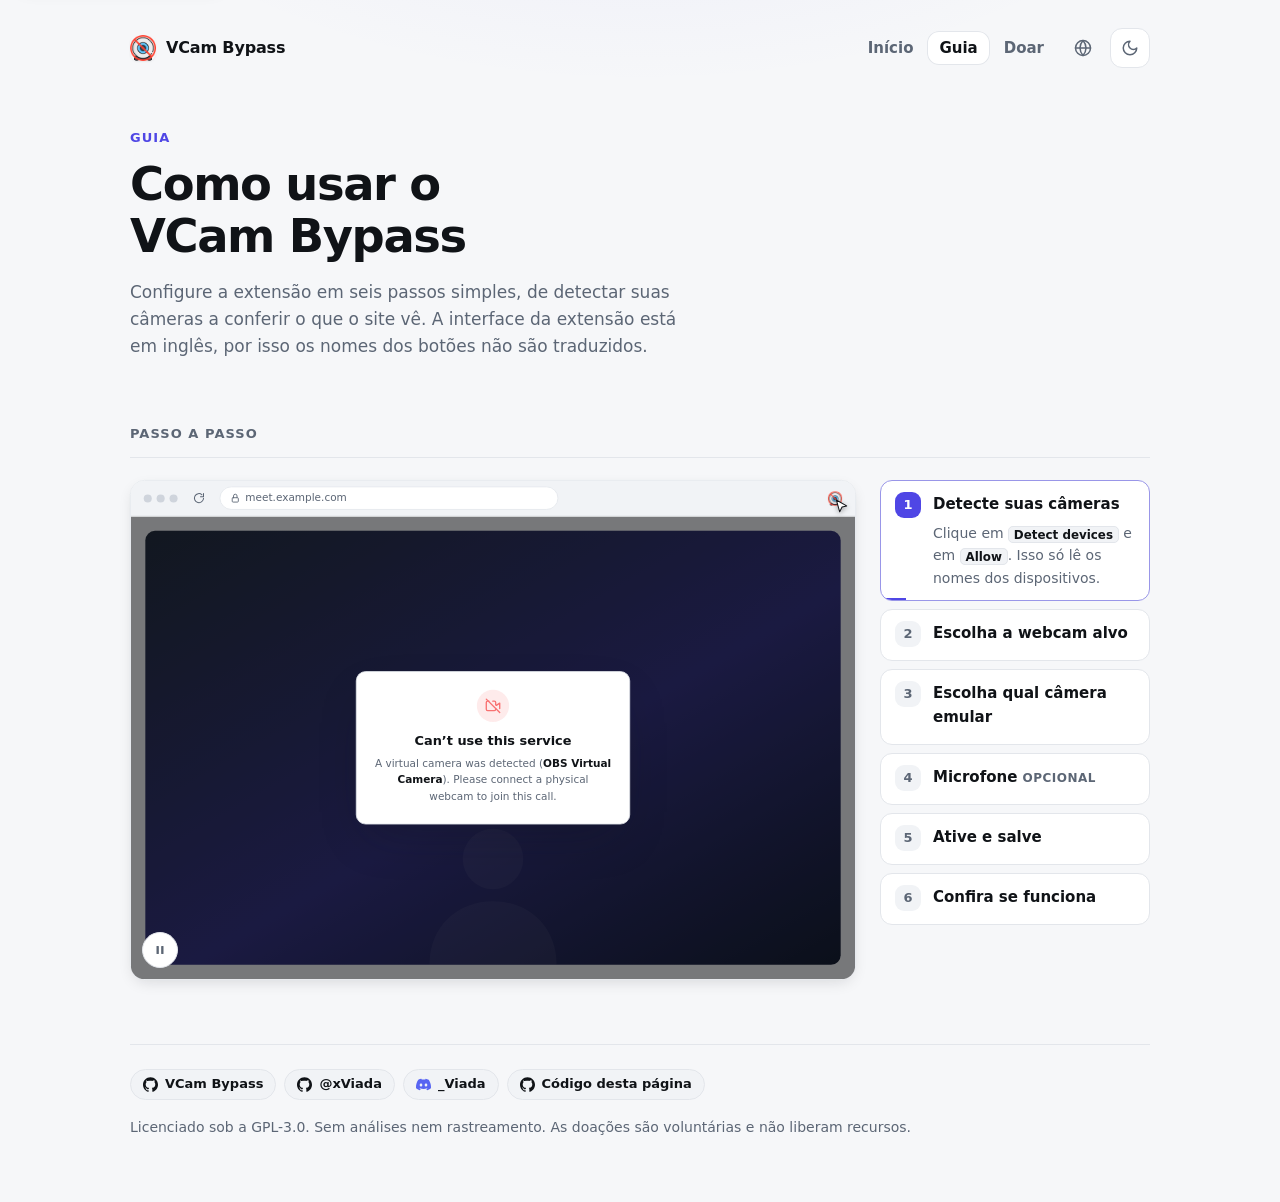
<file: pt/guide/index.html>
<!DOCTYPE html>
<html lang="pt-BR">
<head>
  <meta charset="utf-8">
  <meta name="viewport" content="width=device-width, initial-scale=1">
  <title>Como usar o VCam Bypass</title>
  <meta name="description" content="Como fazer uma câmera virtual parecer uma webcam real com o VCam Bypass.">
  <meta name="color-scheme" content="light dark">
  <meta name="theme-color" content="#ffffff" media="(prefers-color-scheme: light)">
  <meta name="theme-color" content="#0b0d10" media="(prefers-color-scheme: dark)">

  <meta property="og:type" content="website">
  <meta property="og:locale" content="pt_BR">
  <meta property="og:title" content="Como usar o VCam Bypass">
  <meta property="og:description" content="Como fazer uma câmera virtual parecer uma webcam real com o VCam Bypass.">
  <link rel="canonical" href="https://xviada.github.io/VCam-Bypass/pt/guide/">
  <link rel="alternate" hreflang="en" href="https://xviada.github.io/VCam-Bypass/guide/">
  <link rel="alternate" hreflang="es" href="https://xviada.github.io/VCam-Bypass/es/guide/">
  <link rel="alternate" hreflang="pt-BR" href="https://xviada.github.io/VCam-Bypass/pt/guide/">
  <link rel="alternate" hreflang="x-default" href="https://xviada.github.io/VCam-Bypass/guide/">
  <meta property="og:url" content="https://xviada.github.io/VCam-Bypass/pt/guide/">
  <meta property="og:image" content="https://xviada.github.io/VCam-Bypass/assets/og-image.png">
  <meta name="twitter:card" content="summary_large_image">
  <meta name="twitter:image" content="https://xviada.github.io/VCam-Bypass/assets/og-image.png">

  <link rel="icon" href="../../assets/favicon.png" type="image/png">
  <link rel="stylesheet" href="../../assets/css/styles.css">
  <link rel="stylesheet" href="../../assets/css/guide.css">

  <script>
    (function () {
      try {
        var saved = localStorage.getItem('funding-theme');
        if (saved === 'dark' || saved === 'light') {
          document.documentElement.setAttribute('data-theme', saved);
        }
      } catch (e) {}
    })();
  </script>
</head>
<body>
  <a class="skip-link" href="#main">Pular para o conteúdo</a>

  <div class="page">
    <header class="topbar">
      <a class="brand" href="../">
        <img class="brand-mark" src="../../assets/favicon.png" alt="" width="26" height="26">
        <span class="brand-text">VCam Bypass</span>
      </a>
      <div class="topbar-actions">
        <nav class="nav" aria-label="Principal">
          <a href="../">Início</a>
          <a href="./" aria-current="page">Guia</a>
          <a href="../donate/">Doar</a>
        </nav>
        <details class="lang"><summary aria-label="Idioma"><svg xmlns="http://www.w3.org/2000/svg" viewBox="0 0 24 24" fill="none" stroke="currentColor" stroke-width="2" stroke-linecap="round" stroke-linejoin="round" aria-hidden="true" focusable="false"><circle cx="12" cy="12" r="10"/><path d="M2 12h20"/><path d="M12 2a15.3 15.3 0 0 1 4 10 15.3 15.3 0 0 1-4 10 15.3 15.3 0 0 1-4-10 15.3 15.3 0 0 1 4-10z"/></svg></summary><div class="lang-menu"><a href="../../guide/" hreflang="en" lang="en">English</a><a href="../../es/guide/" hreflang="es" lang="es">Español</a><a href="./" hreflang="pt-BR" lang="pt-BR" aria-current="true">Português</a></div></details>
        <button type="button" class="icon-button" id="theme-toggle" aria-label="Alternar tema" hidden>
          <span class="icon" id="theme-icon" aria-hidden="true"></span>
        </button>
      </div>
    </header>

    <main id="main">
      <section class="hero">
        <p class="eyebrow">Guia</p>
        <h1 class="hero-title">Como usar o VCam Bypass</h1>
        <p class="hero-lede">
          Configure a extensão em seis passos simples, de detectar suas câmeras a conferir o que o site vê. A interface da extensão está em inglês, por isso os nomes dos botões não são traduzidos.
        </p>
      </section>

      <section class="section" aria-labelledby="guide-title">
        <h2 class="section-title" id="guide-title">Passo a passo</h2>

        <div class="gd" id="gd" data-scene="site" data-site="idle">
          <div class="gd-main">
          <div class="gd-viewport">
            <div class="gd-stage" role="img" aria-label="Animação dos seis passos de configuração. No popup do VCam Bypass, o usuário clica em Detect devices e permite o acesso à câmera, escolhe a câmera virtual como webcam alvo, seleciona um modelo de webcam para emular, opcionalmente mascara um microfone, ativa a extensão, oculta os outros dispositivos e salva; depois abre a página de teste, que confirma que o site vê a webcam e o microfone emulados. De volta ao site, que havia bloqueado a câmera virtual, recarregar faz o aviso desaparecer.">
              <div class="gd-bar">
                <span class="gd-dots" aria-hidden="true"><i></i><i></i><i></i></span>
                <span class="gd-reload" data-t="reload">
                  <svg xmlns="http://www.w3.org/2000/svg" viewBox="0 0 24 24" fill="none" stroke="currentColor" stroke-width="2" stroke-linecap="round" stroke-linejoin="round" focusable="false"><path d="M21 12a9 9 0 1 1-3-6.7"/><path d="M21 3v6h-6"/></svg>
                </span>
                <span class="gd-address">
                  <svg class="gd-address-lock" xmlns="http://www.w3.org/2000/svg" viewBox="0 0 24 24" fill="none" stroke="currentColor" stroke-width="2" stroke-linecap="round" stroke-linejoin="round" focusable="false"><rect x="5" y="11" width="14" height="10" rx="2"/><path d="M8 11V7a4 4 0 0 1 8 0v4"/></svg>
                  <svg class="gd-address-ext" xmlns="http://www.w3.org/2000/svg" viewBox="0 0 24 24" fill="none" stroke="currentColor" stroke-width="2" stroke-linecap="round" stroke-linejoin="round" focusable="false"><circle cx="12" cy="12" r="9"/><path d="M12 11v5M12 8h.01"/></svg>
                  <span class="gd-address-text">meet.example.com</span>
                </span>
                <span class="gd-ext" data-t="ext">
                  <img src="../../assets/favicon.png" alt="" width="18" height="18">
                </span>
              </div>

              <div class="gd-view">
                <!-- Any site: shows what the page sees before and after the mask. -->
                <div class="gd-layer gd-site">
                  <div class="gd-call">
                    <svg class="gd-person" viewBox="0 0 160 120" aria-hidden="true" focusable="false"><circle cx="80" cy="50" r="20"/><path d="M38 120c0-26 19-42 42-42s42 16 42 42z"/></svg>
                    <span class="gd-live"><i></i>Live</span>
                    <span class="gd-cam-chip">HD Pro Webcam C920</span>
                  </div>
                  <div class="gd-block">
                    <div class="gd-block-card">
                      <span class="gd-block-icon">
                        <svg xmlns="http://www.w3.org/2000/svg" viewBox="0 0 24 24" fill="none" stroke="currentColor" stroke-width="2" stroke-linecap="round" stroke-linejoin="round" focusable="false"><path d="M16 16v1a2 2 0 0 1-2 2H4a2 2 0 0 1-2-2V7a2 2 0 0 1 2-2h2m5.66 0H14a2 2 0 0 1 2 2v3.34l1 1L22 8v8"/><path d="m2 2 20 20"/></svg>
                      </span>
                      <h4 class="gd-block-title">Can’t use this service</h4>
                      <p>A virtual camera was detected (<strong>OBS Virtual Camera</strong>). Please connect a physical webcam to join this call.</p>
                    </div>
                  </div>
                </div>

                <!-- request.html -->
                <div class="gd-layer gd-ext-page xr">
                  <div class="xr-card">
                    <h4 class="xr-title">Detect devices</h4>
                    <p>When Chrome asks, click <strong>Allow</strong> to grant camera and microphone access. This is only used to read the names of your devices so you can choose which ones to mask. Nothing is recorded or sent anywhere.</p>
                    <div class="xr-status">
                      <span class="xr-wait">Requesting permission...</span>
                      <span class="xr-done">Permission granted. Detected devices:</span>
                    </div>
                    <div class="xr-list">
                      <p>Cameras:</p>
                      <ul><li>Integrated Camera</li><li>OBS Virtual Camera</li></ul>
                      <p>Microphones:</p>
                      <ul><li>Microphone (Realtek Audio)</li><li>CABLE Output (VB-Audio Virtual Cable)</li></ul>
                      <p>You can now close this tab and pick devices in the popup.</p>
                    </div>
                    <span class="xr-retry">Retry</span>
                  </div>
                </div>

                <!-- test.html -->
                <div class="gd-layer gd-ext-page xt">
                  <div class="xt-scroll">
                    <div class="xt-hero">
                      <img src="../../assets/favicon.png" alt="" width="44" height="44">
                      <div>
                        <h4 class="xt-h1">Test the mask</h4>
                        <p>This page shows exactly what a website sees when it opens your camera and microphone.</p>
                      </div>
                    </div>

                    <div class="xt-label" data-t="cam">
                      <svg xmlns="http://www.w3.org/2000/svg" width="14" height="14" viewBox="0 0 24 24" fill="none" stroke="currentColor" stroke-width="2" stroke-linecap="round" stroke-linejoin="round"><path d="m22 8-6 4 6 4V8Z"/><rect width="14" height="12" x="2" y="6" rx="2" ry="2"/></svg>
                      Camera
                    </div>
                    <div class="xt-card">
                      <div class="xt-verdict pending" data-v="cam">
                        <span class="xt-dot"></span>
                        <span class="xt-vbody"><span class="xt-vtitle"></span><span class="xt-vtext"></span></span>
                      </div>
                      <div class="xt-controls">
                        <span class="xt-clabel">Camera</span>
                        <span class="xt-select">HD Pro Webcam C920 (046d:082d)</span>
                        <span class="xt-btn">Refresh devices</span>
                      </div>
                      <p class="xt-hint">Pick the camera you masked (it appears with the fake name) and the values below update on the spot.</p>
                    </div>
                    <div class="xt-grid" data-t="camreport">
                      <div class="xt-card">
                        <p class="xt-ctitle">Live preview</p>
                        <div class="xt-video">
                          <svg viewBox="0 0 160 120" aria-hidden="true" focusable="false"><circle cx="80" cy="50" r="20"/><path d="M38 120c0-26 19-42 42-42s42 16 42 42z"/></svg>
                        </div>
                      </div>
                      <div class="xt-card">
                        <p class="xt-ctitle">What the site sees (camera)</p>
                        <p class="xt-empty">Run the test to see the reported identity, settings and capabilities.</p>
                        <div class="xt-rows">
                          <div class="xt-kv"><span class="k">label</span><span class="v">HD Pro Webcam C920 (046d:082d)</span></div>
                          <div class="xt-kv"><span class="k">deviceId</span><span class="v">e41b7c09…5d2a8f</span></div>
                          <div class="xt-kv"><span class="k">groupId</span><span class="v">a27f03d1…c96e14</span></div>
                          <div class="xt-kv"><span class="k">resolution</span><span class="v">1920 × 1080 @ 30 fps</span></div>
                          <div class="xt-kv"><span class="k">facingMode</span><span class="v">(none)</span></div>
                          <div class="xt-kv"><span class="k">image controls</span><span class="v good">10 exposed</span></div>
                          <div class="xt-kv"><span class="k">⤷ which</span><span class="v muted">brightness, contrast, saturation, sharpness, colorTemperature, exposureTime, exposureMode, whiteBalanceMode, focusMode, focusDistance</span></div>
                        </div>
                      </div>
                    </div>

                    <div class="xt-label" data-t="mic">
                      <svg xmlns="http://www.w3.org/2000/svg" width="14" height="14" viewBox="0 0 24 24" fill="none" stroke="currentColor" stroke-width="2" stroke-linecap="round" stroke-linejoin="round"><path d="M12 2a3 3 0 0 0-3 3v7a3 3 0 0 0 6 0V5a3 3 0 0 0-3-3Z"/><path d="M19 10v2a7 7 0 0 1-14 0v-2"/><line x1="12" x2="12" y1="19" y2="22"/></svg>
                      Microphone
                    </div>
                    <div class="xt-card">
                      <div class="xt-verdict pending" data-v="mic">
                        <span class="xt-dot"></span>
                        <span class="xt-vbody"><span class="xt-vtitle"></span><span class="xt-vtext"></span></span>
                      </div>
                      <div class="xt-controls">
                        <span class="xt-clabel">Microphone</span>
                        <span class="xt-select">Microphone (HD Pro Webcam C920) (046d:082d)</span>
                      </div>
                      <p class="xt-hint">Pick the microphone you masked (it appears with the fake name). If mic mask is off, this shows your real mic identity.</p>
                    </div>
                    <div class="xt-grid">
                      <div class="xt-card">
                        <p class="xt-ctitle">Audio input</p>
                        <div class="xt-meter">
                          <svg viewBox="0 0 400 100" preserveAspectRatio="none" aria-hidden="true" focusable="false">
                            <defs>
                              <linearGradient id="gd-wave-grad" x1="0" x2="1" y1="0" y2="0">
                                <stop offset="0" stop-color="rgba(91,140,255,0.6)"/>
                                <stop offset="0.5" stop-color="rgba(138,108,255,0.8)"/>
                                <stop offset="1" stop-color="rgba(74,222,128,0.6)"/>
                              </linearGradient>
                            </defs>
                            <g class="xt-wave"><path class="xt-wave-path" fill="none" stroke="url(#gd-wave-grad)" stroke-width="2" stroke-linecap="round" stroke-linejoin="round" vector-effect="non-scaling-stroke"/></g>
                          </svg>
                          <div class="xt-meter-over"><span class="xt-meter-hint">Speak or make a sound</span><span class="xt-meter-level">—</span></div>
                        </div>
                      </div>
                      <div class="xt-card">
                        <p class="xt-ctitle">What the site sees (microphone)</p>
                        <p class="xt-empty">Run the test to see the reported identity and settings.</p>
                        <div class="xt-rows">
                          <div class="xt-kv"><span class="k">label</span><span class="v">Microphone (HD Pro Webcam C920) (046d:082d)</span></div>
                          <div class="xt-kv"><span class="k">deviceId</span><span class="v">7c20e5b8…19f3a0</span></div>
                          <div class="xt-kv"><span class="k">groupId</span><span class="v">a27f03d1…c96e14</span></div>
                          <div class="xt-kv"><span class="k">sampleRate</span><span class="v">48000 Hz</span></div>
                          <div class="xt-kv"><span class="k">channels</span><span class="v">1</span></div>
                          <div class="xt-kv"><span class="k">processing</span><span class="v muted">echo cancel, noise suppress, auto gain</span></div>
                        </div>
                      </div>
                    </div>
                  </div>
                </div>

                <!-- Chrome's permission prompt -->
                <div class="gd-perm">
                  <p class="gd-perm-title">This extension wants to</p>
                  <ul>
                    <li><svg xmlns="http://www.w3.org/2000/svg" viewBox="0 0 24 24" fill="none" stroke="currentColor" stroke-width="2" stroke-linecap="round" stroke-linejoin="round"><path d="m22 8-6 4 6 4V8Z"/><rect width="14" height="12" x="2" y="6" rx="2" ry="2"/></svg>Use your cameras</li>
                    <li><svg xmlns="http://www.w3.org/2000/svg" viewBox="0 0 24 24" fill="none" stroke="currentColor" stroke-width="2" stroke-linecap="round" stroke-linejoin="round"><path d="M12 2a3 3 0 0 0-3 3v7a3 3 0 0 0 6 0V5a3 3 0 0 0-3-3Z"/><path d="M19 10v2a7 7 0 0 1-14 0v-2"/><line x1="12" x2="12" y1="19" y2="22"/></svg>Use your microphones</li>
                  </ul>
                  <div class="gd-perm-actions">
                    <span class="gd-perm-allow" data-t="allow">Allow</span>
                    <span class="gd-perm-deny">Don’t allow</span>
                  </div>
                </div>

                <!-- popup.html -->
                <div class="gd-popup gp">
                  <div class="gp-header">
                    <img src="../../assets/favicon.png" alt="" width="30" height="30">
                    <div class="gp-header-text">
                      <div class="gp-h1">VCam Bypass</div>
                      <p>Rewrites the device info exposed</p>
                    </div>
                    <div class="gp-header-actions">
                      <span class="gp-icon">
                        <svg xmlns="http://www.w3.org/2000/svg" width="14" height="14" viewBox="0 0 24 24" fill="none" stroke="currentColor" stroke-width="2" stroke-linecap="round" stroke-linejoin="round"><path d="M19 14c1.49-1.46 3-3.21 3-5.5A5.5 5.5 0 0 0 16.5 3c-1.76 0-3 .5-4.5 2-1.5-1.5-2.74-2-4.5-2A5.5 5.5 0 0 0 2 8.5c0 2.3 1.5 4.05 3 5.5l7 7Z"/></svg>
                      </span>
                      <span class="gp-icon" data-t="eye">
                        <svg xmlns="http://www.w3.org/2000/svg" width="14" height="14" viewBox="0 0 24 24" fill="none" stroke="currentColor" stroke-width="2" stroke-linecap="round" stroke-linejoin="round"><path d="M2 12s3.6-7 10-7 10 7 10 7-3.6 7-10 7-10-7-10-7Z"/><circle cx="12" cy="12" r="3"/></svg>
                      </span>
                      <span class="gp-switch" data-t="switch"><span class="gp-slider"></span></span>
                    </div>
                  </div>

                  <div class="gp-card">
                    <div class="gp-card-title">
                      <svg xmlns="http://www.w3.org/2000/svg" width="13" height="13" viewBox="0 0 24 24" fill="none" stroke="currentColor" stroke-width="2" stroke-linecap="round" stroke-linejoin="round"><path d="m22 8-6 4 6 4V8Z"/><rect width="14" height="12" x="2" y="6" rx="2" ry="2"/></svg>
                      Camera
                    </div>
                    <div class="gp-row">
                      <div class="gp-label">Target webcam</div>
                      <div class="gp-select" data-t="target"><span class="gp-value"></span></div>
                      <ul class="gp-menu" data-menu="target">
                        <li>Select a webcam</li>
                        <li>Integrated Camera</li>
                        <li data-t="target-pick">OBS Virtual Camera</li>
                      </ul>
                      <span class="gp-detect" data-t="detect">Detect devices (grant permission)</span>
                    </div>
                    <div class="gp-row">
                      <div class="gp-row-head">
                        <div class="gp-label">Emulated model (capabilities)</div>
                        <span class="gp-id-btn" data-t="newid"><span class="gp-dice">&#127922;</span><span>New identity</span></span>
                      </div>
                      <div class="gp-select" data-t="model"><span class="gp-value"></span></div>
                      <ul class="gp-menu" data-menu="model">
                        <li>Generic webcam</li>
                        <li data-t="model-pick">Logitech C920 (1080p)</li>
                        <li>Logitech C922 Pro (1080p/720p60)</li>
                        <li>Logitech BRIO (4K)</li>
                        <li>Microsoft LifeCam HD-3000 (720p)</li>
                        <li>Integrated laptop webcam (720p)</li>
                      </ul>
                      <span class="gp-advanced"><span>&#9656;</span> Advanced capabilities</span>
                    </div>
                  </div>

                  <div class="gp-card">
                    <div class="gp-card-title">
                      <svg xmlns="http://www.w3.org/2000/svg" width="13" height="13" viewBox="0 0 24 24" fill="none" stroke="currentColor" stroke-width="2" stroke-linecap="round" stroke-linejoin="round"><path d="M12 2a3 3 0 0 0-3 3v7a3 3 0 0 0 6 0V5a3 3 0 0 0-3-3Z"/><path d="M19 10v2a7 7 0 0 1-14 0v-2"/><line x1="12" x2="12" y1="19" y2="22"/></svg>
                      Microphone
                    </div>
                    <div class="gp-row">
                      <div class="gp-mic-grid">
                        <div class="gp-mic-mode">
                          <div class="gp-label">Mic mask</div>
                          <div class="gp-select" data-t="micmode"><span class="gp-value"></span></div>
                          <ul class="gp-menu" data-menu="micmode">
                            <li>Off</li>
                            <li data-t="micmode-pick">Auto</li>
                            <li>Custom</li>
                          </ul>
                        </div>
                        <div class="gp-mic-target">
                          <div class="gp-label">Target microphone</div>
                          <div class="gp-select" data-t="micsel"><span class="gp-value"></span></div>
                          <ul class="gp-menu gp-menu-wide" data-menu="micsel">
                            <li>Select a microphone</li>
                            <li data-t="micsel-pick">Microphone (Realtek Audio)</li>
                            <li>CABLE Output (VB-Audio Virtual Cable)</li>
                          </ul>
                        </div>
                      </div>
                      <p class="gp-hint"></p>
                    </div>
                  </div>

                  <div class="gp-tools">
                    <span class="gp-tool" data-t="test">
                      <svg xmlns="http://www.w3.org/2000/svg" width="13" height="13" viewBox="0 0 24 24" fill="none" stroke="currentColor" stroke-width="2" stroke-linecap="round" stroke-linejoin="round"><path d="M9 12l2 2 4-4"/><path d="M12 3a9 9 0 1 0 9 9"/><path d="M21 3v6h-6"/></svg>
                      Test it
                    </span>
                    <span class="gp-tool">
                      <svg xmlns="http://www.w3.org/2000/svg" width="13" height="13" viewBox="0 0 24 24" fill="none" stroke="currentColor" stroke-width="2" stroke-linecap="round" stroke-linejoin="round"><path d="M2 3h6a4 4 0 0 1 4 4v14a3 3 0 0 0-3-3H2z"/><path d="M22 3h-6a4 4 0 0 0-4 4v14a3 3 0 0 1 3-3h7z"/></svg>
                      How to use
                    </span>
                  </div>

                  <div class="gp-actions"><span class="gp-save" data-t="save">Save changes</span></div>
                  <div class="gp-status">Saved. Reload the page to apply.</div>

                  <p class="gp-gh">
                    <svg xmlns="http://www.w3.org/2000/svg" width="12" height="12" viewBox="0 0 24 24" fill="currentColor"><path d="M12 0C5.37 0 0 5.37 0 12c0 5.3 3.438 9.8 8.205 11.385.6.113.82-.258.82-.577 0-.285-.01-1.04-.015-2.04-3.338.724-4.042-1.61-4.042-1.61-.546-1.385-1.335-1.755-1.335-1.755-1.087-.744.084-.729.084-.729 1.205.084 1.838 1.236 1.838 1.236 1.07 1.835 2.809 1.305 3.495.998.108-.776.417-1.305.76-1.605-2.665-.3-5.466-1.332-5.466-5.93 0-1.31.465-2.38 1.235-3.22-.135-.303-.54-1.523.105-3.176 0 0 1.005-.322 3.3 1.23.96-.267 1.98-.399 3-.405 1.02.006 2.04.138 3 .405 2.28-1.552 3.285-1.23 3.285-1.23.645 1.653.24 2.873.12 3.176.765.84 1.23 1.91 1.23 3.22 0 4.61-2.805 5.625-5.475 5.92.42.36.81 1.096.81 2.22 0 1.606-.015 2.896-.015 3.286 0 .315.21.69.825.57C20.565 21.795 24 17.295 24 12c0-6.63-5.37-12-12-12z"/></svg>
                    VCam Bypass by xViada · © 2026 · GPL-3.0
                  </p>
                </div>
              </div>

              <span class="gd-cursor" aria-hidden="true"><svg viewBox="0 0 24 24" focusable="false"><path d="M5 3l14 8-6.2 1.6L9.6 19z"/></svg></span>
            </div>
            <button type="button" class="icon-button gd-pause" id="gd-pause" aria-label="Pausar animação" aria-pressed="false" hidden>
              <svg class="icon-pause" xmlns="http://www.w3.org/2000/svg" viewBox="0 0 24 24" fill="currentColor" aria-hidden="true" focusable="false"><rect x="6" y="5" width="4" height="14" rx="1"/><rect x="14" y="5" width="4" height="14" rx="1"/></svg>
              <svg class="icon-play" xmlns="http://www.w3.org/2000/svg" viewBox="0 0 24 24" fill="currentColor" aria-hidden="true" focusable="false"><path d="M8 5.5v13a1 1 0 0 0 1.5.86l10.5-6.5a1 1 0 0 0 0-1.72L9.5 4.64A1 1 0 0 0 8 5.5z"/></svg>
            </button>
          </div>
          </div>

          <div class="gd-controls">
            <div class="gd-caption" aria-live="polite">
              <span class="gd-step-num gd-caption-num">1</span>
              <div class="gd-step-body">
                <span class="gd-step-title gd-caption-title"></span>
                <span class="gd-step-text gd-caption-text"></span>
              </div>
            </div>
            <ol class="gd-steps">
              <li>
                <button type="button" class="gd-step" data-step="1">
                  <span class="gd-step-num">1</span>
                  <span class="gd-step-body">
                    <span class="gd-step-title">Detecte suas câmeras</span>
                    <span class="gd-step-text">Clique em <span class="pill">Detect devices</span> e em <span class="pill">Allow</span>. Isso só lê os nomes dos dispositivos.</span>
                  </span>
                </button>
              </li>
              <li>
                <button type="button" class="gd-step" data-step="2">
                  <span class="gd-step-num">2</span>
                  <span class="gd-step-body">
                    <span class="gd-step-title">Escolha a webcam alvo</span>
                    <span class="gd-step-text">Abra <span class="pill">Target webcam</span> e escolha sua câmera virtual. É obrigatório escolher um alvo.</span>
                  </span>
                </button>
              </li>
              <li>
                <button type="button" class="gd-step" data-step="3">
                  <span class="gd-step-num">3</span>
                  <span class="gd-step-body">
                    <span class="gd-step-title">Escolha qual câmera emular</span>
                    <span class="gd-step-text">Escolha um modelo real em <span class="pill">Emulated model</span> ou clique em <span class="pill">New identity</span>.</span>
                  </span>
                </button>
              </li>
              <li>
                <button type="button" class="gd-step" data-step="4">
                  <span class="gd-step-num">4</span>
                  <span class="gd-step-body">
                    <span class="gd-step-title">Microfone <span class="guide-optional">opcional</span></span>
                    <span class="gd-step-text">Escolha o microfone a mascarar. <span class="pill">Auto</span> o faz passar pelo microfone embutido da câmera emulada, <span class="pill">Custom</span> dá a ele um nome e IDs próprios e <span class="pill">Off</span> deixa os microfones como estão.</span>
                  </span>
                </button>
              </li>
              <li>
                <button type="button" class="gd-step" data-step="5">
                  <span class="gd-step-num">5</span>
                  <span class="gd-step-body">
                    <span class="gd-step-title">Ative e salve</span>
                    <span class="gd-step-text">Ligue o interruptor <span class="pill">on</span> e clique em <span class="pill">Save changes</span>. O botão de olho oculta suas outras câmeras e microfones dos sites, que só verão os emulados.</span>
                  </span>
                </button>
              </li>
              <li>
                <button type="button" class="gd-step" data-step="6">
                  <span class="gd-step-num">6</span>
                  <span class="gd-step-body">
                    <span class="gd-step-title">Confira se funciona</span>
                    <span class="gd-step-text">Abra <span class="pill">Test it</span> pelo popup para confirmar que o site vê a webcam emulada. Recarregue a página para aplicar as mudanças.</span>
                  </span>
                </button>
              </li>
            </ol>
          </div>
        </div>
      </section>
    </main>

    <footer class="footer">
      <div class="chip-row" id="footer-links"><a class="chip chip-github" href="https://github.com/xViada/VCam-Bypass" target="_blank" rel="noopener noreferrer"><span class="icon" aria-hidden="true"><svg xmlns="http://www.w3.org/2000/svg" viewBox="0 0 24 24" fill="currentColor" aria-hidden="true" focusable="false"><path d="M12 .297c-6.63 0-12 5.373-12 12 0 5.303 3.438 9.8 8.205 11.385.6.113.82-.258.82-.577 0-.285-.01-1.04-.015-2.04-3.338.724-4.042-1.61-4.042-1.61C4.422 18.07 3.633 17.7 3.633 17.7c-1.087-.744.084-.729.084-.729 1.205.084 1.838 1.236 1.838 1.236 1.07 1.835 2.809 1.305 3.495.998.108-.776.417-1.305.76-1.605-2.665-.3-5.466-1.332-5.466-5.93 0-1.31.465-2.38 1.235-3.22-.135-.303-.54-1.523.105-3.176 0 0 1.005-.322 3.3 1.23.96-.267 1.98-.399 3-.405 1.02.006 2.04.138 3 .405 2.28-1.552 3.285-1.23 3.285-1.23.645 1.653.24 2.873.12 3.176.765.84 1.23 1.91 1.23 3.22 0 4.61-2.805 5.625-5.475 5.92.42.36.81 1.096.81 2.22 0 1.606-.015 2.896-.015 3.286 0 .315.21.69.825.57C20.565 22.092 24 17.592 24 12.297c0-6.627-5.373-12-12-12"></path></svg></span><span>VCam Bypass</span></a><a class="chip chip-github" href="https://github.com/xViada" target="_blank" rel="noopener noreferrer"><span class="icon" aria-hidden="true"><svg xmlns="http://www.w3.org/2000/svg" viewBox="0 0 24 24" fill="currentColor" aria-hidden="true" focusable="false"><path d="M12 .297c-6.63 0-12 5.373-12 12 0 5.303 3.438 9.8 8.205 11.385.6.113.82-.258.82-.577 0-.285-.01-1.04-.015-2.04-3.338.724-4.042-1.61-4.042-1.61C4.422 18.07 3.633 17.7 3.633 17.7c-1.087-.744.084-.729.084-.729 1.205.084 1.838 1.236 1.838 1.236 1.07 1.835 2.809 1.305 3.495.998.108-.776.417-1.305.76-1.605-2.665-.3-5.466-1.332-5.466-5.93 0-1.31.465-2.38 1.235-3.22-.135-.303-.54-1.523.105-3.176 0 0 1.005-.322 3.3 1.23.96-.267 1.98-.399 3-.405 1.02.006 2.04.138 3 .405 2.28-1.552 3.285-1.23 3.285-1.23.645 1.653.24 2.873.12 3.176.765.84 1.23 1.91 1.23 3.22 0 4.61-2.805 5.625-5.475 5.92.42.36.81 1.096.81 2.22 0 1.606-.015 2.896-.015 3.286 0 .315.21.69.825.57C20.565 22.092 24 17.592 24 12.297c0-6.627-5.373-12-12-12"></path></svg></span><span>@xViada</span></a><a class="chip chip-discord" href="https://discordapp.com/users/675421408612057089" target="_blank" rel="noopener noreferrer"><span class="icon" aria-hidden="true"><svg xmlns="http://www.w3.org/2000/svg" viewBox="0 0 24 24" fill="currentColor" aria-hidden="true" focusable="false"><path d="M20.317 4.3698a19.7913 19.7913 0 0 0-4.8851-1.5152.0741.0741 0 0 0-.0785.0371c-.211.3753-.4447.8648-.6083 1.2495-1.8447-.2762-3.68-.2762-5.4868 0-.1636-.3933-.4058-.8742-.6177-1.2495a.077.077 0 0 0-.0785-.037 19.7363 19.7363 0 0 0-4.8852 1.515.0699.0699 0 0 0-.0321.0277C.5334 9.0458-.319 13.5799.0992 18.0578a.0824.0824 0 0 0 .0312.0561c2.0528 1.5076 4.0413 2.4228 5.9929 3.0294a.0777.0777 0 0 0 .0842-.0276c.4616-.6304.8731-1.2952 1.226-1.9942a.076.076 0 0 0-.0416-.1057c-.6528-.2476-1.2743-.5495-1.8722-.8923a.077.077 0 0 1-.0076-.1277c.1258-.0943.2517-.1923.3718-.2914a.0743.0743 0 0 1 .0776-.0105c3.9278 1.7933 8.18 1.7933 12.0614 0a.0739.0739 0 0 1 .0785.0095c.1202.099.246.1981.3728.2924a.077.077 0 0 1-.0066.1276 12.2986 12.2986 0 0 1-1.873.8914.0766.0766 0 0 0-.0407.1067c.3604.698.7719 1.3628 1.225 1.9932a.076.076 0 0 0 .0842.0286c1.961-.6067 3.9495-1.5219 6.0023-3.0294a.077.077 0 0 0 .0313-.0552c.5004-5.177-.8382-9.6739-3.5485-13.6604a.061.061 0 0 0-.0312-.0286zM8.02 15.3312c-1.1825 0-2.1569-1.0857-2.1569-2.419 0-1.3332.9555-2.4189 2.157-2.4189 1.2108 0 2.1757 1.0952 2.1568 2.419 0 1.3332-.9555 2.4189-2.1569 2.4189zm7.9748 0c-1.1825 0-2.1569-1.0857-2.1569-2.419 0-1.3332.9554-2.4189 2.1569-2.4189 1.2108 0 2.1757 1.0952 2.1568 2.419 0 1.3332-.946 2.4189-2.1568 2.4189Z"></path></svg></span><span>_Viada</span></a><a class="chip chip-github" href="https://github.com/xViada/VCam-Bypass/tree/gh-pages" target="_blank" rel="noopener noreferrer"><span class="icon" aria-hidden="true"><svg xmlns="http://www.w3.org/2000/svg" viewBox="0 0 24 24" fill="currentColor" aria-hidden="true" focusable="false"><path d="M12 .297c-6.63 0-12 5.373-12 12 0 5.303 3.438 9.8 8.205 11.385.6.113.82-.258.82-.577 0-.285-.01-1.04-.015-2.04-3.338.724-4.042-1.61-4.042-1.61C4.422 18.07 3.633 17.7 3.633 17.7c-1.087-.744.084-.729.084-.729 1.205.084 1.838 1.236 1.838 1.236 1.07 1.835 2.809 1.305 3.495.998.108-.776.417-1.305.76-1.605-2.665-.3-5.466-1.332-5.466-5.93 0-1.31.465-2.38 1.235-3.22-.135-.303-.54-1.523.105-3.176 0 0 1.005-.322 3.3 1.23.96-.267 1.98-.399 3-.405 1.02.006 2.04.138 3 .405 2.28-1.552 3.285-1.23 3.285-1.23.645 1.653.24 2.873.12 3.176.765.84 1.23 1.91 1.23 3.22 0 4.61-2.805 5.625-5.475 5.92.42.36.81 1.096.81 2.22 0 1.606-.015 2.896-.015 3.286 0 .315.21.69.825.57C20.565 22.092 24 17.592 24 12.297c0-6.627-5.373-12-12-12"></path></svg></span><span>Código desta página</span></a></div>
      <p id="footer-text">Licenciado sob a GPL-3.0. Sem análises nem rastreamento. As doações são voluntárias e não liberam recursos.</p>
    
    </footer>
  </div>

  <script src="../../assets/js/theme.js"></script>
  <script src="../../assets/js/guide.js"></script>
</body>
</html>
</file>
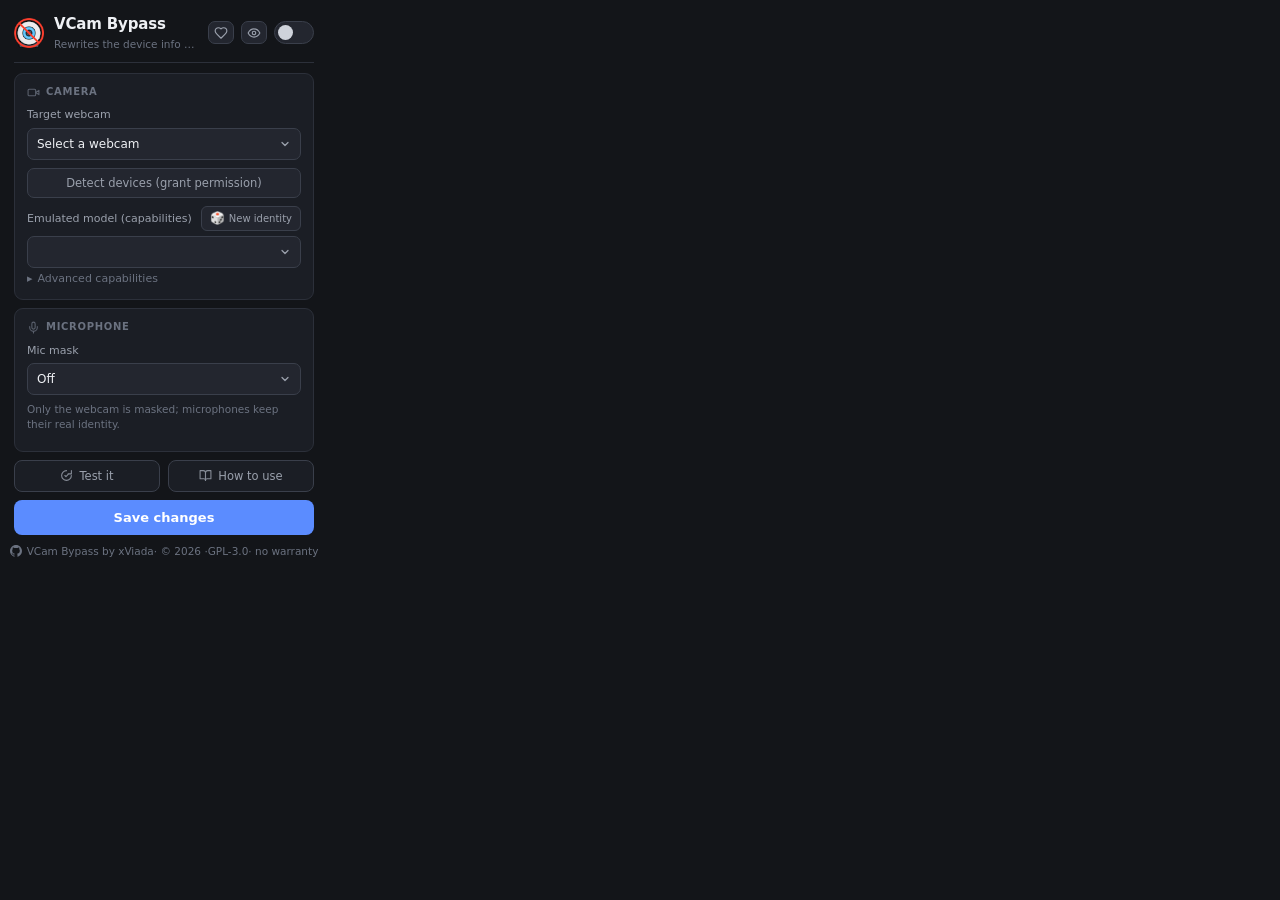
<file: popup.html>
<!--
  Copyright (C) 2026 xViada <https://github.com/xViada>
  Based on VCam Bypass by xViada — https://github.com/xViada/VCam-Bypass
  Licensed under the GNU GPL version 3. See LICENSE and ADDITIONAL-TERMS.md.
-->
<!DOCTYPE html>
<html lang="en">
  <head>
    <meta charset="UTF-8" />
    <meta name="viewport" content="width=device-width, initial-scale=1.0" />
    <title>VCam Bypass</title>
    <style>
      :root {
        color-scheme: dark;
        --bg: #131519;
        --surface: #1b1e25;
        --surface-2: #23262f;
        --border: #2c303a;
        --border-strong: #3a3f4b;
        --text: #eef0f4;
        --text-dim: #9aa0ac;
        --text-faint: #6b7280;
        --accent: #5b8cff;
        --accent-hover: #6f9bff;
        --ok: #4ade80;
        --err: #f87171;
        --radius: 9px;
      }

      * {
        box-sizing: border-box;
      }

      body {
        font-family: "Segoe UI", system-ui, -apple-system, sans-serif;
        width: 328px;
        margin: 0;
        padding: 14px;
        background: var(--bg);
        color: var(--text);
        font-size: 13px;
        line-height: 1.45;
      }

      /* ---------- Header ---------- */
      .header {
        display: flex;
        align-items: center;
        gap: 10px;
        padding-bottom: 10px;
        margin-bottom: 10px;
        border-bottom: 1px solid var(--border);
      }
      .header img {
        width: 30px;
        height: 30px;
        flex-shrink: 0;
        border-radius: 7px;
      }
      .header-text {
        flex: 1;
        min-width: 0;
      }
      .header-text h1 {
        font-size: 15px;
        font-weight: 600;
        margin: 0;
        letter-spacing: -0.01em;
      }
      .header-text p {
        font-size: 10.5px;
        color: var(--text-faint);
        margin: 1px 0 0;
        white-space: nowrap;
        overflow: hidden;
        text-overflow: ellipsis;
      }
      .header-update {
        display: none;
        align-items: center;
        gap: 5px;
        width: fit-content;
        max-width: 100%;
        margin: 2px 0 0;
        font-size: 10.5px;
        font-weight: 600;
        letter-spacing: 0.005em;
        color: var(--accent);
        text-decoration: none;
        white-space: nowrap;
        overflow: hidden;
        cursor: pointer;
        transition: color 0.15s;
      }
      .header-update svg {
        flex: 0 0 auto;
        animation: header-update-bob 2s ease-in-out infinite;
      }
      @keyframes header-update-bob {
        0%,
        100% {
          transform: translateY(0);
        }
        50% {
          transform: translateY(1.5px);
        }
      }
      .header-update span {
        overflow: hidden;
        text-overflow: ellipsis;
      }
      .header-update:hover {
        color: var(--accent-hover);
      }
      .header-update:hover span {
        text-decoration: underline;
      }
      body.update-available .header-text p {
        display: none;
      }
      body.update-available .header-update {
        display: flex;
      }

      .header-actions {
        display: flex;
        align-items: center;
        gap: 7px;
        flex: 0 0 auto;
      }

      /* ---------- Header icon buttons ---------- */
      .icon-toggle,
      .icon-link {
        display: inline-flex;
        align-items: center;
        justify-content: center;
        width: 26px;
        height: 23px;
        padding: 0;
        margin: 0;
        border: 1px solid var(--border-strong);
        border-radius: 7px;
        background: var(--surface-2);
        color: var(--text-dim);
        cursor: pointer;
        line-height: 0;
        flex: 0 0 auto;
        text-decoration: none;
        transition: background 0.15s, color 0.15s, border-color 0.15s, opacity 0.15s;
      }
      .icon-toggle svg,
      .icon-link svg {
        display: block;
      }
      .icon-toggle:hover {
        color: var(--text);
        border-color: var(--accent);
      }
      .icon-link {
        transition: background 0.15s, color 0.15s, border-color 0.15s, box-shadow 0.15s;
      }
      .icon-link svg {
        fill: none;
      }
      .icon-link:hover {
        color: #fff;
        border-color: #fb7185;
        background: #fb7185;
        box-shadow: 0 0 14px rgba(251, 113, 133, 0.75);
      }
      .icon-link:hover svg {
        fill: currentColor;
      }
      .icon-toggle .icon-on,
      .icon-toggle[aria-pressed="true"] .icon-off {
        display: none;
      }
      .icon-toggle[aria-pressed="true"] .icon-on {
        display: block;
      }
      .icon-toggle[aria-pressed="true"] {
        background: var(--accent);
        border-color: var(--accent);
        color: #fff;
      }
      /* Hiding only happens while the mask itself is on. */
      body:not(.mask-on) .icon-toggle[aria-pressed="true"] {
        opacity: 0.5;
      }

      /* ---------- Toggle switch ---------- */
      .switch {
        position: relative;
        display: inline-block;
        width: 40px;
        height: 23px;
        flex: 0 0 auto;
        margin: 0;
      }
      .switch input {
        opacity: 0;
        width: 0;
        height: 0;
      }
      .slider {
        position: absolute;
        inset: 0;
        cursor: pointer;
        background: var(--surface-2);
        border: 1px solid var(--border-strong);
        border-radius: 23px;
        transition: 0.2s;
      }
      .slider::before {
        content: "";
        position: absolute;
        height: 15px;
        width: 15px;
        left: 3px;
        top: 3px;
        background: #cfd3db;
        border-radius: 50%;
        transition: 0.2s;
      }
      .switch input:checked + .slider {
        background: var(--accent);
        border-color: var(--accent);
      }
      .switch input:checked + .slider::before {
        transform: translateX(17px);
        background: #fff;
      }

      /* Blocked-activation feedback: the thumb lunges toward "on", fails, the
         track flashes red and the whole switch shakes. */
      .switch.deny {
        animation: switch-deny-shake 0.55s ease both;
      }
      .switch.deny .slider {
        animation: switch-deny-track 0.55s ease both;
      }
      .switch.deny .slider::before {
        animation: switch-deny-thumb 0.55s ease both;
      }
      @keyframes switch-deny-thumb {
        0% {
          transform: translateX(0);
        }
        35% {
          transform: translateX(11px);
        }
        55% {
          transform: translateX(6px);
        }
        70% {
          transform: translateX(0);
        }
        100% {
          transform: translateX(0);
        }
      }
      @keyframes switch-deny-track {
        0%,
        100% {
          background: var(--surface-2);
          border-color: var(--border-strong);
        }
        35%,
        60% {
          background: rgba(248, 113, 113, 0.28);
          border-color: var(--err);
        }
      }
      @keyframes switch-deny-shake {
        0%,
        60%,
        100% {
          transform: translateX(0);
        }
        70% {
          transform: translateX(-3px);
        }
        82% {
          transform: translateX(3px);
        }
        92% {
          transform: translateX(-1.5px);
        }
      }

      /* ---------- Cards / sections ---------- */
      .card {
        background: var(--surface);
        border: 1px solid var(--border);
        border-radius: var(--radius);
        padding: 11px 12px;
        margin-bottom: 8px;
      }
      .card-title {
        display: flex;
        align-items: center;
        gap: 6px;
        font-size: 10px;
        font-weight: 700;
        letter-spacing: 0.07em;
        text-transform: uppercase;
        color: var(--text-faint);
        margin: 0 0 8px;
      }
      .card-title svg {
        flex-shrink: 0;
        opacity: 0.8;
      }

      .row {
        margin-bottom: 8px;
      }
      .row:last-child {
        margin-bottom: 0;
      }
      label {
        display: block;
        font-size: 11px;
        margin-bottom: 5px;
        color: var(--text-dim);
      }

      /* ---------- Inputs ---------- */
      input[type="text"],
      input[type="number"],
      select {
        width: 100%;
        padding: 8px 9px;
        border: 1px solid var(--border-strong);
        border-radius: 7px;
        background: var(--surface-2);
        color: var(--text);
        font-size: 12px;
        font-family: inherit;
        transition: border-color 0.15s, box-shadow 0.15s;
      }
      input[type="text"]::placeholder,
      input[type="number"]::placeholder {
        color: #5a606c;
      }
      input[type="text"]:focus,
      input[type="number"]:focus,
      select:focus {
        outline: none;
        border-color: var(--accent);
        box-shadow: 0 0 0 2px rgba(91, 140, 255, 0.18);
      }
      select {
        appearance: none;
        background-image: url("data:image/svg+xml,%3Csvg xmlns='http://www.w3.org/2000/svg' width='12' height='12' viewBox='0 0 24 24' fill='none' stroke='%239aa0ac' stroke-width='2.5' stroke-linecap='round' stroke-linejoin='round'%3E%3Cpolyline points='6 9 12 15 18 9'/%3E%3C/svg%3E");
        background-repeat: no-repeat;
        background-position: right 9px center;
        padding-right: 28px;
        cursor: pointer;
      }

      .detect {
        margin-top: 8px;
        width: 100%;
        padding: 7px;
        border: 1px solid var(--border-strong);
        border-radius: 7px;
        background: var(--surface-2);
        color: var(--text-dim);
        font-size: 11.5px;
        font-family: inherit;
        cursor: pointer;
        transition: background 0.15s, color 0.15s, border-color 0.15s;
      }
      .detect:hover {
        background: #2b2f39;
        color: var(--text);
        border-color: var(--accent);
      }

      /* ---------- Row head (label + new identity btn) ---------- */
      .row-head {
        display: flex;
        align-items: center;
        justify-content: space-between;
        gap: 8px;
        margin-bottom: 5px;
      }
      .row-head label {
        margin-bottom: 0;
      }
      .id-btn {
        flex: 0 0 auto;
        display: inline-flex;
        align-items: center;
        gap: 4px;
        padding: 3px 8px;
        border: 1px solid var(--border-strong);
        border-radius: 6px;
        background: var(--surface-2);
        color: var(--text-dim);
        font-size: 10px;
        font-family: inherit;
        line-height: 1.4;
        cursor: pointer;
        transition: background 0.15s, color 0.15s, border-color 0.15s;
      }
      .id-btn:hover {
        background: var(--accent);
        border-color: var(--accent);
        color: #fff;
      }
      .id-btn .dice {
        font-size: 12px;
      }

      /* ---------- Hint ---------- */
      .hint {
        font-size: 10.5px;
        color: var(--text-faint);
        margin: 7px 0 0;
        line-height: 1.4;
      }
      .hint-warn {
        color: #e5c07b;
      }

      /* ---------- Advanced collapsibles ---------- */
      .advanced-toggle {
        display: inline-flex;
        align-items: center;
        gap: 5px;
        background: none;
        border: none;
        padding: 4px 0 0;
        margin: 0;
        font-size: 11px;
        font-family: inherit;
        color: var(--text-faint);
        cursor: pointer;
        transition: color 0.15s;
      }
      .advanced-toggle:hover {
        color: var(--accent-hover);
      }
      .advanced-toggle .chevron {
        display: inline-block;
        transition: transform 0.2s;
      }
      body.advanced-ids-visible #advancedToggle .chevron,
      body.advanced-mic-ids-visible #advancedMicToggle .chevron {
        transform: rotate(90deg);
      }
      .advanced-ids,
      .advanced-mic-ids {
        display: none;
        margin-top: 10px;
        padding-top: 10px;
        border-top: 1px dashed var(--border);
      }
      body.advanced-ids-visible .advanced-ids {
        display: block;
      }
      body.advanced-mic-ids-visible .advanced-mic-ids {
        display: block;
      }

      /* ---------- Capabilities editor ---------- */
      .cap-section {
        font-size: 9.5px;
        font-weight: 700;
        letter-spacing: 0.07em;
        text-transform: uppercase;
        color: var(--text-faint);
        margin: 14px 0 7px;
        padding-top: 9px;
        border-top: 1px dashed var(--border);
      }
      .cap-grid3 {
        display: grid;
        grid-template-columns: 1fr 1fr 1fr;
        gap: 7px;
      }
      .cap-grid3 label {
        font-size: 10px;
      }
      .chk {
        display: flex;
        align-items: center;
        gap: 7px;
        font-size: 11.5px;
        color: var(--text-dim);
        margin-bottom: 7px;
        cursor: pointer;
      }
      .chk input {
        width: 14px;
        height: 14px;
        accent-color: var(--accent);
        cursor: pointer;
        flex: 0 0 auto;
      }
      .cap-ctrl {
        margin-bottom: 9px;
      }
      .cap-ctrl > label {
        font-size: 10.5px;
        color: var(--text-dim);
      }
      .cap-ctrl-fields {
        display: grid;
        grid-template-columns: repeat(4, 1fr);
        gap: 5px;
      }
      .cap-ctrl-fields input[type="number"] {
        padding: 6px 4px;
        font-size: 11px;
        text-align: center;
      }
      /* Hide the focus-distance row until autofocus is enabled. */
      .cap-ctrl#capFocusRow {
        display: none;
      }
      body.cap-autofocus-visible .cap-ctrl#capFocusRow {
        display: block;
      }

      /* The mode and the mic it applies to share one line: a second full row here
         would push the popup past the 600px Chrome gives it before scrolling. */
      .mic-grid {
        display: grid;
        grid-template-columns: 104px 1fr;
        gap: 7px;
      }
      .mic-target {
        display: none;
      }
      body.mic-target-visible .mic-target {
        display: block;
      }
      /* Nothing to pick in "Off", so there is no second column to leave room for. */
      body:not(.mic-target-visible) .mic-grid {
        grid-template-columns: 1fr;
      }

      .mic-custom {
        display: none;
        margin-top: 10px;
        padding-top: 10px;
        border-top: 1px solid var(--border);
      }
      body.mic-custom-visible .mic-custom {
        display: block;
      }

      /* ---------- Tool buttons (test / guide) ---------- */
      .tools {
        display: flex;
        gap: 8px;
        margin-bottom: 8px;
      }
      .tool-btn {
        flex: 1;
        display: inline-flex;
        align-items: center;
        justify-content: center;
        gap: 6px;
        padding: 8px 6px;
        border: 1px solid var(--border-strong);
        border-radius: 8px;
        background: var(--surface);
        color: var(--text-dim);
        font-size: 11.5px;
        font-family: inherit;
        cursor: pointer;
        transition: background 0.15s, color 0.15s, border-color 0.15s;
      }
      .tool-btn:hover {
        background: var(--surface-2);
        color: var(--text);
        border-color: var(--accent);
      }
      .tool-btn svg {
        flex: 0 0 auto;
        opacity: 0.85;
      }

      /* ---------- Actions ---------- */
      .actions {
        margin-top: 8px;
      }
      #save {
        width: 100%;
        padding: 10px;
        border: none;
        border-radius: 8px;
        background: var(--accent);
        color: #fff;
        font-size: 13px;
        font-weight: 600;
        font-family: inherit;
        cursor: pointer;
        transition: background 0.15s;
      }
      #save:hover {
        background: var(--accent-hover);
      }
      #save:active {
        transform: translateY(1px);
      }
      /* Floating toast: pinned to the bottom of the popup so it never changes
         the popup's height, regardless of how long the message is. */
      #status {
        position: fixed;
        left: 14px;
        right: 14px;
        bottom: 12px;
        z-index: 60;
        padding: 8px 10px;
        border: 1px solid var(--border-strong);
        border-radius: 8px;
        background: rgba(27, 30, 37, 0.98);
        box-shadow: 0 8px 22px rgba(0, 0, 0, 0.5);
        font-size: 11px;
        color: var(--ok);
        text-align: center;
        line-height: 1.4;
        word-break: break-word;
        pointer-events: none;
        transition: opacity 0.2s;
      }
      #status:empty {
        display: none;
      }
      #status.status-error {
        border-color: rgba(248, 113, 113, 0.5);
        background: rgba(42, 26, 29, 0.98);
      }

      /* ---------- Footer ---------- */
      /* One line, same slot as the original GitHub link, so the popup
         stays inside Chrome's 600px limit. */
      .gh-link {
        display: flex;
        align-items: center;
        justify-content: center;
        margin: 10px 0 0;
        font-size: 10.5px;
        line-height: 1.2;
        color: var(--text-faint);
        white-space: nowrap;
      }
      .gh-link a {
        display: inline-flex;
        align-items: center;
        gap: 5px;
        color: inherit;
        text-decoration: none;
        transition: color 0.15s;
      }
      .gh-link a:hover {
        color: var(--accent-hover);
      }
      .gh-link svg {
        flex-shrink: 0;
      }

      /* ---------- Update modal (popup-in-popup) ---------- */
      .update-overlay {
        display: none;
        position: fixed;
        inset: 0;
        z-index: 50;
        align-items: center;
        justify-content: center;
        padding: 18px;
        background: rgba(8, 9, 12, 0.66);
        backdrop-filter: blur(2px);
        animation: update-overlay-in 0.15s ease-out;
      }
      body.update-modal-open .update-overlay {
        display: flex;
      }
      @keyframes update-overlay-in {
        from {
          opacity: 0;
        }
        to {
          opacity: 1;
        }
      }
      .update-modal {
        width: 100%;
        max-width: 264px;
        padding: 16px;
        border: 1px solid var(--border-strong);
        border-radius: 11px;
        background: var(--surface);
        box-shadow: 0 18px 44px rgba(0, 0, 0, 0.55);
        text-align: center;
        animation: update-modal-in 0.18s ease-out;
      }
      @keyframes update-modal-in {
        from {
          opacity: 0;
          transform: translateY(8px) scale(0.97);
        }
        to {
          opacity: 1;
          transform: translateY(0) scale(1);
        }
      }
      .update-modal-icon {
        display: flex;
        align-items: center;
        justify-content: center;
        width: 38px;
        height: 38px;
        margin: 0 auto 10px;
        border-radius: 50%;
        background: rgba(245, 158, 11, 0.16);
        font-size: 18px;
        line-height: 1;
      }
      .update-modal-title {
        font-size: 14px;
        font-weight: 600;
        margin: 0 0 5px;
        color: var(--text);
      }
      .update-modal-text {
        font-size: 11.5px;
        color: var(--text-dim);
        margin: 0 0 14px;
        line-height: 1.45;
      }
      .update-modal-text b {
        color: #fbbf24;
        font-weight: 600;
      }
      .update-modal-actions {
        display: flex;
        gap: 8px;
      }
      .update-modal-update,
      .update-modal-later {
        flex: 1;
        display: inline-flex;
        align-items: center;
        justify-content: center;
        padding: 8px 10px;
        border-radius: 7px;
        font-size: 12px;
        font-weight: 600;
        font-family: inherit;
        line-height: 1.4;
        cursor: pointer;
        transition: background 0.15s, color 0.15s, border-color 0.15s;
      }
      .update-modal-update {
        border: 1px solid var(--accent);
        background: var(--accent);
        color: #fff;
      }
      .update-modal-update:hover {
        background: var(--accent-hover);
        border-color: var(--accent-hover);
      }
      .update-modal-later {
        border: 1px solid var(--border-strong);
        background: var(--surface-2);
        color: var(--text-dim);
      }
      .update-modal-later:hover {
        color: var(--text);
        background: #2b2f39;
      }
    </style>
  </head>
  <body>
    <div class="header">
      <img src="icons/extension_icon48.png" alt="VCam Bypass icon" />
      <div class="header-text">
        <h1>VCam Bypass</h1>
        <p>Rewrites the device info exposed</p>
        <a id="headerUpdate" class="header-update" href="#" title="A new update is available - click to get it">
          <svg xmlns="http://www.w3.org/2000/svg" width="12" height="12" viewBox="0 0 24 24" fill="none" stroke="currentColor" stroke-width="2.2" stroke-linecap="round" stroke-linejoin="round" aria-hidden="true">
            <path d="M12 3v12" />
            <path d="m7 11 5 5 5-5" />
            <path d="M5 21h14" />
          </svg>
          <span id="headerUpdateText">New update available</span>
        </a>
      </div>
      <div class="header-actions">
        <a class="icon-link" href="https://xviada.github.io/VCam-Bypass/donate/" target="_blank" rel="noopener" aria-label="Support this project" title="Support this project">
          <svg xmlns="http://www.w3.org/2000/svg" width="14" height="14" viewBox="0 0 24 24" fill="none" stroke="currentColor" stroke-width="2" stroke-linecap="round" stroke-linejoin="round" aria-hidden="true">
            <path d="M19 14c1.49-1.46 3-3.21 3-5.5A5.5 5.5 0 0 0 16.5 3c-1.76 0-3 .5-4.5 2-1.5-1.5-2.74-2-4.5-2A5.5 5.5 0 0 0 2 8.5c0 2.3 1.5 4.05 3 5.5l7 7Z" />
          </svg>
        </a>
        <button id="hideOthers" type="button" class="icon-toggle" aria-pressed="false" aria-label="Hide the other cameras and mics from websites" title="Websites see every camera and mic - click to show only the emulated ones">
          <svg class="icon-off" xmlns="http://www.w3.org/2000/svg" width="14" height="14" viewBox="0 0 24 24" fill="none" stroke="currentColor" stroke-width="2" stroke-linecap="round" stroke-linejoin="round" aria-hidden="true">
            <path d="M2 12s3.6-7 10-7 10 7 10 7-3.6 7-10 7-10-7-10-7Z" />
            <circle cx="12" cy="12" r="3" />
          </svg>
          <svg class="icon-on" xmlns="http://www.w3.org/2000/svg" width="14" height="14" viewBox="0 0 24 24" fill="none" stroke="currentColor" stroke-width="2" stroke-linecap="round" stroke-linejoin="round" aria-hidden="true">
            <path d="M10.7 5.1A9.9 9.9 0 0 1 12 5c6.4 0 10 7 10 7a17 17 0 0 1-3.2 4.1" />
            <path d="M6.6 6.6A17 17 0 0 0 2 12s3.6 7 10 7a9.7 9.7 0 0 0 5.4-1.6" />
            <path d="M9.9 9.9a3 3 0 0 0 4.2 4.2" />
            <path d="m2 2 20 20" />
          </svg>
        </button>
        <label class="switch" title="Enable / disable mask">
          <input type="checkbox" id="enabled" />
          <span class="slider"></span>
        </label>
      </div>
    </div>

    <div class="card">
      <div class="card-title">
        <svg xmlns="http://www.w3.org/2000/svg" width="13" height="13" viewBox="0 0 24 24" fill="none" stroke="currentColor" stroke-width="2" stroke-linecap="round" stroke-linejoin="round">
          <path d="m22 8-6 4 6 4V8Z" />
          <rect width="14" height="12" x="2" y="6" rx="2" ry="2" />
        </svg>
        Camera
      </div>

      <div class="row">
        <label for="cameraSelect">Target webcam</label>
        <select id="cameraSelect">
          <option value="">Select a webcam</option>
        </select>
        <button id="detect" type="button" class="detect">Detect devices (grant permission)</button>
      </div>

      <div class="row">
        <div class="row-head">
          <label for="cameraProfile">Emulated model (capabilities)</label>
          <button id="newCamIdentity" type="button" class="id-btn" title="Generate a new camera identity (model, name, deviceId, groupId)">
            <span class="dice">&#127922;</span>
            <span>New identity</span>
          </button>
        </div>
        <select id="cameraProfile"></select>
        <button id="advancedToggle" type="button" class="advanced-toggle" aria-expanded="false">
          <span class="chevron">&#9656;</span>
          <span>Advanced capabilities</span>
        </button>

        <div class="advanced-ids">
          <div class="row">
            <label for="fakeLabel">Name (label)</label>
            <input type="text" id="fakeLabel" placeholder="Integrated Webcam (1bcf:2b95)" />
          </div>
          <div class="row">
            <label for="fakeDeviceId">deviceId (64-char hex)</label>
            <input type="text" id="fakeDeviceId" placeholder="8b5e0d3a9c1f7e2b4d6a8c0f2e4b6d8a0c2e4f6b8d0a2c4e6f8b0d2a4c6e8f0b" />
          </div>
          <div class="row">
            <label for="fakeGroupId">groupId (64-char hex)</label>
            <input type="text" id="fakeGroupId" placeholder="1f3a5c7e90b2d4f68a0c2e4b6d8f0a1c3e5b7d9f0a2c4e6b8d0f2a4c6e8b0d1f" />
          </div>

          <div class="cap-section">Format</div>
          <div class="row">
            <label for="capFacing">Facing mode</label>
            <select id="capFacing">
              <option value="">External / USB (no facing)</option>
              <option value="user">Front (integrated)</option>
              <option value="environment">Rear</option>
            </select>
          </div>
          <div class="cap-grid3">
            <div>
              <label for="capMaxWidth">Max width</label>
              <input type="number" id="capMaxWidth" min="1" step="1" placeholder="1920" />
            </div>
            <div>
              <label for="capMaxHeight">Max height</label>
              <input type="number" id="capMaxHeight" min="1" step="1" placeholder="1080" />
            </div>
            <div>
              <label for="capMaxFrameRate">Max FPS</label>
              <input type="number" id="capMaxFrameRate" min="1" step="1" placeholder="30" />
            </div>
          </div>

          <div class="cap-section">Modes</div>
          <label class="chk"><input type="checkbox" id="capWbManual" /> Manual white balance</label>
          <label class="chk"><input type="checkbox" id="capExpManual" /> Manual exposure</label>
          <label class="chk"><input type="checkbox" id="capAutofocus" /> Autofocus (focus control)</label>
          <div class="cap-ctrl" id="capFocusRow">
            <label>Focus distance (min / max / step / default)</label>
            <div class="cap-ctrl-fields">
              <input type="number" id="capFocusMin" placeholder="min" />
              <input type="number" id="capFocusMax" placeholder="max" />
              <input type="number" id="capFocusStep" placeholder="step" />
              <input type="number" id="capFocusDef" placeholder="def" />
            </div>
          </div>

          <div class="cap-section">Image controls (min / max / step / default)</div>
          <div id="capControls"></div>
        </div>
      </div>
    </div>

    <div class="card">
      <div class="card-title">
        <svg xmlns="http://www.w3.org/2000/svg" width="13" height="13" viewBox="0 0 24 24" fill="none" stroke="currentColor" stroke-width="2" stroke-linecap="round" stroke-linejoin="round">
          <path d="M12 2a3 3 0 0 0-3 3v7a3 3 0 0 0 6 0V5a3 3 0 0 0-3-3Z" />
          <path d="M19 10v2a7 7 0 0 1-14 0v-2" />
          <line x1="12" x2="12" y1="19" y2="22" />
        </svg>
        Microphone
      </div>

      <div class="row">
        <div class="mic-grid">
          <div>
            <label for="micMode">Mic mask</label>
            <select id="micMode">
              <option value="off">Off</option>
              <option value="auto">Auto</option>
              <option value="custom">Custom</option>
            </select>
          </div>
          <div class="mic-target">
            <label for="micSelect">Target microphone</label>
            <select id="micSelect">
              <option value="">Select a microphone</option>
            </select>
          </div>
        </div>
        <p class="hint" id="micModeHint">
          Only the webcam is masked; microphones keep their real identity.
        </p>
      </div>

      <div class="mic-custom">
        <div class="row">
          <div class="row-head">
            <label for="fakeMicLabel">Fake mic name (label)</label>
            <button id="newMicIdentity" type="button" class="id-btn" title="Generate a new microphone identity (label, deviceId, groupId)">
              <span class="dice">&#127922;</span>
              <span>New identity</span>
            </button>
          </div>
          <input type="text" id="fakeMicLabel" placeholder="Internal Microphone (1bcf:2b95)" />
          <button id="advancedMicToggle" type="button" class="advanced-toggle" aria-expanded="false">
            <span class="chevron">&#9656;</span>
            <span>Advanced IDs</span>
          </button>

          <div class="advanced-mic-ids">
            <div class="row">
              <label for="fakeMicDeviceId">Fake mic deviceId</label>
              <input type="text" id="fakeMicDeviceId" placeholder="64-char hex" />
            </div>
            <div class="row">
              <label for="fakeMicGroupId">Fake mic groupId</label>
              <input type="text" id="fakeMicGroupId" placeholder="Match camera groupId if sites cross-check" />
            </div>
          </div>
        </div>
      </div>
    </div>

    <div class="tools">
      <button id="openTest" type="button" class="tool-btn" title="Open a page that shows what websites see">
        <svg xmlns="http://www.w3.org/2000/svg" width="13" height="13" viewBox="0 0 24 24" fill="none" stroke="currentColor" stroke-width="2" stroke-linecap="round" stroke-linejoin="round">
          <path d="M9 12l2 2 4-4" />
          <path d="M12 3a9 9 0 1 0 9 9" />
          <path d="M21 3v6h-6" />
        </svg>
        Test it
      </button>
      <button id="openGuide" type="button" class="tool-btn" title="Open a short how-to guide">
        <svg xmlns="http://www.w3.org/2000/svg" width="13" height="13" viewBox="0 0 24 24" fill="none" stroke="currentColor" stroke-width="2" stroke-linecap="round" stroke-linejoin="round">
          <path d="M2 3h6a4 4 0 0 1 4 4v14a3 3 0 0 0-3-3H2z" />
          <path d="M22 3h-6a4 4 0 0 0-4 4v14a3 3 0 0 1 3-3h7z" />
        </svg>
        How to use
      </button>
    </div>

    <div class="actions">
      <button id="save">Save changes</button>
    </div>
    <div id="status"></div>

    <p class="gh-link">
      <a href="https://github.com/xViada/VCam-Bypass" target="_blank" rel="noopener" title="Based on VCam Bypass by xViada — https://github.com/xViada/VCam-Bypass">
        <svg xmlns="http://www.w3.org/2000/svg" width="12" height="12" viewBox="0 0 24 24" fill="currentColor" aria-hidden="true">
          <path d="M12 0C5.37 0 0 5.37 0 12c0 5.3 3.438 9.8 8.205 11.385.6.113.82-.258.82-.577 0-.285-.01-1.04-.015-2.04-3.338.724-4.042-1.61-4.042-1.61-.546-1.385-1.335-1.755-1.335-1.755-1.087-.744.084-.729.084-.729 1.205.084 1.838 1.236 1.838 1.236 1.07 1.835 2.809 1.305 3.495.998.108-.776.417-1.305.76-1.605-2.665-.3-5.466-1.332-5.466-5.93 0-1.31.465-2.38 1.235-3.22-.135-.303-.54-1.523.105-3.176 0 0 1.005-.322 3.3 1.23.96-.267 1.98-.399 3-.405 1.02.006 2.04.138 3 .405 2.28-1.552 3.285-1.23 3.285-1.23.645 1.653.24 2.873.12 3.176.765.84 1.23 1.91 1.23 3.22 0 4.61-2.805 5.625-5.475 5.92.42.36.81 1.096.81 2.22 0 1.606-.015 2.896-.015 3.286 0 .315.21.69.825.57C20.565 21.795 24 17.295 24 12c0-6.63-5.37-12-12-12z"/>
        </svg>
        VCam Bypass by xViada
      </a><span> · © 2026 · </span><a href="https://www.gnu.org/licenses/gpl-3.0.html" target="_blank" rel="noopener" title="You may convey this work under the GNU GPL v3. There is no warranty.">GPL-3.0</a><span> · no warranty</span>
    </p>

    <div id="updateOverlay" class="update-overlay" role="dialog" aria-modal="true" aria-labelledby="updateModalTitle">
      <div class="update-modal">
        <div class="update-modal-icon" aria-hidden="true">&#9888;</div>
        <h2 class="update-modal-title" id="updateModalTitle">Update available</h2>
        <p class="update-modal-text" id="updateModalText"></p>
        <div class="update-modal-actions">
          <button id="updateModalLater" type="button" class="update-modal-later">
            Later
          </button>
          <button id="updateModalUpdate" type="button" class="update-modal-update">
            Update
          </button>
        </div>
      </div>
    </div>

    <script src="shared.js"></script>
    <script src="profiles.js"></script>
    <script src="popup.js"></script>
  </body>
</html>
</file>
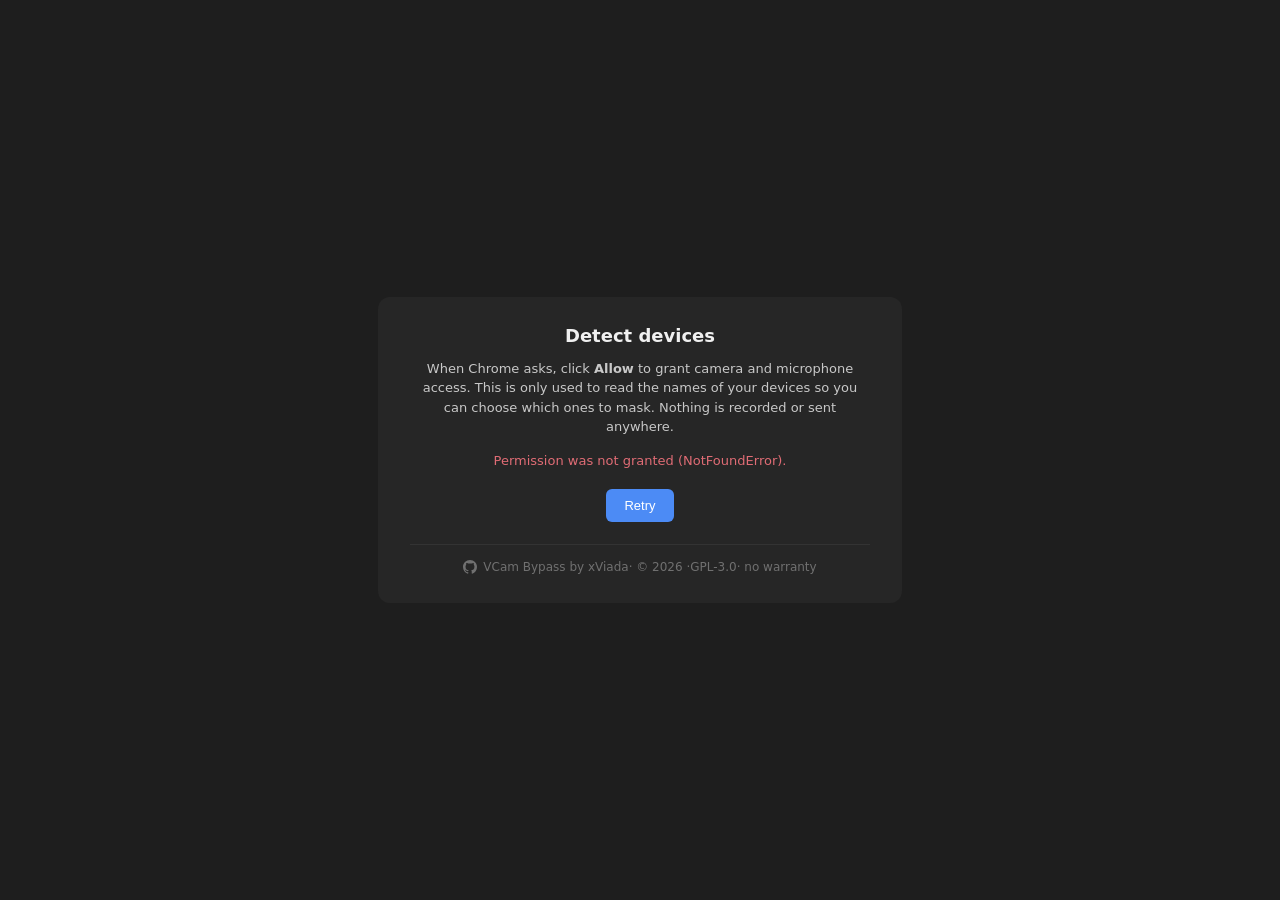
<file: request.html>
<!--
  Copyright (C) 2026 xViada <https://github.com/xViada>
  Based on VCam Bypass by xViada — https://github.com/xViada/VCam-Bypass
  Licensed under the GNU GPL version 3. See LICENSE and ADDITIONAL-TERMS.md.
-->
<!DOCTYPE html>
<html lang="en">
  <head>
    <meta charset="UTF-8" />
    <meta name="viewport" content="width=device-width, initial-scale=1.0" />
    <title>Detect devices</title>
    <style>
      body {
        font-family: "Segoe UI", system-ui, sans-serif;
        background: #1e1e1e;
        color: #f0f0f0;
        margin: 0;
        min-height: 100vh;
        display: flex;
        align-items: center;
        justify-content: center;
      }
      .card {
        max-width: 460px;
        padding: 28px 32px;
        background: #262626;
        border-radius: 12px;
        text-align: center;
      }
      h1 {
        font-size: 18px;
        margin: 0 0 10px;
      }
      p {
        font-size: 13px;
        color: #c8c8c8;
        line-height: 1.5;
      }
      #status {
        margin-top: 16px;
        font-size: 13px;
        min-height: 18px;
      }
      ul {
        text-align: left;
        font-size: 13px;
        color: #9fd6a3;
      }
      button {
        margin-top: 18px;
        padding: 9px 18px;
        border: none;
        border-radius: 6px;
        background: #4c8bf5;
        color: #fff;
        font-size: 13px;
        cursor: pointer;
      }
      .gh-link {
        display: flex;
        align-items: center;
        justify-content: center;
        flex-wrap: wrap;
        margin: 22px 0 0;
        padding-top: 14px;
        border-top: 1px solid #333;
        width: 100%;
        font-size: 12px;
        line-height: 1.4;
        color: #707070;
      }
      .gh-link a {
        display: inline-flex;
        align-items: center;
        gap: 6px;
        color: inherit;
        text-decoration: none;
        transition: color 0.2s;
      }
      .gh-link a:hover {
        color: #9ab8d8;
      }
      .gh-link svg {
        flex-shrink: 0;
      }
    </style>
  </head>
  <body>
    <div class="card">
      <h1>Detect devices</h1>
      <p>
        When Chrome asks, click <strong>Allow</strong> to grant camera and
        microphone access. This is only used to read the names of your devices
        so you can choose which ones to mask. Nothing is recorded or sent
        anywhere.
      </p>
      <div id="status">Requesting permission...</div>
      <div id="list"></div>
      <button id="retry">Retry</button>
      <p class="gh-link">
        <a href="https://github.com/xViada/VCam-Bypass" target="_blank" rel="noopener" title="Based on VCam Bypass by xViada — https://github.com/xViada/VCam-Bypass">
          <svg xmlns="http://www.w3.org/2000/svg" width="14" height="14" viewBox="0 0 24 24" fill="currentColor" aria-hidden="true">
            <path d="M12 0C5.37 0 0 5.37 0 12c0 5.3 3.438 9.8 8.205 11.385.6.113.82-.258.82-.577 0-.285-.01-1.04-.015-2.04-3.338.724-4.042-1.61-4.042-1.61-.546-1.385-1.335-1.755-1.335-1.755-1.087-.744.084-.729.084-.729 1.205.084 1.838 1.236 1.838 1.236 1.07 1.835 2.809 1.305 3.495.998.108-.776.417-1.305.76-1.605-2.665-.3-5.466-1.332-5.466-5.93 0-1.31.465-2.38 1.235-3.22-.135-.303-.54-1.523.105-3.176 0 0 1.005-.322 3.3 1.23.96-.267 1.98-.399 3-.405 1.02.006 2.04.138 3 .405 2.28-1.552 3.285-1.23 3.285-1.23.645 1.653.24 2.873.12 3.176.765.84 1.23 1.91 1.23 3.22 0 4.61-2.805 5.625-5.475 5.92.42.36.81 1.096.81 2.22 0 1.606-.015 2.896-.015 3.286 0 .315.21.69.825.57C20.565 21.795 24 17.295 24 12c0-6.63-5.37-12-12-12z"/>
          </svg>
          VCam Bypass by xViada
        </a><span> · © 2026 · </span><a href="https://www.gnu.org/licenses/gpl-3.0.html" target="_blank" rel="noopener" title="You may convey this work under the GNU GPL v3. There is no warranty.">GPL-3.0</a><span> · no warranty</span>
      </p>
    </div>
    <script src="shared.js"></script>
    <script src="request.js"></script>
  </body>
</html>
</file>
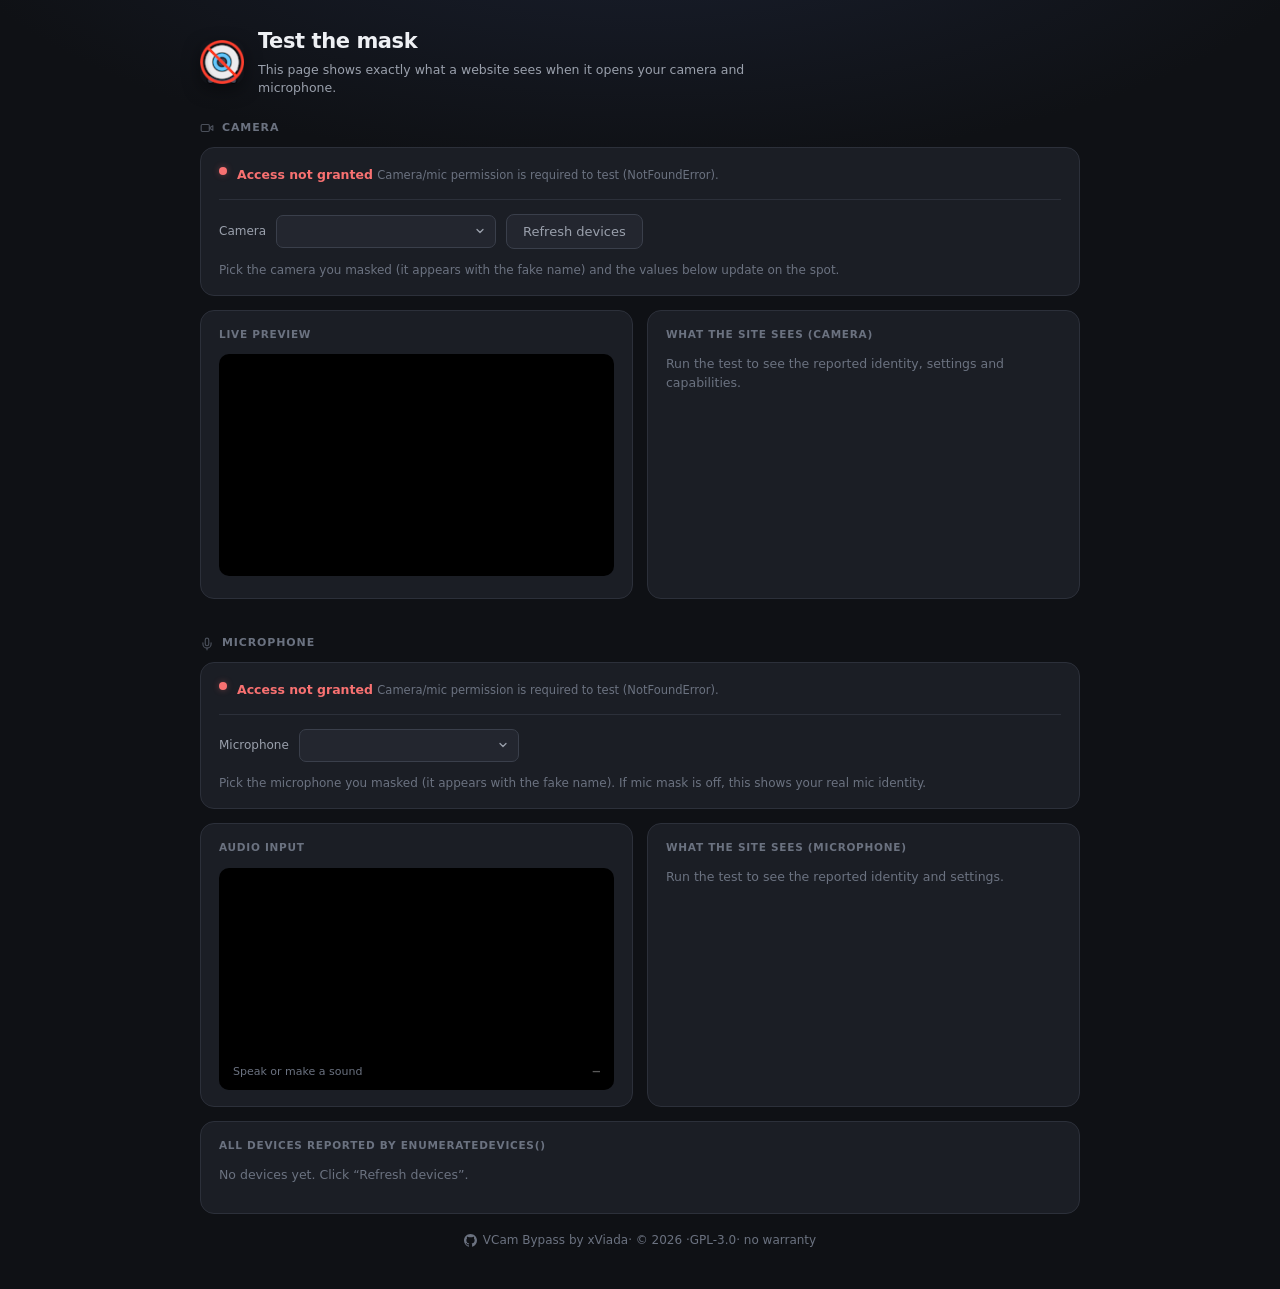
<file: test.html>
<!--
  Copyright (C) 2026 xViada <https://github.com/xViada>
  Based on VCam Bypass by xViada — https://github.com/xViada/VCam-Bypass
  Licensed under the GNU GPL version 3. See LICENSE and ADDITIONAL-TERMS.md.
-->
<!DOCTYPE html>
<html lang="en">
  <head>
    <meta charset="UTF-8" />
    <meta name="viewport" content="width=device-width, initial-scale=1.0" />
    <title>Test the mask - VCam Bypass</title>
    <style>
      :root {
        color-scheme: dark;
        --bg: #0f1115;
        --surface: #1b1e25;
        --surface-2: #23262f;
        --border: #2c303a;
        --border-strong: #3a3f4b;
        --text: #eef0f4;
        --text-dim: #9aa0ac;
        --text-faint: #6b7280;
        --accent: #5b8cff;
        --accent-2: #8a6cff;
        --accent-hover: #6f9bff;
        --ok: #4ade80;
        --warn: #fbbf24;
        --err: #f87171;
        --radius: 14px;
      }
      * {
        box-sizing: border-box;
      }
      html {
        background: var(--bg);
      }
      body {
        font-family: "Segoe UI", system-ui, -apple-system, sans-serif;
        margin: 0;
        min-height: 100vh;
        padding: 26px 18px 40px;
        background: radial-gradient(1200px 480px at 50% -120px, #1a2030 0%, var(--bg) 60%);
        color: var(--text);
        font-size: 14px;
        line-height: 1.5;
        display: flex;
        justify-content: center;
      }
      .wrap {
        width: 100%;
        max-width: 880px;
      }

      /* ---------- Header ---------- */
      .hero {
        display: flex;
        align-items: center;
        gap: 14px;
        margin-bottom: 18px;
      }
      .hero img {
        width: 44px;
        height: 44px;
        border-radius: 11px;
        box-shadow: 0 6px 18px rgba(0, 0, 0, 0.4);
      }
      .hero h1 {
        font-size: 21px;
        margin: 0;
        letter-spacing: -0.02em;
      }
      .hero p {
        margin: 3px 0 0;
        font-size: 12.5px;
        color: var(--text-dim);
        max-width: 560px;
      }

      /* ---------- Section labels ---------- */
      .section-label {
        display: flex;
        align-items: center;
        gap: 8px;
        margin: 22px 0 10px;
        font-size: 11px;
        font-weight: 700;
        letter-spacing: 0.08em;
        text-transform: uppercase;
        color: var(--text-faint);
      }
      .section-label:first-of-type {
        margin-top: 0;
      }
      .section-label svg {
        opacity: 0.65;
      }

      /* ---------- Cards ---------- */
      .card {
        background: var(--surface);
        border: 1px solid var(--border);
        border-radius: var(--radius);
        padding: 16px 18px;
        margin-bottom: 14px;
      }

      /* ---------- Status line ---------- */
      .status-line {
        display: flex;
        gap: 10px;
        padding-bottom: 14px;
        margin-bottom: 14px;
        border-bottom: 1px solid var(--border);
      }
      .status-dot {
        width: 8px;
        height: 8px;
        border-radius: 50%;
        flex: 0 0 auto;
        margin-top: 3px;
        background: var(--border-strong);
        transition: background 0.3s, box-shadow 0.3s;
      }
      .status-body {
        flex: 1;
        min-width: 0;
      }
      .status-title {
        font-size: 12.5px;
        font-weight: 600;
        color: var(--text-dim);
        transition: color 0.3s;
      }
      .status-detail {
        font-size: 11.5px;
        color: var(--text-faint);
        margin-top: 2px;
        line-height: 1.4;
      }
      .status-detail:empty {
        display: none;
      }
      .status-line.pending .status-dot {
        animation: dot-pulse 1.4s ease-in-out infinite;
      }
      @keyframes dot-pulse {
        0%, 100% { opacity: 0.35; }
        50% { opacity: 1; }
      }
      .status-line.ok .status-dot {
        background: var(--ok);
        box-shadow: 0 0 6px rgba(74, 222, 128, 0.45);
      }
      .status-line.ok .status-title { color: var(--ok); }
      .status-line.warn .status-dot {
        background: var(--warn);
        box-shadow: 0 0 6px rgba(251, 191, 36, 0.35);
      }
      .status-line.warn .status-title { color: var(--warn); }
      .status-line.err .status-dot {
        background: var(--err);
        box-shadow: 0 0 6px rgba(248, 113, 113, 0.35);
      }
      .status-line.err .status-title { color: var(--err); }
      .status-line.info .status-dot {
        background: var(--accent);
        box-shadow: 0 0 6px rgba(91, 140, 255, 0.35);
      }
      .status-line.info .status-title { color: var(--accent); }
      .controls {
        display: flex;
        flex-wrap: wrap;
        gap: 10px;
        align-items: center;
      }
      .controls label {
        font-size: 12px;
        color: var(--text-dim);
      }
      select {
        appearance: none;
        padding: 8px 28px 8px 10px;
        min-width: 220px;
        border: 1px solid var(--border-strong);
        border-radius: 7px;
        background: var(--surface-2)
          url("data:image/svg+xml,%3Csvg xmlns='http://www.w3.org/2000/svg' width='12' height='12' viewBox='0 0 24 24' fill='none' stroke='%239aa0ac' stroke-width='2.5' stroke-linecap='round' stroke-linejoin='round'%3E%3Cpolyline points='6 9 12 15 18 9'/%3E%3C/svg%3E")
          no-repeat right 9px center;
        color: var(--text);
        font-size: 13px;
        font-family: inherit;
        cursor: pointer;
      }
      button {
        padding: 9px 16px;
        border: none;
        border-radius: 8px;
        background: var(--accent);
        color: #fff;
        font-size: 13px;
        font-weight: 600;
        font-family: inherit;
        cursor: pointer;
        transition: background 0.15s;
      }
      button:hover {
        background: var(--accent-hover);
      }
      button.secondary {
        background: var(--surface-2);
        color: var(--text-dim);
        border: 1px solid var(--border-strong);
        font-weight: 500;
      }
      button.secondary:hover {
        background: #2b2f39;
        color: var(--text);
      }
      .grid {
        display: grid;
        grid-template-columns: 1fr 1fr;
        gap: 14px;
      }
      @media (max-width: 620px) {
        .grid {
          grid-template-columns: 1fr;
        }
      }
      video {
        width: 100%;
        border-radius: 10px;
        background: #000;
        aspect-ratio: 16 / 9;
        object-fit: cover;
      }
      .card-title {
        font-size: 10.5px;
        font-weight: 700;
        letter-spacing: 0.07em;
        text-transform: uppercase;
        color: var(--text-faint);
        margin: 0 0 12px;
      }
      .kv {
        display: flex;
        justify-content: space-between;
        gap: 14px;
        padding: 6px 0;
        border-bottom: 1px dashed var(--border);
        font-size: 12.5px;
      }
      .kv:last-child {
        border-bottom: none;
      }
      .kv .k {
        color: var(--text-dim);
        flex: 0 0 auto;
      }
      .kv .v {
        color: var(--text);
        text-align: right;
        word-break: break-all;
        font-family: ui-monospace, "Cascadia Code", Consolas, monospace;
        font-size: 12px;
      }
      .kv .v.good {
        color: var(--ok);
      }
      .kv .v.bad {
        color: var(--err);
      }
      .kv .v.muted {
        color: var(--text-faint);
      }
      .empty {
        color: var(--text-faint);
        font-size: 12.5px;
      }
      .hint {
        font-size: 12px;
        color: var(--text-faint);
        margin: 12px 0 0;
      }

      /* ---------- Audio waveform ---------- */
      .meter-wrap {
        position: relative;
        width: 100%;
        border-radius: 10px;
        background: #000;
        aspect-ratio: 16 / 9;
        overflow: hidden;
      }
      .meter-wrap canvas {
        display: block;
        width: 100%;
        height: 100%;
      }
      .meter-overlay {
        position: absolute;
        bottom: 0;
        left: 0;
        right: 0;
        display: flex;
        justify-content: space-between;
        align-items: center;
        padding: 9px 14px;
        pointer-events: none;
        background: linear-gradient(transparent, rgba(0, 0, 0, 0.5));
      }
      .meter-hint {
        font-size: 11px;
        color: var(--text-faint);
        margin: 0;
        transition: color 0.3s;
      }
      .meter-wrap.active .meter-hint {
        color: rgba(91, 140, 255, 0.7);
      }
      .meter-level {
        font-size: 12px;
        font-weight: 600;
        font-family: ui-monospace, "Cascadia Code", Consolas, monospace;
        color: rgba(255, 255, 255, 0.35);
        transition: color 0.3s;
      }
      .meter-wrap.active .meter-level {
        color: rgba(255, 255, 255, 0.6);
      }

      /* ---------- Device list sections ---------- */
      .dl-section {
        font-size: 10px;
        font-weight: 700;
        letter-spacing: 0.07em;
        text-transform: uppercase;
        color: var(--text-faint);
        margin: 12px 0 6px;
        padding-top: 10px;
        border-top: 1px solid var(--border);
      }
      .dl-section:first-child {
        margin-top: 0;
        padding-top: 0;
        border-top: none;
      }

      .gh-link {
        display: flex;
        align-items: center;
        justify-content: center;
        flex-wrap: wrap;
        width: fit-content;
        margin: 18px auto 0;
        font-size: 12px;
        line-height: 1.4;
        color: var(--text-faint);
      }
      .gh-link a {
        display: inline-flex;
        align-items: center;
        gap: 6px;
        color: inherit;
        text-decoration: none;
        transition: color 0.15s;
      }
      .gh-link a:hover {
        color: var(--accent-hover);
      }
    </style>
  </head>
  <body>
    <div class="wrap">
      <div class="hero">
        <img src="icons/extension_icon48.png" alt="VCam Bypass icon" />
        <div>
          <h1>Test the mask</h1>
          <p>This page shows exactly what a website sees when it opens your camera and microphone.</p>
        </div>
      </div>

      <!-- ===== Camera ===== -->
      <div class="section-label">
        <svg xmlns="http://www.w3.org/2000/svg" width="14" height="14" viewBox="0 0 24 24" fill="none" stroke="currentColor" stroke-width="2" stroke-linecap="round" stroke-linejoin="round">
          <path d="m22 8-6 4 6 4V8Z" />
          <rect width="14" height="12" x="2" y="6" rx="2" ry="2" />
        </svg>
        Camera
      </div>

      <div class="card">
        <div class="status-line pending" id="camVerdict">
          <span class="status-dot"></span>
          <span class="status-body">
            <span class="status-title" id="camVerdictTitle">Preparing camera test&hellip;</span>
            <span class="status-detail" id="camVerdictText">Grant camera access when your browser asks.</span>
          </span>
        </div>
        <div class="controls">
          <label for="camPick">Camera</label>
          <select id="camPick"></select>
          <button id="grant" class="secondary">Refresh devices</button>
        </div>
        <p class="hint">
          Pick the camera you masked (it appears
          with the fake name) and the values below update on the spot.
        </p>
      </div>

      <div class="grid">
        <div class="card">
          <p class="card-title">Live preview</p>
          <video id="preview" autoplay playsinline muted></video>
        </div>

        <div class="card">
          <p class="card-title">What the site sees (camera)</p>
          <div id="camReport"><p class="empty">Run the test to see the reported identity, settings and capabilities.</p></div>
        </div>
      </div>

      <!-- ===== Microphone ===== -->
      <div class="section-label">
        <svg xmlns="http://www.w3.org/2000/svg" width="14" height="14" viewBox="0 0 24 24" fill="none" stroke="currentColor" stroke-width="2" stroke-linecap="round" stroke-linejoin="round">
          <path d="M12 2a3 3 0 0 0-3 3v7a3 3 0 0 0 6 0V5a3 3 0 0 0-3-3Z" />
          <path d="M19 10v2a7 7 0 0 1-14 0v-2" />
          <line x1="12" x2="12" y1="19" y2="22" />
        </svg>
        Microphone
      </div>

      <div class="card">
        <div class="status-line pending" id="micVerdict">
          <span class="status-dot"></span>
          <span class="status-body">
            <span class="status-title" id="micVerdictTitle">Preparing mic test&hellip;</span>
            <span class="status-detail" id="micVerdictText">Grant microphone access when your browser asks.</span>
          </span>
        </div>
        <div class="controls">
          <label for="micPick">Microphone</label>
          <select id="micPick"></select>
        </div>
        <p class="hint">
          Pick the microphone you masked (it appears with the fake name).
          If mic mask is off, this shows your real mic identity.
        </p>
      </div>

      <div class="grid">
        <div class="card">
          <p class="card-title">Audio input</p>
          <div class="meter-wrap" id="meterWrap">
            <canvas id="audioCanvas"></canvas>
            <div class="meter-overlay">
              <span class="meter-hint" id="audioLabel">Speak or make a sound</span>
              <span class="meter-level" id="audioLevel">&mdash;</span>
            </div>
          </div>
        </div>

        <div class="card">
          <p class="card-title">What the site sees (microphone)</p>
          <div id="micReport"><p class="empty">Run the test to see the reported identity and settings.</p></div>
        </div>
      </div>

      <!-- ===== All devices ===== -->
      <div class="card">
        <p class="card-title">All devices reported by enumerateDevices()</p>
        <div id="deviceList"><p class="empty">No devices yet. Click &ldquo;Refresh devices&rdquo;.</p></div>
      </div>

      <p class="gh-link">
        <a href="https://github.com/xViada/VCam-Bypass" target="_blank" rel="noopener" title="Based on VCam Bypass by xViada — https://github.com/xViada/VCam-Bypass">
          <svg xmlns="http://www.w3.org/2000/svg" width="13" height="13" viewBox="0 0 24 24" fill="currentColor" aria-hidden="true">
            <path d="M12 0C5.37 0 0 5.37 0 12c0 5.3 3.438 9.8 8.205 11.385.6.113.82-.258.82-.577 0-.285-.01-1.04-.015-2.04-3.338.724-4.042-1.61-4.042-1.61-.546-1.385-1.335-1.755-1.335-1.755-1.087-.744.084-.729.084-.729 1.205.084 1.838 1.236 1.838 1.236 1.07 1.835 2.809 1.305 3.495.998.108-.776.417-1.305.76-1.605-2.665-.3-5.466-1.332-5.466-5.93 0-1.31.465-2.38 1.235-3.22-.135-.303-.54-1.523.105-3.176 0 0 1.005-.322 3.3 1.23.96-.267 1.98-.399 3-.405 1.02.006 2.04.138 3 .405 2.28-1.552 3.285-1.23 3.285-1.23.645 1.653.24 2.873.12 3.176.765.84 1.23 1.91 1.23 3.22 0 4.61-2.805 5.625-5.475 5.92.42.36.81 1.096.81 2.22 0 1.606-.015 2.896-.015 3.286 0 .315.21.69.825.57C20.565 21.795 24 17.295 24 12c0-6.63-5.37-12-12-12z"/>
          </svg>
          VCam Bypass by xViada
        </a><span> · © 2026 · </span><a href="https://www.gnu.org/licenses/gpl-3.0.html" target="_blank" rel="noopener" title="You may convey this work under the GNU GPL v3. There is no warranty.">GPL-3.0</a><span> · no warranty</span>
      </p>
    </div>

    <!-- Content scripts don't run on extension pages, so we load the mask
         here ourselves to mirror exactly what a real website would receive. -->
    <script src="shared.js"></script>
    <script src="profiles.js"></script>
    <script src="inject.js"></script>
    <script src="bridge.js"></script>
    <script src="test.js"></script>
  </body>
</html>
</file>
<file: assets/css/styles.css>
:root {
  --font-sans: system-ui, -apple-system, 'Segoe UI', Roboto, 'Helvetica Neue',
    Arial, 'Noto Sans', sans-serif;
  --font-mono: ui-monospace, SFMono-Regular, 'SF Mono', Menlo, Consolas,
    'Liberation Mono', monospace;

  --bg: #f6f7f9;
  --bg-glow: rgba(99, 102, 241, 0.1);
  --surface: #ffffff;
  --surface-soft: #f1f3f6;
  --border: #e3e6eb;
  --border-strong: #cfd4dc;
  --text: #101317;
  --text-muted: #5c6675;
  --accent: #4f46e5;
  --accent-contrast: #ffffff;
  --warning-bg: #fff7ed;
  --warning-border: #fdba74;
  --warning-text: #7c3f12;
  --shadow-sm: 0 1px 2px rgba(16, 19, 23, 0.06);
  --shadow-md: 0 6px 20px -6px rgba(16, 19, 23, 0.16);
  --shadow-lg: 0 24px 60px -20px rgba(16, 19, 23, 0.35);

  --radius-sm: 8px;
  --radius-md: 12px;
  --radius-lg: 18px;
}

@media (prefers-color-scheme: dark) {
  :root:not([data-theme='light']) {
    --bg: #0b0d10;
    --bg-glow: rgba(99, 102, 241, 0.16);
    --surface: #14171c;
    --surface-soft: #1b1f26;
    --border: #262b33;
    --border-strong: #38404b;
    --text: #eef1f6;
    --text-muted: #9aa4b2;
    --accent: #8b8cf9;
    --accent-contrast: #10121a;
    --warning-bg: #2a1c0c;
    --warning-border: #7c4a15;
    --warning-text: #fcd9a8;
    --shadow-sm: 0 1px 2px rgba(0, 0, 0, 0.4);
    --shadow-md: 0 6px 20px -6px rgba(0, 0, 0, 0.6);
    --shadow-lg: 0 24px 60px -20px rgba(0, 0, 0, 0.8);
  }
}

:root[data-theme='dark'] {
  --bg: #0b0d10;
  --bg-glow: rgba(99, 102, 241, 0.16);
  --surface: #14171c;
  --surface-soft: #1b1f26;
  --border: #262b33;
  --border-strong: #38404b;
  --text: #eef1f6;
  --text-muted: #9aa4b2;
  --accent: #8b8cf9;
  --accent-contrast: #10121a;
  --warning-bg: #2a1c0c;
  --warning-border: #7c4a15;
  --warning-text: #fcd9a8;
  --shadow-sm: 0 1px 2px rgba(0, 0, 0, 0.4);
  --shadow-md: 0 6px 20px -6px rgba(0, 0, 0, 0.6);
  --shadow-lg: 0 24px 60px -20px rgba(0, 0, 0, 0.8);
}

*,
*::before,
*::after {
  box-sizing: border-box;
}

html {
  -webkit-text-size-adjust: 100%;
}

[hidden] {
  display: none !important;
}

body {
  margin: 0;
  min-height: 100vh;
  font-family: var(--font-sans);
  font-size: 16px;
  line-height: 1.6;
  color: var(--text);
  background-color: var(--bg);
  background-image: radial-gradient(
    900px 520px at 50% -280px,
    var(--bg-glow),
    transparent 70%
  );
  background-repeat: no-repeat;
  -webkit-font-smoothing: antialiased;
}

body.modal-open {
  overflow: hidden;
}

h1,
h2,
h3,
p {
  margin: 0;
}

a {
  color: var(--accent);
  text-decoration-thickness: 1px;
  text-underline-offset: 2px;
}

code {
  font-family: var(--font-mono);
  font-size: 0.9em;
  padding: 0.1em 0.35em;
  border-radius: 5px;
  background: var(--surface-soft);
}

:focus-visible {
  outline: 2px solid var(--accent);
  outline-offset: 2px;
  border-radius: 4px;
}

.skip-link {
  position: absolute;
  left: 16px;
  top: -60px;
  z-index: 20;
  padding: 10px 16px;
  border-radius: var(--radius-sm);
  background: var(--surface);
  box-shadow: var(--shadow-md);
  transition: top 0.15s ease;
}

.skip-link:focus {
  top: 16px;
}

.icon {
  display: inline-flex;
  flex: none;
}

.icon svg {
  display: block;
  width: 100%;
  height: 100%;
}

.page {
  width: 100%;
  max-width: 1060px;
  margin: 0 auto;
  padding: 20px 20px 64px;
}

.topbar {
  display: flex;
  align-items: center;
  justify-content: space-between;
  flex-wrap: wrap;
  gap: 12px 16px;
  padding: 8px 0 4px;
}

.topbar-actions {
  display: flex;
  align-items: center;
  gap: 8px;
  margin-left: auto;
}

.nav {
  display: flex;
  align-items: center;
  gap: 2px;
}

.nav a {
  padding: 8px 12px;
  font-size: 0.9375rem;
  font-weight: 550;
  line-height: 1.2;
  color: var(--text-muted);
  text-decoration: none;
  border-radius: var(--radius-md);
}

.nav a:hover {
  color: var(--text);
  background: var(--surface-soft);
}

.nav a[aria-current='page'] {
  color: var(--text);
  background: var(--surface);
  box-shadow: inset 0 0 0 1px var(--border);
}

.brand {
  display: inline-flex;
  align-items: center;
  gap: 10px;
  color: var(--text);
  font-weight: 600;
  letter-spacing: -0.01em;
  text-decoration: none;
}

.brand-mark {
  display: block;
  width: 26px;
  height: 26px;
  object-fit: cover;
  border-radius: 8px;
  box-shadow: var(--shadow-sm);
}

.icon-button {
  display: inline-flex;
  align-items: center;
  justify-content: center;
  width: 40px;
  height: 40px;
  padding: 0;
  color: var(--text-muted);
  background: var(--surface);
  border: 1px solid var(--border);
  border-radius: var(--radius-md);
  cursor: pointer;
  transition: color 0.15s ease, border-color 0.15s ease, background 0.15s ease;
}

.icon-button:hover {
  color: var(--text);
  border-color: var(--border-strong);
}

.icon-button .icon {
  width: 18px;
  height: 18px;
}

.hero {
  padding: 56px 0 8px;
  max-width: 54ch;
}

.eyebrow {
  font-size: 0.8125rem;
  font-weight: 600;
  letter-spacing: 0.08em;
  text-transform: uppercase;
  color: var(--accent);
}

.hero-title {
  margin-top: 10px;
  font-size: clamp(2rem, 6vw, 2.9rem);
  line-height: 1.12;
  letter-spacing: -0.03em;
  font-weight: 700;
  text-wrap: balance;
}

.hero-lede {
  margin-top: 16px;
  max-width: 60ch;
  font-size: 1.0625rem;
  color: var(--text-muted);
}

.hero-actions {
  display: flex;
  flex-wrap: wrap;
  gap: 10px;
  margin-top: 24px;
}

.hero-meta {
  margin-top: 14px;
  font-size: 0.875rem;
  color: var(--text-muted);
}

.hero-meta a {
  color: inherit;
}

.section {
  margin-top: 56px;
}

.section-title {
  font-size: 0.8125rem;
  font-weight: 600;
  letter-spacing: 0.08em;
  text-transform: uppercase;
  color: var(--text-muted);
  padding-bottom: 12px;
  border-bottom: 1px solid var(--border);
}

.grid {
  display: grid;
  gap: 18px;
  grid-template-columns: repeat(auto-fit, minmax(290px, 1fr));
  margin-top: 22px;
}

.card {
  position: relative;
  display: flex;
  flex-direction: column;
  gap: 16px;
  padding: 22px;
  background: var(--surface);
  border: 1px solid var(--border);
  border-radius: var(--radius-lg);
  box-shadow: var(--shadow-sm);
  overflow: hidden;
  transition: border-color 0.18s ease, box-shadow 0.18s ease,
    transform 0.18s ease;
}

.card::before {
  content: '';
  position: absolute;
  inset: 0 0 auto;
  height: 3px;
  background: var(--card-accent, var(--accent));
  opacity: 0.9;
}

.card:hover {
  border-color: var(--border-strong);
  box-shadow: var(--shadow-md);
  transform: translateY(-2px);
}

.card-head {
  display: flex;
  align-items: center;
  gap: 14px;
}

.card-logo {
  display: flex;
  align-items: center;
  justify-content: center;
  flex: none;
  width: 56px;
  height: 56px;
  line-height: 0;
  border-radius: 14px;
  color: var(--card-accent, var(--accent));
  background: var(--surface-soft);
  background: color-mix(in srgb, var(--card-accent, var(--accent)) 14%, transparent);
}

.card-logo svg {
  display: block;
  width: 32px;
  height: 32px;
}

.card-sponsors .card-logo {
  color: #181717;
  background: #ffffff;
}

.card-kofi .card-logo {
  color: #ffffff;
  background: #ff6433;
}

.card-meta {
  display: flex;
  flex-direction: column;
  justify-content: center;
  gap: 8px;
  min-width: 0;
  min-height: 56px;
}

.card-name {
  font-size: 1.0625rem;
  font-weight: 650;
  letter-spacing: -0.01em;
  line-height: 1.2;
}

.pay-methods {
  display: flex;
  flex-wrap: wrap;
  align-items: center;
  gap: 5px;
  line-height: 0;
}

.pay-mark {
  display: flex;
  flex: none;
  height: 24px;
  border-radius: 4px;
  box-shadow: 0 0 0 1px var(--border);
  overflow: hidden;
  background: #fff;
}

.pay-mark svg {
  display: block;
  height: 24px;
  width: auto;
}

.card-network {
  font-size: 0.8125rem;
  line-height: 1.3;
  color: var(--text-muted);
}

.card-body {
  display: flex;
  flex-direction: column;
  gap: 14px;
  margin-top: auto;
}

.card-text {
  font-size: 0.9375rem;
  color: var(--text-muted);
}

.badge {
  display: inline-flex;
  align-items: center;
  gap: 6px;
  align-self: flex-start;
  padding: 3px 9px;
  font-size: 0.75rem;
  font-weight: 600;
  letter-spacing: 0.02em;
  color: var(--text-muted);
  background: var(--surface-soft);
  border: 1px solid var(--border);
  border-radius: 999px;
}

.card-sponsors {
  --card-accent: #db61a2;
  --brand-button: #c2417f;
}

.card-kofi {
  --card-accent: #ff6433;
  --brand-button: #ff6433;
}

.address {
  margin: 0;
  padding: 12px 14px;
  font-family: var(--font-mono);
  font-size: 0.8125rem;
  line-height: 1.55;
  word-break: break-all;
  color: var(--text);
  background: var(--surface-soft);
  border: 1px solid var(--border);
  border-radius: var(--radius-md);
  user-select: all;
}

.address-placeholder {
  color: var(--text-muted);
  font-style: italic;
  word-break: normal;
  user-select: auto;
}

.address-modal {
  text-align: center;
  margin-top: 16px;
}

.button {
  display: inline-flex;
  align-items: center;
  justify-content: center;
  gap: 8px;
  padding: 10px 16px;
  font: inherit;
  font-size: 0.9375rem;
  font-weight: 550;
  line-height: 1.2;
  text-decoration: none;
  white-space: nowrap;
  border: 1px solid transparent;
  border-radius: var(--radius-md);
  cursor: pointer;
  transition: background 0.15s ease, border-color 0.15s ease, color 0.15s ease,
    opacity 0.15s ease;
}

.button .icon {
  width: 16px;
  height: 16px;
}

.button-primary {
  color: var(--accent-contrast);
  background: var(--accent);
}

.button-primary:hover {
  opacity: 0.88;
}

.button-brand {
  color: #ffffff;
  background: var(--brand-button, var(--accent));
}

.button-brand:hover {
  opacity: 0.88;
}

.button-ghost {
  color: var(--text);
  background: var(--surface);
  border-color: var(--border);
}

.button-ghost:hover {
  background: var(--surface-soft);
  border-color: var(--border-strong);
}

.button[aria-disabled='true'],
.button:disabled {
  opacity: 0.5;
  cursor: not-allowed;
  pointer-events: none;
}

.button-row {
  display: flex;
  flex-wrap: wrap;
  gap: 10px;
}

.button-row .button {
  flex: 1 1 auto;
}

.card-note {
  display: flex;
  gap: 8px;
  font-size: 0.8125rem;
  color: var(--text-muted);
}

.card-note .icon {
  width: 15px;
  height: 15px;
  margin-top: 3px;
}

.faq {
  margin-top: 22px;
  border: 1px solid var(--border);
  border-radius: var(--radius-lg);
  background: var(--surface);
  overflow: hidden;
}

.faq details + details {
  border-top: 1px solid var(--border);
}

.faq summary {
  padding: 15px 18px;
  font-weight: 550;
  cursor: pointer;
  list-style: none;
}

.faq summary::-webkit-details-marker {
  display: none;
}

.faq summary::after {
  content: '+';
  float: right;
  font-weight: 400;
  color: var(--text-muted);
}

.faq details[open] summary::after {
  content: '−';
}

.faq details p {
  padding: 0 18px 16px;
  max-width: 70ch;
  font-size: 0.9375rem;
  color: var(--text-muted);
}

.code-copy {
  display: flex;
  flex-wrap: wrap;
  align-items: center;
  gap: 10px;
  margin-top: 12px;
}

.code-copy .button {
  margin-top: 0;
}

.code-copy-block {
  flex: 1 1 180px;
  min-width: 0;
  margin: 0;
  padding: 10px 12px;
  font-family: var(--font-mono);
  font-size: 0.875rem;
  line-height: 1.4;
  overflow-wrap: anywhere;
  background: var(--surface-soft);
  border: 1px solid var(--border);
  border-radius: var(--radius-md);
}

.code-copy-block code {
  padding: 0;
  font-size: inherit;
  background: none;
}

.pill {
  display: inline;
  padding: 0.05em 0.4em;
  font-size: 0.85em;
  font-weight: 650;
  white-space: nowrap;
  color: var(--text);
  background: var(--surface-soft);
  border: 1px solid var(--border);
  border-radius: 5px;
}

.chip {
  display: inline-flex;
  align-items: center;
  gap: 7px;
  padding: 5px 12px;
  font-size: 0.8125rem;
  font-weight: 550;
  line-height: 1.45;
  white-space: nowrap;
  color: var(--text);
  text-decoration: none;
  vertical-align: middle;
  background: var(--surface-soft);
  border: 1px solid var(--border);
  border-radius: 999px;
  transition: background 0.15s ease, border-color 0.15s ease,
    transform 0.15s ease;
}

.chip .icon {
  width: 15px;
  height: 15px;
  color: var(--chip-accent, var(--text-muted));
}

.chip:hover {
  border-color: var(--border-strong);
  border-color: color-mix(in srgb, var(--chip-accent) 45%, var(--border));
  background: var(--surface);
  background: color-mix(in srgb, var(--chip-accent) 12%, var(--surface));
  transform: translateY(-1px);
}

.chip-github {
  --chip-accent: var(--text);
}

.chip-discord {
  --chip-accent: #5865f2;
}

.chip-row {
  display: flex;
  flex-wrap: wrap;
  gap: 8px;
}

.footer {
  margin-top: 64px;
  padding-top: 24px;
  border-top: 1px solid var(--border);
  font-size: 0.875rem;
  color: var(--text-muted);
}

.footer #footer-text {
  margin-top: 16px;
}

.modal {
  position: fixed;
  inset: 0;
  z-index: 40;
  display: flex;
  align-items: center;
  justify-content: center;
  padding: 20px;
}

.modal[hidden] {
  display: none;
}

.modal-backdrop {
  position: absolute;
  inset: 0;
  background: rgba(8, 10, 14, 0.62);
  backdrop-filter: blur(2px);
  animation: fade-in 0.15s ease;
}

.modal-dialog {
  position: relative;
  width: 100%;
  max-width: 400px;
  max-height: calc(100vh - 40px);
  overflow-y: auto;
  padding: 22px;
  background: var(--surface);
  border: 1px solid var(--border);
  border-radius: var(--radius-lg);
  box-shadow: var(--shadow-lg);
  animation: pop-in 0.18s ease;
}

.modal-header {
  display: flex;
  align-items: flex-start;
  justify-content: space-between;
  gap: 16px;
}

.modal-title {
  font-size: 1.125rem;
  font-weight: 650;
  letter-spacing: -0.01em;
}

.modal-subtitle {
  font-size: 0.8125rem;
  color: var(--text-muted);
}

.qr-frame {
  display: flex;
  align-items: center;
  justify-content: center;
  margin-top: 18px;
  padding: 14px;
  background: #ffffff;
  border: 1px solid var(--border);
  border-radius: var(--radius-md);
}

#qr-canvas {
  display: block;
  width: 264px;
  max-width: 100%;
  height: auto;
  aspect-ratio: 1 / 1;
}

.modal-actions {
  display: flex;
  flex-direction: column;
  gap: 10px;
  margin-top: 18px;
}

.modal-actions .button {
  width: 100%;
}

@keyframes fade-in {
  from {
    opacity: 0;
  }
}

@keyframes pop-in {
  from {
    opacity: 0;
    transform: translateY(8px) scale(0.98);
  }
}

.toast {
  position: fixed;
  left: 50%;
  bottom: 26px;
  z-index: 60;
  transform: translate(-50%, 14px);
  padding: 10px 18px;
  font-size: 0.875rem;
  font-weight: 550;
  color: var(--accent-contrast);
  background: var(--text);
  border-radius: 999px;
  box-shadow: var(--shadow-md);
  opacity: 0;
  pointer-events: none;
  transition: opacity 0.18s ease, transform 0.18s ease;
}

.toast.is-visible {
  opacity: 1;
  transform: translate(-50%, 0);
}

/* How it works: a drawn browser window with the extension popup on top. */
.demo {
  margin-top: 22px;
}

.browser {
  position: relative;
  overflow: hidden;
  background: var(--surface);
  border: 1px solid var(--border);
  border-radius: var(--radius-lg);
  box-shadow: var(--shadow-md);
}

.browser-bar {
  display: flex;
  align-items: center;
  gap: 12px;
  height: 50px;
  padding: 0 12px 0 16px;
  background: var(--surface-soft);
  border-bottom: 1px solid var(--border);
}

.browser-dots {
  display: flex;
  gap: 6px;
  flex: none;
}

.browser-dots i {
  width: 10px;
  height: 10px;
  border-radius: 50%;
  background: var(--border-strong);
}

.browser-address {
  display: flex;
  align-items: center;
  gap: 6px;
  flex: 1;
  min-width: 0;
  max-width: 420px;
  padding: 5px 12px;
  font-size: 0.8125rem;
  line-height: 1.4;
  white-space: nowrap;
  overflow: hidden;
  color: var(--text-muted);
  background: var(--surface);
  border: 1px solid var(--border);
  border-radius: 999px;
}

.browser-address svg {
  flex: none;
  width: 13px;
  height: 13px;
}

.browser-ext {
  display: flex;
  align-items: center;
  justify-content: center;
  flex: none;
  width: 32px;
  height: 32px;
  margin-left: auto;
  border-radius: 8px;
  transition: background 0.2s ease;
}

.browser-ext img {
  display: block;
  border-radius: 4px;
}

.demo.is-popup-open .browser-ext {
  background: color-mix(in srgb, var(--accent) 18%, transparent);
}

.browser-page {
  display: grid;
  grid-template-columns: minmax(0, 1.35fr) minmax(0, 1fr);
  gap: 18px;
  min-height: 380px;
  padding: 18px;
}

.call-video {
  position: relative;
  display: flex;
  align-items: flex-end;
  justify-content: center;
  min-height: 240px;
  overflow: hidden;
  background: linear-gradient(150deg, #1f2937, #312e81 55%, #0f172a);
  border-radius: var(--radius-md);
}

.call-person {
  display: block;
  width: 62%;
  max-width: 300px;
  fill: rgba(255, 255, 255, 0.16);
}

.call-live,
.call-note {
  position: absolute;
  left: 12px;
  display: inline-flex;
  align-items: center;
  gap: 6px;
  padding: 3px 10px;
  font-size: 0.75rem;
  font-weight: 600;
  color: #ffffff;
  background: rgba(0, 0, 0, 0.38);
  border-radius: 999px;
}

.call-live {
  top: 12px;
  font-size: 0.6875rem;
  letter-spacing: 0.06em;
  text-transform: uppercase;
}

.call-live i {
  width: 7px;
  height: 7px;
  border-radius: 50%;
  background: #f87171;
  animation: live-pulse 1.6s ease-in-out infinite;
}

.call-note {
  bottom: 12px;
  opacity: 0;
  transform: translateY(6px);
  transition: opacity 0.4s ease, transform 0.4s ease;
}

.demo[data-scene='after'] .call-note {
  opacity: 1;
  transform: none;
  transition-delay: 0.6s;
}

.device {
  position: relative;
  display: flex;
  flex-direction: column;
  min-width: 0;
  padding: 20px;
  overflow: hidden;
  background: var(--surface);
  border: 1px solid var(--border);
  border-radius: var(--radius-md);
}

.device::before {
  content: '';
  position: absolute;
  inset: 0 0 auto;
  height: 3px;
  background: var(--border-strong);
  transition: background 0.4s ease;
}

.device-kicker {
  font-size: 0.75rem;
  font-weight: 650;
  letter-spacing: 0.08em;
  text-transform: uppercase;
  color: var(--text-muted);
}

.device-name,
.device-status {
  display: grid;
}

.device-swap {
  grid-area: 1 / 1;
  transition: opacity 0.35s ease, transform 0.35s ease;
}

.device-swap.is-after {
  opacity: 0;
  transform: translateY(8px);
}

.device-name {
  margin-top: 8px;
  font-size: clamp(1.25rem, 2.2vw, 1.55rem);
  font-weight: 700;
  line-height: 1.15;
  letter-spacing: -0.03em;
}

.device-status {
  align-self: flex-start;
  margin-top: 12px;
  padding: 4px 10px;
  font-size: 0.8125rem;
  font-weight: 650;
  color: var(--warning-text);
  background: var(--warning-bg);
  border: 1px solid var(--warning-border);
  border-radius: 999px;
  transition: color 0.4s ease, background 0.4s ease, border-color 0.4s ease;
}

.device-count {
  margin-top: 16px;
  font-size: 0.8125rem;
  font-weight: 650;
  letter-spacing: 0.02em;
  color: var(--text-muted);
  transition: color 0.4s ease;
}

.device-controls {
  display: flex;
  flex-wrap: wrap;
  gap: 6px;
  margin: 10px 0 0;
  padding: 0;
  list-style: none;
}

.device-controls li {
  padding: 3px 9px;
  font-size: 0.75rem;
  font-weight: 600;
  line-height: 1.3;
  color: var(--text-muted);
  background: var(--surface-soft);
  border: 1px solid var(--border);
  border-radius: 999px;
  transition: color 0.3s ease, background 0.3s ease, border-color 0.3s ease,
    opacity 0.3s ease;
  transition-delay: calc(var(--i, 0) * 55ms);
}

.device-controls .is-extra {
  opacity: 0.5;
  background: transparent;
  border-style: dashed;
}

.demo[data-scene='after'] .device::before {
  background: var(--accent);
}

.demo[data-scene='after'] .device-swap.is-before {
  opacity: 0;
  transform: translateY(-8px);
}

.demo[data-scene='after'] .device-swap.is-after {
  opacity: 1;
  transform: none;
}

.demo[data-scene='after'] .device-status {
  color: var(--accent);
  background: color-mix(in srgb, var(--accent) 12%, var(--surface));
  border-color: color-mix(in srgb, var(--accent) 35%, var(--border));
}

.demo[data-scene='after'] .device-count {
  color: var(--accent);
}

.demo[data-scene='after'] .device-controls .is-extra {
  opacity: 1;
  color: var(--accent);
  background: color-mix(in srgb, var(--accent) 12%, var(--surface));
  border-color: color-mix(in srgb, var(--accent) 35%, var(--border));
  border-style: solid;
}

/* The popup copies the extension's popup.html rules, minus the options the
   animation does not use. Keep it in sync when the popup changes. */
.vp {
  --vp-bg: #131519;
  --vp-surface: #1b1e25;
  --vp-surface-2: #23262f;
  --vp-border: #2c303a;
  --vp-border-strong: #3a3f4b;
  --vp-text: #eef0f4;
  --vp-text-dim: #9aa0ac;
  --vp-text-faint: #6b7280;
  --vp-accent: #5b8cff;
  --vp-accent-hover: #6f9bff;
  --vp-ok: #4ade80;

  position: absolute;
  top: 56px;
  right: 10px;
  z-index: 3;
  width: 328px;
  padding: 14px;
  font-family: 'Segoe UI', system-ui, -apple-system, sans-serif;
  font-size: 13px;
  line-height: 1.45;
  color: var(--vp-text);
  color-scheme: dark;
  background: var(--vp-bg);
  border-radius: 8px;
  box-shadow: 0 0 0 1px rgba(0, 0, 0, 0.6), 0 18px 44px rgba(0, 0, 0, 0.45);
  transform-origin: top right;
  transform: translateY(-6px) scale(var(--vp-scale, 1));
  opacity: 0;
  visibility: hidden;
  transition: opacity 0.2s ease, transform 0.2s ease, visibility 0s 0.2s;
}

.demo.is-popup-open .vp {
  transform: scale(var(--vp-scale, 1));
  opacity: 1;
  visibility: visible;
  transition: opacity 0.2s ease, transform 0.2s ease;
}

.vp-header {
  display: flex;
  align-items: center;
  gap: 10px;
  padding-bottom: 10px;
  margin-bottom: 10px;
  border-bottom: 1px solid var(--vp-border);
}

.vp-header img {
  flex-shrink: 0;
  width: 30px;
  height: 30px;
  border-radius: 7px;
}

.vp-header-text {
  flex: 1;
  min-width: 0;
}

.vp-h1 {
  font-size: 15px;
  font-weight: 600;
  letter-spacing: -0.01em;
}

.vp-header-text p {
  margin: 1px 0 0;
  font-size: 10.5px;
  color: var(--vp-text-faint);
  white-space: nowrap;
  overflow: hidden;
  text-overflow: ellipsis;
}

.vp-header-actions {
  display: flex;
  align-items: center;
  gap: 7px;
  flex: 0 0 auto;
}

.vp-switch {
  position: relative;
  display: inline-block;
  flex: 0 0 auto;
  width: 40px;
  height: 23px;
}

.vp-slider {
  position: absolute;
  inset: 0;
  background: var(--vp-surface-2);
  border: 1px solid var(--vp-border-strong);
  border-radius: 23px;
  transition: 0.2s;
}

.vp-slider::before {
  content: '';
  position: absolute;
  top: 3px;
  left: 3px;
  width: 15px;
  height: 15px;
  background: #cfd3db;
  border-radius: 50%;
  transition: 0.2s;
}

.demo.is-switch-on .vp-slider {
  background: var(--vp-accent);
  border-color: var(--vp-accent);
}

.demo.is-switch-on .vp-slider::before {
  transform: translateX(17px);
  background: #ffffff;
}

.vp-card {
  margin-bottom: 8px;
  padding: 11px 12px;
  background: var(--vp-surface);
  border: 1px solid var(--vp-border);
  border-radius: 9px;
}

.vp-card-title {
  display: flex;
  align-items: center;
  gap: 6px;
  margin: 0 0 8px;
  font-size: 10px;
  font-weight: 700;
  letter-spacing: 0.07em;
  text-transform: uppercase;
  color: var(--vp-text-faint);
}

.vp-card-title svg {
  flex-shrink: 0;
  opacity: 0.8;
}

.vp-row {
  position: relative;
  margin-bottom: 8px;
}

.vp-row:last-child {
  margin-bottom: 0;
}

.vp-label {
  margin-bottom: 5px;
  font-size: 11px;
  color: var(--vp-text-dim);
}

.vp-select {
  width: 100%;
  padding: 8px 28px 8px 9px;
  font-size: 12px;
  line-height: normal;
  white-space: nowrap;
  overflow: hidden;
  text-overflow: ellipsis;
  color: var(--vp-text);
  background-color: var(--vp-surface-2);
  background-image: url("data:image/svg+xml,%3Csvg xmlns='http://www.w3.org/2000/svg' width='12' height='12' viewBox='0 0 24 24' fill='none' stroke='%239aa0ac' stroke-width='2.5' stroke-linecap='round' stroke-linejoin='round'%3E%3Cpolyline points='6 9 12 15 18 9'/%3E%3C/svg%3E");
  background-repeat: no-repeat;
  background-position: right 9px center;
  border: 1px solid var(--vp-border-strong);
  border-radius: 7px;
  transition: border-color 0.15s, box-shadow 0.15s;
}

.vp-select.is-focused {
  border-color: var(--vp-accent);
  box-shadow: 0 0 0 2px rgba(91, 140, 255, 0.18);
}

.vp-menu {
  position: absolute;
  top: calc(100% + 2px);
  left: 0;
  right: 0;
  z-index: 2;
  margin: 0;
  padding: 4px;
  list-style: none;
  font-size: 12px;
  background: var(--vp-surface-2);
  border: 1px solid var(--vp-border-strong);
  border-radius: 7px;
  box-shadow: 0 10px 24px rgba(0, 0, 0, 0.5);
  opacity: 0;
  visibility: hidden;
  transform: translateY(-4px);
  transition: opacity 0.15s ease, transform 0.15s ease, visibility 0s 0.15s;
}

.vp-menu.is-open {
  opacity: 1;
  visibility: visible;
  transform: none;
  transition: opacity 0.15s ease, transform 0.15s ease;
}

.vp-menu li {
  padding: 4px 8px;
  border-radius: 4px;
  white-space: nowrap;
  overflow: hidden;
  text-overflow: ellipsis;
}

.vp-menu li.is-hover {
  color: #ffffff;
  background: var(--vp-accent);
}

.vp-actions {
  margin-top: 8px;
}

.vp-save {
  display: block;
  width: 100%;
  padding: 10px;
  font-size: 13px;
  font-weight: 600;
  line-height: normal;
  text-align: center;
  color: #ffffff;
  background: var(--vp-accent);
  border-radius: 8px;
  transition: background 0.15s;
}

.vp-save.is-pressed {
  background: var(--vp-accent-hover);
  transform: translateY(1px);
}

.vp-status {
  position: absolute;
  left: 14px;
  right: 14px;
  bottom: 12px;
  padding: 8px 10px;
  font-size: 11px;
  line-height: 1.4;
  text-align: center;
  color: var(--vp-ok);
  background: rgba(27, 30, 37, 0.98);
  border: 1px solid var(--vp-border-strong);
  border-radius: 8px;
  box-shadow: 0 8px 22px rgba(0, 0, 0, 0.5);
  opacity: 0;
  transition: opacity 0.2s;
}

.demo.is-saved .vp-status {
  opacity: 1;
}

.vp-gh-link {
  display: flex;
  align-items: center;
  justify-content: center;
  gap: 5px;
  margin: 10px 0 0;
  font-size: 10.5px;
  line-height: 1.2;
  white-space: nowrap;
  color: var(--vp-text-faint);
}

.vp-gh-link svg {
  flex-shrink: 0;
}

.demo-cursor {
  position: absolute;
  top: 0;
  left: 0;
  z-index: 5;
  width: 22px;
  height: 22px;
  translate: var(--x, 0) var(--y, 0);
  opacity: 0;
  pointer-events: none;
  transition: translate 0.7s cubic-bezier(0.45, 0, 0.2, 1), opacity 0.3s ease;
}

.demo-cursor svg {
  display: block;
  width: 100%;
  height: 100%;
  fill: #ffffff;
  stroke: #111318;
  stroke-width: 1.4;
  stroke-linejoin: round;
  filter: drop-shadow(0 2px 3px rgba(0, 0, 0, 0.35));
}

.demo-cursor::after {
  content: '';
  position: absolute;
  top: -10px;
  left: -9px;
  width: 26px;
  height: 26px;
  border: 2px solid var(--accent);
  border-radius: 50%;
  opacity: 0;
}

.demo.is-cursor .demo-cursor {
  opacity: 1;
}

.demo-cursor.is-click::after {
  animation: cursor-click 0.45s ease-out;
}

.demo.no-motion *,
.demo.no-motion *::before,
.demo.no-motion *::after {
  transition: none !important;
}

.demo-caption {
  min-height: 1.6em;
  margin-top: 18px;
  font-size: 1.0625rem;
  font-weight: 600;
  text-align: center;
  text-wrap: balance;
  transition: opacity 0.25s ease;
}

.demo-caption.is-changing {
  opacity: 0;
}

.demo-controls {
  display: flex;
  align-items: center;
  justify-content: center;
  gap: 12px;
  margin-top: 14px;
}

.demo-steps {
  display: flex;
  flex-wrap: wrap;
  justify-content: center;
  gap: 8px;
  margin: 0;
  padding: 0;
  list-style: none;
}

.demo-step {
  display: inline-flex;
  align-items: center;
  gap: 9px;
  padding: 5px 14px 5px 5px;
  font: inherit;
  font-size: 0.875rem;
  font-weight: 550;
  color: var(--text-muted);
  background: var(--surface);
  border: 1px solid var(--border);
  border-radius: 999px;
  cursor: pointer;
  transition: color 0.2s ease, border-color 0.2s ease, background 0.2s ease;
}

.demo-step:hover {
  color: var(--text);
  border-color: var(--border-strong);
}

.demo-step-num {
  display: flex;
  align-items: center;
  justify-content: center;
  width: 24px;
  height: 24px;
  font-size: 0.75rem;
  font-weight: 650;
  background: var(--surface-soft);
  border-radius: 50%;
  transition: color 0.2s ease, background 0.2s ease;
}

.demo-step.is-done .demo-step-num {
  color: var(--accent);
  background: color-mix(in srgb, var(--accent) 14%, transparent);
}

.demo-step.is-active {
  color: var(--text);
  border-color: color-mix(in srgb, var(--accent) 50%, var(--border));
}

.demo-step.is-active .demo-step-num {
  color: var(--accent-contrast);
  background: var(--accent);
}

.demo-pause {
  flex: none;
  width: 36px;
  height: 36px;
  border-radius: 999px;
}

.demo-pause svg {
  width: 14px;
  height: 14px;
}

.demo-pause .icon-play,
.demo-pause[aria-pressed='true'] .icon-pause {
  display: none;
}

.demo-pause[aria-pressed='true'] .icon-play {
  display: block;
}

@keyframes live-pulse {
  50% {
    opacity: 0.35;
  }
}

@keyframes cursor-click {
  from {
    opacity: 0.9;
    transform: scale(0.3);
  }
  to {
    opacity: 0;
    transform: scale(1.2);
  }
}

/* Features: one device card that reacts to the highlighted feature. */
.feat {
  display: grid;
  grid-template-columns: minmax(0, 1fr) minmax(0, 1.1fr);
  gap: 40px;
  align-items: center;
  margin-top: 22px;
}

.feat-visual {
  display: flex;
  justify-content: center;
  min-width: 0;
}

.feat-card {
  width: 100%;
  max-width: 420px;
  padding: 18px;
  background: var(--surface);
  border: 1px solid var(--border);
  border-radius: var(--radius-lg);
  box-shadow: var(--shadow-md);
}

.feat-card-head {
  display: flex;
  align-items: center;
  gap: 8px;
  min-height: 26px;
  font-size: 0.75rem;
  font-weight: 650;
  letter-spacing: 0.08em;
  text-transform: uppercase;
  color: var(--text-muted);
}

.feat-card-head > span:first-child {
  flex: 1;
  min-width: 0;
}

.feat-badge {
  display: inline-flex;
  align-items: center;
  gap: 5px;
  padding: 3px 9px;
  font-size: 0.6875rem;
  letter-spacing: 0.04em;
  white-space: nowrap;
  color: var(--accent);
  background: color-mix(in srgb, var(--accent) 12%, var(--surface));
  border: 1px solid color-mix(in srgb, var(--accent) 35%, var(--border));
  border-radius: 999px;
  opacity: 0;
  transform: scale(0.85);
  transition: opacity 0.3s ease, transform 0.3s ease;
}

.feat-badge svg {
  width: 12px;
  height: 12px;
}

.feat[data-feature='local'] .feat-badge-local {
  opacity: 1;
  transform: none;
}

.feat-rows {
  margin: 14px 0 0;
  padding: 0;
  list-style: none;
}

.feat-row {
  display: flex;
  align-items: center;
  gap: 12px;
  max-height: 80px;
  margin-top: 8px;
  padding: 10px 12px;
  overflow: hidden;
  background: var(--surface-soft);
  border: 1px solid var(--border);
  border-radius: var(--radius-md);
  transition: border-color 0.3s ease, background 0.3s ease, opacity 0.4s ease,
    max-height 0.45s ease, margin 0.45s ease, padding 0.45s ease;
}

.feat-row:first-child {
  margin-top: 0;
}

.feat-row > svg {
  flex: none;
  width: 18px;
  height: 18px;
  color: var(--text-muted);
  transition: color 0.3s ease;
}

.feat-row-text {
  display: flex;
  flex-direction: column;
  min-width: 0;
}

.feat-row-label {
  font-size: 0.875rem;
  font-weight: 600;
  white-space: nowrap;
  overflow: hidden;
  text-overflow: ellipsis;
  transition: opacity 0.2s ease;
}

.feat-row-label.is-changing {
  opacity: 0;
}

.feat-row-id {
  font-family: var(--font-mono);
  font-size: 0.75rem;
  color: var(--text-muted);
}

.feat[data-feature='profiles'] [data-row='camera'],
.feat[data-feature='identity'] [data-row='camera'],
.feat[data-feature='identity'] [data-row='mic'],
.feat[data-feature='mic'] [data-row='mic'] {
  background: color-mix(in srgb, var(--accent) 8%, var(--surface));
  border-color: color-mix(in srgb, var(--accent) 40%, var(--border));
}

.feat[data-feature='profiles'] [data-row='camera'] > svg,
.feat[data-feature='identity'] [data-row='camera'] > svg,
.feat[data-feature='identity'] [data-row='mic'] > svg,
.feat[data-feature='mic'] [data-row='mic'] > svg {
  color: var(--accent);
}

.feat.is-measuring .feat-row {
  transition: none;
}

.feat.is-hiding .feat-row-other {
  max-height: 0;
  margin-top: 0;
  padding-top: 0;
  padding-bottom: 0;
  border-color: transparent;
  opacity: 0;
}

.feat-list {
  display: grid;
  gap: 2px;
  margin: 0;
  padding: 0;
  list-style: none;
}

.feat-item {
  position: relative;
  display: flex;
  align-items: flex-start;
  gap: 14px;
  width: 100%;
  padding: 11px 14px;
  font: inherit;
  text-align: left;
  color: inherit;
  background: none;
  border: 0;
  border-radius: var(--radius-md);
  cursor: pointer;
  transition: background 0.2s ease;
}

.feat-item::before {
  content: '';
  position: absolute;
  top: 14px;
  bottom: 14px;
  left: 0;
  width: 3px;
  background: var(--accent);
  border-radius: 3px;
  transform: scaleY(0);
  transition: transform 0.25s ease;
}

.feat-item:hover {
  background: var(--surface-soft);
}

.feat-item.is-active {
  background: var(--surface);
  box-shadow: var(--shadow-sm);
}

.feat-item.is-active::before {
  transform: none;
}

.feat-icon {
  display: flex;
  align-items: center;
  justify-content: center;
  flex: none;
  width: 34px;
  height: 34px;
  color: var(--text-muted);
  background: var(--surface-soft);
  border-radius: 10px;
  transition: color 0.2s ease, background 0.2s ease;
}

.feat-icon svg {
  display: block;
  width: 17px;
  height: 17px;
}

.feat-item.is-active .feat-icon {
  color: var(--accent);
  background: color-mix(in srgb, var(--accent) 14%, transparent);
}

.feat-copy {
  display: flex;
  flex-direction: column;
  min-width: 0;
}

.feat-copy strong {
  font-size: 0.9375rem;
  font-weight: 650;
  line-height: 1.4;
}

.feat-copy span {
  font-size: 0.875rem;
  line-height: 1.45;
  color: var(--text-muted);
}

@media (max-width: 768px) {
  .browser-page {
    grid-template-columns: minmax(0, 1fr);
    min-height: 0;
    padding: 12px;
    gap: 12px;
  }

  .call-video {
    min-height: 0;
    aspect-ratio: 16 / 9;
  }

  .vp {
    right: 8px;
  }

  .demo-caption {
    min-height: 3.2em;
  }

  .demo-controls {
    flex-direction: column;
    align-items: stretch;
  }

  .demo-steps {
    flex-direction: column;
    align-items: stretch;
  }

  .demo-step {
    width: 100%;
  }

  .demo-pause {
    align-self: center;
  }

  .feat {
    grid-template-columns: minmax(0, 1fr);
    gap: 20px;
  }
}

/* Installation: steps beside a drawn extensions page that follows them. */
.inst {
  display: grid;
  grid-template-columns: minmax(0, 1fr) minmax(0, 1.15fr);
  gap: 40px;
  align-items: center;
  margin-top: 22px;
}

.inst-list {
  display: grid;
  gap: 2px;
  margin: 0;
  padding: 0;
  list-style: none;
}

.inst-item {
  position: relative;
  padding: 12px 16px 14px;
  border-radius: var(--radius-md);
  transition: background 0.2s ease, box-shadow 0.2s ease;
}

.inst-item::before {
  content: '';
  position: absolute;
  top: 16px;
  bottom: 16px;
  left: 0;
  width: 3px;
  background: var(--accent);
  border-radius: 3px;
  transform: scaleY(0);
  transition: transform 0.25s ease;
}

.inst-item.is-active {
  background: var(--surface);
  box-shadow: var(--shadow-sm);
}

.inst-item.is-active::before {
  transform: none;
}

.inst-head {
  display: flex;
  align-items: center;
  gap: 12px;
  width: 100%;
  padding: 0;
  font: inherit;
  font-size: 1rem;
  font-weight: 650;
  letter-spacing: -0.01em;
  text-align: left;
  color: inherit;
  background: none;
  border: 0;
  cursor: pointer;
}

.inst-num {
  display: flex;
  align-items: center;
  justify-content: center;
  flex: none;
  width: 28px;
  height: 28px;
  font-size: 0.8125rem;
  font-weight: 650;
  color: var(--accent);
  background: color-mix(in srgb, var(--accent) 14%, transparent);
  border-radius: 50%;
  transition: color 0.2s ease, background 0.2s ease;
}

.inst-item.is-active .inst-num {
  color: var(--accent-contrast);
  background: var(--accent);
}

.inst-body {
  padding-left: 40px;
}

.inst-body p {
  margin-top: 4px;
  font-size: 0.9375rem;
  color: var(--text-muted);
}

.inst-body > .button {
  margin-top: 12px;
}

.inst-note {
  margin-top: 20px;
  font-size: 0.875rem;
  color: var(--text-muted);
}

.visually-hidden {
  position: absolute;
  width: 1px;
  height: 1px;
  margin: -1px;
  padding: 0;
  overflow: hidden;
  clip: rect(0 0 0 0);
  white-space: nowrap;
  border: 0;
}

.inst-visual {
  min-width: 0;
}

.inst-browser .browser-address {
  display: grid;
}

.inst-addr {
  grid-area: 1 / 1;
  overflow: hidden;
  text-overflow: ellipsis;
  transition: opacity 0.3s ease;
}

.inst[data-step='1'] .inst-addr-ext,
.inst:not([data-step='1']) .inst-addr-release {
  opacity: 0;
}

.inst-toolbar {
  display: flex;
  align-items: center;
  gap: 2px;
  margin-left: auto;
}

.inst-pinned,
.inst-puzzle {
  display: flex;
  align-items: center;
  justify-content: center;
  flex: none;
  width: 30px;
  height: 30px;
  color: var(--text-muted);
  border-radius: 8px;
  transition: background 0.2s ease, opacity 0.3s ease, transform 0.3s ease;
}

.inst-pinned {
  opacity: 0;
  transform: scale(0.5);
}

.inst-pinned img {
  display: block;
  border-radius: 4px;
}

.inst-puzzle svg {
  width: 17px;
  height: 17px;
}

.inst.is-l4 .inst-puzzle {
  background: color-mix(in srgb, var(--accent) 18%, transparent);
}

.inst.is-l5 .inst-pinned {
  opacity: 1;
  transform: none;
}

.inst-page {
  position: relative;
  height: 262px;
}

.inst-files,
.inst-ext {
  position: absolute;
  inset: 0;
  transition: opacity 0.35s ease, visibility 0s 0.35s;
}

.inst[data-step='1'] .inst-ext,
.inst:not([data-step='1']) .inst-files {
  opacity: 0;
  visibility: hidden;
}

.inst[data-step='1'] .inst-files,
.inst:not([data-step='1']) .inst-ext {
  transition: opacity 0.35s ease;
}

/* Top-aligned so a file name wrapping to two lines doesn't shift the icons. */
.inst-files {
  display: flex;
  align-items: flex-start;
  justify-content: center;
  gap: 18px;
  padding: 80px 20px 20px;
}

.inst-file {
  display: flex;
  flex-direction: column;
  align-items: center;
  gap: 10px;
  min-width: 0;
  max-width: 40%;
  font-size: 0.8125rem;
  font-weight: 600;
  text-align: center;
  overflow-wrap: anywhere;
}

.inst-file svg {
  width: 64px;
  height: 64px;
  padding: 12px;
  color: var(--text-muted);
  background: var(--surface-soft);
  border: 1px solid var(--border);
  border-radius: var(--radius-md);
}

.inst-folder svg {
  color: var(--accent);
  background: color-mix(in srgb, var(--accent) 12%, var(--surface));
  border-color: color-mix(in srgb, var(--accent) 35%, var(--border));
}

.inst-arrow {
  flex: none;
  width: 22px;
  height: 22px;
  margin-top: 21px;
  color: var(--text-muted);
}

.inst-arrow,
.inst-folder {
  opacity: 0;
  transform: translateX(-8px);
  transition: opacity 0.4s ease, transform 0.4s ease;
}

.inst-folder {
  transition-delay: 0.15s;
}

.inst.is-l1 .inst-arrow,
.inst.is-l1 .inst-folder {
  opacity: 1;
  transform: none;
}

.inst-ext {
  padding: 16px 18px;
}

.xp-head {
  display: flex;
  align-items: center;
  gap: 14px;
}

.xp-title {
  font-size: 1rem;
  font-weight: 650;
}

.xp-search {
  flex: 1;
  height: 28px;
  max-width: 200px;
  background: var(--surface-soft);
  border-radius: 999px;
}

.xp-dev {
  display: flex;
  align-items: center;
  gap: 8px;
  margin-left: auto;
  font-size: 0.8125rem;
  white-space: nowrap;
  color: var(--text-muted);
}

.xp-toggle {
  position: relative;
  flex: none;
  width: 30px;
  height: 16px;
  background: var(--border-strong);
  border-radius: 999px;
  transition: background 0.25s ease, box-shadow 0.25s ease;
}

.xp-toggle::before {
  content: '';
  position: absolute;
  top: 2px;
  left: 2px;
  width: 12px;
  height: 12px;
  background: #ffffff;
  border-radius: 50%;
  transition: transform 0.25s ease;
}

.xp-toggle.is-on,
.inst.is-l2 .xp-dev-toggle {
  background: var(--accent);
}

.xp-toggle.is-on::before,
.inst.is-l2 .xp-dev-toggle::before {
  transform: translateX(14px);
}

.xp-tools {
  display: flex;
  flex-wrap: wrap;
  gap: 8px;
  max-height: 0;
  margin: 0 -8px;
  padding: 0 8px;
  overflow: hidden;
  opacity: 0;
  transition: max-height 0.4s ease, margin 0.4s ease, padding 0.4s ease,
    opacity 0.3s ease;
}

.inst.is-l2 .xp-tools {
  max-height: 96px;
  margin-top: 6px;
  padding-top: 8px;
  padding-bottom: 8px;
  opacity: 1;
}

.xp-tool {
  padding: 5px 12px;
  font-size: 0.75rem;
  font-weight: 600;
  white-space: nowrap;
  color: var(--accent);
  border: 1px solid var(--border-strong);
  border-radius: 6px;
  transition: box-shadow 0.25s ease, background 0.25s ease;
}

.xp-cards {
  display: grid;
  grid-template-columns: repeat(2, minmax(0, 1fr));
  gap: 12px;
  margin-top: 8px;
}

.xp-card {
  display: flex;
  flex-direction: column;
  gap: 12px;
  min-width: 0;
  padding: 12px;
  border: 1px solid var(--border);
  border-radius: var(--radius-md);
}

.xp-card-top {
  display: flex;
  gap: 10px;
  min-width: 0;
}

.xp-card-top img {
  flex: none;
  border-radius: 6px;
}

.xp-icon {
  flex: none;
  width: 32px;
  height: 32px;
  background: var(--surface-soft);
  border-radius: 6px;
}

.xp-lines {
  display: grid;
  flex: 1;
  gap: 7px;
  padding-top: 4px;
}

.xp-lines i {
  height: 8px;
  background: var(--surface-soft);
  border-radius: 4px;
}

.xp-lines i + i {
  width: 70%;
}

.xp-card-text {
  display: flex;
  flex-direction: column;
  gap: 2px;
  min-width: 0;
}

.xp-name {
  font-size: 0.8125rem;
  font-weight: 650;
  white-space: nowrap;
  overflow: hidden;
  text-overflow: ellipsis;
}

.xp-version {
  margin-left: 4px;
  font-weight: 500;
  color: var(--text-muted);
}

.xp-desc {
  display: -webkit-box;
  font-size: 0.6875rem;
  line-height: 1.4;
  color: var(--text-muted);
  overflow: hidden;
  -webkit-box-orient: vertical;
  -webkit-line-clamp: 2;
  line-clamp: 2;
}

.xp-card-foot {
  display: flex;
  align-items: center;
  gap: 10px;
  margin-top: auto;
}

.xp-link {
  font-size: 0.6875rem;
  font-weight: 600;
  color: var(--accent);
}

.xp-reload {
  width: 14px;
  height: 14px;
  margin-left: auto;
  color: var(--text-muted);
}

.xp-card-other .xp-toggle {
  margin-left: auto;
}

.xp-card-vcam {
  opacity: 0;
  transform: scale(0.94);
  transition: opacity 0.35s ease, transform 0.35s ease, border-color 0.35s ease;
}

.inst.is-l3 .xp-card-vcam {
  opacity: 1;
  transform: none;
  border-color: color-mix(in srgb, var(--accent) 40%, var(--border));
}

.xp-menu {
  position: absolute;
  top: 56px;
  right: 10px;
  z-index: 2;
  width: 230px;
  padding: 10px;
  background: var(--surface);
  border: 1px solid var(--border);
  border-radius: var(--radius-md);
  box-shadow: var(--shadow-lg);
  opacity: 0;
  visibility: hidden;
  transform: translateY(-6px);
  transition: opacity 0.2s ease, transform 0.2s ease, visibility 0s 0.2s;
}

.inst.is-l4 .xp-menu {
  opacity: 1;
  visibility: visible;
  transform: none;
  transition: opacity 0.2s ease, transform 0.2s ease;
}

.xp-menu-title {
  padding: 0 4px 8px;
  font-size: 0.8125rem;
  font-weight: 650;
}

.xp-menu-row {
  display: flex;
  align-items: center;
  gap: 10px;
  padding: 6px;
  font-size: 0.8125rem;
  border-radius: 8px;
  background: var(--surface-soft);
}

.xp-menu-row img {
  border-radius: 3px;
}

.xp-menu-row span {
  flex: 1;
}

.xp-pin {
  width: 22px;
  height: 22px;
  padding: 3px;
  color: var(--text-muted);
  border-radius: 6px;
  transition: color 0.25s ease, background 0.25s ease, box-shadow 0.25s ease;
}

.inst.is-l5 .xp-pin {
  color: var(--accent);
  fill: var(--accent);
}

/* The control the current step is about. */
.inst[data-step='2'] .xp-dev-toggle,
.inst[data-step='3']:not(.is-l4) .xp-load,
.inst.is-l4 .xp-pin {
  box-shadow: 0 0 0 3px color-mix(in srgb, var(--accent) 35%, transparent);
  animation: inst-ring 1.6s ease-in-out infinite;
}

@keyframes inst-ring {
  50% {
    box-shadow: 0 0 0 6px color-mix(in srgb, var(--accent) 12%, transparent);
  }
}

@media (max-width: 768px) {
  .inst {
    grid-template-columns: minmax(0, 1fr);
    gap: 20px;
  }

  .inst-page {
    height: 250px;
  }

  .xp-search {
    display: none;
  }

  .inst-ext {
    padding: 14px;
  }
}

@media (max-width: 420px) {
  .xp-cards {
    grid-template-columns: minmax(0, 1fr);
  }

  .xp-card-other {
    display: none;
  }
}

@media (prefers-reduced-motion: reduce) {
  *,
  *::before,
  *::after {
    animation-duration: 0.01ms !important;
    animation-iteration-count: 1 !important;
    transition-duration: 0.01ms !important;
  }

  .card:hover,
  .chip:hover {
    transform: none;
  }
}

@media (max-width: 520px) {
  .page {
    padding: 16px 16px 48px;
  }

  .hero {
    padding-top: 36px;
  }

  .section {
    margin-top: 44px;
  }
}

/* ---------- Hero stars, privacy facts, FAQ ---------- */

.hero-stars {
  display: inline-flex;
  align-items: center;
  gap: 4px;
  margin-left: 4px;
  padding-left: 10px;
  font-size: 0.8125rem;
  font-variant-numeric: tabular-nums;
  border-left: 1px solid var(--border-strong);
  opacity: 0.85;
}

.hero-stars[hidden] {
  display: none;
}

.hero-stars::before {
  content: '\2605';
  font-size: 0.9em;
}

.section-lede {
  margin-top: 18px;
  color: var(--text-muted);
}

.facts {
  display: grid;
  grid-template-columns: repeat(auto-fit, minmax(240px, 1fr));
  gap: 14px;
  margin: 22px 0 0;
  padding: 0;
  list-style: none;
}

.fact {
  padding: 18px;
  background: var(--surface);
  border: 1px solid var(--border);
  border-radius: var(--radius-md);
}

.fact h3 {
  font-size: 0.9375rem;
  font-weight: 650;
}

.fact p {
  margin-top: 6px;
  font-size: 0.875rem;
  color: var(--text-muted);
}

.fact code {
  font-family: var(--font-mono);
  font-size: 0.85em;
}

.faq {
  display: grid;
  gap: 8px;
  margin-top: 22px;
}

.faq details {
  background: var(--surface);
  border: 1px solid var(--border);
  border-radius: var(--radius-md);
  transition: border-color 0.2s ease;
}

.faq details[open] {
  border-color: color-mix(in srgb, var(--accent) 40%, var(--border));
}

.faq summary {
  display: flex;
  align-items: center;
  justify-content: space-between;
  gap: 16px;
  padding: 14px 16px;
  font-weight: 600;
  cursor: pointer;
  list-style: none;
}

.faq summary::-webkit-details-marker {
  display: none;
}

.faq summary::after {
  content: '+';
  flex: none;
  font-size: 1.25rem;
  line-height: 1;
  color: var(--text-muted);
}

.faq details[open] summary::after {
  content: '\2212';
}

.faq summary:focus-visible {
  outline: 2px solid var(--accent);
  outline-offset: -2px;
  border-radius: var(--radius-md);
}

.faq details p {
  padding: 0 16px 16px;
  font-size: 0.9375rem;
  color: var(--text-muted);
}

.faq a {
  color: var(--accent);
}

/* ---------- Language menu ---------- */

.lang {
  position: relative;
}

.lang summary {
  padding: 8px 10px;
  font-size: 0.8125rem;
  font-weight: 650;
  letter-spacing: 0.04em;
  line-height: 1.2;
  color: var(--text-muted);
  border-radius: var(--radius-md);
  cursor: pointer;
  list-style: none;
}

.lang summary::-webkit-details-marker {
  display: none;
}

.lang summary:hover,
.lang[open] summary {
  color: var(--text);
  background: var(--surface-soft);
}

.lang summary:focus-visible {
  outline: 2px solid var(--accent);
  outline-offset: 2px;
}

.lang-menu {
  position: absolute;
  top: calc(100% + 6px);
  right: 0;
  z-index: 30;
  display: grid;
  min-width: 140px;
  padding: 6px;
  background: var(--surface);
  border: 1px solid var(--border);
  border-radius: var(--radius-md);
  box-shadow: var(--shadow-md);
}

.lang-menu a {
  padding: 8px 10px;
  font-size: 0.875rem;
  font-weight: 550;
  color: var(--text-muted);
  text-decoration: none;
  border-radius: var(--radius-sm);
}

.lang-menu a:hover {
  color: var(--text);
  background: var(--surface-soft);
}

.lang-menu a[aria-current='true'] {
  color: var(--text);
}

.lang summary {
  display: flex;
  align-items: center;
  padding: 9px 10px;
}

.lang summary svg {
  width: 18px;
  height: 18px;
}
</file>
<file: assets/css/guide.css>
/* Guide walkthrough: a drawn browser that plays the whole setup, using copies
   of the extension's popup, request.html and test.html. The stage has a fixed
   design size (--w x --h) that guide.js scales down to fit the column. Keep the
   gp-, xr- and xt- rules in sync with popup.html, request.html and test.html. */

.gd {
  --w: 900px;
  --h: 620px;
  --s: 1;
  --bar: 44px;
  margin-top: 22px;
}

.gd-main {
  position: relative;
  min-width: 0;
}

.gd-viewport {
  position: relative;
  width: calc(var(--w) * var(--s));
  height: calc(var(--h) * var(--s));
  margin-inline: auto;
}

.gd-stage {
  position: absolute;
  top: 0;
  left: 0;
  width: var(--w);
  height: var(--h);
  overflow: hidden;
  background: var(--surface);
  border: 1px solid var(--border);
  border-radius: var(--radius-lg);
  box-shadow: var(--shadow-md);
  transform: scale(var(--s));
  transform-origin: top left;
}

/* ---------- Browser chrome ---------- */

.gd-bar {
  position: relative;
  z-index: 8;
  display: flex;
  align-items: center;
  gap: 12px;
  height: var(--bar);
  padding: 0 10px 0 16px;
  background: var(--surface-soft);
  border-bottom: 1px solid var(--border);
}

.gd-dots {
  display: flex;
  gap: 6px;
  flex: none;
}

.gd-dots i {
  width: 10px;
  height: 10px;
  border-radius: 50%;
  background: var(--border-strong);
}

.gd-reload {
  display: flex;
  align-items: center;
  justify-content: center;
  flex: none;
  width: 28px;
  height: 28px;
  color: var(--text-muted);
  border-radius: 8px;
  transition: background 0.2s ease, color 0.2s ease;
}

.gd-reload svg {
  width: 15px;
  height: 15px;
}

.gd-reload.is-hover {
  color: var(--text);
  background: var(--border);
}

.gd-address {
  display: flex;
  align-items: center;
  gap: 6px;
  flex: 1;
  min-width: 0;
  max-width: 420px;
  padding: 4px 12px;
  font-size: 0.8125rem;
  line-height: 1.4;
  white-space: nowrap;
  overflow: hidden;
  color: var(--text-muted);
  background: var(--surface);
  border: 1px solid var(--border);
  border-radius: 999px;
}

.gd-address svg {
  flex: none;
  width: 13px;
  height: 13px;
}

.gd-address-text {
  overflow: hidden;
  text-overflow: ellipsis;
}

.gd-address-ext {
  display: none;
}

.gd[data-scene='request'] .gd-address-lock,
.gd[data-scene='test'] .gd-address-lock {
  display: none;
}

.gd[data-scene='request'] .gd-address-ext,
.gd[data-scene='test'] .gd-address-ext {
  display: block;
}

.gd-ext {
  display: flex;
  align-items: center;
  justify-content: center;
  flex: none;
  width: 30px;
  height: 30px;
  margin-left: auto;
  border-radius: 8px;
  transition: background 0.2s ease;
}

.gd-ext img {
  display: block;
  border-radius: 4px;
}

.gd.is-popup-open .gd-ext {
  background: color-mix(in srgb, var(--accent) 18%, transparent);
}

.gd-view {
  position: absolute;
  top: var(--bar);
  right: 0;
  bottom: 0;
  left: 0;
  overflow: hidden;
}

.gd-layer {
  position: absolute;
  inset: 0;
  opacity: 0;
  visibility: hidden;
  transition: opacity 0.25s ease, visibility 0s 0.25s;
}

.gd[data-scene='site'] .gd-site,
.gd[data-scene='request'] .xr,
.gd[data-scene='test'] .xt {
  opacity: 1;
  visibility: visible;
  transition: opacity 0.25s ease;
}

/* ---------- The site being masked ---------- */

.gd-site {
  padding: 18px;
  background: var(--surface);
}

.gd-call {
  position: relative;
  display: flex;
  height: 100%;
  align-items: flex-end;
  justify-content: center;
  overflow: hidden;
  background: linear-gradient(150deg, #1f2937, #312e81 55%, #0f172a);
  border-radius: var(--radius-md);
}

.gd-person {
  display: block;
  width: 62%;
  max-width: 300px;
  fill: rgba(255, 255, 255, 0.16);
}

.gd-live {
  position: absolute;
  top: 12px;
  left: 12px;
  display: inline-flex;
  align-items: center;
  gap: 6px;
  padding: 3px 10px;
  font-size: 0.6875rem;
  font-weight: 600;
  letter-spacing: 0.06em;
  text-transform: uppercase;
  color: #ffffff;
  background: rgba(0, 0, 0, 0.38);
  border-radius: 999px;
}

.gd-live i {
  width: 7px;
  height: 7px;
  border-radius: 50%;
  background: #f87171;
  animation: gd-pulse 1.6s ease-in-out infinite;
}

.gd-person {
  opacity: 0.4;
  transition: opacity 0.5s ease;
}

.gd-live,
.gd-cam-chip {
  opacity: 0;
  transition: opacity 0.5s ease;
}

.gd-cam-chip {
  position: absolute;
  right: 12px;
  bottom: 12px;
  padding: 3px 10px;
  font-size: 0.75rem;
  font-weight: 600;
  color: #ffffff;
  background: rgba(0, 0, 0, 0.38);
  border-radius: 999px;
}

.gd[data-site='ok'] .gd-person,
.gd[data-site='ok'] .gd-live,
.gd[data-site='ok'] .gd-cam-chip {
  opacity: 1;
}

.gd-block {
  position: absolute;
  inset: 0;
  display: flex;
  align-items: center;
  justify-content: center;
  padding: 24px;
  background: rgba(8, 10, 14, 0.55);
  opacity: 0;
  visibility: hidden;
  transition: opacity 0.3s ease, padding 0.4s cubic-bezier(0.45, 0, 0.2, 1),
    visibility 0s 0.3s;
}

/* Centred on the page; slides left to stay clear of the open popup. */
.gd.is-popup-open .gd-block {
  padding-right: 296px;
}

.gd[data-site='blocked'] .gd-block {
  opacity: 1;
  visibility: visible;
  transition: opacity 0.3s ease, padding 0.4s cubic-bezier(0.45, 0, 0.2, 1);
}

.gd-block-card {
  width: 100%;
  max-width: 340px;
  padding: 22px;
  text-align: center;
  background: var(--surface);
  border: 1px solid var(--border);
  border-radius: var(--radius-md);
  box-shadow: var(--shadow-lg);
  transform: translateY(8px);
  transition: transform 0.3s ease;
}

.gd[data-site='blocked'] .gd-block-card {
  transform: none;
}

.gd-block-icon {
  display: inline-flex;
  align-items: center;
  justify-content: center;
  width: 40px;
  height: 40px;
  margin-bottom: 10px;
  color: #f87171;
  background: rgba(248, 113, 113, 0.14);
  border-radius: 50%;
}

.gd-block-icon svg {
  width: 20px;
  height: 20px;
}

.gd-block-title {
  margin: 0 0 6px;
  font-size: 1rem;
  font-weight: 650;
}

.gd-block-card p {
  margin: 0;
  font-size: 0.8125rem;
  color: var(--text-muted);
}

.gd-block-card strong {
  color: var(--text);
}

/* ---------- Chrome's permission prompt ---------- */

.gd-perm {
  position: absolute;
  top: 8px;
  left: 14px;
  z-index: 6;
  width: 290px;
  padding: 16px;
  background: var(--surface);
  border: 1px solid var(--border-strong);
  border-radius: 12px;
  box-shadow: var(--shadow-lg);
  opacity: 0;
  visibility: hidden;
  transform: translateY(-6px);
  transition: opacity 0.2s ease, transform 0.2s ease, visibility 0s 0.2s;
}

.gd.is-perm .gd-perm {
  opacity: 1;
  visibility: visible;
  transform: none;
  transition: opacity 0.2s ease, transform 0.2s ease;
}

.gd-perm-title {
  margin: 0 0 10px;
  font-size: 0.875rem;
  font-weight: 650;
}

.gd-perm ul {
  display: grid;
  gap: 8px;
  margin: 0 0 14px;
  padding: 0;
  list-style: none;
  font-size: 0.8125rem;
  color: var(--text-muted);
}

.gd-perm li {
  display: flex;
  align-items: center;
  gap: 8px;
}

.gd-perm li svg {
  flex: none;
  width: 15px;
  height: 15px;
}

.gd-perm-actions {
  display: flex;
  justify-content: flex-end;
  gap: 8px;
}

.gd-perm-actions span {
  padding: 6px 14px;
  font-size: 0.8125rem;
  font-weight: 600;
  border: 1px solid var(--border-strong);
  border-radius: 999px;
}

.gd-perm-allow {
  color: var(--accent-contrast);
  background: var(--accent);
  border-color: var(--accent) !important;
  transition: filter 0.15s ease;
}

.gd-perm-allow.is-hover {
  filter: brightness(1.12);
}

/* ---------- Shared palette of the extension's own pages ---------- */

.gd-ext-page,
.gp {
  color-scheme: dark;
  font-family: 'Segoe UI', system-ui, -apple-system, sans-serif;
  --e-bg: #131519;
  --e-surface: #1b1e25;
  --e-surface-2: #23262f;
  --e-border: #2c303a;
  --e-border-strong: #3a3f4b;
  --e-text: #eef0f4;
  --e-text-dim: #9aa0ac;
  --e-text-faint: #6b7280;
  --e-accent: #5b8cff;
  --e-accent-hover: #6f9bff;
  --e-ok: #4ade80;
  --e-warn: #fbbf24;
}

/* ---------- popup.html ---------- */

.gp {
  position: absolute;
  top: 8px;
  right: 10px;
  z-index: 4;
  width: 328px;
  padding: 14px;
  font-size: 13px;
  line-height: 1.45;
  color: var(--e-text);
  background: var(--e-bg);
  border-radius: 8px;
  box-shadow: 0 0 0 1px rgba(0, 0, 0, 0.6), 0 18px 44px rgba(0, 0, 0, 0.45);
  transform: translateY(-6px) scale(var(--gp-s, 1));
  transform-origin: top right;
  opacity: 0;
  visibility: hidden;
  transition: opacity 0.2s ease, transform 0.2s ease, visibility 0s 0.2s;
}

.gd.is-popup-open .gp {
  opacity: 1;
  visibility: visible;
  transform: scale(var(--gp-s, 1));
  transition: opacity 0.2s ease, transform 0.2s ease;
}

.gp-header {
  display: flex;
  align-items: center;
  gap: 10px;
  padding-bottom: 10px;
  margin-bottom: 10px;
  border-bottom: 1px solid var(--e-border);
}

.gp-header img {
  flex-shrink: 0;
  width: 30px;
  height: 30px;
  border-radius: 7px;
}

.gp-header-text {
  flex: 1;
  min-width: 0;
}

.gp-h1 {
  font-size: 15px;
  font-weight: 600;
  letter-spacing: -0.01em;
}

.gp-header-text p {
  margin: 1px 0 0;
  font-size: 10.5px;
  color: var(--e-text-faint);
  white-space: nowrap;
  overflow: hidden;
  text-overflow: ellipsis;
}

.gp-header-actions {
  display: flex;
  align-items: center;
  gap: 7px;
  flex: 0 0 auto;
}

.gp-icon {
  display: inline-flex;
  align-items: center;
  justify-content: center;
  width: 26px;
  height: 23px;
  color: var(--e-text-dim);
  background: var(--e-surface-2);
  border: 1px solid var(--e-border-strong);
  border-radius: 7px;
}

.gp-icon svg {
  display: block;
}

.gd.is-eye-on .gp-icon[data-t='eye'] {
  color: #ffffff;
  background: var(--e-accent);
  border-color: var(--e-accent);
}

.gp-switch {
  position: relative;
  display: inline-block;
  flex: 0 0 auto;
  width: 40px;
  height: 23px;
}

.gp-slider {
  position: absolute;
  inset: 0;
  background: var(--e-surface-2);
  border: 1px solid var(--e-border-strong);
  border-radius: 23px;
  transition: 0.2s;
}

.gp-slider::before {
  content: '';
  position: absolute;
  top: 3px;
  left: 3px;
  width: 15px;
  height: 15px;
  background: #cfd3db;
  border-radius: 50%;
  transition: 0.2s;
}

.gd.is-switch-on .gp-slider {
  background: var(--e-accent);
  border-color: var(--e-accent);
}

.gd.is-switch-on .gp-slider::before {
  transform: translateX(17px);
  background: #ffffff;
}

.gp-card {
  margin-bottom: 8px;
  padding: 11px 12px;
  background: var(--e-surface);
  border: 1px solid var(--e-border);
  border-radius: 9px;
}

.gp-card-title {
  display: flex;
  align-items: center;
  gap: 6px;
  margin: 0 0 8px;
  font-size: 10px;
  font-weight: 700;
  letter-spacing: 0.07em;
  text-transform: uppercase;
  color: var(--e-text-faint);
}

.gp-card-title svg {
  flex-shrink: 0;
  opacity: 0.8;
}

.gp-row {
  position: relative;
  margin-bottom: 8px;
}

.gp-row:last-child {
  margin-bottom: 0;
}

.gp-label {
  margin-bottom: 5px;
  font-size: 11px;
  color: var(--e-text-dim);
}

.gp-row-head {
  display: flex;
  align-items: center;
  justify-content: space-between;
  gap: 8px;
  margin-bottom: 5px;
}

.gp-row-head .gp-label {
  margin-bottom: 0;
}

.gp-select {
  width: 100%;
  padding: 8px 28px 8px 9px;
  font-size: 12px;
  line-height: normal;
  white-space: nowrap;
  overflow: hidden;
  text-overflow: ellipsis;
  color: var(--e-text);
  background-color: var(--e-surface-2);
  background-image: url("data:image/svg+xml,%3Csvg xmlns='http://www.w3.org/2000/svg' width='12' height='12' viewBox='0 0 24 24' fill='none' stroke='%239aa0ac' stroke-width='2.5' stroke-linecap='round' stroke-linejoin='round'%3E%3Cpolyline points='6 9 12 15 18 9'/%3E%3C/svg%3E");
  background-repeat: no-repeat;
  background-position: right 9px center;
  border: 1px solid var(--e-border-strong);
  border-radius: 7px;
  transition: border-color 0.15s, box-shadow 0.15s;
}

.gp-select.is-focused {
  border-color: var(--e-accent);
  box-shadow: 0 0 0 2px rgba(91, 140, 255, 0.18);
}

.gp-value {
  display: block;
  min-height: 1.2em;
  overflow: hidden;
  text-overflow: ellipsis;
}

.gp-menu {
  position: absolute;
  left: 0;
  right: 0;
  z-index: 3;
  margin: 0;
  padding: 4px;
  list-style: none;
  font-size: 12px;
  background: var(--e-surface-2);
  border: 1px solid var(--e-border-strong);
  border-radius: 7px;
  box-shadow: 0 10px 24px rgba(0, 0, 0, 0.5);
  opacity: 0;
  visibility: hidden;
  transform: translateY(-4px);
  transition: opacity 0.15s ease, transform 0.15s ease, visibility 0s 0.15s;
}

.gp-menu.is-open {
  opacity: 1;
  visibility: visible;
  transform: none;
  transition: opacity 0.15s ease, transform 0.15s ease;
}

.gp-menu li {
  padding: 4px 8px;
  border-radius: 4px;
  white-space: nowrap;
  overflow: hidden;
  text-overflow: ellipsis;
}

.gp-menu li.is-hover {
  color: #ffffff;
  background: var(--e-accent);
}

.gp-detect,
.gp-id-btn {
  color: var(--e-text-dim);
  background: var(--e-surface-2);
  border: 1px solid var(--e-border-strong);
  transition: background 0.15s, color 0.15s, border-color 0.15s;
}

.gp-detect {
  display: block;
  margin-top: 8px;
  padding: 7px;
  font-size: 11.5px;
  text-align: center;
  border-radius: 7px;
}

.gp-id-btn {
  flex: 0 0 auto;
  display: inline-flex;
  align-items: center;
  gap: 4px;
  padding: 3px 8px;
  font-size: 10px;
  line-height: 1.4;
  border-radius: 6px;
}

.gp-dice {
  font-size: 12px;
}

.gp-detect.is-hover {
  color: var(--e-text);
  background: #2b2f39;
  border-color: var(--e-accent);
}

.gp-id-btn.is-hover {
  color: #ffffff;
  background: var(--e-accent);
  border-color: var(--e-accent);
}

.gp-advanced {
  display: inline-flex;
  align-items: center;
  gap: 5px;
  padding: 4px 0 0;
  font-size: 11px;
  color: var(--e-text-faint);
}

.gp-mic-grid {
  display: grid;
  grid-template-columns: 1fr;
  gap: 7px;
}

.gd.is-mic-on .gp-mic-grid {
  grid-template-columns: 104px 1fr;
}

.gp-mic-mode,
.gp-mic-target {
  position: relative;
  min-width: 0;
}

.gp-mic-target {
  display: none;
}

.gd.is-mic-on .gp-mic-target {
  display: block;
}

.gp-mic-mode .gp-label,
.gp-mic-target .gp-label {
  white-space: nowrap;
}

.gp-menu-wide {
  right: 0;
  left: auto;
  width: max-content;
  min-width: 100%;
  max-width: 230px;
}

.gp-hint {
  min-height: calc(3 * 1.4em);
  margin: 7px 0 0;
  font-size: 10.5px;
  line-height: 1.4;
  color: var(--e-text-faint);
}

.gp-tools {
  display: flex;
  gap: 8px;
  margin-bottom: 8px;
}

.gp-tool {
  flex: 1;
  display: inline-flex;
  align-items: center;
  justify-content: center;
  gap: 6px;
  padding: 8px 6px;
  font-size: 11.5px;
  color: var(--e-text-dim);
  background: var(--e-surface);
  border: 1px solid var(--e-border-strong);
  border-radius: 8px;
  transition: background 0.15s, color 0.15s, border-color 0.15s;
}

.gp-tool svg {
  flex: 0 0 auto;
  opacity: 0.85;
}

.gp-tool.is-hover {
  color: var(--e-text);
  background: var(--e-surface-2);
  border-color: var(--e-accent);
}

.gp-actions {
  margin-top: 8px;
}

.gp-save {
  display: block;
  padding: 10px;
  font-size: 13px;
  font-weight: 600;
  line-height: normal;
  text-align: center;
  color: #ffffff;
  background: var(--e-accent);
  border-radius: 8px;
  transition: background 0.15s;
}

.gp-save.is-hover {
  background: var(--e-accent-hover);
  transform: translateY(1px);
}

.gp-status {
  position: absolute;
  left: 14px;
  right: 14px;
  bottom: 12px;
  z-index: 5;
  padding: 8px 10px;
  font-size: 11px;
  line-height: 1.4;
  text-align: center;
  color: #6cc070;
  background: rgba(27, 30, 37, 0.98);
  border: 1px solid var(--e-border-strong);
  border-radius: 8px;
  box-shadow: 0 8px 22px rgba(0, 0, 0, 0.5);
  opacity: 0;
  transition: opacity 0.2s;
}

.gd.is-saved .gp-status {
  opacity: 1;
}

.gp-gh {
  display: flex;
  align-items: center;
  justify-content: center;
  gap: 5px;
  margin: 10px 0 0;
  font-size: 10.5px;
  line-height: 1.2;
  white-space: nowrap;
  color: var(--e-text-faint);
}

.gp-gh svg {
  flex-shrink: 0;
}

/* ---------- request.html ---------- */

.xr {
  display: flex;
  align-items: center;
  justify-content: center;
  padding: 16px;
  color: #f0f0f0;
  background: #1e1e1e;
}

.xr-card {
  width: 100%;
  max-width: 460px;
  padding: 24px 28px;
  text-align: center;
  background: #262626;
  border-radius: 12px;
}

.xr-title {
  margin: 0 0 10px;
  font-size: 18px;
  font-weight: 600;
}

.xr-card p {
  margin: 0;
  font-size: 13px;
  line-height: 1.5;
  color: #c8c8c8;
}

.xr-status {
  display: grid;
  margin-top: 16px;
  min-height: 18px;
  font-size: 13px;
}

.xr-status span {
  grid-area: 1 / 1;
  transition: opacity 0.25s ease;
}

.xr-wait {
  color: #f0f0f0;
}

.xr-done {
  color: #6cc070;
  opacity: 0;
}

.gd.is-granted .xr-wait {
  opacity: 0;
}

.gd.is-granted .xr-done {
  opacity: 1;
}

.xr-list {
  max-height: 0;
  overflow: hidden;
  text-align: left;
  opacity: 0;
  transition: max-height 0.4s ease, opacity 0.4s ease;
}

.gd.is-granted .xr-list {
  max-height: 260px;
  opacity: 1;
}

.xr-list p {
  margin: 12px 0 4px;
}

.xr-list ul {
  margin: 13px 0;
  padding-left: 40px;
  font-size: 13px;
  color: #9fd6a3;
}

.xr-list > p:last-child {
  margin-top: 4px;
  text-align: center;
}

.xr-retry {
  display: inline-block;
  margin-top: 18px;
  padding: 9px 18px;
  font-size: 13px;
  color: #ffffff;
  background: #4c8bf5;
  border-radius: 6px;
}

/* ---------- test.html ---------- */

.xt {
  --e-bg: #0f1115;
  --e-accent-2: #8a6cff;
  color: var(--e-text);
  background: radial-gradient(1200px 480px at 50% -120px, #1a2030 0%, var(--e-bg) 60%);
  font-size: 14px;
  line-height: 1.5;
}

.xt-scroll {
  position: relative;
  max-width: 880px;
  margin: 0 auto;
  padding: 20px 18px 28px;
  transform: translateY(var(--sy, 0));
  transition: transform 0.9s cubic-bezier(0.45, 0, 0.2, 1);
}

.xt-hero {
  display: flex;
  align-items: center;
  gap: 14px;
  margin-bottom: 14px;
}

.xt-hero img {
  width: 44px;
  height: 44px;
  border-radius: 11px;
  box-shadow: 0 6px 18px rgba(0, 0, 0, 0.4);
}

.xt-h1 {
  margin: 0;
  font-size: 21px;
  font-weight: 600;
  letter-spacing: -0.02em;
}

.xt-hero p {
  margin: 3px 0 0;
  max-width: 560px;
  font-size: 12.5px;
  line-height: 1.5;
  color: var(--e-text-dim);
}

.xt-label {
  display: flex;
  align-items: center;
  gap: 8px;
  margin: 18px 0 10px;
  font-size: 11px;
  font-weight: 700;
  letter-spacing: 0.08em;
  text-transform: uppercase;
  color: var(--e-text-faint);
}

.xt-hero + .xt-label {
  margin-top: 0;
}

.xt-label svg {
  opacity: 0.65;
}

.xt-card {
  min-width: 0;
  padding: 16px 18px;
  background: var(--e-surface);
  border: 1px solid var(--e-border);
  border-radius: 14px;
}

.xt-label + .xt-card {
  margin-bottom: 14px;
}

.xt-grid {
  display: grid;
  grid-template-columns: 1fr 1fr;
  gap: 14px;
}

.xt-grid + .xt-label {
  margin-top: 22px;
}

.gd.is-narrow .xt-grid {
  grid-template-columns: 1fr;
}

.xt-verdict {
  display: flex;
  gap: 10px;
  padding-bottom: 14px;
  margin-bottom: 14px;
  border-bottom: 1px solid var(--e-border);
}

.xt-dot {
  flex: 0 0 auto;
  width: 8px;
  height: 8px;
  margin-top: 5px;
  background: var(--e-border-strong);
  border-radius: 50%;
  transition: background 0.3s, box-shadow 0.3s;
}

.xt-vbody {
  flex: 1;
  min-width: 0;
}

.xt-vtitle {
  display: block;
  font-size: 12.5px;
  font-weight: 600;
  color: var(--e-text-dim);
  transition: color 0.3s;
}

.xt-vtext {
  display: block;
  margin-top: 2px;
  font-size: 11.5px;
  line-height: 1.4;
  color: var(--e-text-faint);
}

.xt-verdict.pending .xt-dot {
  animation: gd-dot-pulse 1.4s ease-in-out infinite;
}

.xt-verdict.ok .xt-dot {
  background: var(--e-ok);
  box-shadow: 0 0 6px rgba(74, 222, 128, 0.45);
}

.xt-verdict.ok .xt-vtitle {
  color: var(--e-ok);
}

.xt-controls {
  display: flex;
  flex-wrap: wrap;
  gap: 10px;
  align-items: center;
}

.xt-clabel {
  font-size: 12px;
  color: var(--e-text-dim);
}

.xt-select {
  min-width: 220px;
  max-width: 100%;
  padding: 8px 28px 8px 10px;
  font-size: 13px;
  line-height: normal;
  white-space: nowrap;
  overflow: hidden;
  text-overflow: ellipsis;
  color: var(--e-text);
  background: var(--e-surface-2)
    url("data:image/svg+xml,%3Csvg xmlns='http://www.w3.org/2000/svg' width='12' height='12' viewBox='0 0 24 24' fill='none' stroke='%239aa0ac' stroke-width='2.5' stroke-linecap='round' stroke-linejoin='round'%3E%3Cpolyline points='6 9 12 15 18 9'/%3E%3C/svg%3E")
    no-repeat right 9px center;
  border: 1px solid var(--e-border-strong);
  border-radius: 7px;
}

.xt-btn {
  padding: 9px 16px;
  font-size: 13px;
  font-weight: 500;
  color: var(--e-text-dim);
  background: var(--e-surface-2);
  border: 1px solid var(--e-border-strong);
  border-radius: 8px;
}

.xt-hint {
  margin: 12px 0 0;
  font-size: 12px;
  line-height: 1.5;
  color: var(--e-text-faint);
}

.xt-ctitle {
  margin: 0 0 12px;
  font-size: 10.5px;
  font-weight: 700;
  letter-spacing: 0.07em;
  text-transform: uppercase;
  color: var(--e-text-faint);
}

.xt-video {
  display: flex;
  align-items: flex-end;
  justify-content: center;
  aspect-ratio: 16 / 9;
  overflow: hidden;
  background: #000;
  border-radius: 10px;
}

.xt-video svg {
  width: 62%;
  fill: rgba(255, 255, 255, 0.18);
  opacity: 0;
  transition: opacity 0.5s ease;
}

.xt-video {
  transition: background 0.5s ease;
}

.gd[data-cam='ok'] .xt-video {
  background: linear-gradient(150deg, #1f2937, #312e81 55%, #0f172a);
}

.gd[data-cam='ok'] .xt-video svg {
  opacity: 1;
}

.xt-empty {
  margin: 0;
  font-size: 12.5px;
  color: var(--e-text-faint);
}

.xt-rows {
  display: none;
}

.xt-kv {
  display: flex;
  justify-content: space-between;
  gap: 14px;
  padding: 6px 0;
  font-size: 12.5px;
  border-bottom: 1px dashed var(--e-border);
}

.xt-kv:last-child {
  border-bottom: none;
}

.xt-kv .k {
  flex: 0 0 auto;
  color: var(--e-text-dim);
}

.xt-kv .v {
  font-family: ui-monospace, 'Cascadia Code', Consolas, monospace;
  font-size: 12px;
  text-align: right;
  word-break: break-all;
  color: var(--e-text);
}

.xt-kv .v.good {
  color: var(--e-ok);
}

.xt-kv .v.muted {
  color: var(--e-text-faint);
}

.xt-meter {
  position: relative;
  aspect-ratio: 16 / 9;
  overflow: hidden;
  background: #000;
  border-radius: 10px;
}

.xt-meter svg {
  display: block;
  width: 100%;
  height: 100%;
  opacity: 0;
  transition: opacity 0.5s ease;
}

.xt-meter.is-active svg {
  opacity: 1;
}

.xt-wave {
  animation: gd-wave 3.2s linear infinite;
}

.xt-meter-over {
  position: absolute;
  right: 0;
  bottom: 0;
  left: 0;
  display: flex;
  align-items: center;
  justify-content: space-between;
  padding: 9px 14px;
  background: linear-gradient(transparent, rgba(0, 0, 0, 0.5));
}

.xt-meter-hint {
  font-size: 11px;
  color: var(--e-text-faint);
  transition: color 0.3s;
}

.xt-meter-level {
  font-family: ui-monospace, 'Cascadia Code', Consolas, monospace;
  font-size: 12px;
  font-weight: 600;
  color: rgba(255, 255, 255, 0.35);
  transition: color 0.3s;
}

.xt-meter.is-active .xt-meter-hint {
  color: rgba(91, 140, 255, 0.7);
}

.xt-meter.is-active .xt-meter-level {
  color: rgba(255, 255, 255, 0.6);
}

/* Report rows only appear once the matching test has run. */
.gd[data-cam='ok'] [data-t='camreport'] .xt-card:last-child .xt-empty,
.gd[data-mic='ok'] .xt-grid:last-child .xt-card:last-child .xt-empty {
  display: none;
}

.gd[data-cam='ok'] [data-t='camreport'] .xt-card:last-child .xt-rows,
.gd[data-mic='ok'] .xt-grid:last-child .xt-card:last-child .xt-rows {
  display: block;
}

/* ---------- Cursor ---------- */

.gd-cursor {
  position: absolute;
  top: 0;
  left: 0;
  z-index: 9;
  width: 22px;
  height: 22px;
  translate: var(--x, 0) var(--y, 0);
  opacity: 0;
  pointer-events: none;
  transition: translate 0.7s cubic-bezier(0.45, 0, 0.2, 1), opacity 0.3s ease;
}

.gd-cursor svg {
  display: block;
  width: 100%;
  height: 100%;
  fill: #ffffff;
  stroke: #111318;
  stroke-width: 1.4;
  stroke-linejoin: round;
  filter: drop-shadow(0 2px 3px rgba(0, 0, 0, 0.35));
}

.gd-cursor::after {
  content: '';
  position: absolute;
  top: -10px;
  left: -9px;
  width: 26px;
  height: 26px;
  border: 2px solid var(--accent);
  border-radius: 50%;
  opacity: 0;
}

.gd.is-cursor .gd-cursor {
  opacity: 1;
}

.gd-cursor.is-click::after {
  animation: gd-click 0.45s ease-out;
}

.gd.no-motion *,
.gd.no-motion *::before,
.gd.no-motion *::after {
  transition: none !important;
}

/* ---------- Step list ---------- */

.gd-controls {
  margin-top: 18px;
}

.gd-steps {
  display: grid;
  grid-template-columns: repeat(3, minmax(0, 1fr));
  gap: 12px;
  margin: 0;
  padding: 0;
  list-style: none;
}

.gd-steps li {
  display: flex;
  min-width: 0;
}

.gd-step {
  position: relative;
  display: flex;
  align-items: flex-start;
  gap: 12px;
  width: 100%;
  padding: 14px 16px 16px;
  overflow: hidden;
  font: inherit;
  color: var(--text-muted);
  text-align: left;
  background: var(--surface);
  border: 1px solid var(--border);
  border-radius: var(--radius-md);
  cursor: pointer;
  transition: color 0.2s ease, border-color 0.2s ease;
}

.gd-step:hover {
  border-color: var(--border-strong);
}

.gd-step::after {
  content: '';
  position: absolute;
  left: 0;
  bottom: 0;
  width: calc(var(--p, 0) * 100%);
  height: 2px;
  background: var(--accent);
  opacity: 0;
}

.gd-step.is-active {
  color: var(--text-muted);
  border-color: color-mix(in srgb, var(--accent) 50%, var(--border));
}

.gd-step.is-active::after {
  opacity: 1;
}

.gd-step-num {
  display: flex;
  align-items: center;
  justify-content: center;
  flex: none;
  width: 28px;
  height: 28px;
  font-size: 0.8125rem;
  font-weight: 650;
  color: var(--text-muted);
  background: var(--surface-soft);
  border-radius: 9px;
  transition: color 0.2s ease, background 0.2s ease;
}

.gd-step.is-done .gd-step-num {
  color: var(--accent);
  background: color-mix(in srgb, var(--accent) 14%, transparent);
}

.gd-step.is-active .gd-step-num {
  color: var(--accent-contrast);
  background: var(--accent);
}

.gd-step-body {
  display: flex;
  flex-direction: column;
  gap: 4px;
  min-width: 0;
  font-size: 0.9375rem;
}

.gd-step-title {
  font-size: 1rem;
  font-weight: 650;
  color: var(--text);
}

.gd-pause {
  position: absolute;
  bottom: 12px;
  left: 12px;
  z-index: 10;
  width: 36px;
  height: 36px;
  border-radius: 999px;
}

.gd-pause svg {
  width: 14px;
  height: 14px;
}

.gd-pause .icon-play,
.gd-pause[aria-pressed='true'] .icon-pause {
  display: none;
}

.gd-pause[aria-pressed='true'] .icon-play {
  display: block;
}

/* ---------- Narrow layout ---------- */

.gd.is-narrow {
  --w: 480px;
  --h: 640px;
}

.gd.is-narrow .gd-site {
  padding: 14px;
}

.gd.is-narrow.is-popup-open .gd-block {
  padding-right: 24px;
}

.gd.is-narrow .gp {
  right: 8px;
}

/* Wide screens: the walkthrough and its steps sit side by side so both fit on
   screen. Only the current step shows its description. */
@media (min-width: 1000px) {
  .gd {
    display: grid;
    grid-template-columns: minmax(0, 1fr) 270px;
    gap: 24px;
    align-items: start;
  }

  /* The list never sizes the row: while one step collapses and the next
     expands it can briefly be taller than the animation, so it is stretched
     to the animation's height and clipped instead of growing the section. */
  .gd-controls {
    margin-top: 0;
    align-self: stretch;
    min-height: 0;
    overflow: hidden;
    contain: size;
  }

  .gd-steps {
    grid-template-columns: 1fr;
    gap: 8px;
  }

  .gd-step {
    padding: 11px 14px;
  }

  .gd-step-num {
    width: 26px;
    height: 26px;
  }

  .gd-step-title {
    font-size: 0.9375rem;
  }

  .gd-step-body {
    font-size: 0.875rem;
  }

  .gd.is-js .gd-step-text {
    max-height: 0;
    overflow: hidden;
    opacity: 0;
    transition: max-height 0.35s ease, opacity 0.25s ease, margin 0.35s ease;
  }

  .gd.is-js .gd-step.is-active .gd-step-text {
    max-height: 200px;
    margin-top: 2px;
    opacity: 1;
  }
}

/* Below 1000px the steps would push the animation off screen, so the list
   becomes a row of numbered buttons and the current step is captioned right
   under the animation. */
.gd-caption {
  display: none;
}

@media (max-width: 999px) {
  .gd-caption {
    display: flex;
    align-items: flex-start;
    gap: 12px;
    min-height: 6.5rem;
    margin-top: 14px;
    padding: 14px 16px;
    color: var(--text-muted);
    background: var(--surface);
    border: 1px solid color-mix(in srgb, var(--accent) 50%, var(--border));
    border-radius: var(--radius-md);
  }

  .gd-caption .gd-step-num {
    color: var(--accent-contrast);
    background: var(--accent);
  }

  .gd-caption .gd-step-body {
    font-size: 0.875rem;
  }

  .gd-steps {
    display: flex;
    gap: 6px;
    margin-top: 10px;
  }

  .gd-steps li {
    flex: 1;
  }

  .gd-step {
    align-items: center;
    justify-content: center;
    padding: 8px 0;
  }

  /* The caption shows the text; keep it readable for screen readers. */
  .gd-step .gd-step-body {
    position: absolute;
    width: 1px;
    height: 1px;
    overflow: hidden;
    clip: rect(0 0 0 0);
    white-space: nowrap;
  }
}

@media (max-width: 640px) {
  .gd-caption {
    min-height: 9.5rem;
  }
}

@keyframes gd-pulse {
  50% {
    opacity: 0.35;
  }
}

@keyframes gd-dot-pulse {
  0%,
  100% {
    opacity: 0.35;
  }
  50% {
    opacity: 1;
  }
}

@keyframes gd-wave {
  to {
    transform: translateX(-400px);
  }
}

@keyframes gd-click {
  from {
    opacity: 0.9;
    transform: scale(0.3);
  }
  to {
    opacity: 0;
    transform: scale(1.2);
  }
}

@media (prefers-reduced-motion: reduce) {
  .gd *,
  .gd *::before,
  .gd *::after {
    animation: none !important;
    transition: none !important;
  }
}

.guide-optional {
  font-size: 0.75rem;
  font-weight: 550;
  letter-spacing: 0.04em;
  text-transform: uppercase;
  color: var(--text-muted);
}
</file>
